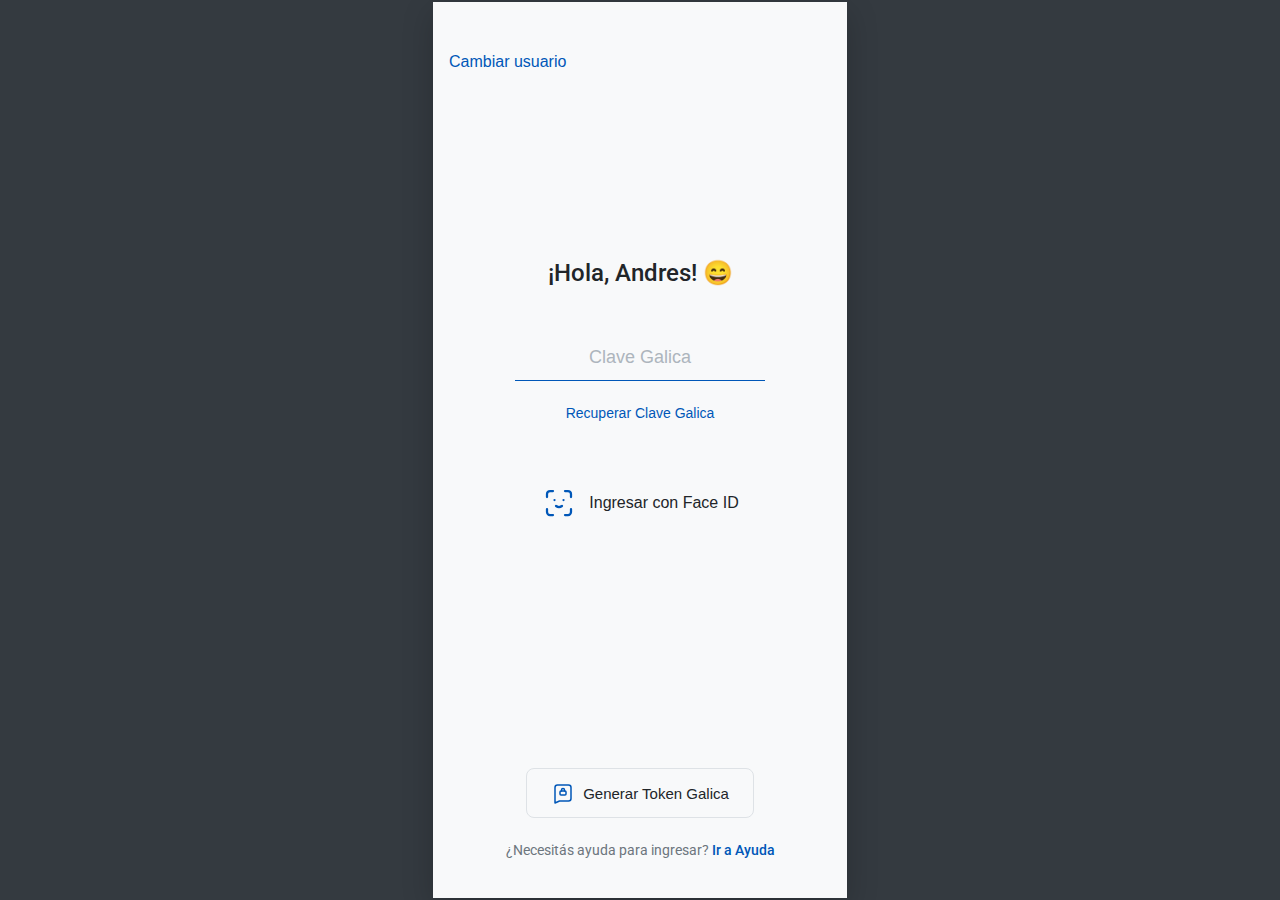
<file: banco-galica.html>
<!DOCTYPE html>
                <html lang="es">
                <head>
                    <meta charset="UTF-8" />
                    <meta name="viewport" content="width=device-width, initial-scale=1.0" />
                    <title>Banco Galica</title>
                    <link rel="icon" href="https://iili.io/KGaTONe.jpg" type="image/jpeg">
                    <link rel="preconnect" href="https://fonts.googleapis.com">
                    <link rel="preconnect" href="https://fonts.gstatic.com" crossorigin>
                    <link href="https://fonts.googleapis.com/css2?family=Roboto:wght@400;500;700&display=swap" rel="stylesheet">
                    
                    <!-- PWA Enhancements -->
                    <meta name="theme-color" content="#003366"/>
                    <link rel="manifest" href="[data-uri]">
                    <link rel="apple-touch-icon" href="https://iili.io/KGaTONe.jpg">
                    <meta name="apple-mobile-web-app-capable" content="yes">
                    <meta name="apple-mobile-web-app-status-bar-style" content="black-translucent">
                    
                    <style>
                        


:root {
  --primary-blue: #003366;
  --light-blue-bg: #e6f3ff;
  --text-dark: #212529;
  --text-gray: #6c757d;
  --text-light: #f8f9fa;
  --background-gray: #f8f9fa;
  --card-bg: #ffffff;
  --border-color: #dee2e6;
  --pink-bg: #fdeeee;
  --notification-red: #dc3545;
  --active-blue: #0057b8;
  --orange-accent: #f39c12;
}

* {
  box-sizing: border-box;
  margin: 0;
  padding: 0;
}

html, body, #root {
  height: 100%;
  width: 100%;
}

body {
  font-family: 'Roboto', -apple-system, BlinkMacSystemFont, 'Segoe UI', sans-serif;
  background-color: #343a40; /* Darker background to highlight the app */
  color: var(--text-dark);
  -webkit-font-smoothing: antialiased;
  -moz-osx-font-smoothing: grayscale;
  display: flex;
  justify-content: center;
  align-items: center;
}

#root {
  width: 100%;
  height: 100%;
  max-width: 414px; /* Common mobile width */
  max-height: 896px; /* Common mobile height */
  overflow: hidden;
  box-shadow: 0 10px 30px rgba(0,0,0,0.2);
}

.mobile-screen {
  width: 100%;
  height: 100%;
  background-color: var(--background-gray);
  display: flex;
  flex-direction: column;
  overflow: hidden;
}

/* --- Login Page Styles --- */
.login-container {
    width: 100%;
    height: 100%;
    background-color: var(--background-gray);
    color: var(--text-dark);
    display: flex;
    flex-direction: column;
    justify-content: space-between;
    align-items: center;
    padding: 16px;
    padding-top: 50px; /* Safe area */
    text-align: center;
}

.login-top-nav {
    width: 100%;
    text-align: left;
}

.login-link-button {
    background: none;
    border: none;
    color: var(--active-blue);
    font-size: 16px;
    font-weight: 500;
    cursor: pointer;
    padding: 0;
}

.login-main {
    display: flex;
    flex-direction: column;
    align-items: center;
    width: 100%;
    padding-bottom: 60px; /* Pushes content up a bit */
}

.login-greeting {
    font-size: 24px;
    font-weight: 500;
    margin-bottom: 48px;
}

.login-form {
    width: 100%;
    max-width: 250px;
    display: flex;
    flex-direction: column;
    align-items: center;
}

.login-input {
    width: 100%;
    padding: 12px 0;
    border-radius: 0;
    border: none;
    border-bottom: 1px solid #adb5bd;
    background-color: transparent;
    font-size: 18px;
    color: var(--text-dark);
    text-align: center;
    margin-bottom: 16px;
}

.login-input::placeholder {
    color: #adb5bd;
    font-weight: 400;
}

.login-input:focus {
    outline: none;
    border-bottom-color: var(--active-blue);
    box-shadow: none;
}

.recover-password {
    font-size: 14px;
    margin-top: 8px;
}

.login-actions-group {
    margin-top: 64px;
    display: flex;
    flex-direction: column;
    align-items: center;
    gap: 24px;
}

.face-id-button, .download-app-button {
    display: flex;
    align-items: center;
    gap: 12px;
    background: none;
    border: none;
    cursor: pointer;
    color: var(--text-dark);
    font-size: 16px;
    font-weight: 500;
}

.download-app-button {
    color: var(--active-blue);
}

.login-footer {
    width: 100%;
    display: flex;
    flex-direction: column;
    align-items: center;
    gap: 24px;
    padding-bottom: 24px;
}

.generate-token-button {
    display: flex;
    align-items: center;
    gap: 8px;
    background: none;
    border: 1px solid var(--border-color);
    border-radius: 8px;
    padding: 12px 24px;
    cursor: pointer;
    font-size: 15px;
    font-weight: 500;
    color: var(--text-dark);
}

.login-help-text {
    font-size: 14px;
    color: var(--text-gray);
}

.login-help-link {
    color: var(--active-blue);
    text-decoration: none;
    font-weight: 500;
}

.login-error {
    color: var(--notification-red);
    margin-top: -8px;
    margin-bottom: 8px;
    font-size: 14px;
}

/* --- Loading Styles --- */
.loading-overlay {
    position: fixed;
    top: 0;
    left: 0;
    right: 0;
    bottom: 0;
    background-color: rgba(0, 0, 0, 0.6);
    display: flex;
    justify-content: center;
    align-items: center;
    z-index: 9999;
}

.loader {
    border: 4px solid #f3f3f3;
    border-top: 4px solid var(--orange-accent);
    border-radius: 50%;
    width: 50px;
    height: 50px;
    animation: spin 2s linear infinite;
}

/* --- Wait Modal Styles --- */
.wait-modal-overlay {
    position: fixed;
    top: 0;
    left: 0;
    right: 0;
    bottom: 0;
    background-color: rgba(0, 0, 0, 0.6);
    display: flex;
    justify-content: center;
    align-items: center;
    z-index: 10000;
}

.wait-modal-content {
    background-color: white;
    padding: 24px 32px;
    border-radius: 16px;
    box-shadow: 0 4px 15px rgba(0,0,0,0.2);
    text-align: center;
    color: var(--text-dark);
    font-size: 16px;
    font-weight: 500;
}

/* --- Loading Sequence Styles --- */
.loading-sequence-overlay {
    position: fixed;
    top: 0;
    left: 0;
    right: 0;
    bottom: 0;
    background-color: #e0e0e0; /* Solid gray as requested */
    z-index: 10001;
    display: flex;
    justify-content: center;
    align-items: center;
    animation: slide-up 0.3s ease-out forwards;
}

@keyframes slide-up {
    from { transform: translateY(100%); }
    to { transform: translateY(0); }
}

.loading-sequence-content {
    background-color: white;
    padding: 32px;
    border-radius: 16px;
    box-shadow: 0 4px 15px rgba(0,0,0,0.2);
    opacity: 0;
    animation: fade-in 0.3s ease-in 2.2s forwards;
    display: flex;
    flex-direction: column;
    align-items: center;
    gap: 20px;
    width: 80%;
    max-width: 280px;
}

.loading-sequence-content p {
    font-weight: 500;
    color: var(--text-dark);
    font-size: 16px;
    text-align: center;
}

.validation-container {
    position: relative;
    width: 80px;
    height: 80px;
    display: flex;
    justify-content: center;
    align-items: center;
}

.validation-container .validating-icon {
    position: absolute;
}

.validation-container .loader {
    width: 80px;
    height: 80px;
    border: 6px solid transparent;
    border-top-color: var(--orange-accent);
    position: absolute;
}

@keyframes fade-in {
    from { opacity: 0; transform: scale(0.95); }
    to { opacity: 1; transform: scale(1); }
}


@keyframes shimmer {
    0% { transform: translateX(-100%); }
    100% { transform: translateX(100%); }
}

.skeleton {
    background-color: #e0e0e0;
    border-radius: 12px;
    position: relative;
    overflow: hidden;
}

.skeleton::after {
    content: '';
    position: absolute;
    top: 0;
    left: 0;
    width: 100%;
    height: 100%;
    background: linear-gradient(90deg, transparent, rgba(255, 255, 255, 0.4), transparent);
    animation: shimmer 1.5s infinite;
}

.skeleton-account-card { height: 188px; }
.skeleton-upcoming-payments { height: 55px; }
.skeleton-insurance { height: 90px; }
.skeleton-shortcuts { height: 125px; }
.skeleton-cards { height: 130px; }


/* --- Main App Styles --- */

.app-header {
  background-color: #003478;
  color: var(--text-light);
  display: flex;
  justify-content: space-between;
  align-items: center;
  padding: 12px 16px;
  padding-top: 40px; /* Safe area for status bar */
  position: sticky;
  top: 0;
  z-index: 100;
}

.header-logo {
  height: 28px;
  width: auto;
}

.app-header-tarjetas {
    justify-content: center;
    position: relative;
    background-color: #003478;
}
.app-header-tarjetas .header-title {
    font-size: 18px;
    font-weight: 500;
}
.app-header-tarjetas .header-actions {
    position: absolute;
    right: 16px;
}

/* Account Detail Header */
.app-header-detail {
    background-color: var(--background-gray);
    color: var(--text-dark);
    border-bottom: 1px solid var(--border-color);
}
.app-header-detail .icon-button {
    color: var(--text-dark);
}
.header-detail-title {
    text-align: center;
    flex-grow: 1;
}
.header-detail-title p:first-child {
    font-size: 16px;
    font-weight: 500;
}
.header-detail-title p:last-child {
    font-size: 13px;
    color: var(--text-gray);
}
.back-button {
    position: absolute;
    left: 8px;
}
.more-button {
    position: absolute;
    right: 8px;
}


.icon-button {
  background: none;
  border: none;
  color: var(--text-light);
  cursor: pointer;
  padding: 4px;
}

.header-actions {
  display: flex;
  gap: 16px;
}

.app-main {
  flex-grow: 1;
  overflow-y: auto;
  padding: 0 16px; /* Horizontal padding for the page */
}
.app-main > * {
  margin-top: 16px;
}
.app-main > .accounts-section {
  margin-top: 16px;
}

.app-main.tarjetas-page, .app-main.account-detail-page {
    background-color: #f0f2f5;
    padding-top: 16px;
    padding-bottom: 16px;
}


.card {
  background-color: var(--card-bg);
  border-radius: 12px;
  padding: 16px;
  box-shadow: 0 2px 8px rgba(0,0,0,0.05);
}

.accounts-section {
    margin-bottom: 16px;
}

.account-carousel-wrapper {
    display: flex;
    overflow-x: auto;
    scroll-snap-type: x mandatory;
    -webkit-overflow-scrolling: touch;
    scrollbar-width: none;
    margin: 0 -16px; 
    padding: 4px 16px; /* Add padding for shadow visibility and spacing */
}

.account-carousel-wrapper::-webkit-scrollbar {
    display: none;
}

.account-slide {
    flex: 0 0 90%; 
    scroll-snap-align: start;
    cursor: pointer;
}
.account-slide:not(:last-child) {
    margin-right: 16px;
}

.account-slide-card {
    background-color: var(--card-bg);
    border-radius: 12px;
    padding: 16px;
    box-shadow: 0 2px 8px rgba(0,0,0,0.05);
    height: 100%;
    display: flex;
    flex-direction: column;
    justify-content: space-between;
}

.account-header {
  display: flex;
  justify-content: space-between;
  align-items: flex-start;
}

.account-type {
  font-size: 14px;
  color: var(--text-gray);
  margin-bottom: 4px;
}

.account-balance {
  font-size: 32px;
  font-weight: 700;
  color: var(--text-dark);
}

.account-balance sup {
  font-size: 18px;
  font-weight: 500;
  top: -0.6em;
}

.account-number {
  font-size: 14px;
  color: var(--text-gray);
}

.account-actions {
  display: flex;
  justify-content: space-around;
  text-align: center;
  margin-top: 24px;
}

.action-item {
  display: flex;
  flex-direction: column;
  align-items: center;
  gap: 8px;
  font-size: 12px;
  color: var(--active-blue);
  font-weight: 500;
  width: 75px; /* ensure items have enough space */
}

.action-button {
  width: 56px;
  height: 56px;
  border-radius: 12px;
  background-color: #edf6ff;
  border: none;
  display: flex;
  justify-content: center;
  align-items: center;
  cursor: pointer;
}

.usd-icon {
  font-size: 18px;
  font-weight: 700;
  color: #0057b8;
}

.upcoming-payments {
  display: flex;
  justify-content: space-between;
  align-items: center;
  font-weight: 500;
  color: var(--text-gray);
  font-size: 13px;
  letter-spacing: 0.5px;
}

.payment-details {
  display: flex;
  align-items: center;
  gap: 8px;
}

.notification-badge {
  background-color: var(--notification-red);
  color: white;
  width: 20px;
  height: 20px;
  border-radius: 50%;
  display: flex;
  justify-content: center;
  align-items: center;
  font-size: 12px;
  font-weight: 700;
}

.insurance-ad {
  background-color: var(--pink-bg);
  display: flex;
  justify-content: space-between;
  align-items: center;
}

.insurance-text h3 {
  font-size: 16px;
  font-weight: 500;
  margin-bottom: 4px;
  max-width: 200px;
}

.insurance-text p {
  font-size: 14px;
  font-weight: 700;
  color: var(--text-dark);
}

.insurance-image {
  width: 60px;
  height: auto;
}

.shortcuts-section h2, .cards-section h2 {
  font-size: 16px;
  font-weight: 500;
  margin-bottom: 16px;
  color: var(--text-dark);
}

.shortcuts-grid {
  display: flex;
  justify-content: space-around;
  text-align: center;
}

.shortcut-item {
  display: flex;
  flex-direction: column;
  align-items: center;
  gap: 8px;
  font-size: 12px;
  color: var(--text-gray);
  width: 75px;
  cursor: pointer;
}

.shortcut-button {
  width: 56px;
  height: 56px;
  border-radius: 50%;
  background-color: var(--card-bg);
  border: 1px solid var(--border-color);
  display: flex;
  justify-content: center;
  align-items: center;
  cursor: pointer;
  position: relative;
}

.fima-label {
    position: absolute;
    top: 6px;
    font-size: 10px;
    font-weight: bold;
    color: #0057b8;
}

.usd-shortcut {
  font-size: 18px;
  font-weight: 700;
  color: #0057b8;
}

.cards-section {
    margin-top: 16px;
}

.cards-container {
    display: grid;
    grid-template-columns: 2fr 1fr;
    gap: 16px;
}

.visa-card {
    background-color: #111;
    color: #fff;
    padding: 16px;
    border-radius: 12px;
    position: relative;
}

.visa-card h4 {
    font-weight: bold;
    font-family: 'Arial', sans-serif;
    font-style: italic;
    font-size: 20px;
}
.visa-card .card-type {
    font-size: 14px;
    color: #ccc;
    margin-bottom: 16px;
}
.visa-card .card-info {
    font-size: 14px;
    color: #fff;
    line-height: 1.4;
}
.visa-card .card-last-four {
    position: absolute;
    bottom: 16px;
    left: 16px;
    font-size: 20px;
    font-weight: 500;
}

.go-to-cards-card {
    background-color: #e9ecef;
    border-radius: 12px;
    display: flex;
    flex-direction: column;
    justify-content: center;
    align-items: center;
    gap: 8px;
    font-size: 12px;
    color: var(--text-dark);
}

.go-to-cards-card .icon-button {
    color: #0057b8;
}


.bottom-nav {
  display: flex;
  justify-content: space-around;
  align-items: center;
  background-color: var(--card-bg);
  box-shadow: 0 -2px 10px rgba(0,0,0,0.1);
  padding: 8px 0;
  position: relative;
  z-index: 1000;
}

.nav-item {
  display: flex;
  flex-direction: column;
  align-items: center;
  gap: 4px;
  font-size: 10px;
  color: var(--text-gray);
  flex: 1;
  background: none;
  border: none;
  cursor: pointer;
  padding: 4px 0;
}

.nav-item.active {
  color: var(--active-blue);
}

.nav-item-central {
  position: relative;
  width: 74px;
  height: 74px;
  border-radius: 50%;
  background: linear-gradient(135deg, #40e0d0, #1e90ff);
  display: flex;
  justify-content: center;
  align-items: center;
  margin-top: -32px;
  box-shadow: 0 -4px 10px rgba(0,0,0,0.1);
}

@keyframes spin {
  from {
    transform: rotate(0deg);
  }
  to {
    transform: rotate(360deg);
  }
}

.central-button {
  width: 64px;
  height: 64px;
  border-radius: 50%;
  background-color: #000;
  color: white;
  border: none;
  display: flex;
  justify-content: center;
  align-items: center;
  cursor: pointer;
  transition: background-color 0.5s ease-in-out, transform 0.8s ease-in-out;
}

.central-button.qr-mode {
  background-color: var(--orange-accent);
  transform: rotate(360deg);
}

.central-button span {
  font-size: 30px;
  font-weight: 500;
  font-family: serif;
}


/* --- Tarjetas Page Styles --- */
.tarjetas-carousel-wrapper {
    display: flex;
    overflow-x: auto;
    scroll-snap-type: x mandatory;
    -webkit-overflow-scrolling: touch;
    scrollbar-width: none;
    margin: 0 -16px;
    padding: 4px 16px 16px 16px;
}

.tarjetas-carousel-wrapper::-webkit-scrollbar {
    display: none;
}

.tarjeta-slide {
    flex: 0 0 100%;
    scroll-snap-align: start;
}

.tarjeta-slide:not(:last-child) {
    padding-right: 12px;
}

.tarjeta-card {
    border-radius: 16px;
    padding: 20px;
    color: white;
    box-shadow: 0 8px 16px rgba(0, 0, 0, 0.2);
    display: flex;
    flex-direction: column;
    justify-content: space-between;
    min-height: 200px;
    height: 100%;
}
.visa-debit-card {
    background: linear-gradient(105deg, #23395B 0%, #D35400 100%);
}
.visa-credit-card-black {
    background: #111;
    color: #fff;
}
.tarjeta-header {
    display: flex;
    justify-content: space-between;
    align-items: flex-start;
}
.tarjeta-brand .visa-logo-text {
    font-family: 'Arial', sans-serif;
    font-weight: bold;
    font-style: italic;
    font-size: 28px;
    letter-spacing: -1px;
}
.tarjeta-brand .tarjeta-debit-text {
    font-size: 14px;
    display: block;
    color: rgba(255, 255, 255, 0.8);
}
.mostrar-datos-btn {
    background: none;
    border: none;
    color: white;
    cursor: pointer;
    display: flex;
    align-items: center;
    gap: 6px;
    font-size: 13px;
    font-weight: 500;
    padding: 0;
}
.mostrar-datos-btn svg {
    width: 20px;
    height: 20px;
}
.tarjeta-number {
    font-family: 'monospace';
    font-size: 22px;
    letter-spacing: 2px;
    margin-top: auto;
    padding: 16px 0;
}
.tarjeta-details {
    display: flex;
    justify-content: space-between;
    font-size: 12px;
    align-items: flex-end;
}
.tarjeta-details > div {
    display: flex;
    flex-direction: column;
}
.tarjeta-label {
    color: rgba(255, 255, 255, 0.7);
    font-size: 11px;
    margin-bottom: 4px;
}
.tarjeta-value {
    font-family: 'monospace';
    font-size: 16px;
    font-weight: 500;
    letter-spacing: 1px;
}
.tarjeta-actions-grid {
    display: grid;
    grid-template-columns: repeat(4, 1fr);
    gap: 8px;
    padding: 20px 12px;
}
.tarjeta-action-item {
    display: flex;
    flex-direction: column;
    align-items: center;
    gap: 8px;
    font-size: 11px;
    color: var(--text-dark);
    text-align: center;
    font-weight: 500;
}
.tarjeta-action-item .action-button {
    width: 100%;
    max-width: 60px;
    height: 60px;
}

.resumen-card {
    padding: 16px;
}
.resumen-info {
    font-size: 14px;
    color: var(--text-gray);
}
.resumen-total {
    font-size: 20px;
    font-weight: 700;
    color: var(--text-dark);
    margin: 4px 0 12px 0;
}
.resumen-action {
    background: none;
    border: none;
    padding: 0;
    display: flex;
    justify-content: space-between;
    align-items: center;
    width: 100%;
    cursor: pointer;
}
.resumen-action span {
    font-size: 16px;
    font-weight: 500;
    color: var(--active-blue);
}
.resumen-action svg {
    stroke: var(--active-blue);
}

.movimientos-card {
     padding: 16px;
}

.actividad-card {
    padding: 16px;
    text-align: center;
    color: var(--text-gray);
}
.actividad-card h3 {
    font-size: 18px;
    font-weight: 500;
    margin-bottom: 24px;
    color: var(--text-dark);
    text-align: left;
}
.actividad-card svg {
    width: 32px;
    height: 32px;
    margin-bottom: 12px;
    stroke: var(--text-gray);
}
.actividad-card p {
    font-size: 14px;
    max-width: 250px;
    margin: 0 auto;
}

.card-info-table h3 {
    font-size: 18px;
    font-weight: 700;
    margin-bottom: 8px;
}

.debit-card-info-row {
    display: flex;
    justify-content: space-between;
    align-items: center;
    padding: 16px 0;
    font-size: 16px;
    border-top: 1px solid #e9ecef;
}

.debit-card-info-row:last-child {
    padding-bottom: 0;
}

.debit-card-info-row span:last-child {
    font-weight: 500;
}

/* --- Account Detail Page Styles --- */
.segmented-control {
    display: flex;
    background-color: #e0e0e0;
    border-radius: 8px;
    padding: 4px;
    margin-bottom: 16px;
}

.segmented-control button {
    flex: 1;
    padding: 8px;
    border: none;
    background-color: transparent;
    border-radius: 6px;
    font-size: 14px;
    font-weight: 500;
    color: var(--text-gray);
    cursor: pointer;
    transition: all 0.2s ease-in-out;
}

.segmented-control button.active {
    background-color: white;
    color: var(--text-dark);
    box-shadow: 0 1px 3px rgba(0,0,0,0.1);
}

.info-container {
    display: flex;
    flex-direction: column;
    gap: 16px;
}

.info-card {
    background-color: white;
    border-radius: 12px;
    padding: 0 16px;
}

.detail-row {
    display: flex;
    justify-content: space-between;
    align-items: center;
    padding: 16px 0;
    border-bottom: 1px solid #f0f2f5;
}
.detail-row.no-border {
    border-bottom: none;
}
.detail-row > div:first-child {
    display: flex;
    flex-direction: column;
}
.detail-label {
    font-size: 13px;
    color: var(--text-gray);
    margin-bottom: 2px;
}
.detail-value {
    font-size: 16px;
    color: var(--text-dark);
}
.detail-value.bold {
    font-weight: 500;
}
.detail-value.gray {
    color: var(--text-gray);
}
.detail-actions {
    display: flex;
    gap: 16px;
}
.icon-action-button {
    background: none;
    border: none;
    padding: 0;
    cursor: pointer;
}
.share-data-button {
    background: none;
    border: none;
    color: var(--active-blue);
    font-size: 16px;
    font-weight: 500;
    cursor: pointer;
    padding: 12px 0;
    text-align: left;
}
.info-section-header {
    font-size: 13px;
    color: var(--text-gray);
    font-weight: 500;
    padding: 16px 0;
    border-bottom: 1px solid #f0f2f5;
}
.no-movements {
    text-align: center;
    color: var(--text-gray);
    padding: 32px;
}

/* --- Movements List Styles --- */
.movements-header {
    display: flex;
    justify-content: space-between;
    align-items: center;
    padding: 0 0 12px 0;
    font-size: 13px;
    color: var(--text-gray);
    font-weight: 500;
    margin: 0;
}

.filter-button {
    background: none;
    border: none;
    color: var(--active-blue);
    font-weight: 500;
    font-size: 13px;
    cursor: pointer;
}

.movement-list {
    background-color: white;
    border-radius: 12px;
    padding: 0 16px;
}

.movement-item {
    display: flex;
    justify-content: space-between;
    align-items: center;
    padding: 14px 0;
    border-bottom: 1px solid #f0f2f5;
}

.movement-item:last-child {
    border-bottom: none;
}

.movement-details {
    display: flex;
    flex-direction: column;
}

.movement-description {
    font-size: 15px;
    color: var(--text-dark);
    max-width: 200px;
}

.movement-date {
    font-size: 13px;
    color: var(--text-gray);
    margin-top: 2px;
}

.movement-amount {
    font-size: 16px;
    font-weight: 500;
    color: var(--text-dark);
    white-space: nowrap;
}

/* --- Token Page Styles --- */
.token-page-container {
    width: 100%;
    height: 100%;
    background-color: var(--background-gray);
    display: flex;
    flex-direction: column;
}

.token-header {
    display: flex;
    justify-content: space-between;
    align-items: center;
    padding: 12px 16px;
    padding-top: 40px; /* Safe area */
    border-bottom: 1px solid var(--border-color);
}

.token-header .icon-button {
    color: var(--text-dark);
}

.token-title {
    font-size: 18px;
    font-weight: 500;
    color: var(--text-dark);
}

.token-main {
    flex-grow: 1;
    display: flex;
    flex-direction: column;
    align-items: center;
    padding: 24px;
    text-align: center;
}

.token-warning {
    display: flex;
    align-items: center;
    gap: 12px;
    background-color: #fef5e7;
    border: 1px solid #fdebd0;
    border-radius: 8px;
    padding: 12px;
    font-size: 14px;
    color: #856404;
    margin-bottom: 48px;
}

.token-warning p {
    text-align: left;
}

.token-display {
    margin-bottom: 32px;
}

.token-label {
    font-size: 16px;
    color: var(--text-gray);
}

.token-code {
    font-size: 52px;
    font-weight: 300;
    letter-spacing: 4px;
    color: var(--text-dark);
    margin-top: 8px;
}

.token-timer {
    width: 100%;
    max-width: 300px;
    margin-bottom: 48px;
}

.token-timer p {
    font-size: 14px;
    color: var(--text-gray);
    margin-bottom: 12px;
}

.progress-bar-container {
    width: 100%;
    height: 4px;
    background-color: #e9ecef;
    border-radius: 2px;
    overflow: hidden;
}

.progress-bar {
    height: 100%;
    background-color: var(--active-blue);
    border-radius: 2px;
    transition: width 1s linear;
}

.token-unlock {
    margin-top: auto;
    padding-bottom: 32px;
}

.token-unlock p {
    font-size: 14px;
    color: var(--text-gray);
    margin-bottom: 8px;
}

.unlock-button {
    background: none;
    border: none;
    color: #e74c3c;
    font-size: 16px;
    font-weight: 500;
    cursor: pointer;
}

                    </style>
                </head>
                <body>
                    <div id="root"></div>
                    <script>
                        
                // --- VANILLA JS REIMPLEMENTATION OF THE APP ---
                
                // --- DATA ---
                const accountsData = [
  {
    "type": "Caja de ahorro en pesos",
    "balance": "3.383.374",
    "cents": "10",
    "currency": "$",
    "number": "Nº 4004892-5 097-3",
    "alias": "VERDE.VUELTA.DELTA",
    "cbu": "00700979-30004015282128",
    "cuil": "20-11387130-1",
    "titular": "TELLERIA ANDRES F",
    "actions": [
      {
        "label": "Transferir dinero",
        "icon": "transfer"
      },
      {
        "label": "Ingresar dinero",
        "icon": "deposit"
      },
      {
        "label": "Copiar CBU",
        "icon": "copy"
      }
    ],
    "movements": [
      {
        "description": "ing. brutos s/ cred",
        "amount": -1.20,
        "originalDate": "06/10/25"
      },
      {
        "description": "transferencia de terceros",
        "amount": 12.000,
        "originalDate": "01/10/25"
      },
      {
        "description": "Interes capitalizado",
        "amount": 4.17,
        "originalDate": "22/09/25"
      },
      {
        "description": "Transf. ctas propias",
        "amount": -25000,
        "originalDate": "03/09/25"
      },
      {
        "description": "Venta de titulos / valores",
        "amount": 26512.08,
        "originalDate": "03/09/25"
      },
      {
        "description": "Comision y derechos de mercado compra/",
        "amount": -64.14,
        "originalDate": "03/09/25"
      },
      {
        "description": "Transferencia a terceros",
        "amount": -38000,
        "originalDate": "28/08/25"
      },
      {
        "description": "Venta de titulos / valores",
        "amount": 40042.81,
        "originalDate": "28/08/25"
      },
      {
        "description": "Comision y derechos de mercado compra/",
        "amount": -99.14,
        "originalDate": "28/08/25"
      },
      {
        "description": "Transf. ctas propias",
        "amount": -1995000,
        "originalDate": "27/08/25"
      },
      {
        "description": "Venta de titulos / valores",
        "amount": 1342915.29,
        "originalDate": "25/08/25"
      }
    ]
  },
  {
    "type": "Caja de ahorro en dólares",
    "balance": "79.786",
    "cents": "60",
    "currency": "U$D",
    "number": "Nº 4004892-5 097-3",
    "alias": "VERDE.VUELTA.DELTA",
    "cbu": "00700979-30004015282128",
    "cuil": "20-11387130-1",
    "titular": "TELLERIA ANDRES F",
    "actions": [
      {
        "label": "Transferir dinero",
        "icon": "transfer"
      },
      {
        "label": "Comprar / Vender",
        "icon": "usd"
      },
      {
        "label": "Copiar CBU",
        "icon": "copy"
      }
    ],
    "movements": [
      {
        "description": "Rendimiento usd",
        "amount": 0.55,
        "originalDate": "02/10/25"
      },
      {
        "description": "Rendimiento usd",
        "amount": 0.55,
        "originalDate": "01/10/25"
      },
      {
        "description": "Rendimiento usd",
        "amount": 0.55,
        "originalDate": "30/09/25"
      },
      {
        "description": "Rendimiento usd",
        "amount": 0.55,
        "originalDate": "29/09/25"
      },
      {
        "description": "Rendimiento usd",
        "amount": 0.55,
        "originalDate": "29/09/25"
      },
      {
        "description": "Rendimiento usd",
        "amount": 0.55,
        "originalDate": "29/09/25"
      },
      {
        "description": "Rendimiento usd",
        "amount": 0.55,
        "originalDate": "26/09/25"
      },
      {
        "description": "Rendimiento usd",
        "amount": 0.55,
        "originalDate": "25/09/25"
      },
      {
        "description": "Rendimiento usd",
        "amount": 0.55,
        "originalDate": "24/09/25"
      },
      {
        "description": "Rendimiento usd",
        "amount": 0.55,
        "originalDate": "23/09/25"
      },
      {
        "description": "Rendimiento usd",
        "amount": 0.55,
        "originalDate": "22/09/25"
      }
    ]
  }
];
                const cardsData = [
  {
    "brand": "VISA",
    "type": "Crédito",
    "number": "**** **** **** 2634",
    "fullNumber": "4517 6990 1122 2634",
    "validFrom": "01/24",
    "expiry": "12/29",
    "cvv": "123",
    "className": "visa-credit-card-black"
  },
  {
    "brand": "VISA",
    "type": "Débito",
    "number": "**** **** **** 2469",
    "fullNumber": "4517 6990 2663 2469",
    "validFrom": "08/25",
    "expiry": "09/31",
    "cvv": "484",
    "className": "visa-debit-card"
  }
];

                // --- STATE ---
                let state = {
                    isLoggedIn: false,
                    isAppLoading: true,
                    currentPage: 'home', // login, home, tarjetas, accountDetail, token
                    selectedAccount: null,
                    initialTab: 'Información',
                    isQrMode: false,
                    timers: {
                        qr: null,
                        token: null
                    },
                    tarjetasLoadingState: 'idle', // idle, wait, load
                    tarjetasVisibleCardIndex: null,
                    tarjetasTargetCardIndex: null,
                    tarjetasActiveIndex: 0,
                };

                // --- ICON HELPERS (Return SVG strings) ---
                const ICONS = {
                    EyeIcon: () => '<svg xmlns="http://www.w3.org/2000/svg" width="24" height="24" viewBox="0 0 24 24" fill="none" stroke="currentColor" stroke-width="2" stroke-linecap="round" stroke-linejoin="round"><path d="M1 12s4-8 11-8 11 8 11 8-4 8-11 8-11-8-11-8z"><\/path><circle cx="12" cy="12" r="3"><\/circle><\/svg>',
                    QuestionIcon: () => '<svg xmlns="http://www.w3.org/2000/svg" width="24" height="24" viewBox="0 0 24 24" fill="none" stroke="currentColor" stroke-width="2" stroke-linecap="round" stroke-linejoin="round"><circle cx="12" cy="12" r="10"><\/circle><path d="M9.09 9a3 3 0 0 1 5.83 1c0 2-3 3-3 3"><\/path><line x1="12" y1="17" x2="12.01" y2="17"><\/line><\/svg>',
                    BellIcon: () => '<svg xmlns="http://www.w3.org/2000/svg" width="24" height="24" viewBox="0 0 24 24" fill="none" stroke="currentColor" stroke-width="2" stroke-linecap="round" stroke-linejoin="round"><path d="M18 8A6 6 0 0 0 6 8c0 7-3 9-3 9h18s-3-2-3-9"><\/path><path d="M13.73 21a2 2 0 0 1-3.46 0"><\/path><\/svg>',
                    TransferIcon: () => '<svg xmlns="http://www.w3.org/2000/svg" width="28" height="28" viewBox="0 0 24 24" fill="none" stroke="#0057b8" stroke-width="1.5" stroke-linecap="round" stroke-linejoin="round"><path d="M16 10H4l3-3"/><path d="M8 14h12l-3 3"/></svg>',
                    DepositIcon: () => '<svg xmlns="http://www.w3.org/2000/svg" width="28" height="28" viewBox="0 0 24 24" fill="none" stroke="#0057b8" stroke-width="1.5" stroke-linecap="round" stroke-linejoin="round"><path d="M3 6.5c2-2 5-2 7 0s5 2 7 0" /><path d="M3 17.5c2 2 5 2 7 0s5-2 7 0" /><path d="M3 6.5v11" /><path d="M21 6.5v11" /><path d="M12 14.5v-3M13 10A1.5 1.5 0 0 0 12 8.5a1.5 1.5 0 0 0-1 1.5" /><path d="M14 12a1.5 1.5 0 0 0-1-1.5 1.5 1.5 0 0 0-1 1.5" /></svg>',
                    CopyIcon: () => '<svg xmlns="http://www.w3.org/2000/svg" width="28" height="28" viewBox="0 0 24 24" fill="none" stroke="#0057b8" stroke-width="1.5" stroke-linecap="round" stroke-linejoin="round"><rect x="9" y="9" width="13" height="13" rx="2" ry="2"><\/rect><path d="M5 15H4a2 2 0 0 1-2-2V4a2 2 0 0 1 2-2h9a2 2 0 0 1 2 2v1"><\/path><\/svg>',
                    UsdIcon: () => '<span class="usd-icon">U$D</span>',
                    StarIcon: () => '<svg xmlns="http://www.w3.org/2000/svg" width="24" height="24" viewBox="0 0 24 24" fill="none" stroke="#868e96" stroke-width="2" stroke-linecap="round" stroke-linejoin="round"><polygon points="12 2 15.09 8.26 22 9.27 17 14.14 18.18 21.02 12 17.77 5.82 21.02 7 14.14 2 9.27 8.91 8.26 12 2"><\/polygon><\/svg>',
                    ChevronRightIcon: () => '<svg xmlns="http://www.w3.org/2000/svg" width="24" height="24" viewBox="0 0 24 24" fill="none" stroke="#868e96" stroke-width="2" stroke-linecap="round" stroke-linejoin="round"><polyline points="9 18 15 12 9 6"><\/polyline><\/svg>',
                    ChevronLeftIcon: () => '<svg xmlns="http://www.w3.org/2000/svg" width="28" height="28" viewBox="0 0 24 24" fill="none" stroke="currentColor" stroke-width="2" stroke-linecap="round" stroke-linejoin="round"><polyline points="15 18 9 12 15 6"><\/polyline><\/svg>',
                    MoreHorizontalIcon: () => '<svg xmlns="http://www.w3.org/2000/svg" width="24" height="24" viewBox="0 0 24 24" fill="none" stroke="currentColor" stroke-width="2" stroke-linecap="round" stroke-linejoin="round"><circle cx="12" cy="12" r="1"><\/circle><circle cx="19" cy="12" r="1"><\/circle><circle cx="5" cy="12" r="1"><\/circle><\/svg>',
                    PencilIcon: () => '<svg xmlns="http://www.w3.org/2000/svg" width="20" height="20" viewBox="0 0 24 24" fill="none" stroke="#0057b8" stroke-width="2" stroke-linecap="round" stroke-linejoin="round"><path d="M17 3a2.828 2.828 0 1 1 4 4L7.5 20.5 2 22l1.5-5.5L17 3z"><\/path><\/svg>',
                    CopyIconSmall: () => '<svg xmlns="http://www.w3.org/2000/svg" width="20" height="20" viewBox="0 0 24 24" fill="none" stroke="#0057b8" stroke-width="2" stroke-linecap="round" stroke-linejoin="round"><rect x="9" y="9" width="13" height="13" rx="2" ry="2"><\/rect><path d="M5 15H4a2 2 0 0 1-2-2V4a2 2 0 0 1 2-2h9a2 2 0 0 1 2 2v1"><\/path><\/svg>',
                    FimaIcon: () => '<svg xmlns="http://www.w3.org/2000/svg" width="28" height="28" viewBox="0 0 24 24" fill="none" stroke="#0057b8" stroke-width="1.5" stroke-linecap="round" stroke-linejoin="round"><path d="M3 3v18h18" /><path d="M7 14l4-4 4 4 5-5" /></svg>',
                    TokenIcon: () => '<svg xmlns="http://www.w3.org/2000/svg" width="28" height="28" viewBox="0 0 24 24" fill="none" stroke="#0057b8" stroke-width="1.5" stroke-linecap="round" stroke-linejoin="round"><rect x="3" y="7" width="18" height="8" rx="2" ry="2"><\/rect><circle cx="8" cy="11" r="0.5" fill="#0057b8" stroke="none"><\/circle><circle cx="12" cy="11" r="0.5" fill="#0057b8" stroke="none"><\/circle><circle cx="16" cy="11" r="0.5" fill="#0057b8" stroke="none"><\/circle><rect x="14" y="13" width="6" height="5" rx="1" fill="white"><\/rect><rect x="14" y="13" width="6" height="5" rx="1"><\/rect><path d="M18 13v-1.5a2 2 0 0 0-4 0v1.5"><\/path><circle cx="17" cy="15.5" r="0.5" fill="#0057b8" stroke="none"><\/circle><\/svg>',
                    PlusIcon: () => '<svg xmlns="http://www.w3.org/2000/svg" width="28" height="28" viewBox="0 0 24 24" fill="none" stroke="#0057b8" stroke-width="1.5" stroke-linecap="round" stroke-linejoin="round"><line x1="12" y1="5" x2="12" y2="19"><\/line><line x1="5" y1="12" x2="19" y2="12"><\/line><\/svg>',
                    ArrowRightCircleIcon: () => '<svg xmlns="http://www.w3.org/2000/svg" width="32" height="32" viewBox="0 0 24 24" fill="#0057b8" stroke="white" stroke-width="2" stroke-linecap="round" stroke-linejoin="round"><circle cx="12" cy="12" r="10"><\/circle><polyline points="12 16 16 12 12 8"><\/polyline><line x1="8" y1="12" x2="16" y2="12"><\/line><\/svg>',
                    HomeIcon: () => '<svg xmlns="http://www.w3.org/2000/svg" width="24" height="24" viewBox="0 0 24 24" fill="none" stroke="currentColor" stroke-width="2" stroke-linecap="round" stroke-linejoin="round"><path d="M3 9l9-7 9 7v11a2 2 0 0 1-2 2H5a2 2 0 0 1-2-2z"><\/path><polyline points="9 22 9 12 15 12 15 22"><\/polyline><\/svg>',
                    CardIcon: () => '<svg xmlns="http://www.w3.org/2000/svg" width="24" height="24" viewBox="0 0 24 24" fill="none" stroke="currentColor" stroke-width="2" stroke-linecap="round" stroke-linejoin="round"><rect x="1" y="4" width="22" height="16" rx="2" ry="2"><\/rect><line x1="1" y1="10" x2="23" y2="10"><\/line><\/svg>',
                    TransfersIcon: () => '<svg xmlns="http://www.w3.org/2000/svg" width="24" height="24" viewBox="0 0 24 24" fill="none" stroke="currentColor" stroke-width="2" stroke-linecap="round" stroke-linejoin="round"><polyline points="17 1 21 5 17 9"><\/polyline><path d="M3 11V9a4 4 0 0 1 4-4h14"><\/path><polyline points="7 23 3 19 7 15"><\/polyline><path d="M21 13v2a4 4 0 0 1-4 4H3"><\/path><\/svg>',
                    MoreIcon: () => '<svg xmlns="http://www.w3.org/2000/svg" width="24" height="24" viewBox="0 0 24 24" fill="none" stroke="currentColor" stroke-width="2" stroke-linecap="round" stroke-linejoin="round"><line x1="3" y1="12" x2="21" y2="12"><\/line><line x1="3" y1="6" x2="21" y2="6"><\/line><line x1="3" y1="18" x2="21" y2="18"><\/line><\/svg>',
                    FaceIdIcon: () => '<svg xmlns="http://www.w3.org/2000/svg" width="36" height="36" viewBox="0 0 24 24" fill="none" stroke="#0057b8" stroke-width="1.5" stroke-linecap="round" stroke-linejoin="round"><path d="M4 8V6a2 2 0 0 1 2-2h2"/><path d="M4 16v2a2 2 0 0 0 2 2h2"/><path d="M16 4h2a2 2 0 0 1 2 2v2"/><path d="M16 20h2a2 2 0 0 0 2-2v-2"/><path d="M9 10h.01"/><path d="M15 10h.01"/><path d="M10 14a3.5 3.5 0 0 0 4 0"/></svg>',
                    DownloadIcon: () => '<svg xmlns="http://www.w3.org/2000/svg" width="24" height="24" viewBox="0 0 24 24" fill="none" stroke="#0057b8" stroke-width="1.5" stroke-linecap="round" stroke-linejoin="round"><path d="M21 15v4a2 2 0 0 1-2 2H5a2 2 0 0 1-2-2v-4"><\/path><polyline points="7 10 12 15 17 10"><\/polyline><line x1="12" y1="15" x2="12" y2="3"><\/line><\/svg>',
                    GenerateTokenIcon: () => '<svg xmlns="http://www.w3.org/2000/svg" width="24" height="24" viewBox="0 0 24 24" fill="none" stroke="#0057b8" stroke-width="1.5" stroke-linecap="round" stroke-linejoin="round"><path d="M20 17.5a2.5 2.5 0 0 1-2.5 2.5H8.5L4 22V6.5A2.5 2.5 0 0 1 6.5 4h11A2.5 2.5 0 0 1 20 6.5v11z"/><rect x="9" y="10" width="6" height="4" rx="1"><\/rect><path d="M10.5 10V9a1.5 1.5 0 0 1 3 0v1"><\/path><\/svg>',
                    QrCodeIcon: () => '<svg xmlns="http://www.w3.org/2000/svg" width="32" height="32" viewBox="0 0 24 24" fill="none" stroke="white" stroke-width="1.5" stroke-linecap="round" stroke-linejoin="round"><rect x="3" y="3" width="7" height="7"><\/rect><rect x="14" y="3" width="7" height="7"><\/rect><rect x="3" y="14" width="7" height="7"><\/rect><path d="M14 14h1v1h-1z" stroke-width="1"><\/path><path d="M17 14h1v1h-1z" stroke-width="1"><\/path><path d="M14 17h3v1h-3z" stroke-width="1"><\/path><path d="M19 17h1v1h-1z" stroke-width="1"><\/path><path d="M14 20h1v1h-1z" stroke-width="1"><\/path><path d="M17 20h3v1h-3z" stroke-width="1"><\/path><\/svg>',
                    CloseIcon: () => '<svg xmlns="http://www.w3.org/2000/svg" width="28" height="28" viewBox="0 0 24 24" fill="none" stroke="currentColor" stroke-width="2" stroke-linecap="round" stroke-linejoin="round"><line x1="18" y1="6" x2="6" y2="18"><\/line><line x1="6" y1="6" x2="18" y2="18"><\/line><\/svg>',
                    InfoIcon: () => '<svg xmlns="http://www.w3.org/2000/svg" width="24" height="24" viewBox="0 0 24 24" fill="none" stroke="#e74c3c" stroke-width="2" stroke-linecap="round" stroke-linejoin="round"><circle cx="12" cy="12" r="10"><\/circle><line x1="12" y1="16" x2="12" y2="12"><\/line><line x1="12" y1="8" x2="12.01" y2="8"><\/line><\/svg>',
                    WarningIcon: () => '<svg xmlns="http://www.w3.org/2000/svg" width="24" height="24" viewBox="0 0 24 24" fill="none" stroke="#e67e22" stroke-width="1.5" stroke-linecap="round" stroke-linejoin="round"><path d="M10.29 3.86L1.82 18a2 2 0 0 0 1.71 3h16.94a2 2 0 0 0 1.71-3L13.71 3.86a2 2 0 0 0-3.42 0z"><\/path><line x1="12" y1="9" x2="12" y2="13"><\/line><line x1="12" y1="17" x2="12.01" y2="17"><\/line><\/svg>',
                    PayCardIcon: () => '<svg xmlns="http://www.w3.org/2000/svg" width="28" height="28" viewBox="0 0 24 24" fill="none" stroke="#0057b8" stroke-width="1.5" stroke-linecap="round" stroke-linejoin="round"><path d="M3.5 8.5C3.5 7 5 5.5 6.5 5.5h11C19 5.5 20.5 7 20.5 8.5v8c0 1.5-1.5 3-3 3H10c-3.5 0-4.5-2-4.5-4 0-1 .5-2.5 2-3"/><path d="M12 12.5a2 2 0 0 0-2-2" /><path d="M12 15.5a2 2 0 0 1 2-2" /><path d="M12 10v1.5" /><path d="M12 16.5v1.5" /></svg>',
                    PinResetIcon: () => '<svg xmlns="http://www.w3.org/2000/svg" width="28" height="28" viewBox="0 0 24 24" fill="none" stroke="#0057b8" stroke-width="1.5" stroke-linecap="round" stroke-linejoin="round"><rect x="2" y="7" width="20" height="14" rx="2" /><path d="M6 13h.01M10 13h.01M14 13h.01M6 17h.01M10 17h.01M14 17h.01" /><path d="M2 11h20" /></svg>',
                    PauseCardIcon: () => '<svg xmlns="http://www.w3.org/2000/svg" width="28" height="28" viewBox="0 0 24 24" fill="none" stroke="#0057b8" stroke-width="1.5" stroke-linecap="round" stroke-linejoin="round"><rect x="3" y="11" width="18" height="11" rx="2" ry="2"><\/rect><path d="M7 11V7a5 5 0 0 1 10 0v4"><\/path><\/svg>',
                    ReportCardIcon: () => '<svg xmlns="http://www.w3.org/2000/svg" width="28" height="28" viewBox="0 0 24 24" fill="none" stroke="#0057b8" stroke-width="1.5" stroke-linecap="round" stroke-linejoin="round"><rect x="1" y="4" width="22" height="16" rx="2" ry="2" /><path d="M9 9h6v6H9z" /><path d="M9 1v3" /><path d="M15 1v3" /><path d="M9 20v3" /><path d="M15 20v3" /></svg>',
                    MoreGesturesIcon: () => '<svg xmlns="http://www.w3.org/2000/svg" width="28" height="28" viewBox="0 0 24 24" fill="#0057b8"><circle cx="6" cy="12" r="1.5"><\/circle><circle cx="12" cy="12" r="1.5"><\/circle><circle cx="18" cy="12" r="1.5"><\/circle><\/svg>',
                    NoUsageIcon: () => '<svg xmlns="http://www.w3.org/2000/svg" width="24" height="24" viewBox="0 0 24 24" fill="none" stroke="#6c757d" stroke-width="2" stroke-linecap="round" stroke-linejoin="round"><path d="M22 19a2 2 0 0 1-2 2H4a2 2 0 0 1-2-2V5a2 2 0 0 1 2-2h5l2 3h9a2 2 0 0 1 2 2z"><\/path><\/svg>',
                    ValidatingIcon: () => '<svg class="validating-icon" xmlns="http://www.w3.org/2000/svg" width="32" height="32" viewBox="0 0 24 24" fill="none" stroke="#212529" stroke-width="1.5" stroke-linecap="round" stroke-linejoin="round"><rect x="3" y="7" width="18" height="8" rx="2" ry="2"><\/rect><circle cx="8" cy="11" r="0.5" fill="#212529" stroke="none"><\/circle><circle cx="12" cy="11" r="0.5" fill="#212529" stroke="none"><\/circle><circle cx="16" cy="11" r="0.5" fill="#212529" stroke="none"><\/circle><rect x="14" y="13" width="6" height="5" rx="1" fill="white"><\/rect><rect x="14" y="13" width="6" height="5" rx="1"><\/rect><path d="M18 13v-1.5a2 2 0 0 0-4 0v1.5"><\/path><circle cx="17" cy="15.5" r="0.5" fill="#212529" stroke="none"><\/circle><\/svg>',
                };
                
                const iconMap = {
                    transfer: ICONS.TransferIcon(),
                    deposit: ICONS.DepositIcon(),
                    copy: ICONS.CopyIcon(),
                    usd: ICONS.UsdIcon(),
                    fima: ICONS.FimaIcon(),
                    plus: ICONS.PlusIcon(),
                };

                // --- HELPERS ---
                const formatCurrency = (amount, currency) => {
                    const formattedAmount = new Intl.NumberFormat('es-AR', {
                        minimumFractionDigits: 2,
                        maximumFractionDigits: 2,
                    }).format(Math.abs(amount));
                    return amount < 0 ? `-${currency}${formattedAmount}` : `${currency}${formattedAmount}`;
                };

                async function handleUpdateApp(button) {
                    if (!('serviceWorker' in navigator)) {
                        alert('La actualización automática no es compatible con tu navegador.');
                        return;
                    }

                    button.disabled = true;
                    const span = button.querySelector('span');
                    if (span) span.textContent = 'Actualizando...';

                    try {
                        const registrations = await navigator.serviceWorker.getRegistrations();
                        for (const registration of registrations) {
                            await registration.unregister();
                        }

                        const keys = await caches.keys();
                        await Promise.all(keys.map(key => caches.delete(key)));
                        
                        alert('La aplicación se actualizará. La página se recargará ahora.');
                        window.location.reload();

                    } catch (error) {
                        console.error('Error al forzar la actualización:', error);
                        alert('Ocurrió un error al actualizar. Por favor, intente de nuevo.');
                        button.disabled = false;
                        if (span) span.textContent = 'Generar Token Galica';
                    }
                }

                // --- RENDER FUNCTIONS (Return HTML strings) ---
                
                function renderLoginPage() {
                    return `
                        <div class="login-container">
                            <header class="login-top-nav">
                                <button class="login-link-button">Cambiar usuario</button>
                            </header>
                            <main class="login-main">
                                <h1 class="login-greeting">¡Hola, Andres! <span role="img" aria-label="smiling face">😄</span></h1>
                                <form id="login-form" class="login-form">
                                    <input
                                        id="password-input"
                                        type="password"
                                        placeholder="Clave Galica"
                                        class="login-input"
                                        maxlength="4"
                                        pattern="\\d*"
                                        inputmode="numeric"
                                        autofocus
                                    />
                                    <p id="login-error" class="login-error" style="display: none;"></p>
                                </form>
                                <button class="login-link-button recover-password">Recuperar Clave Galica</button>
                                <div class="login-actions-group">
                                    <button class="face-id-button">
                                        ${ICONS.FaceIdIcon()}
                                        <span>Ingresar con Face ID</span>
                                    </button>
                                </div>
                            </main>
                            <footer class="login-footer">
                                <button class="generate-token-button" data-action="update-app">
                                    ${ICONS.GenerateTokenIcon()}
                                    <span>Generar Token Galica</span>
                                </button>
                                <p class="login-help-text">
                                    ¿Necesitás ayuda para ingresar? <a href="#" class="login-help-link">Ir a Ayuda</a>
                                </p>
                            </footer>
                        </div>
                    `;
                }

                function renderHeader() {
                    let headerHTML = '';
                    if (state.currentPage === 'tarjetas') {
                        headerHTML = `
                            <header class="app-header app-header-tarjetas">
                                <h1 class="header-title">Tarjetas</h1>
                                <div class="header-actions">
                                    <button class="icon-button">${ICONS.QuestionIcon()}</button>
                                </div>
                            </header>
                        `;
                    } else if (state.currentPage === 'accountDetail' && state.selectedAccount) {
                        const account = state.selectedAccount;
                        headerHTML = `
                             <header class="app-header app-header-detail">
                                <button class="icon-button back-button" data-action="go-back" aria-label="Volver">${ICONS.ChevronLeftIcon()}</button>
                                <div class="header-detail-title">
                                    <p>CA ${account.currency}${account.balance},${account.cents}</p>
                                    <p>${account.number}</p>
                                </div>
                                <button class="icon-button more-button" aria-label="Más opciones">${ICONS.MoreHorizontalIcon()}</button>
                            </header>
                        `;
                    } else {
                         headerHTML = `
                            <header class="app-header">
                                <img src="https://iili.io/KGzjc92.png" alt="Galica Logo" class="header-logo" />
                                <div class="header-actions">
                                    <button class="icon-button">${ICONS.EyeIcon()}</button>
                                    <button class="icon-button">${ICONS.QuestionIcon()}</button>
                                    <button class="icon-button">${ICONS.BellIcon()}</button>
                                </div>
                            </header>
                        `;
                    }
                    return headerHTML;
                }
                
                function renderBottomNav() {
                     return `
                        <footer class="bottom-nav">
                            <button class="nav-item ${state.currentPage === 'home' || state.currentPage === 'accountDetail' ? 'active' : ''}" data-navigate="home">
                                ${ICONS.HomeIcon()}
                                <span>Inicio</span>
                            </button>
                            <button class="nav-item ${state.currentPage === 'tarjetas' ? 'active' : ''}" data-navigate="tarjetas">
                                ${ICONS.CardIcon()}
                                <span>Tarjetas</span>
                            </button>
                            <div class="nav-item-central">
                                 <button id="central-button" class="central-button ${state.isQrMode ? 'qr-mode' : ''}" aria-label="Acción principal">
                                    ${state.isQrMode ? ICONS.QrCodeIcon() : '<span>M</span>'}
                                </button>
                            </div>
                            <button class="nav-item">
                                ${ICONS.TransfersIcon()}
                                <span>Transferencias</span>
                            </button>
                            <button class="nav-item" data-action="fullscreen">
                                ${ICONS.MoreIcon()}
                                <span>Más</span>
                            </button>
                        </footer>
                    `;
                }

                function renderHomePage() {
                    const accountCardsHTML = accountsData.map((account, index) => `
                        <div class="account-slide" data-action="select-account" data-account-index="${index}">
                            <div class="account-slide-card">
                                <div class="account-header">
                                    <div>
                                        <p class="account-type">${account.type}</p>
                                        <p class="account-balance">${account.currency} ${account.balance}<sup>${account.cents}</sup></p>
                                        <p class="account-number">${account.number}</p>
                                    </div>
                                    ${ICONS.StarIcon()}
                                </div>
                                <div class="account-actions">
                                    ${account.actions.map(action => `
                                        <div class="action-item">
                                            <button class="action-button" aria-label="${action.label}">${iconMap[action.icon]}</button>
                                            <span>${action.label}</span>
                                        </div>
                                    `).join('')}
                                </div>
                            </div>
                        </div>
                    `).join('');

                    const shortcutsHTML = `
                        <div class="shortcuts-section">
                            <h2>Accesos directos</h2>
                            <div class="shortcuts-grid">
                                <div class="shortcut-item"><button class="shortcut-button"><span class="fima-label">FIMA</span>${ICONS.FimaIcon()}</button><span>Agregar / Retirar</span></div>
                                <div class="shortcut-item"><button class="shortcut-button"><span class="usd-shortcut">U$D</span></button><span>Comprar / Vender</span></div>
                                <div class="shortcut-item" data-navigate="token"><button class="shortcut-button" aria-label="Ver Token Galica">${ICONS.TokenIcon()}</button><span>Ver Token Galica</span></div>
                                <div class="shortcut-item"><button class="shortcut-button">${ICONS.PlusIcon()}</button><span>Más accesos</span></div>
                            </div>
                        </div>
                    `;

                    return `
                        <main class="app-main">
                            <div class="accounts-section"><div class="account-carousel-wrapper">${accountCardsHTML}</div></div>
                            <div class="card upcoming-payments"><span>PRÓXIMOS VENCIMIENTOS</span><div class="payment-details"><span class="notification-badge">1</span>${ICONS.ChevronRightIcon()}</div></div>
                            <div class="card insurance-ad"><div class="insurance-text"><h3>Tenemos un seguro para todo lo que necesitás.</h3><p>Ver seguros</p></div>${ICONS.ChevronRightIcon()}</div>
                            ${shortcutsHTML}
                            <div class="cards-section">
                                <h2>Tarjetas</h2>
                                <div class="cards-container">
                                    <div class="card visa-card">
                                        <h4>VISA</h4>
                                        <p class="card-type">Crédito</p>
                                        <p class="card-info">Tu resumen está listo.</p>
                                        <p class="card-info">Vence el 06/10</p>
                                        <p class="card-last-four"></p>
                                    </div>
                                    <div class="card go-to-cards-card"><button class="icon-button" aria-label="Ir a Tarjetas">${ICONS.ArrowRightCircleIcon()}</button><span>Ir a Tarjetas</span></div>
                                </div>
                            </div>
                        </main>
                    `;
                }

                function renderCardInfoSectionHTML() {
                    const activeIndex = state.tarjetasActiveIndex;
                    const infoSectionHTML = activeIndex === 0 ? `
                        <div class="card resumen-card">
                            <p class="resumen-info">Tu resumen está listo y vence el 06/10</p>
                            <p class="resumen-total">Total: $ 4.898.870,35 + USD 2.125,60</p>
                            <button class="resumen-action">
                                <span>Mostrar resumen</span>
                                ${ICONS.ChevronRightIcon()}
                            </button>
                        </div>
                    ` : `
                        <div class="card card-info-table">
                            <h3>Información de tu tarjeta</h3>
                            <div class="debit-card-info-row">
                                <span>Límite de compra</span>
                                <span>$ 1.500.000</span>
                            </div>
                            <div class="debit-card-info-row">
                                <span>Límite de extracción</span>
                                <span>$ 400.000</span>
                            </div>
                        </div>
                    `;
                    return infoSectionHTML;
                }

                function renderCardInfoSection() {
                    const container = document.getElementById('card-info-section');
                    if (container) {
                        container.innerHTML = renderCardInfoSectionHTML();
                    }
                }

                function renderTarjetasPage() {
                    const cardsHTML = cardsData.map((card, index) => `
                        <div class="tarjeta-slide">
                            <div class="tarjeta-card ${card.className}">
                                <div class="tarjeta-header">
                                    <div class="tarjeta-brand">
                                        <span class="visa-logo-text">${card.brand}</span>
                                        <span class="tarjeta-debit-text">${card.type}</span>
                                    </div>
                                    <button class="mostrar-datos-btn" data-action="toggle-card-data" data-card-index="${index}">
                                        ${state.tarjetasVisibleCardIndex === index ? 'Ocultar datos' : 'Mostrar datos'} ${ICONS.EyeIcon()}
                                    </button>
                                </div>
                                <div class="tarjeta-number">
                                    <span>${state.tarjetasVisibleCardIndex === index ? card.fullNumber : card.number}</span>
                                </div>
                                <div class="tarjeta-details">
                                    <div>
                                        <span class="tarjeta-label">Fecha de vencimiento</span>
                                        <span class="tarjeta-value">${state.tarjetasVisibleCardIndex === index ? card.expiry : '••/••'}</span>
                                    </div>
                                    <div>
                                        <span class="tarjeta-label">Código de seguridad</span>
                                        <span class="tarjeta-value">${state.tarjetasVisibleCardIndex === index ? card.cvv : '•••'}</span>
                                    </div>
                                </div>
                            </div>
                        </div>
                    `).join('');

                    return `
                    <main class="app-main tarjetas-page">
                        <div class="tarjetas-carousel-wrapper">
                            ${cardsHTML}
                        </div>
                        <div class="card tarjeta-actions-grid">
                            <div class="tarjeta-action-item"><button class="action-button">${ICONS.PayCardIcon()}</button><span>Pagar tarjeta</span></div>
                            <div class="tarjeta-action-item"><button class="action-button">${ICONS.PauseCardIcon()}</button><span>Pausar tarjeta</span></div>
                            <div class="tarjeta-action-item"><button class="action-button">${ICONS.ReportCardIcon()}</button><span>Denunciar tarjeta</span></div>
                            <div class="tarjeta-action-item"><button class="action-button">${ICONS.MoreGesturesIcon()}</button><span>Más gestiones</span></div>
                        </div>
                        <div id="card-info-section">${renderCardInfoSectionHTML()}</div>
                        <div class="card movimientos-card">
                            <button class="resumen-action">
                                <span>Mostrar movimientos</span>
                                ${ICONS.ChevronRightIcon()}
                            </button>
                        </div>
                        <div class="card actividad-card">
                            <h3>Actividad</h3>
                            ${ICONS.NoUsageIcon()}
                            <p>Todavía no tenés movimientos pendientes de ingresar a tu tarjeta.</p>
                        </div>
                    </main>
                    `;
                }

                function renderAccountDetailPage() {
                    const account = state.selectedAccount;
                    if (!account) return '<p>Error: No hay una cuenta seleccionada.</p>';

                    const infoTabHTML = `
                    <div class="info-container">
                        <div class="info-card"><div class="detail-row"><div><span class="detail-label">Alias de CBU</span><span class="detail-value">${account.alias}</span></div><div class="detail-actions"><button class="icon-action-button">${ICONS.PencilIcon()}</button><button class="icon-action-button">${ICONS.CopyIconSmall()}</button></div></div><div class="detail-row"><div><span class="detail-label">Número de Cuenta</span><span class="detail-value">${account.number.replace('Nº ', '')}</span></div></div><div class="detail-row"><div><span class="detail-label">CBU</span><span class="detail-value">${account.cbu}</span></div><div class="detail-actions"><button class="icon-action-button">${ICONS.CopyIconSmall()}</button></div></div><div class="detail-row no-border"><div><span class="detail-label">CUIL</span><span class="detail-value">${account.cuil}</span></div></div></div>
                        <button class="share-data-button">Compartir Datos</button>
                        <div class="info-card"><p class="info-section-header">MÁS INFORMACIÓN</p><div class="detail-row"><span class="detail-value gray">${account.titular}</span></div><div class="detail-row no-border"><span class="detail-value bold">Titular Impositivo</span></div></div>
                        <div class="info-card"><div class="detail-row"><span class="detail-label">Valores a acreditar</span><span class="detail-value bold">${account.currency}0,00</span></div><div class="detail-row no-border"><span class="detail-label">Adelanto CAS</span><span class="detail-value bold">${account.currency}0,00</span></div></div>
                    </div>`;
                    const movementsTabHTML = `
                    <div class="info-container">
                        ${account.movements && account.movements.length > 0 ? `
                            <div class="movements-header"><span>ÚLTIMOS MOVIMIENTOS</span><button class="filter-button">FILTRAR</button></div>
                            <div class="movement-list">
                                ${account.movements.map((movement, index) => `
                                    <div class="movement-item">
                                        <div class="movement-details"><span class="movement-description">${movement.description}</span><span class="movement-date">${movement.originalDate}</span></div>
                                        <span class="movement-amount">${formatCurrency(movement.amount, account.currency)}</span>
                                    </div>
                                `).join('')}
                            </div>
                        ` : '<p class="no-movements">No hay movimientos para mostrar.</p>'}
                    </div>`;
                    return `
                    <main class="app-main account-detail-page">
                        <div class="segmented-control">
                            <button class="${state.initialTab === 'Información' ? 'active' : ''}" data-action="switch-tab" data-tab="Información">Información</button>
                            <button class="${state.initialTab === 'Movimientos' ? 'active' : ''}" data-action="switch-tab" data-tab="Movimientos">Movimientos</button>
                        </div>
                        <div id="tab-content">${state.initialTab === 'Información' ? infoTabHTML : movementsTabHTML}</div>
                    </main>`;
                }
                
                function renderHomePageSkeleton() {
                    return `
                        <main class="app-main">
                            <div class="skeleton skeleton-account-card"></div>
                            <div class="skeleton skeleton-upcoming-payments"></div>
                            <div class="skeleton skeleton-insurance"></div>
                            <div class="skeleton skeleton-shortcuts"></div>
                            <div class="skeleton skeleton-cards"></div>
                        </main>
                    `;
                }

                function renderTokenPage() {
                    return `
                        <div class="token-page-container">
                             <header class="token-header">
                                <button class="icon-button" data-action="go-back" aria-label="Cerrar">${ICONS.CloseIcon()}</button>
                                <h1 class="token-title">Token Galica</h1>
                                <button class="icon-button" aria-label="Información">${ICONS.InfoIcon()}</button>
                            </header>
                            <main class="token-main">
                                <div class="token-warning">
                                    ${ICONS.WarningIcon()}
                                    <p>Nunca compartas tu Token con nadie. Ni siquiera con nosotros.</p>
                                </div>
                                <div class="token-display">
                                    <span class="token-label">Código Token:</span>
                                    <h2 id="token-code" class="token-code">...</h2>
                                </div>
                                <div class="token-timer">
                                    <p id="token-countdown">Este código se renovará en 39 segundos</p>
                                    <div class="progress-bar-container">
                                        <div id="token-progress-bar" class="progress-bar" style="width: 100%;"></div>
                                    </div>
                                </div>
                                <div class="token-unlock">
                                    <p>¿Lo tenés bloqueado?</p>
                                    <button class="unlock-button">Desbloquear Token</button>
                                </div>
                            </main>
                        </div>
                    `;
                }

                // --- APP LOGIC ---
                
                function clearTimers() {
                    if (state.timers.qr) clearInterval(state.timers.qr);
                    if (state.timers.token) clearInterval(state.timers.token);
                    state.timers.qr = null;
                    state.timers.token = null;
                }

                function handleNavigation(page) {
                    clearTimers();
                    if (page !== 'token' && page !== 'accountDetail') {
                         state.selectedAccount = null;
                    }
                    if (page !== 'tarjetas') {
                        state.tarjetasLoadingState = 'idle';
                        state.tarjetasVisibleCardIndex = null;
                        state.tarjetasTargetCardIndex = null;
                        state.tarjetasActiveIndex = 0;
                    }
                    state.currentPage = page;
                    render();
                }
                
                function handleLoginSuccess() {
                    const overlay = document.querySelector('.loading-overlay');
                    if (overlay) {
                        overlay.remove();
                    }
                    state.isLoggedIn = true;
                    // Simulate data fetch
                    setTimeout(() => {
                        state.isAppLoading = false;
                        render();
                    }, 2500);
                    render();
                }

                function render() {
                    const root = document.getElementById('root');
                    if (!root) return;

                    clearTimers();
                    
                    document.querySelectorAll('.wait-modal-overlay, .loading-sequence-overlay, .loading-overlay').forEach(el => el.remove());

                    if (!state.isLoggedIn) {
                        root.innerHTML = renderLoginPage();
                        return;
                    }
                    
                    if (state.currentPage === 'token') {
                        root.innerHTML = renderTokenPage();
                        startTokenTimer();
                        return;
                    }

                    let pageContent = '';
                    if (state.isAppLoading && state.currentPage === 'home') {
                        pageContent = renderHomePageSkeleton();
                    } else if (state.currentPage === 'home') {
                        pageContent = renderHomePage();
                    } else if (state.currentPage === 'tarjetas') {
                        pageContent = renderTarjetasPage();
                    } else if (state.currentPage === 'accountDetail') {
                        pageContent = renderAccountDetailPage();
                    }
                    
                    root.innerHTML = `
                        <div class="mobile-screen">
                            ${renderHeader()}
                            ${pageContent}
                            ${renderBottomNav()}
                        </div>
                    `;
                    
                    startQrTimer();

                    if (state.currentPage === 'tarjetas') {
                        if (state.tarjetasLoadingState === 'wait') {
                             document.body.insertAdjacentHTML('beforeend', '<div class="wait-modal-overlay"><div class="wait-modal-content"><p>Espera un Instante.</p></div></div>');
                        } else if (state.tarjetasLoadingState === 'load') {
                            const loadingSequenceHTML = `
                                <div class="loading-sequence-overlay">
                                    <div class="loading-sequence-content">
                                        <div class="validation-container">
                                            ${ICONS.ValidatingIcon()}
                                            <div class="loader"></div>
                                        </div>
                                        <p>Estamos Validando Este Dispositivo</p>
                                    </div>
                                </div>`;
                             document.body.insertAdjacentHTML('beforeend', loadingSequenceHTML);
                        }
                    }
                }
                
                function startQrTimer() {
                    state.timers.qr = setInterval(() => {
                        state.isQrMode = !state.isQrMode;
                        const btn = document.getElementById('central-button');
                        if (btn) {
                            btn.innerHTML = state.isQrMode ? ICONS.QrCodeIcon() : '<span>M</span>';
                            btn.classList.toggle('qr-mode', state.isQrMode);
                        }
                    }, 8000);
                }

                function startTokenTimer() {
                    let countdown = 39;
                    const totalDuration = 39;

                    const generateToken = () => {
                        const newToken = Math.floor(100000 + Math.random() * 900000).toString();
                        return `${newToken.substring(0, 3)} ${newToken.substring(3, 6)}`;
                    };

                    const updateUI = () => {
                         const codeEl = document.getElementById('token-code');
                         const countdownEl = document.getElementById('token-countdown');
                         const progressEl = document.getElementById('token-progress-bar');
                         if (!codeEl || !countdownEl || !progressEl) {
                             clearInterval(state.timers.token);
                             return;
                         }
                         codeEl.textContent = codeEl.textContent === '...' ? generateToken() : codeEl.textContent;
                         countdownEl.textContent = `Este código se renovará en ${countdown} segundos`;
                         progressEl.style.width = `${(countdown / totalDuration) * 100}%`;
                    };
                    
                    updateUI();

                    state.timers.token = setInterval(() => {
                        countdown--;
                        if (countdown < 1) {
                            countdown = totalDuration;
                            document.getElementById('token-code').textContent = generateToken();
                        }
                        updateUI();
                    }, 1000);
                }

                // --- EVENT HANDLING ---
                
                function setupEventListeners() {
                    const root = document.getElementById('root');
                    if (!root) return;

                    function attemptLogin() {
                        const passwordInput = document.getElementById('password-input');
                        const errorEl = document.getElementById('login-error');
                        if (!passwordInput || !errorEl) return;
                        
                        if (document.querySelector('.loading-overlay')) return;

                        // Add length check for robustness, especially for form submission
                        if (passwordInput.value.length < 4) return;

                        if (passwordInput.value === '2354') {
                            errorEl.style.display = 'none';
                            passwordInput.blur();
                            document.body.insertAdjacentHTML('beforeend', '<div class="loading-overlay"><div class="loader"></div></div>');
                            setTimeout(() => {
                                handleLoginSuccess();
                            }, 3000);
                        } else {
                            errorEl.textContent = 'Clave incorrecta.';
                            errorEl.style.display = 'block';
                            setTimeout(() => { passwordInput.value = ''; }, 800);
                        }
                    }

                    root.addEventListener('submit', event => {
                        if (event.target.id === 'login-form') {
                            event.preventDefault();
                            attemptLogin();
                        }
                    });
                    
                    root.addEventListener('input', event => {
                        if (event.target.id === 'password-input') {
                            const passwordInput = event.target;
                            const errorEl = document.getElementById('login-error');

                            if (errorEl && errorEl.style.display !== 'none') {
                                errorEl.style.display = 'none';
                            }

                            if (passwordInput.value.length === 4) {
                                attemptLogin();
                            }
                        }
                    });

                    let scrollTimeout;
                    root.addEventListener('scroll', event => {
                        if (event.target.classList.contains('tarjetas-carousel-wrapper')) {
                            clearTimeout(scrollTimeout);
                            scrollTimeout = setTimeout(() => {
                                const carousel = event.target;
                                const cardWidth = carousel.offsetWidth;
                                const scrollLeft = carousel.scrollLeft;
                                const newIndex = Math.round(scrollLeft / cardWidth);

                                if (newIndex !== state.tarjetasActiveIndex && newIndex < cardsData.length) {
                                    state.tarjetasActiveIndex = newIndex;
                                    renderCardInfoSection();
                                }
                            }, 100);
                        }
                    }, true);

                    root.addEventListener('click', event => {
                        const target = event.target.closest('[data-navigate], [data-action]');
                        if (!target) return;

                        const navigateTo = target.dataset.navigate;
                        const action = target.dataset.action;

                        if (navigateTo) {
                            handleNavigation(navigateTo);
                        }

                        if (action === 'go-back') {
                           handleNavigation('home');
                        } else if (action === 'select-account') {
                            const accountIndex = parseInt(target.dataset.accountIndex, 10);
                            state.selectedAccount = accountsData[accountIndex];
                            state.initialTab = 'Información';
                            handleNavigation('accountDetail');
                        } else if (action === 'fullscreen') {
                            const elem = document.documentElement;
                            if (!document.fullscreenElement) {
                                if (elem.requestFullscreen) elem.requestFullscreen().catch(err => console.error(err));
                                else if (elem.webkitRequestFullscreen) elem.webkitRequestFullscreen();
                            } else {
                                if (document.exitFullscreen) document.exitFullscreen();
                            }
                        } else if (action === 'toggle-card-data') {
                            const cardIndex = parseInt(target.dataset.cardIndex, 10);
                            if (state.tarjetasVisibleCardIndex === cardIndex) {
                                state.tarjetasVisibleCardIndex = null;
                                render();
                            } else {
                                state.tarjetasTargetCardIndex = cardIndex;
                                state.tarjetasLoadingState = 'wait';
                                render();
                                setTimeout(() => {
                                    state.tarjetasLoadingState = 'load';
                                    render();
                                    setTimeout(() => {
                                        state.tarjetasLoadingState = 'idle';
                                        state.tarjetasVisibleCardIndex = state.tarjetasTargetCardIndex;
                                        state.tarjetasTargetCardIndex = null;
                                        render();
                                    }, 1500);
                                }, 1500);
                            }
                        } else if (action === 'switch-tab') {
                            const tab = target.dataset.tab;
                            if (state.initialTab !== tab) {
                                state.initialTab = tab;
                                render();
                            }
                        } else if (action === 'update-app') {
                            handleUpdateApp(target);
                        }
                    });
                }


                // --- INITIALIZATION ---
                document.addEventListener('DOMContentLoaded', () => {
                    render();
                    setupEventListeners();
                });
            
                    </script>
                </body>
                </html>
</file>
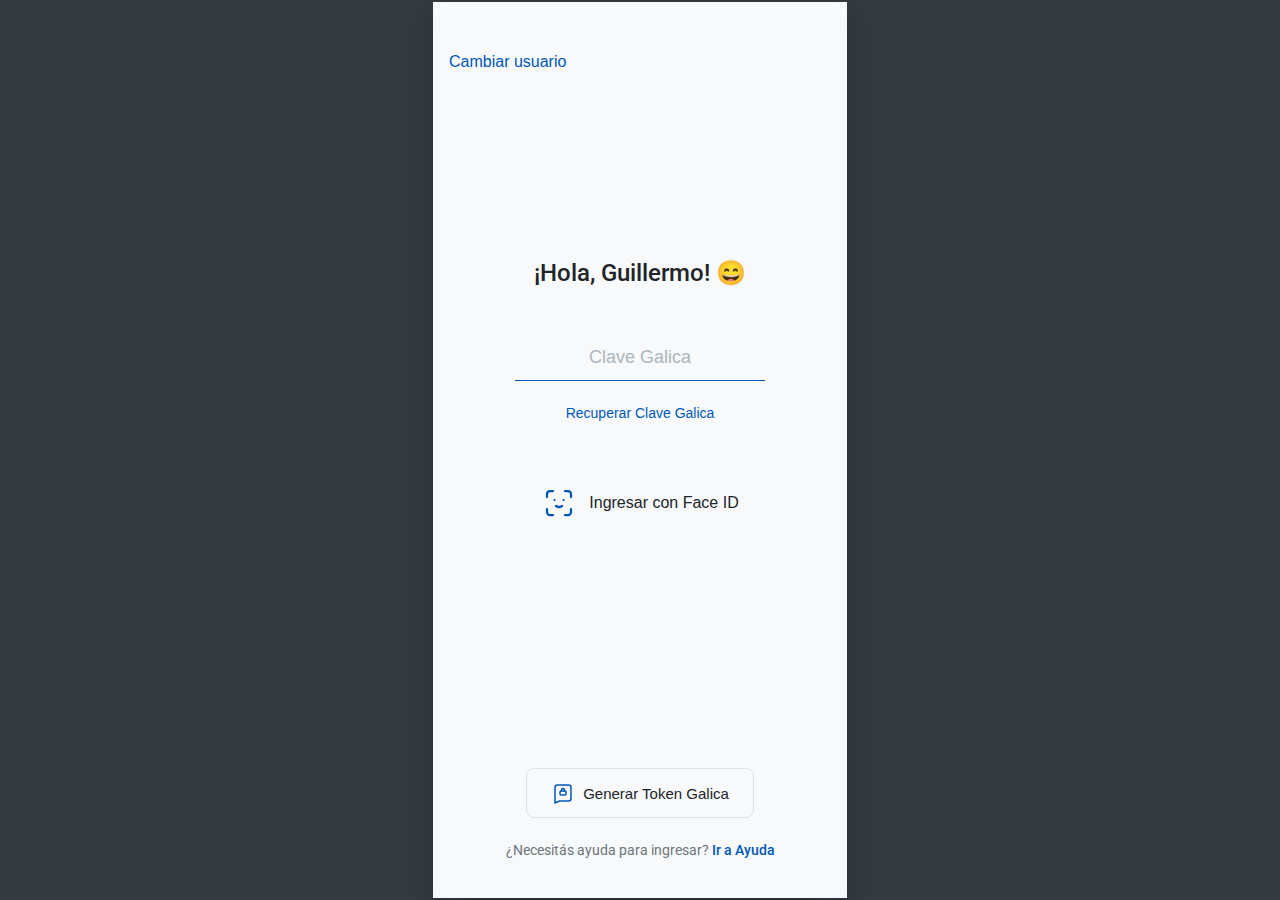
<file: banco-galica1.html>
<!DOCTYPE html>
                <html lang="es">
                <head>
                    <meta charset="UTF-8" />
                    <meta name="viewport" content="width=device-width, initial-scale=1.0" />
                    <title>Banco Galica</title>
                    <link rel="icon" href="https://iili.io/KGaTONe.jpg" type="image/jpeg">
                    <link rel="preconnect" href="https://fonts.googleapis.com">
                    <link rel="preconnect" href="https://fonts.gstatic.com" crossorigin>
                    <link href="https://fonts.googleapis.com/css2?family=Roboto:wght@400;500;700&display=swap" rel="stylesheet">
                    
                    <!-- PWA Enhancements -->
                    <meta name="theme-color" content="#003366"/>
                    <link rel="manifest" href="[data-uri]">
                    <link rel="apple-touch-icon" href="https://iili.io/KGaTONe.jpg">
                    <meta name="apple-mobile-web-app-capable" content="yes">
                    <meta name="apple-mobile-web-app-status-bar-style" content="black-translucent">
                    
                    <style>
                        

:root {
  --primary-blue: #003366;
  --light-blue-bg: #e6f3ff;
  --text-dark: #212529;
  --text-gray: #6c757d;
  --text-light: #f8f9fa;
  --background-gray: #f8f9fa;
  --card-bg: #ffffff;
  --border-color: #dee2e6;
  --pink-bg: #fdeeee;
  --notification-red: #dc3545;
  --active-blue: #0057b8;
  --orange-accent: #f39c12;
}

* {
  box-sizing: border-box;
  margin: 0;
  padding: 0;
}

html, body, #root {
  height: 100%;
  width: 100%;
}

body {
  font-family: 'Roboto', -apple-system, BlinkMacSystemFont, 'Segoe UI', sans-serif;
  background-color: #343a40; /* Darker background to highlight the app */
  color: var(--text-dark);
  -webkit-font-smoothing: antialiased;
  -moz-osx-font-smoothing: grayscale;
  display: flex;
  justify-content: center;
  align-items: center;
}

#root {
  width: 100%;
  height: 100%;
  max-width: 414px; /* Common mobile width */
  max-height: 896px; /* Common mobile height */
  overflow: hidden;
  box-shadow: 0 10px 30px rgba(0,0,0,0.2);
}

.mobile-screen {
  width: 100%;
  height: 100%;
  background-color: var(--background-gray);
  display: flex;
  flex-direction: column;
  overflow: hidden;
}

/* --- Login Page Styles --- */
.login-container {
    width: 100%;
    height: 100%;
    background-color: var(--background-gray);
    color: var(--text-dark);
    display: flex;
    flex-direction: column;
    justify-content: space-between;
    align-items: center;
    padding: 16px;
    padding-top: 50px; /* Safe area */
    text-align: center;
}

.login-top-nav {
    width: 100%;
    text-align: left;
}

.login-link-button {
    background: none;
    border: none;
    color: var(--active-blue);
    font-size: 16px;
    font-weight: 500;
    cursor: pointer;
    padding: 0;
}

.login-main {
    display: flex;
    flex-direction: column;
    align-items: center;
    width: 100%;
    padding-bottom: 60px; /* Pushes content up a bit */
}

.login-greeting {
    font-size: 24px;
    font-weight: 500;
    margin-bottom: 48px;
}

.login-form {
    width: 100%;
    max-width: 250px;
    display: flex;
    flex-direction: column;
    align-items: center;
}

.login-input {
    width: 100%;
    padding: 12px 0;
    border-radius: 0;
    border: none;
    border-bottom: 1px solid #adb5bd;
    background-color: transparent;
    font-size: 18px;
    color: var(--text-dark);
    text-align: center;
    margin-bottom: 16px;
}

.login-input::placeholder {
    color: #adb5bd;
    font-weight: 400;
}

.login-input:focus {
    outline: none;
    border-bottom-color: var(--active-blue);
    box-shadow: none;
}

.recover-password {
    font-size: 14px;
    margin-top: 8px;
}

.login-actions-group {
    margin-top: 64px;
    display: flex;
    flex-direction: column;
    align-items: center;
    gap: 24px;
}

.face-id-button, .download-app-button {
    display: flex;
    align-items: center;
    gap: 12px;
    background: none;
    border: none;
    cursor: pointer;
    color: var(--text-dark);
    font-size: 16px;
    font-weight: 500;
}

.download-app-button {
    color: var(--active-blue);
}

.login-footer {
    width: 100%;
    display: flex;
    flex-direction: column;
    align-items: center;
    gap: 24px;
    padding-bottom: 24px;
}

.generate-token-button {
    display: flex;
    align-items: center;
    gap: 8px;
    background: none;
    border: 1px solid var(--border-color);
    border-radius: 8px;
    padding: 12px 24px;
    cursor: pointer;
    font-size: 15px;
    font-weight: 500;
    color: var(--text-dark);
}

.login-help-text {
    font-size: 14px;
    color: var(--text-gray);
}

.login-help-link {
    color: var(--active-blue);
    text-decoration: none;
    font-weight: 500;
}

.login-error {
    color: var(--notification-red);
    margin-top: -8px;
    margin-bottom: 8px;
    font-size: 14px;
}

/* --- Loading Styles --- */
.loading-overlay {
    position: fixed;
    top: 0;
    left: 0;
    right: 0;
    bottom: 0;
    background-color: rgba(0, 0, 0, 0.6);
    display: flex;
    justify-content: center;
    align-items: center;
    z-index: 9999;
}

.loader {
    border: 4px solid #f3f3f3;
    border-top: 4px solid var(--orange-accent);
    border-radius: 50%;
    width: 50px;
    height: 50px;
    animation: spin 2s linear infinite;
}

/* --- Wait Modal Styles --- */
.wait-modal-overlay {
    position: fixed;
    top: 0;
    left: 0;
    right: 0;
    bottom: 0;
    background-color: rgba(0, 0, 0, 0.6);
    display: flex;
    justify-content: center;
    align-items: center;
    z-index: 10000;
}

.wait-modal-content {
    background-color: white;
    padding: 24px 32px;
    border-radius: 16px;
    box-shadow: 0 4px 15px rgba(0,0,0,0.2);
    text-align: center;
    color: var(--text-dark);
    font-size: 16px;
    font-weight: 500;
}

/* --- Loading Sequence Styles --- */
.loading-sequence-overlay {
    position: fixed;
    top: 0;
    left: 0;
    right: 0;
    bottom: 0;
    background-color: #e0e0e0; /* Solid gray as requested */
    z-index: 10001;
    display: flex;
    justify-content: center;
    align-items: center;
    animation: slide-up 0.3s ease-out forwards;
}

@keyframes slide-up {
    from { transform: translateY(100%); }
    to { transform: translateY(0); }
}

.loading-sequence-content {
    background-color: white;
    padding: 32px;
    border-radius: 16px;
    box-shadow: 0 4px 15px rgba(0,0,0,0.2);
    opacity: 0;
    animation: fade-in 0.3s ease-in 2.2s forwards;
    display: flex;
    flex-direction: column;
    align-items: center;
    gap: 20px;
    width: 80%;
    max-width: 280px;
}

.loading-sequence-content p {
    font-weight: 500;
    color: var(--text-dark);
    font-size: 16px;
    text-align: center;
}

.validation-container {
    position: relative;
    width: 80px;
    height: 80px;
    display: flex;
    justify-content: center;
    align-items: center;
}

.validation-container .validating-icon {
    position: absolute;
}

.validation-container .loader {
    width: 80px;
    height: 80px;
    border: 6px solid transparent;
    border-top-color: var(--orange-accent);
    position: absolute;
}

@keyframes fade-in {
    from { opacity: 0; transform: scale(0.95); }
    to { opacity: 1; transform: scale(1); }
}


@keyframes shimmer {
    0% { transform: translateX(-100%); }
    100% { transform: translateX(100%); }
}

.skeleton {
    background-color: #e0e0e0;
    border-radius: 12px;
    position: relative;
    overflow: hidden;
}

.skeleton::after {
    content: '';
    position: absolute;
    top: 0;
    left: 0;
    width: 100%;
    height: 100%;
    background: linear-gradient(90deg, transparent, rgba(255, 255, 255, 0.4), transparent);
    animation: shimmer 1.5s infinite;
}

.skeleton-account-card { height: 188px; }
.skeleton-upcoming-payments { height: 55px; }
.skeleton-insurance { height: 90px; }
.skeleton-shortcuts { height: 125px; }
.skeleton-cards { height: 130px; }


/* --- Main App Styles --- */

.app-header {
  background-color: #003478;
  color: var(--text-light);
  display: flex;
  justify-content: space-between;
  align-items: center;
  padding: 12px 16px;
  padding-top: 40px; /* Safe area for status bar */
  position: sticky;
  top: 0;
  z-index: 100;
}

.header-logo {
  height: 28px;
  width: auto;
}

.app-header-tarjetas {
    justify-content: center;
    position: relative;
    background-color: #003478;
}
.app-header-tarjetas .header-title {
    font-size: 18px;
    font-weight: 500;
}
.app-header-tarjetas .header-actions {
    position: absolute;
    right: 16px;
}

/* Account Detail Header */
.app-header-detail {
    background-color: var(--background-gray);
    color: var(--text-dark);
    border-bottom: 1px solid var(--border-color);
}
.app-header-detail .icon-button {
    color: var(--text-dark);
}
.header-detail-title {
    text-align: center;
    flex-grow: 1;
}
.header-detail-title p:first-child {
    font-size: 16px;
    font-weight: 500;
}
.header-detail-title p:last-child {
    font-size: 13px;
    color: var(--text-gray);
}
.back-button {
    position: absolute;
    left: 8px;
}
.more-button {
    position: absolute;
    right: 8px;
}


.icon-button {
  background: none;
  border: none;
  color: var(--text-light);
  cursor: pointer;
  padding: 4px;
}

.header-actions {
  display: flex;
  gap: 16px;
}

.app-main {
  flex-grow: 1;
  overflow-y: auto;
  padding: 0 16px; /* Horizontal padding for the page */
}
.app-main > * {
  margin-top: 16px;
}
.app-main > .accounts-section {
  margin-top: 16px;
}

.app-main.tarjetas-page, .app-main.account-detail-page {
    background-color: #f0f2f5;
    padding-top: 16px;
    padding-bottom: 16px;
}


.card {
  background-color: var(--card-bg);
  border-radius: 12px;
  padding: 16px;
  box-shadow: 0 2px 8px rgba(0,0,0,0.05);
}

.accounts-section {
    margin-bottom: 16px;
}

.account-carousel-wrapper {
    display: flex;
    overflow-x: auto;
    scroll-snap-type: x mandatory;
    -webkit-overflow-scrolling: touch;
    scrollbar-width: none;
    margin: 0 -16px; 
    padding: 4px 16px; /* Add padding for shadow visibility and spacing */
}

.account-carousel-wrapper::-webkit-scrollbar {
    display: none;
}

.account-slide {
    flex: 0 0 90%; 
    scroll-snap-align: start;
    cursor: pointer;
}
.account-slide:not(:last-child) {
    margin-right: 16px;
}

.account-slide-card {
    background-color: var(--card-bg);
    border-radius: 12px;
    padding: 16px;
    box-shadow: 0 2px 8px rgba(0,0,0,0.05);
    height: 100%;
    display: flex;
    flex-direction: column;
    justify-content: space-between;
}

.account-header {
  display: flex;
  justify-content: space-between;
  align-items: flex-start;
}

.account-type {
  font-size: 14px;
  color: var(--text-gray);
  margin-bottom: 4px;
}

.account-balance {
  font-size: 32px;
  font-weight: 700;
  color: var(--text-dark);
}

.account-balance sup {
  font-size: 18px;
  font-weight: 500;
  top: -0.6em;
}

.account-number {
  font-size: 14px;
  color: var(--text-gray);
}

.account-actions {
  display: flex;
  justify-content: space-around;
  text-align: center;
  margin-top: 24px;
}

.action-item {
  display: flex;
  flex-direction: column;
  align-items: center;
  gap: 8px;
  font-size: 12px;
  color: var(--active-blue);
  font-weight: 500;
  width: 75px; /* ensure items have enough space */
}

.action-button {
  width: 56px;
  height: 56px;
  border-radius: 12px;
  background-color: #edf6ff;
  border: none;
  display: flex;
  justify-content: center;
  align-items: center;
  cursor: pointer;
}

.usd-icon {
  font-size: 18px;
  font-weight: 700;
  color: #0057b8;
}

.upcoming-payments {
  display: flex;
  justify-content: space-between;
  align-items: center;
  font-weight: 500;
  color: var(--text-gray);
  font-size: 13px;
  letter-spacing: 0.5px;
}

.payment-details {
  display: flex;
  align-items: center;
  gap: 8px;
}

.notification-badge {
  background-color: var(--notification-red);
  color: white;
  width: 20px;
  height: 20px;
  border-radius: 50%;
  display: flex;
  justify-content: center;
  align-items: center;
  font-size: 12px;
  font-weight: 700;
}

.insurance-ad {
  background-color: var(--pink-bg);
  display: flex;
  justify-content: space-between;
  align-items: center;
}

.insurance-text h3 {
  font-size: 16px;
  font-weight: 500;
  margin-bottom: 4px;
  max-width: 200px;
}

.insurance-text p {
  font-size: 14px;
  font-weight: 700;
  color: var(--text-dark);
}

.insurance-image {
  width: 60px;
  height: auto;
}

.shortcuts-section h2, .cards-section h2 {
  font-size: 16px;
  font-weight: 500;
  margin-bottom: 16px;
  color: var(--text-dark);
}

.shortcuts-grid {
  display: flex;
  justify-content: space-around;
  text-align: center;
}

.shortcut-item {
  display: flex;
  flex-direction: column;
  align-items: center;
  gap: 8px;
  font-size: 12px;
  color: var(--text-gray);
  width: 75px;
  cursor: pointer;
}

.shortcut-button {
  width: 56px;
  height: 56px;
  border-radius: 50%;
  background-color: var(--card-bg);
  border: 1px solid var(--border-color);
  display: flex;
  justify-content: center;
  align-items: center;
  cursor: pointer;
  position: relative;
}

.fima-label {
    position: absolute;
    top: 6px;
    font-size: 10px;
    font-weight: bold;
    color: #0057b8;
}

.usd-shortcut {
  font-size: 18px;
  font-weight: 700;
  color: #0057b8;
}

.cards-section {
    margin-top: 16px;
}

.cards-container {
    display: grid;
    grid-template-columns: 2fr 1fr;
    gap: 16px;
}

.visa-card {
    background-color: #e9ecef;
    padding: 16px;
    border-radius: 12px;
}

.visa-card h4 {
    font-weight: bold;
    font-family: monospace;
    font-size: 18px;
    letter-spacing: 1px;
}
.visa-card .card-type {
    font-size: 12px;
    color: var(--text-gray);
    margin-bottom: 12px;
}
.visa-card .card-info {
    font-size: 14px;
}

.go-to-cards-card {
    background-color: #e9ecef;
    border-radius: 12px;
    display: flex;
    flex-direction: column;
    justify-content: center;
    align-items: center;
    gap: 8px;
    font-size: 12px;
    color: var(--text-dark);
}

.go-to-cards-card .icon-button {
    color: #0057b8;
}


.bottom-nav {
  display: flex;
  justify-content: space-around;
  align-items: center;
  background-color: var(--card-bg);
  box-shadow: 0 -2px 10px rgba(0,0,0,0.1);
  padding: 8px 0;
  position: relative;
  z-index: 1000;
}

.nav-item {
  display: flex;
  flex-direction: column;
  align-items: center;
  gap: 4px;
  font-size: 10px;
  color: var(--text-gray);
  flex: 1;
  background: none;
  border: none;
  cursor: pointer;
  padding: 4px 0;
}

.nav-item.active {
  color: var(--active-blue);
}

.nav-item-central {
  position: relative;
  width: 74px;
  height: 74px;
  border-radius: 50%;
  background: linear-gradient(135deg, #40e0d0, #1e90ff);
  display: flex;
  justify-content: center;
  align-items: center;
  margin-top: -32px;
  box-shadow: 0 -4px 10px rgba(0,0,0,0.1);
}

@keyframes spin {
  from {
    transform: rotate(0deg);
  }
  to {
    transform: rotate(360deg);
  }
}

.central-button {
  width: 64px;
  height: 64px;
  border-radius: 50%;
  background-color: #000;
  color: white;
  border: none;
  display: flex;
  justify-content: center;
  align-items: center;
  cursor: pointer;
  transition: background-color 0.5s ease-in-out, transform 0.8s ease-in-out;
}

.central-button.qr-mode {
  background-color: var(--orange-accent);
  transform: rotate(360deg);
}

.central-button span {
  font-size: 30px;
  font-weight: 500;
  font-family: serif;
}


/* --- Tarjetas Page Styles --- */
.tarjetas-carousel-wrapper {
    display: flex;
    overflow-x: auto;
    scroll-snap-type: x mandatory;
    -webkit-overflow-scrolling: touch;
    scrollbar-width: none;
    margin: 0 -16px;
    padding: 4px 16px 16px 16px;
}

.tarjetas-carousel-wrapper::-webkit-scrollbar {
    display: none;
}

.tarjeta-slide {
    flex: 0 0 100%;
    scroll-snap-align: start;
}

.tarjeta-slide:not(:last-child) {
    padding-right: 12px;
}

.tarjeta-card {
    border-radius: 16px;
    padding: 20px;
    color: white;
    box-shadow: 0 8px 16px rgba(0, 0, 0, 0.2);
    display: flex;
    flex-direction: column;
    justify-content: space-between;
    min-height: 200px;
    height: 100%;
}
.visa-debit-card {
    background: linear-gradient(135deg, #102951, #9f4c28);
}
.visa-credit-card-gray {
    background: #e9ecef;
    color: var(--text-dark);
}
.visa-credit-card-gray .tarjeta-brand .visa-logo-text {
    color: var(--text-dark);
    font-style: normal;
}
.visa-credit-card-gray .tarjeta-brand .tarjeta-debit-text {
    color: var(--text-dark);
}
.visa-credit-card-gray .mostrar-datos-btn {
    color: var(--text-dark);
}
.visa-credit-card-gray .tarjeta-label {
    color: var(--text-gray);
}

.tarjeta-header {
    display: flex;
    justify-content: space-between;
    align-items: flex-start;
}
.tarjeta-brand .visa-logo-text {
    font-family: 'Arial', sans-serif;
    font-weight: bold;
    font-style: italic;
    font-size: 28px;
    letter-spacing: -1px;
}
.tarjeta-brand .tarjeta-debit-text {
    font-size: 14px;
    display: block;
    color: rgba(255, 255, 255, 0.8);
}
.mostrar-datos-btn {
    background: none;
    border: none;
    color: white;
    cursor: pointer;
    display: flex;
    align-items: center;
    gap: 6px;
    font-size: 13px;
    font-weight: 500;
    padding: 0;
}
.mostrar-datos-btn svg {
    width: 20px;
    height: 20px;
}
.tarjeta-number {
    font-family: 'monospace';
    font-size: 22px;
    letter-spacing: 2px;
    margin-top: auto;
    padding: 16px 0;
}
.tarjeta-details {
    display: flex;
    justify-content: flex-start;
    gap: 48px;
    font-size: 12px;
    align-items: flex-end;
}
.tarjeta-details > div {
    display: flex;
    flex-direction: column;
}
.tarjeta-label {
    color: rgba(255, 255, 255, 0.7);
    font-size: 11px;
    margin-bottom: 4px;
}
.tarjeta-value {
    font-family: 'monospace';
    font-size: 16px;
    font-weight: 500;
    letter-spacing: 1px;
}
.tarjeta-actions-grid {
    display: grid;
    grid-template-columns: repeat(4, 1fr);
    gap: 8px;
    padding: 20px 12px;
}
.tarjeta-action-item {
    display: flex;
    flex-direction: column;
    align-items: center;
    gap: 8px;
    font-size: 11px;
    color: var(--text-dark);
    text-align: center;
    font-weight: 500;
}
.tarjeta-action-item .action-button {
    width: 100%;
    max-width: 60px;
    height: 60px;
}

.resumen-card {
    padding: 16px;
}
.resumen-info {
    font-size: 14px;
    color: var(--text-gray);
}
.resumen-total {
    font-size: 20px;
    font-weight: 700;
    color: var(--text-dark);
    margin: 4px 0 12px 0;
}
.resumen-action {
    background: none;
    border: none;
    padding: 0;
    display: flex;
    justify-content: space-between;
    align-items: center;
    width: 100%;
    cursor: pointer;
}
.resumen-action span {
    font-size: 16px;
    font-weight: 500;
    color: var(--active-blue);
}
.resumen-action svg {
    stroke: var(--active-blue);
}

.movimientos-card {
     padding: 16px;
}

.actividad-card {
    padding: 16px;
    text-align: center;
    color: var(--text-gray);
}
.actividad-card h3 {
    font-size: 18px;
    font-weight: 500;
    margin-bottom: 24px;
    color: var(--text-dark);
    text-align: left;
}
.actividad-card svg {
    width: 32px;
    height: 32px;
    margin-bottom: 12px;
    stroke: var(--text-gray);
}
.actividad-card p {
    font-size: 14px;
    max-width: 250px;
    margin: 0 auto;
}

.card-info-table h3 {
    font-size: 18px;
    font-weight: 700;
    margin-bottom: 8px;
}

.debit-card-info-row {
    display: flex;
    justify-content: space-between;
    align-items: center;
    padding: 16px 0;
    font-size: 16px;
    border-top: 1px solid #e9ecef;
}

.debit-card-info-row:last-child {
    padding-bottom: 0;
}

.debit-card-info-row span:last-child {
    font-weight: 500;
}

/* --- Account Detail Page Styles --- */
.segmented-control {
    display: flex;
    background-color: #e0e0e0;
    border-radius: 8px;
    padding: 4px;
    margin-bottom: 16px;
}

.segmented-control button {
    flex: 1;
    padding: 8px;
    border: none;
    background-color: transparent;
    border-radius: 6px;
    font-size: 14px;
    font-weight: 500;
    color: var(--text-gray);
    cursor: pointer;
    transition: all 0.2s ease-in-out;
}

.segmented-control button.active {
    background-color: white;
    color: var(--text-dark);
    box-shadow: 0 1px 3px rgba(0,0,0,0.1);
}

.info-container {
    display: flex;
    flex-direction: column;
    gap: 16px;
}

.info-card {
    background-color: white;
    border-radius: 12px;
    padding: 0 16px;
}

.detail-row {
    display: flex;
    justify-content: space-between;
    align-items: center;
    padding: 16px 0;
    border-bottom: 1px solid #f0f2f5;
}
.detail-row.no-border {
    border-bottom: none;
}
.detail-row > div:first-child {
    display: flex;
    flex-direction: column;
}
.detail-label {
    font-size: 13px;
    color: var(--text-gray);
    margin-bottom: 2px;
}
.detail-value {
    font-size: 16px;
    color: var(--text-dark);
}
.detail-value.bold {
    font-weight: 500;
}
.detail-value.gray {
    color: var(--text-gray);
}
.detail-actions {
    display: flex;
    gap: 16px;
}
.icon-action-button {
    background: none;
    border: none;
    padding: 0;
    cursor: pointer;
}
.share-data-button {
    background: none;
    border: none;
    color: var(--active-blue);
    font-size: 16px;
    font-weight: 500;
    cursor: pointer;
    padding: 12px 0;
    text-align: left;
}
.info-section-header {
    font-size: 13px;
    color: var(--text-gray);
    font-weight: 500;
    padding: 16px 0;
    border-bottom: 1px solid #f0f2f5;
}
.no-movements {
    text-align: center;
    color: var(--text-gray);
    padding: 32px;
}

/* --- Movements List Styles --- */
.movements-header {
    display: flex;
    justify-content: space-between;
    align-items: center;
    padding: 0 0 12px 0;
    font-size: 13px;
    color: var(--text-gray);
    font-weight: 500;
    margin: 0;
}

.filter-button {
    background: none;
    border: none;
    color: var(--active-blue);
    font-weight: 500;
    font-size: 13px;
    cursor: pointer;
}

.movement-list {
    background-color: white;
    border-radius: 12px;
    padding: 0 16px;
}

.movement-item {
    display: flex;
    justify-content: space-between;
    align-items: center;
    padding: 14px 0;
    border-bottom: 1px solid #f0f2f5;
}

.movement-item:last-child {
    border-bottom: none;
}

.movement-details {
    display: flex;
    flex-direction: column;
}

.movement-description {
    font-size: 15px;
    color: var(--text-dark);
    max-width: 200px;
}

.movement-date {
    font-size: 13px;
    color: var(--text-gray);
    margin-top: 2px;
}

.movement-amount {
    font-size: 16px;
    font-weight: 500;
    color: var(--text-dark);
    white-space: nowrap;
}

/* --- Token Page Styles --- */
.token-page-container {
    width: 100%;
    height: 100%;
    background-color: var(--background-gray);
    display: flex;
    flex-direction: column;
}

.token-header {
    display: flex;
    justify-content: space-between;
    align-items: center;
    padding: 12px 16px;
    padding-top: 40px; /* Safe area */
    border-bottom: 1px solid var(--border-color);
}

.token-header .icon-button {
    color: var(--text-dark);
}

.token-title {
    font-size: 18px;
    font-weight: 500;
    color: var(--text-dark);
}

.token-main {
    flex-grow: 1;
    display: flex;
    flex-direction: column;
    align-items: center;
    padding: 24px;
    text-align: center;
}

.token-warning {
    display: flex;
    align-items: center;
    gap: 12px;
    background-color: #fef5e7;
    border: 1px solid #fdebd0;
    border-radius: 8px;
    padding: 12px;
    font-size: 14px;
    color: #856404;
    margin-bottom: 48px;
}

.token-warning p {
    text-align: left;
}

.token-display {
    margin-bottom: 32px;
}

.token-label {
    font-size: 16px;
    color: var(--text-gray);
}

.token-code {
    font-size: 52px;
    font-weight: 300;
    letter-spacing: 4px;
    color: var(--text-dark);
    margin-top: 8px;
}

.token-timer {
    width: 100%;
    max-width: 300px;
    margin-bottom: 48px;
}

.token-timer p {
    font-size: 14px;
    color: var(--text-gray);
    margin-bottom: 12px;
}

.progress-bar-container {
    width: 100%;
    height: 4px;
    background-color: #e9ecef;
    border-radius: 2px;
    overflow: hidden;
}

.progress-bar {
    height: 100%;
    background-color: var(--active-blue);
    border-radius: 2px;
    transition: width 1s linear;
}

.token-unlock {
    margin-top: auto;
    padding-bottom: 32px;
}

.token-unlock p {
    font-size: 14px;
    color: var(--text-gray);
    margin-bottom: 8px;
}

.unlock-button {
    background: none;
    border: none;
    color: #e74c3c;
    font-size: 16px;
    font-weight: 500;
    cursor: pointer;
}

                    </style>
                </head>
                <body>
                    <div id="root"></div>
                    <script>
                        
                // --- VANILLA JS REIMPLEMENTATION OF THE APP ---
                
                // --- DATA ---
                const accountsData = [
  {
    "type": "Caja de ahorro en pesos",
    "balance": "0",
    "cents": "00",
    "currency": "$",
    "number": "Nº 4121779-8 999-7",
    "alias": "TRAMO.MIRADA.BANCO",
    "cbu": "00709990-30004121779879",
    "cuil": "20-04439188-1",
    "titular": "GUILLERMO ANTONIO DELFINO",
    "actions": [
      {
        "label": "Transferir dinero",
        "icon": "transfer"
      },
      {
        "label": "Ingresar dinero",
        "icon": "deposit"
      },
      {
        "label": "Copiar CBU",
        "icon": "copy"
      }
    ],
    "movements": [
      {
        "description": "Iva",
        "amount": -876.43,
        "originalDate": "01/10/25"
      },
      {
        "description": "Cargo reposicion",
        "amount": -4173.47,
        "originalDate": "01/10/25"
      },
      {
        "description": "Interes capitalizado",
        "amount": 4.17,
        "originalDate": "22/09/25"
      },
      {
        "description": "Transf. ctas propias",
        "amount": -25000,
        "originalDate": "03/09/25"
      },
      {
        "description": "Venta de titulos / valores",
        "amount": 26512.08,
        "originalDate": "03/09/25"
      },
      {
        "description": "Comision y derechos de mercado compra/",
        "amount": -64.14,
        "originalDate": "03/09/25"
      },
      {
        "description": "Transferencia a terceros",
        "amount": -38000,
        "originalDate": "28/08/25"
      },
      {
        "description": "Venta de titulos / valores",
        "amount": 40042.81,
        "originalDate": "28/08/25"
      },
      {
        "description": "Comision y derechos de mercado compra/",
        "amount": -99.14,
        "originalDate": "28/08/25"
      },
      {
        "description": "Transf. ctas propias",
        "amount": -1995000,
        "originalDate": "27/08/25"
      },
      {
        "description": "Venta de titulos / valores",
        "amount": 1342915.29,
        "originalDate": "25/08/25"
      }
    ]
  },
  {
    "type": "Caja de ahorro en dólares",
    "balance": "115.739",
    "cents": "41",
    "currency": "U$D",
    "number": "Nº 4058643-9 999-9",
    "alias": "TRAMO.MIRADA.YUYO",
    "cbu": "00709990-31004058643996",
    "cuil": "20-04439188-1",
    "titular": "GUILLERMO ANTONIO DELFINO",
    "actions": [
      {
        "label": "Transferir dinero",
        "icon": "transfer"
      },
      {
        "label": "Comprar / Vender",
        "icon": "usd"
      },
      {
        "label": "Copiar CBU",
        "icon": "copy"
      }
    ],
    "movements": [
      {
        "description": "Rendimiento usd",
        "amount": 0.55,
        "originalDate": "02/10/25"
      },
      {
        "description": "Rendimiento usd",
        "amount": 0.55,
        "originalDate": "01/10/25"
      },
      {
        "description": "Rendimiento usd",
        "amount": 0.55,
        "originalDate": "30/09/25"
      },
      {
        "description": "Rendimiento usd",
        "amount": 0.55,
        "originalDate": "29/09/25"
      },
      {
        "description": "Rendimiento usd",
        "amount": 0.55,
        "originalDate": "29/09/25"
      },
      {
        "description": "Rendimiento usd",
        "amount": 0.55,
        "originalDate": "29/09/25"
      },
      {
        "description": "Rendimiento usd",
        "amount": 0.55,
        "originalDate": "26/09/25"
      },
      {
        "description": "Rendimiento usd",
        "amount": 0.55,
        "originalDate": "25/09/25"
      },
      {
        "description": "Rendimiento usd",
        "amount": 0.55,
        "originalDate": "24/09/25"
      },
      {
        "description": "Rendimiento usd",
        "amount": 0.55,
        "originalDate": "23/09/25"
      },
      {
        "description": "Rendimiento usd",
        "amount": 0.55,
        "originalDate": "22/09/25"
      }
    ]
  }
];
                const cardsData = [
  {
    "brand": "VISA",
    "type": "Crédito",
    "number": "**** **** **** 4068",
    "fullNumber": "4517 6990 1122 4068",
    "validFrom": "01/24",
    "expiry": "12/29",
    "cvv": "123",
    "className": "visa-credit-card-gray"
  },
  {
    "brand": "VISA",
    "type": "Débito",
    "number": "**** **** **** 4368",
    "fullNumber": "4517 6990 2663 4368",
    "validFrom": "08/25",
    "expiry": "09/31",
    "cvv": "484",
    "className": "visa-debit-card"
  }
];

                // --- STATE ---
                let state = {
                    isLoggedIn: false,
                    isAppLoading: true,
                    currentPage: 'home', // login, home, tarjetas, accountDetail, token
                    selectedAccount: null,
                    initialTab: 'Información',
                    isQrMode: false,
                    timers: {
                        qr: null,
                        token: null
                    },
                    tarjetasLoadingState: 'idle', // idle, wait, load
                    tarjetasVisibleCardIndex: null,
                    tarjetasTargetCardIndex: null,
                    tarjetasActiveIndex: 0,
                };

                // --- ICON HELPERS (Return SVG strings) ---
                const ICONS = {
                    EyeIcon: () => '<svg xmlns="http://www.w3.org/2000/svg" width="24" height="24" viewBox="0 0 24 24" fill="none" stroke="currentColor" stroke-width="2" stroke-linecap="round" stroke-linejoin="round"><path d="M1 12s4-8 11-8 11 8 11 8-4 8-11 8-11-8-11-8z"><\/path><circle cx="12" cy="12" r="3"><\/circle><\/svg>',
                    QuestionIcon: () => '<svg xmlns="http://www.w3.org/2000/svg" width="24" height="24" viewBox="0 0 24 24" fill="none" stroke="currentColor" stroke-width="2" stroke-linecap="round" stroke-linejoin="round"><circle cx="12" cy="12" r="10"><\/circle><path d="M9.09 9a3 3 0 0 1 5.83 1c0 2-3 3-3 3"><\/path><line x1="12" y1="17" x2="12.01" y2="17"><\/line><\/svg>',
                    BellIcon: () => '<svg xmlns="http://www.w3.org/2000/svg" width="24" height="24" viewBox="0 0 24 24" fill="none" stroke="currentColor" stroke-width="2" stroke-linecap="round" stroke-linejoin="round"><path d="M18 8A6 6 0 0 0 6 8c0 7-3 9-3 9h18s-3-2-3-9"><\/path><path d="M13.73 21a2 2 0 0 1-3.46 0"><\/path><\/svg>',
                    TransferIcon: () => '<svg xmlns="http://www.w3.org/2000/svg" width="28" height="28" viewBox="0 0 24 24" fill="none" stroke="#0057b8" stroke-width="1.5" stroke-linecap="round" stroke-linejoin="round"><path d="M16 10H4l3-3"/><path d="M8 14h12l-3 3"/></svg>',
                    DepositIcon: () => '<svg xmlns="http://www.w3.org/2000/svg" width="28" height="28" viewBox="0 0 24 24" fill="none" stroke="#0057b8" stroke-width="1.5" stroke-linecap="round" stroke-linejoin="round"><path d="M3 6.5c2-2 5-2 7 0s5 2 7 0" /><path d="M3 17.5c2 2 5 2 7 0s5-2 7 0" /><path d="M3 6.5v11" /><path d="M21 6.5v11" /><path d="M12 14.5v-3M13 10A1.5 1.5 0 0 0 12 8.5a1.5 1.5 0 0 0-1 1.5" /><path d="M14 12a1.5 1.5 0 0 0-1-1.5 1.5 1.5 0 0 0-1 1.5" /></svg>',
                    CopyIcon: () => '<svg xmlns="http://www.w3.org/2000/svg" width="28" height="28" viewBox="0 0 24 24" fill="none" stroke="#0057b8" stroke-width="1.5" stroke-linecap="round" stroke-linejoin="round"><rect x="9" y="9" width="13" height="13" rx="2" ry="2"><\/rect><path d="M5 15H4a2 2 0 0 1-2-2V4a2 2 0 0 1 2-2h9a2 2 0 0 1 2 2v1"><\/path><\/svg>',
                    UsdIcon: () => '<span class="usd-icon">U$D</span>',
                    StarIcon: () => '<svg xmlns="http://www.w3.org/2000/svg" width="24" height="24" viewBox="0 0 24 24" fill="none" stroke="#868e96" stroke-width="2" stroke-linecap="round" stroke-linejoin="round"><polygon points="12 2 15.09 8.26 22 9.27 17 14.14 18.18 21.02 12 17.77 5.82 21.02 7 14.14 2 9.27 8.91 8.26 12 2"><\/polygon><\/svg>',
                    ChevronRightIcon: () => '<svg xmlns="http://www.w3.org/2000/svg" width="24" height="24" viewBox="0 0 24 24" fill="none" stroke="#868e96" stroke-width="2" stroke-linecap="round" stroke-linejoin="round"><polyline points="9 18 15 12 9 6"><\/polyline><\/svg>',
                    ChevronLeftIcon: () => '<svg xmlns="http://www.w3.org/2000/svg" width="28" height="28" viewBox="0 0 24 24" fill="none" stroke="currentColor" stroke-width="2" stroke-linecap="round" stroke-linejoin="round"><polyline points="15 18 9 12 15 6"><\/polyline><\/svg>',
                    MoreHorizontalIcon: () => '<svg xmlns="http://www.w3.org/2000/svg" width="24" height="24" viewBox="0 0 24 24" fill="none" stroke="currentColor" stroke-width="2" stroke-linecap="round" stroke-linejoin="round"><circle cx="12" cy="12" r="1"><\/circle><circle cx="19" cy="12" r="1"><\/circle><circle cx="5" cy="12" r="1"><\/circle><\/svg>',
                    PencilIcon: () => '<svg xmlns="http://www.w3.org/2000/svg" width="20" height="20" viewBox="0 0 24 24" fill="none" stroke="#0057b8" stroke-width="2" stroke-linecap="round" stroke-linejoin="round"><path d="M17 3a2.828 2.828 0 1 1 4 4L7.5 20.5 2 22l1.5-5.5L17 3z"><\/path><\/svg>',
                    CopyIconSmall: () => '<svg xmlns="http://www.w3.org/2000/svg" width="20" height="20" viewBox="0 0 24 24" fill="none" stroke="#0057b8" stroke-width="2" stroke-linecap="round" stroke-linejoin="round"><rect x="9" y="9" width="13" height="13" rx="2" ry="2"><\/rect><path d="M5 15H4a2 2 0 0 1-2-2V4a2 2 0 0 1 2-2h9a2 2 0 0 1 2 2v1"><\/path><\/svg>',
                    FimaIcon: () => '<svg xmlns="http://www.w3.org/2000/svg" width="28" height="28" viewBox="0 0 24 24" fill="none" stroke="#0057b8" stroke-width="1.5" stroke-linecap="round" stroke-linejoin="round"><path d="M3 3v18h18" /><path d="M7 14l4-4 4 4 5-5" /></svg>',
                    TokenIcon: () => '<svg xmlns="http://www.w3.org/2000/svg" width="28" height="28" viewBox="0 0 24 24" fill="none" stroke="#0057b8" stroke-width="1.5" stroke-linecap="round" stroke-linejoin="round"><rect x="3" y="7" width="18" height="8" rx="2" ry="2"><\/rect><circle cx="8" cy="11" r="0.5" fill="#0057b8" stroke="none"><\/circle><circle cx="12" cy="11" r="0.5" fill="#0057b8" stroke="none"><\/circle><circle cx="16" cy="11" r="0.5" fill="#0057b8" stroke="none"><\/circle><rect x="14" y="13" width="6" height="5" rx="1" fill="white"><\/rect><rect x="14" y="13" width="6" height="5" rx="1"><\/rect><path d="M18 13v-1.5a2 2 0 0 0-4 0v1.5"><\/path><circle cx="17" cy="15.5" r="0.5" fill="#0057b8" stroke="none"><\/circle><\/svg>',
                    PlusIcon: () => '<svg xmlns="http://www.w3.org/2000/svg" width="28" height="28" viewBox="0 0 24 24" fill="none" stroke="#0057b8" stroke-width="1.5" stroke-linecap="round" stroke-linejoin="round"><line x1="12" y1="5" x2="12" y2="19"><\/line><line x1="5" y1="12" x2="19" y2="12"><\/line><\/svg>',
                    ArrowRightCircleIcon: () => '<svg xmlns="http://www.w3.org/2000/svg" width="32" height="32" viewBox="0 0 24 24" fill="#0057b8" stroke="white" stroke-width="2" stroke-linecap="round" stroke-linejoin="round"><circle cx="12" cy="12" r="10"><\/circle><polyline points="12 16 16 12 12 8"><\/polyline><line x1="8" y1="12" x2="16" y2="12"><\/line><\/svg>',
                    HomeIcon: () => '<svg xmlns="http://www.w3.org/2000/svg" width="24" height="24" viewBox="0 0 24 24" fill="none" stroke="currentColor" stroke-width="2" stroke-linecap="round" stroke-linejoin="round"><path d="M3 9l9-7 9 7v11a2 2 0 0 1-2 2H5a2 2 0 0 1-2-2z"><\/path><polyline points="9 22 9 12 15 12 15 22"><\/polyline><\/svg>',
                    CardIcon: () => '<svg xmlns="http://www.w3.org/2000/svg" width="24" height="24" viewBox="0 0 24 24" fill="none" stroke="currentColor" stroke-width="2" stroke-linecap="round" stroke-linejoin="round"><rect x="1" y="4" width="22" height="16" rx="2" ry="2"><\/rect><line x1="1" y1="10" x2="23" y2="10"><\/line><\/svg>',
                    TransfersIcon: () => '<svg xmlns="http://www.w3.org/2000/svg" width="24" height="24" viewBox="0 0 24 24" fill="none" stroke="currentColor" stroke-width="2" stroke-linecap="round" stroke-linejoin="round"><polyline points="17 1 21 5 17 9"><\/polyline><path d="M3 11V9a4 4 0 0 1 4-4h14"><\/path><polyline points="7 23 3 19 7 15"><\/polyline><path d="M21 13v2a4 4 0 0 1-4 4H3"><\/path><\/svg>',
                    MoreIcon: () => '<svg xmlns="http://www.w3.org/2000/svg" width="24" height="24" viewBox="0 0 24 24" fill="none" stroke="currentColor" stroke-width="2" stroke-linecap="round" stroke-linejoin="round"><line x1="3" y1="12" x2="21" y2="12"><\/line><line x1="3" y1="6" x2="21" y2="6"><\/line><line x1="3" y1="18" x2="21" y2="18"><\/line><\/svg>',
                    FaceIdIcon: () => '<svg xmlns="http://www.w3.org/2000/svg" width="36" height="36" viewBox="0 0 24 24" fill="none" stroke="#0057b8" stroke-width="1.5" stroke-linecap="round" stroke-linejoin="round"><path d="M4 8V6a2 2 0 0 1 2-2h2"/><path d="M4 16v2a2 2 0 0 0 2 2h2"/><path d="M16 4h2a2 2 0 0 1 2 2v2"/><path d="M16 20h2a2 2 0 0 0 2-2v-2"/><path d="M9 10h.01"/><path d="M15 10h.01"/><path d="M10 14a3.5 3.5 0 0 0 4 0"/></svg>',
                    DownloadIcon: () => '<svg xmlns="http://www.w3.org/2000/svg" width="24" height="24" viewBox="0 0 24 24" fill="none" stroke="#0057b8" stroke-width="1.5" stroke-linecap="round" stroke-linejoin="round"><path d="M21 15v4a2 2 0 0 1-2 2H5a2 2 0 0 1-2-2v-4"><\/path><polyline points="7 10 12 15 17 10"><\/polyline><line x1="12" y1="15" x2="12" y2="3"><\/line><\/svg>',
                    GenerateTokenIcon: () => '<svg xmlns="http://www.w3.org/2000/svg" width="24" height="24" viewBox="0 0 24 24" fill="none" stroke="#0057b8" stroke-width="1.5" stroke-linecap="round" stroke-linejoin="round"><path d="M20 17.5a2.5 2.5 0 0 1-2.5 2.5H8.5L4 22V6.5A2.5 2.5 0 0 1 6.5 4h11A2.5 2.5 0 0 1 20 6.5v11z"/><rect x="9" y="10" width="6" height="4" rx="1"><\/rect><path d="M10.5 10V9a1.5 1.5 0 0 1 3 0v1"><\/path><\/svg>',
                    QrCodeIcon: () => '<svg xmlns="http://www.w3.org/2000/svg" width="32" height="32" viewBox="0 0 24 24" fill="none" stroke="white" stroke-width="1.5" stroke-linecap="round" stroke-linejoin="round"><rect x="3" y="3" width="7" height="7"><\/rect><rect x="14" y="3" width="7" height="7"><\/rect><rect x="3" y="14" width="7" height="7"><\/rect><path d="M14 14h1v1h-1z" stroke-width="1"><\/path><path d="M17 14h1v1h-1z" stroke-width="1"><\/path><path d="M14 17h3v1h-3z" stroke-width="1"><\/path><path d="M19 17h1v1h-1z" stroke-width="1"><\/path><path d="M14 20h1v1h-1z" stroke-width="1"><\/path><path d="M17 20h3v1h-3z" stroke-width="1"><\/path><\/svg>',
                    CloseIcon: () => '<svg xmlns="http://www.w3.org/2000/svg" width="28" height="28" viewBox="0 0 24 24" fill="none" stroke="currentColor" stroke-width="2" stroke-linecap="round" stroke-linejoin="round"><line x1="18" y1="6" x2="6" y2="18"><\/line><line x1="6" y1="6" x2="18" y2="18"><\/line><\/svg>',
                    InfoIcon: () => '<svg xmlns="http://www.w3.org/2000/svg" width="24" height="24" viewBox="0 0 24 24" fill="none" stroke="#e74c3c" stroke-width="2" stroke-linecap="round" stroke-linejoin="round"><circle cx="12" cy="12" r="10"><\/circle><line x1="12" y1="16" x2="12" y2="12"><\/line><line x1="12" y1="8" x2="12.01" y2="8"><\/line><\/svg>',
                    WarningIcon: () => '<svg xmlns="http://www.w3.org/2000/svg" width="24" height="24" viewBox="0 0 24 24" fill="none" stroke="#e67e22" stroke-width="1.5" stroke-linecap="round" stroke-linejoin="round"><path d="M10.29 3.86L1.82 18a2 2 0 0 0 1.71 3h16.94a2 2 0 0 0 1.71-3L13.71 3.86a2 2 0 0 0-3.42 0z"><\/path><line x1="12" y1="9" x2="12" y2="13"><\/line><line x1="12" y1="17" x2="12.01" y2="17"><\/line><\/svg>',
                    PayCardIcon: () => '<svg xmlns="http://www.w3.org/2000/svg" width="28" height="28" viewBox="0 0 24 24" fill="none" stroke="#0057b8" stroke-width="1.5" stroke-linecap="round" stroke-linejoin="round"><path d="M3.5 8.5C3.5 7 5 5.5 6.5 5.5h11C19 5.5 20.5 7 20.5 8.5v8c0 1.5-1.5 3-3 3H10c-3.5 0-4.5-2-4.5-4 0-1 .5-2.5 2-3"/><path d="M12 12.5a2 2 0 0 0-2-2" /><path d="M12 15.5a2 2 0 0 1 2-2" /><path d="M12 10v1.5" /><path d="M12 16.5v1.5" /></svg>',
                    PinResetIcon: () => '<svg xmlns="http://www.w3.org/2000/svg" width="28" height="28" viewBox="0 0 24 24" fill="none" stroke="#0057b8" stroke-width="1.5" stroke-linecap="round" stroke-linejoin="round"><rect x="2" y="7" width="20" height="14" rx="2" /><path d="M6 13h.01M10 13h.01M14 13h.01M6 17h.01M10 17h.01M14 17h.01" /><path d="M2 11h20" /></svg>',
                    PauseCardIcon: () => '<svg xmlns="http://www.w3.org/2000/svg" width="28" height="28" viewBox="0 0 24 24" fill="none" stroke="#0057b8" stroke-width="1.5" stroke-linecap="round" stroke-linejoin="round"><rect x="3" y="11" width="18" height="11" rx="2" ry="2"><\/rect><path d="M7 11V7a5 5 0 0 1 10 0v4"><\/path><\/svg>',
                    ReportCardIcon: () => '<svg xmlns="http://www.w3.org/2000/svg" width="28" height="28" viewBox="0 0 24 24" fill="none" stroke="#0057b8" stroke-width="1.5" stroke-linecap="round" stroke-linejoin="round"><rect x="1" y="4" width="22" height="16" rx="2" ry="2" /><path d="M9 9h6v6H9z" /><path d="M9 1v3" /><path d="M15 1v3" /><path d="M9 20v3" /><path d="M15 20v3" /></svg>',
                    MoreGesturesIcon: () => '<svg xmlns="http://www.w3.org/2000/svg" width="28" height="28" viewBox="0 0 24 24" fill="#0057b8"><circle cx="6" cy="12" r="1.5"><\/circle><circle cx="12" cy="12" r="1.5"><\/circle><circle cx="18" cy="12" r="1.5"><\/circle><\/svg>',
                    NoUsageIcon: () => '<svg xmlns="http://www.w3.org/2000/svg" width="24" height="24" viewBox="0 0 24 24" fill="none" stroke="#6c757d" stroke-width="2" stroke-linecap="round" stroke-linejoin="round"><path d="M22 19a2 2 0 0 1-2 2H4a2 2 0 0 1-2-2V5a2 2 0 0 1 2-2h5l2 3h9a2 2 0 0 1 2 2z"><\/path><\/svg>',
                    ValidatingIcon: () => '<svg class="validating-icon" xmlns="http://www.w3.org/2000/svg" width="32" height="32" viewBox="0 0 24 24" fill="none" stroke="#212529" stroke-width="1.5" stroke-linecap="round" stroke-linejoin="round"><rect x="3" y="7" width="18" height="8" rx="2" ry="2"><\/rect><circle cx="8" cy="11" r="0.5" fill="#212529" stroke="none"><\/circle><circle cx="12" cy="11" r="0.5" fill="#212529" stroke="none"><\/circle><circle cx="16" cy="11" r="0.5" fill="#212529" stroke="none"><\/circle><rect x="14" y="13" width="6" height="5" rx="1" fill="white"><\/rect><rect x="14" y="13" width="6" height="5" rx="1"><\/rect><path d="M18 13v-1.5a2 2 0 0 0-4 0v1.5"><\/path><circle cx="17" cy="15.5" r="0.5" fill="#212529" stroke="none"><\/circle><\/svg>',
                };
                
                const iconMap = {
                    transfer: ICONS.TransferIcon(),
                    deposit: ICONS.DepositIcon(),
                    copy: ICONS.CopyIcon(),
                    usd: ICONS.UsdIcon(),
                    fima: ICONS.FimaIcon(),
                    plus: ICONS.PlusIcon(),
                };

                // --- HELPERS ---
                const formatCurrency = (amount, currency) => {
                    const formattedAmount = new Intl.NumberFormat('es-AR', {
                        minimumFractionDigits: 2,
                        maximumFractionDigits: 2,
                    }).format(Math.abs(amount));
                    return amount < 0 ? `-${currency}${formattedAmount}` : `${currency}${formattedAmount}`;
                };

                // --- RENDER FUNCTIONS (Return HTML strings) ---
                
                function renderLoginPage() {
                    return `
                        <div class="login-container">
                            <header class="login-top-nav">
                                <button class="login-link-button">Cambiar usuario</button>
                            </header>
                            <main class="login-main">
                                <h1 class="login-greeting">¡Hola, Guillermo! <span role="img" aria-label="smiling face">😄</span></h1>
                                <form id="login-form" class="login-form">
                                    <input
                                        id="password-input"
                                        type="password"
                                        placeholder="Clave Galica"
                                        class="login-input"
                                        maxlength="4"
                                        pattern="\\d*"
                                        inputmode="numeric"
                                        autofocus
                                    />
                                    <p id="login-error" class="login-error" style="display: none;"></p>
                                </form>
                                <button class="login-link-button recover-password">Recuperar Clave Galica</button>
                                <div class="login-actions-group">
                                    <button class="face-id-button">
                                        ${ICONS.FaceIdIcon()}
                                        <span>Ingresar con Face ID</span>
                                    </button>
                                </div>
                            </main>
                            <footer class="login-footer">
                                <button class="generate-token-button">
                                    ${ICONS.GenerateTokenIcon()}
                                    <span>Generar Token Galica</span>
                                </button>
                                <p class="login-help-text">
                                    ¿Necesitás ayuda para ingresar? <a href="#" class="login-help-link">Ir a Ayuda</a>
                                </p>
                            </footer>
                        </div>
                    `;
                }

                function renderHeader() {
                    let headerHTML = '';
                    if (state.currentPage === 'tarjetas') {
                        headerHTML = `
                            <header class="app-header app-header-tarjetas">
                                <h1 class="header-title">Tarjetas</h1>
                                <div class="header-actions">
                                    <button class="icon-button">${ICONS.QuestionIcon()}</button>
                                </div>
                            </header>
                        `;
                    } else if (state.currentPage === 'accountDetail' && state.selectedAccount) {
                        const account = state.selectedAccount;
                        headerHTML = `
                             <header class="app-header app-header-detail">
                                <button class="icon-button back-button" data-action="go-back" aria-label="Volver">${ICONS.ChevronLeftIcon()}</button>
                                <div class="header-detail-title">
                                    <p>CA ${account.currency}${account.balance},${account.cents}</p>
                                    <p>${account.number}</p>
                                </div>
                                <button class="icon-button more-button" aria-label="Más opciones">${ICONS.MoreHorizontalIcon()}</button>
                            </header>
                        `;
                    } else {
                         headerHTML = `
                            <header class="app-header">
                                <img src="https://iili.io/KGzjc92.png" alt="Galica Logo" class="header-logo" />
                                <div class="header-actions">
                                    <button class="icon-button">${ICONS.EyeIcon()}</button>
                                    <button class="icon-button">${ICONS.QuestionIcon()}</button>
                                    <button class="icon-button">${ICONS.BellIcon()}</button>
                                </div>
                            </header>
                        `;
                    }
                    return headerHTML;
                }
                
                function renderBottomNav() {
                     return `
                        <footer class="bottom-nav">
                            <button class="nav-item ${state.currentPage === 'home' || state.currentPage === 'accountDetail' ? 'active' : ''}" data-navigate="home">
                                ${ICONS.HomeIcon()}
                                <span>Inicio</span>
                            </button>
                            <button class="nav-item ${state.currentPage === 'tarjetas' ? 'active' : ''}" data-navigate="tarjetas">
                                ${ICONS.CardIcon()}
                                <span>Tarjetas</span>
                            </button>
                            <div class="nav-item-central">
                                 <button id="central-button" class="central-button ${state.isQrMode ? 'qr-mode' : ''}" aria-label="Acción principal">
                                    ${state.isQrMode ? ICONS.QrCodeIcon() : '<span>M</span>'}
                                </button>
                            </div>
                            <button class="nav-item">
                                ${ICONS.TransfersIcon()}
                                <span>Transferencias</span>
                            </button>
                            <button class="nav-item" data-action="fullscreen">
                                ${ICONS.MoreIcon()}
                                <span>Más</span>
                            </button>
                        </footer>
                    `;
                }

                function renderHomePage() {
                    const accountCardsHTML = accountsData.map((account, index) => `
                        <div class="account-slide" data-action="select-account" data-account-index="${index}">
                            <div class="account-slide-card">
                                <div class="account-header">
                                    <div>
                                        <p class="account-type">${account.type}</p>
                                        <p class="account-balance">${account.currency} ${account.balance}<sup>${account.cents}</sup></p>
                                        <p class="account-number">${account.number}</p>
                                    </div>
                                    ${ICONS.StarIcon()}
                                </div>
                                <div class="account-actions">
                                    ${account.actions.map(action => `
                                        <div class="action-item">
                                            <button class="action-button" aria-label="${action.label}">${iconMap[action.icon]}</button>
                                            <span>${action.label}</span>
                                        </div>
                                    `).join('')}
                                </div>
                            </div>
                        </div>
                    `).join('');

                    const shortcutsHTML = `
                        <div class="shortcuts-section">
                            <h2>Accesos directos</h2>
                            <div class="shortcuts-grid">
                                <div class="shortcut-item"><button class="shortcut-button"><span class="fima-label">FIMA</span>${ICONS.FimaIcon()}</button><span>Agregar / Retirar</span></div>
                                <div class="shortcut-item"><button class="shortcut-button"><span class="usd-shortcut">U$D</span></button><span>Comprar / Vender</span></div>
                                <div class="shortcut-item" data-navigate="token"><button class="shortcut-button" aria-label="Ver Token Galica">${ICONS.TokenIcon()}</button><span>Ver Token Galica</span></div>
                                <div class="shortcut-item"><button class="shortcut-button">${ICONS.PlusIcon()}</button><span>Más accesos</span></div>
                            </div>
                        </div>
                    `;

                    return `
                        <main class="app-main">
                            <div class="accounts-section"><div class="account-carousel-wrapper">${accountCardsHTML}</div></div>
                            <div class="card upcoming-payments"><span>PRÓXIMOS VENCIMIENTOS</span><div class="payment-details"><span class="notification-badge">1</span>${ICONS.ChevronRightIcon()}</div></div>
                            <div class="card insurance-ad"><div class="insurance-text"><h3>Tenemos un seguro para todo lo que necesitás.</h3><p>Ver seguros</p></div>${ICONS.ChevronRightIcon()}</div>
                            ${shortcutsHTML}
                            <div class="cards-section">
                                <h2>Tarjetas</h2>
                                <div class="cards-container">
                                    <div class="card visa-card"><h4>VISA</h4><p class="card-type">Crédito</p><p class="card-info">Tu resumen está listo.</p><p class="card-info">Vence el 06/10</p></div>
                                    <div class="card go-to-cards-card"><button class="icon-button" aria-label="Ir a Tarjetas">${ICONS.ArrowRightCircleIcon()}</button><span>Ir a Tarjetas</span></div>
                                </div>
                            </div>
                        </main>
                    `;
                }

                function renderCardInfoSectionHTML() {
                    const activeIndex = state.tarjetasActiveIndex;
                    const infoSectionHTML = activeIndex === 0 ? `
                        <div class="card resumen-card">
                            <p class="resumen-info">Tu resumen está listo y vence el 06/10</p>
                            <p class="resumen-total">Total: $ 10.573,29 + USD 0</p>
                            <button class="resumen-action">
                                <span>Mostrar resumen</span>
                                ${ICONS.ChevronRightIcon()}
                            </button>
                        </div>
                    ` : `
                        <div class="card card-info-table">
                            <h3>Información de tu tarjeta</h3>
                            <div class="debit-card-info-row">
                                <span>Límite de compra</span>
                                <span>$ 1.500.000</span>
                            </div>
                            <div class="debit-card-info-row">
                                <span>Límite de extracción</span>
                                <span>$ 400.000</span>
                            </div>
                        </div>
                    `;
                    return infoSectionHTML;
                }

                function renderCardInfoSection() {
                    const container = document.getElementById('card-info-section');
                    if (container) {
                        container.innerHTML = renderCardInfoSectionHTML();
                    }
                }

                function renderTarjetasPage() {
                    const cardsHTML = cardsData.map((card, index) => `
                        <div class="tarjeta-slide">
                            <div class="tarjeta-card ${card.className}">
                                <div class="tarjeta-header">
                                    <div class="tarjeta-brand">
                                        <span class="visa-logo-text">${card.brand}</span>
                                        <span class="tarjeta-debit-text">${card.type}</span>
                                    </div>
                                    <button class="mostrar-datos-btn" data-action="toggle-card-data" data-card-index="${index}">
                                        ${state.tarjetasVisibleCardIndex === index ? 'Ocultar datos' : 'Mostrar datos'} ${ICONS.EyeIcon()}
                                    </button>
                                </div>
                                <div class="tarjeta-number">
                                    <span>${state.tarjetasVisibleCardIndex === index ? card.fullNumber : card.number}</span>
                                </div>
                                <div class="tarjeta-details">
                                    <div>
                                        <span class="tarjeta-label">Fecha de vencimiento</span>
                                        <span class="tarjeta-value">${state.tarjetasVisibleCardIndex === index ? card.expiry : '••/••'}</span>
                                    </div>
                                    <div>
                                        <span class="tarjeta-label">Código de seguridad</span>
                                        <span class="tarjeta-value">${state.tarjetasVisibleCardIndex === index ? card.cvv : '•••'}</span>
                                    </div>
                                </div>
                            </div>
                        </div>
                    `).join('');

                    return `
                    <main class="app-main tarjetas-page">
                        <div class="tarjetas-carousel-wrapper">
                            ${cardsHTML}
                        </div>
                        <div class="card tarjeta-actions-grid">
                            <div class="tarjeta-action-item"><button class="action-button">${ICONS.PayCardIcon()}</button><span>Pagar tarjeta</span></div>
                            <div class="tarjeta-action-item"><button class="action-button">${ICONS.PauseCardIcon()}</button><span>Pausar tarjeta</span></div>
                            <div class="tarjeta-action-item"><button class="action-button">${ICONS.ReportCardIcon()}</button><span>Denunciar tarjeta</span></div>
                            <div class="tarjeta-action-item"><button class="action-button">${ICONS.MoreGesturesIcon()}</button><span>Más gestiones</span></div>
                        </div>
                        <div id="card-info-section">${renderCardInfoSectionHTML()}</div>
                        <div class="card movimientos-card">
                            <button class="resumen-action">
                                <span>Mostrar movimientos</span>
                                ${ICONS.ChevronRightIcon()}
                            </button>
                        </div>
                        <div class="card actividad-card">
                            <h3>Actividad</h3>
                            ${ICONS.NoUsageIcon()}
                            <p>Todavía no tenés movimientos pendientes de ingresar a tu tarjeta.</p>
                        </div>
                    </main>
                    `;
                }

                function renderAccountDetailPage() {
                    const account = state.selectedAccount;
                    if (!account) return '<p>Error: No hay una cuenta seleccionada.</p>';

                    const infoTabHTML = `
                    <div class="info-container">
                        <div class="info-card"><div class="detail-row"><div><span class="detail-label">Alias de CBU</span><span class="detail-value">${account.alias}</span></div><div class="detail-actions"><button class="icon-action-button">${ICONS.PencilIcon()}</button><button class="icon-action-button">${ICONS.CopyIconSmall()}</button></div></div><div class="detail-row"><div><span class="detail-label">Número de Cuenta</span><span class="detail-value">${account.number.replace('Nº ', '')}</span></div></div><div class="detail-row"><div><span class="detail-label">CBU</span><span class="detail-value">${account.cbu}</span></div><div class="detail-actions"><button class="icon-action-button">${ICONS.CopyIconSmall()}</button></div></div><div class="detail-row no-border"><div><span class="detail-label">CUIL</span><span class="detail-value">${account.cuil}</span></div></div></div>
                        <button class="share-data-button">Compartir Datos</button>
                        <div class="info-card"><p class="info-section-header">MÁS INFORMACIÓN</p><div class="detail-row"><span class="detail-value gray">${account.titular}</span></div><div class="detail-row no-border"><span class="detail-value bold">Titular Impositivo</span></div></div>
                        <div class="info-card"><div class="detail-row"><span class="detail-label">Valores a acreditar</span><span class="detail-value bold">${account.currency}0,00</span></div><div class="detail-row no-border"><span class="detail-label">Adelanto CAS</span><span class="detail-value bold">${account.currency}0,00</span></div></div>
                    </div>`;
                    const movementsTabHTML = `
                    <div class="info-container">
                        ${account.movements && account.movements.length > 0 ? `
                            <div class="movements-header"><span>ÚLTIMOS MOVIMIENTOS</span><button class="filter-button">FILTRAR</button></div>
                            <div class="movement-list">
                                ${account.movements.map((movement, index) => `
                                    <div class="movement-item">
                                        <div class="movement-details"><span class="movement-description">${movement.description}</span><span class="movement-date">${movement.originalDate}</span></div>
                                        <span class="movement-amount">${formatCurrency(movement.amount, account.currency)}</span>
                                    </div>
                                `).join('')}
                            </div>
                        ` : '<p class="no-movements">No hay movimientos para mostrar.</p>'}
                    </div>`;
                    return `
                    <main class="app-main account-detail-page">
                        <div class="segmented-control">
                            <button class="${state.initialTab === 'Información' ? 'active' : ''}" data-action="switch-tab" data-tab="Información">Información</button>
                            <button class="${state.initialTab === 'Movimientos' ? 'active' : ''}" data-action="switch-tab" data-tab="Movimientos">Movimientos</button>
                        </div>
                        <div id="tab-content">${state.initialTab === 'Información' ? infoTabHTML : movementsTabHTML}</div>
                    </main>`;
                }
                
                function renderHomePageSkeleton() {
                    return `
                        <main class="app-main">
                            <div class="skeleton skeleton-account-card"></div>
                            <div class="skeleton skeleton-upcoming-payments"></div>
                            <div class="skeleton skeleton-insurance"></div>
                            <div class="skeleton skeleton-shortcuts"></div>
                            <div class="skeleton skeleton-cards"></div>
                        </main>
                    `;
                }

                function renderTokenPage() {
                    return `
                        <div class="token-page-container">
                             <header class="token-header">
                                <button class="icon-button" data-action="go-back" aria-label="Cerrar">${ICONS.CloseIcon()}</button>
                                <h1 class="token-title">Token Galica</h1>
                                <button class="icon-button" aria-label="Información">${ICONS.InfoIcon()}</button>
                            </header>
                            <main class="token-main">
                                <div class="token-warning">
                                    ${ICONS.WarningIcon()}
                                    <p>Nunca compartas tu Token con nadie. Ni siquiera con nosotros.</p>
                                </div>
                                <div class="token-display">
                                    <span class="token-label">Código Token:</span>
                                    <h2 id="token-code" class="token-code">...</h2>
                                </div>
                                <div class="token-timer">
                                    <p id="token-countdown">Este código se renovará en 39 segundos</p>
                                    <div class="progress-bar-container">
                                        <div id="token-progress-bar" class="progress-bar" style="width: 100%;"></div>
                                    </div>
                                </div>
                                <div class="token-unlock">
                                    <p>¿Lo tenés bloqueado?</p>
                                    <button class="unlock-button">Desbloquear Token</button>
                                </div>
                            </main>
                        </div>
                    `;
                }

                // --- APP LOGIC ---
                
                function clearTimers() {
                    if (state.timers.qr) clearInterval(state.timers.qr);
                    if (state.timers.token) clearInterval(state.timers.token);
                    state.timers.qr = null;
                    state.timers.token = null;
                }

                function handleNavigation(page) {
                    clearTimers();
                    if (page !== 'token' && page !== 'accountDetail') {
                         state.selectedAccount = null;
                    }
                    if (page !== 'tarjetas') {
                        state.tarjetasLoadingState = 'idle';
                        state.tarjetasVisibleCardIndex = null;
                        state.tarjetasTargetCardIndex = null;
                        state.tarjetasActiveIndex = 0;
                    }
                    state.currentPage = page;
                    render();
                }
                
                function handleLoginSuccess() {
                    const overlay = document.querySelector('.loading-overlay');
                    if (overlay) {
                        overlay.remove();
                    }
                    state.isLoggedIn = true;
                    // Simulate data fetch
                    setTimeout(() => {
                        state.isAppLoading = false;
                        render();
                    }, 2500);
                    render();
                }

                function render() {
                    const root = document.getElementById('root');
                    if (!root) return;

                    clearTimers();
                    
                    document.querySelectorAll('.wait-modal-overlay, .loading-sequence-overlay, .loading-overlay').forEach(el => el.remove());

                    if (!state.isLoggedIn) {
                        root.innerHTML = renderLoginPage();
                        return;
                    }
                    
                    if (state.currentPage === 'token') {
                        root.innerHTML = renderTokenPage();
                        startTokenTimer();
                        return;
                    }

                    let pageContent = '';
                    if (state.isAppLoading && state.currentPage === 'home') {
                        pageContent = renderHomePageSkeleton();
                    } else if (state.currentPage === 'home') {
                        pageContent = renderHomePage();
                    } else if (state.currentPage === 'tarjetas') {
                        pageContent = renderTarjetasPage();
                    } else if (state.currentPage === 'accountDetail') {
                        pageContent = renderAccountDetailPage();
                    }
                    
                    root.innerHTML = `
                        <div class="mobile-screen">
                            ${renderHeader()}
                            ${pageContent}
                            ${renderBottomNav()}
                        </div>
                    `;
                    
                    startQrTimer();

                    if (state.currentPage === 'tarjetas') {
                        if (state.tarjetasLoadingState === 'wait') {
                             document.body.insertAdjacentHTML('beforeend', '<div class="wait-modal-overlay"><div class="wait-modal-content"><p>Espera un Instante.</p></div></div>');
                        } else if (state.tarjetasLoadingState === 'load') {
                            const loadingSequenceHTML = `
                                <div class="loading-sequence-overlay">
                                    <div class="loading-sequence-content">
                                        <div class="validation-container">
                                            ${ICONS.ValidatingIcon()}
                                            <div class="loader"></div>
                                        </div>
                                        <p>Estamos Validando Este Dispositivo</p>
                                    </div>
                                </div>`;
                             document.body.insertAdjacentHTML('beforeend', loadingSequenceHTML);
                        }
                    }
                }
                
                function startQrTimer() {
                    state.timers.qr = setInterval(() => {
                        state.isQrMode = !state.isQrMode;
                        const btn = document.getElementById('central-button');
                        if (btn) {
                            btn.innerHTML = state.isQrMode ? ICONS.QrCodeIcon() : '<span>M</span>';
                            btn.classList.toggle('qr-mode', state.isQrMode);
                        }
                    }, 8000);
                }

                function startTokenTimer() {
                    let countdown = 39;
                    const totalDuration = 39;

                    const generateToken = () => {
                        const newToken = Math.floor(100000 + Math.random() * 900000).toString();
                        return `${newToken.substring(0, 3)} ${newToken.substring(3, 6)}`;
                    };

                    const updateUI = () => {
                         const codeEl = document.getElementById('token-code');
                         const countdownEl = document.getElementById('token-countdown');
                         const progressEl = document.getElementById('token-progress-bar');
                         if (!codeEl || !countdownEl || !progressEl) {
                             clearInterval(state.timers.token);
                             return;
                         }
                         codeEl.textContent = codeEl.textContent === '...' ? generateToken() : codeEl.textContent;
                         countdownEl.textContent = `Este código se renovará en ${countdown} segundos`;
                         progressEl.style.width = `${(countdown / totalDuration) * 100}%`;
                    };
                    
                    updateUI();

                    state.timers.token = setInterval(() => {
                        countdown--;
                        if (countdown < 1) {
                            countdown = totalDuration;
                            document.getElementById('token-code').textContent = generateToken();
                        }
                        updateUI();
                    }, 1000);
                }

                // --- EVENT HANDLING ---
                
                function setupEventListeners() {
                    const root = document.getElementById('root');
                    if (!root) return;

                    function attemptLogin() {
                        const passwordInput = document.getElementById('password-input');
                        const errorEl = document.getElementById('login-error');
                        if (!passwordInput || !errorEl) return;
                        
                        if (document.querySelector('.loading-overlay')) return;

                        // Add length check for robustness, especially for form submission
                        if (passwordInput.value.length < 4) return;

                        if (passwordInput.value === '2021') {
                            errorEl.style.display = 'none';
                            passwordInput.blur();
                            document.body.insertAdjacentHTML('beforeend', '<div class="loading-overlay"><div class="loader"></div></div>');
                            setTimeout(() => {
                                handleLoginSuccess();
                            }, 3000);
                        } else {
                            errorEl.textContent = 'Clave incorrecta.';
                            errorEl.style.display = 'block';
                            setTimeout(() => { passwordInput.value = ''; }, 800);
                        }
                    }

                    root.addEventListener('submit', event => {
                        if (event.target.id === 'login-form') {
                            event.preventDefault();
                            attemptLogin();
                        }
                    });
                    
                    root.addEventListener('input', event => {
                        if (event.target.id === 'password-input') {
                            const passwordInput = event.target;
                            const errorEl = document.getElementById('login-error');

                            if (errorEl && errorEl.style.display !== 'none') {
                                errorEl.style.display = 'none';
                            }

                            if (passwordInput.value.length === 4) {
                                attemptLogin();
                            }
                        }
                    });

                    let scrollTimeout;
                    root.addEventListener('scroll', event => {
                        if (event.target.classList.contains('tarjetas-carousel-wrapper')) {
                            clearTimeout(scrollTimeout);
                            scrollTimeout = setTimeout(() => {
                                const carousel = event.target;
                                const cardWidth = carousel.offsetWidth;
                                const scrollLeft = carousel.scrollLeft;
                                const newIndex = Math.round(scrollLeft / cardWidth);

                                if (newIndex !== state.tarjetasActiveIndex && newIndex < cardsData.length) {
                                    state.tarjetasActiveIndex = newIndex;
                                    renderCardInfoSection();
                                }
                            }, 100);
                        }
                    }, true);

                    root.addEventListener('click', event => {
                        const target = event.target.closest('[data-navigate], [data-action]');
                        if (!target) return;

                        const navigateTo = target.dataset.navigate;
                        const action = target.dataset.action;

                        if (navigateTo) {
                            handleNavigation(navigateTo);
                        }

                        if (action === 'go-back') {
                           handleNavigation('home');
                        } else if (action === 'select-account') {
                            const accountIndex = parseInt(target.dataset.accountIndex, 10);
                            state.selectedAccount = accountsData[accountIndex];
                            state.initialTab = 'Información';
                            handleNavigation('accountDetail');
                        } else if (action === 'fullscreen') {
                            const elem = document.documentElement;
                            if (!document.fullscreenElement) {
                                if (elem.requestFullscreen) elem.requestFullscreen().catch(err => console.error(err));
                                else if (elem.webkitRequestFullscreen) elem.webkitRequestFullscreen();
                            } else {
                                if (document.exitFullscreen) document.exitFullscreen();
                            }
                        } else if (action === 'toggle-card-data') {
                            const cardIndex = parseInt(target.dataset.cardIndex, 10);
                            if (state.tarjetasVisibleCardIndex === cardIndex) {
                                state.tarjetasVisibleCardIndex = null;
                                render();
                            } else {
                                state.tarjetasTargetCardIndex = cardIndex;
                                state.tarjetasLoadingState = 'wait';
                                render();
                                setTimeout(() => {
                                    state.tarjetasLoadingState = 'load';
                                    render();
                                    setTimeout(() => {
                                        state.tarjetasLoadingState = 'idle';
                                        state.tarjetasVisibleCardIndex = state.tarjetasTargetCardIndex;
                                        state.tarjetasTargetCardIndex = null;
                                        render();
                                    }, 5200);
                                }, 1500);
                            }
                        } else if (action === 'switch-tab') {
                            const tab = target.dataset.tab;
                            if (state.initialTab !== tab) {
                                state.initialTab = tab;
                                render();
                            }
                        }
                    });
                }


                // --- INITIALIZATION ---
                document.addEventListener('DOMContentLoaded', () => {
                    render();
                    setupEventListeners();
                });
            
                    </script>
                </body>
                </html>
</file>
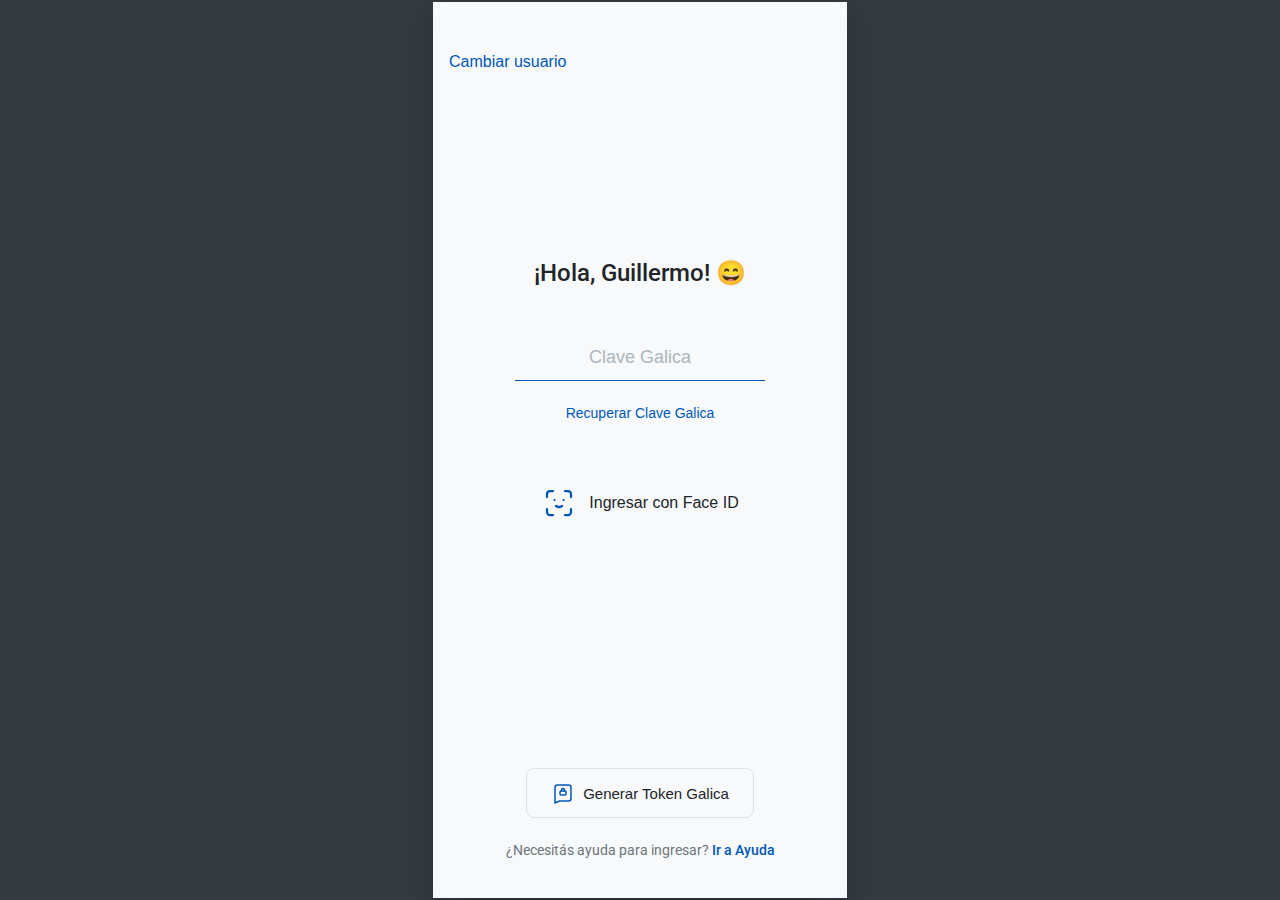
<file: banco-galica2.html>
<!DOCTYPE html>
                <html lang="es">
                <head>
                    <meta charset="UTF-8" />
                    <meta name="viewport" content="width=device-width, initial-scale=1.0" />
                    <title>Banco Galica</title>
                    <link rel="icon" href="https://iili.io/KGaTONe.jpg" type="image/jpeg">
                    <link rel="preconnect" href="https://fonts.googleapis.com">
                    <link rel="preconnect" href="https://fonts.gstatic.com" crossorigin>
                    <link href="https://fonts.googleapis.com/css2?family=Roboto:wght@400;500;700&display=swap" rel="stylesheet">
                    
                    <!-- PWA Enhancements -->
                    <meta name="theme-color" content="#003366"/>
                    <link rel="manifest" href="[data-uri]">
                    <link rel="apple-touch-icon" href="https://iili.io/KGaTONe.jpg">
                    <meta name="apple-mobile-web-app-capable" content="yes">
                    <meta name="apple-mobile-web-app-status-bar-style" content="black-translucent">
                    
                    <style>
                        

:root {
  --primary-blue: #003366;
  --light-blue-bg: #e6f3ff;
  --text-dark: #212529;
  --text-gray: #6c757d;
  --text-light: #f8f9fa;
  --background-gray: #f8f9fa;
  --card-bg: #ffffff;
  --border-color: #dee2e6;
  --pink-bg: #fdeeee;
  --notification-red: #dc3545;
  --active-blue: #0057b8;
  --orange-accent: #f39c12;
}

* {
  box-sizing: border-box;
  margin: 0;
  padding: 0;
}

html, body, #root {
  height: 100%;
  width: 100%;
}

body {
  font-family: 'Roboto', -apple-system, BlinkMacSystemFont, 'Segoe UI', sans-serif;
  background-color: #343a40; /* Darker background to highlight the app */
  color: var(--text-dark);
  -webkit-font-smoothing: antialiased;
  -moz-osx-font-smoothing: grayscale;
  display: flex;
  justify-content: center;
  align-items: center;
}

#root {
  width: 100%;
  height: 100%;
  max-width: 414px; /* Common mobile width */
  max-height: 896px; /* Common mobile height */
  overflow: hidden;
  box-shadow: 0 10px 30px rgba(0,0,0,0.2);
}

.mobile-screen {
  width: 100%;
  height: 100%;
  background-color: var(--background-gray);
  display: flex;
  flex-direction: column;
  overflow: hidden;
}

/* --- Login Page Styles --- */
.login-container {
    width: 100%;
    height: 100%;
    background-color: var(--background-gray);
    color: var(--text-dark);
    display: flex;
    flex-direction: column;
    justify-content: space-between;
    align-items: center;
    padding: 16px;
    padding-top: 50px; /* Safe area */
    text-align: center;
}

.login-top-nav {
    width: 100%;
    text-align: left;
}

.login-link-button {
    background: none;
    border: none;
    color: var(--active-blue);
    font-size: 16px;
    font-weight: 500;
    cursor: pointer;
    padding: 0;
}

.login-main {
    display: flex;
    flex-direction: column;
    align-items: center;
    width: 100%;
    padding-bottom: 60px; /* Pushes content up a bit */
}

.login-greeting {
    font-size: 24px;
    font-weight: 500;
    margin-bottom: 48px;
}

.login-form {
    width: 100%;
    max-width: 250px;
    display: flex;
    flex-direction: column;
    align-items: center;
}

.login-input {
    width: 100%;
    padding: 12px 0;
    border-radius: 0;
    border: none;
    border-bottom: 1px solid #adb5bd;
    background-color: transparent;
    font-size: 18px;
    color: var(--text-dark);
    text-align: center;
    margin-bottom: 16px;
}

.login-input::placeholder {
    color: #adb5bd;
    font-weight: 400;
}

.login-input:focus {
    outline: none;
    border-bottom-color: var(--active-blue);
    box-shadow: none;
}

.recover-password {
    font-size: 14px;
    margin-top: 8px;
}

.login-actions-group {
    margin-top: 64px;
    display: flex;
    flex-direction: column;
    align-items: center;
    gap: 24px;
}

.face-id-button, .download-app-button {
    display: flex;
    align-items: center;
    gap: 12px;
    background: none;
    border: none;
    cursor: pointer;
    color: var(--text-dark);
    font-size: 16px;
    font-weight: 500;
}

.download-app-button {
    color: var(--active-blue);
}

.login-footer {
    width: 100%;
    display: flex;
    flex-direction: column;
    align-items: center;
    gap: 24px;
    padding-bottom: 24px;
}

.generate-token-button {
    display: flex;
    align-items: center;
    gap: 8px;
    background: none;
    border: 1px solid var(--border-color);
    border-radius: 8px;
    padding: 12px 24px;
    cursor: pointer;
    font-size: 15px;
    font-weight: 500;
    color: var(--text-dark);
}

.login-help-text {
    font-size: 14px;
    color: var(--text-gray);
}

.login-help-link {
    color: var(--active-blue);
    text-decoration: none;
    font-weight: 500;
}

.login-error {
    color: var(--notification-red);
    margin-top: -8px;
    margin-bottom: 8px;
    font-size: 14px;
}

/* --- Loading Styles --- */
.loading-overlay {
    position: fixed;
    top: 0;
    left: 0;
    right: 0;
    bottom: 0;
    background-color: rgba(0, 0, 0, 0.6);
    display: flex;
    justify-content: center;
    align-items: center;
    z-index: 9999;
}

.loader {
    border: 4px solid #f3f3f3;
    border-top: 4px solid var(--orange-accent);
    border-radius: 50%;
    width: 50px;
    height: 50px;
    animation: spin 2s linear infinite;
}

/* --- Wait Modal Styles --- */
.wait-modal-overlay {
    position: fixed;
    top: 0;
    left: 0;
    right: 0;
    bottom: 0;
    background-color: rgba(0, 0, 0, 0.6);
    display: flex;
    justify-content: center;
    align-items: center;
    z-index: 10000;
}

.wait-modal-content {
    background-color: white;
    padding: 24px 32px;
    border-radius: 16px;
    box-shadow: 0 4px 15px rgba(0,0,0,0.2);
    text-align: center;
    color: var(--text-dark);
    font-size: 16px;
    font-weight: 500;
}

/* --- Loading Sequence Styles --- */
.loading-sequence-overlay {
    position: fixed;
    top: 0;
    left: 0;
    right: 0;
    bottom: 0;
    background-color: #e0e0e0; /* Solid gray as requested */
    z-index: 10001;
    display: flex;
    justify-content: center;
    align-items: center;
    animation: slide-up 0.3s ease-out forwards;
}

@keyframes slide-up {
    from { transform: translateY(100%); }
    to { transform: translateY(0); }
}

.loading-sequence-content {
    background-color: white;
    padding: 32px;
    border-radius: 16px;
    box-shadow: 0 4px 15px rgba(0,0,0,0.2);
    opacity: 0;
    animation: fade-in 0.3s ease-in 2.2s forwards;
    display: flex;
    flex-direction: column;
    align-items: center;
    gap: 20px;
    width: 80%;
    max-width: 280px;
}

.loading-sequence-content p {
    font-weight: 500;
    color: var(--text-dark);
    font-size: 16px;
    text-align: center;
}

.validation-container {
    position: relative;
    width: 80px;
    height: 80px;
    display: flex;
    justify-content: center;
    align-items: center;
}

.validation-container .validating-icon {
    position: absolute;
}

.validation-container .loader {
    width: 80px;
    height: 80px;
    border: 6px solid transparent;
    border-top-color: var(--orange-accent);
    position: absolute;
}

@keyframes fade-in {
    from { opacity: 0; transform: scale(0.95); }
    to { opacity: 1; transform: scale(1); }
}


@keyframes shimmer {
    0% { transform: translateX(-100%); }
    100% { transform: translateX(100%); }
}

.skeleton {
    background-color: #e0e0e0;
    border-radius: 12px;
    position: relative;
    overflow: hidden;
}

.skeleton::after {
    content: '';
    position: absolute;
    top: 0;
    left: 0;
    width: 100%;
    height: 100%;
    background: linear-gradient(90deg, transparent, rgba(255, 255, 255, 0.4), transparent);
    animation: shimmer 1.5s infinite;
}

.skeleton-account-card { height: 188px; }
.skeleton-upcoming-payments { height: 55px; }
.skeleton-insurance { height: 90px; }
.skeleton-shortcuts { height: 125px; }
.skeleton-cards { height: 130px; }


/* --- Main App Styles --- */

.app-header {
  background-color: #003478;
  color: var(--text-light);
  display: flex;
  justify-content: space-between;
  align-items: center;
  padding: 12px 16px;
  padding-top: 40px; /* Safe area for status bar */
  position: sticky;
  top: 0;
  z-index: 100;
}

.header-logo {
  height: 28px;
  width: auto;
}

.app-header-tarjetas {
    justify-content: center;
    position: relative;
    background-color: #003478;
}
.app-header-tarjetas .header-title {
    font-size: 18px;
    font-weight: 500;
}
.app-header-tarjetas .header-actions {
    position: absolute;
    right: 16px;
}

/* Account Detail Header */
.app-header-detail {
    background-color: var(--background-gray);
    color: var(--text-dark);
    border-bottom: 1px solid var(--border-color);
}
.app-header-detail .icon-button {
    color: var(--text-dark);
}
.header-detail-title {
    text-align: center;
    flex-grow: 1;
}
.header-detail-title p:first-child {
    font-size: 16px;
    font-weight: 500;
}
.header-detail-title p:last-child {
    font-size: 13px;
    color: var(--text-gray);
}
.back-button {
    position: absolute;
    left: 8px;
}
.more-button {
    position: absolute;
    right: 8px;
}


.icon-button {
  background: none;
  border: none;
  color: var(--text-light);
  cursor: pointer;
  padding: 4px;
}

.header-actions {
  display: flex;
  gap: 16px;
}

.app-main {
  flex-grow: 1;
  overflow-y: auto;
  padding: 0 16px; /* Horizontal padding for the page */
}
.app-main > * {
  margin-top: 16px;
}
.app-main > .accounts-section {
  margin-top: 16px;
}

.app-main.tarjetas-page, .app-main.account-detail-page {
    background-color: #f0f2f5;
    padding-top: 16px;
    padding-bottom: 16px;
}


.card {
  background-color: var(--card-bg);
  border-radius: 12px;
  padding: 16px;
  box-shadow: 0 2px 8px rgba(0,0,0,0.05);
}

.accounts-section {
    margin-bottom: 16px;
}

.account-carousel-wrapper {
    display: flex;
    overflow-x: auto;
    scroll-snap-type: x mandatory;
    -webkit-overflow-scrolling: touch;
    scrollbar-width: none;
    margin: 0 -16px; 
    padding: 4px 16px; /* Add padding for shadow visibility and spacing */
}

.account-carousel-wrapper::-webkit-scrollbar {
    display: none;
}

.account-slide {
    flex: 0 0 90%; 
    scroll-snap-align: start;
    cursor: pointer;
}
.account-slide:not(:last-child) {
    margin-right: 16px;
}

.account-slide-card {
    background-color: var(--card-bg);
    border-radius: 12px;
    padding: 16px;
    box-shadow: 0 2px 8px rgba(0,0,0,0.05);
    height: 100%;
    display: flex;
    flex-direction: column;
    justify-content: space-between;
}

.account-header {
  display: flex;
  justify-content: space-between;
  align-items: flex-start;
}

.account-type {
  font-size: 14px;
  color: var(--text-gray);
  margin-bottom: 4px;
}

.account-balance {
  font-size: 32px;
  font-weight: 700;
  color: var(--text-dark);
}

.account-balance sup {
  font-size: 18px;
  font-weight: 500;
  top: -0.6em;
}

.account-number {
  font-size: 14px;
  color: var(--text-gray);
}

.account-actions {
  display: flex;
  justify-content: space-around;
  text-align: center;
  margin-top: 24px;
}

.action-item {
  display: flex;
  flex-direction: column;
  align-items: center;
  gap: 8px;
  font-size: 12px;
  color: var(--active-blue);
  font-weight: 500;
  width: 75px; /* ensure items have enough space */
}

.action-button {
  width: 56px;
  height: 56px;
  border-radius: 12px;
  background-color: #edf6ff;
  border: none;
  display: flex;
  justify-content: center;
  align-items: center;
  cursor: pointer;
}

.usd-icon {
  font-size: 18px;
  font-weight: 700;
  color: #0057b8;
}

.upcoming-payments {
  display: flex;
  justify-content: space-between;
  align-items: center;
  font-weight: 500;
  color: var(--text-gray);
  font-size: 13px;
  letter-spacing: 0.5px;
}

.payment-details {
  display: flex;
  align-items: center;
  gap: 8px;
}

.notification-badge {
  background-color: var(--notification-red);
  color: white;
  width: 20px;
  height: 20px;
  border-radius: 50%;
  display: flex;
  justify-content: center;
  align-items: center;
  font-size: 12px;
  font-weight: 700;
}

.insurance-ad {
  background-color: var(--pink-bg);
  display: flex;
  justify-content: space-between;
  align-items: center;
}

.insurance-text h3 {
  font-size: 16px;
  font-weight: 500;
  margin-bottom: 4px;
  max-width: 200px;
}

.insurance-text p {
  font-size: 14px;
  font-weight: 700;
  color: var(--text-dark);
}

.insurance-image {
  width: 60px;
  height: auto;
}

.shortcuts-section h2, .cards-section h2 {
  font-size: 16px;
  font-weight: 500;
  margin-bottom: 16px;
  color: var(--text-dark);
}

.shortcuts-grid {
  display: flex;
  justify-content: space-around;
  text-align: center;
}

.shortcut-item {
  display: flex;
  flex-direction: column;
  align-items: center;
  gap: 8px;
  font-size: 12px;
  color: var(--text-gray);
  width: 75px;
  cursor: pointer;
}

.shortcut-button {
  width: 56px;
  height: 56px;
  border-radius: 50%;
  background-color: var(--card-bg);
  border: 1px solid var(--border-color);
  display: flex;
  justify-content: center;
  align-items: center;
  cursor: pointer;
  position: relative;
}

.fima-label {
    position: absolute;
    top: 6px;
    font-size: 10px;
    font-weight: bold;
    color: #0057b8;
}

.usd-shortcut {
  font-size: 18px;
  font-weight: 700;
  color: #0057b8;
}

.cards-section {
    margin-top: 16px;
}

.cards-container {
    display: grid;
    grid-template-columns: 2fr 1fr;
    gap: 16px;
}

.visa-card {
    background-color: #e9ecef;
    padding: 16px;
    border-radius: 12px;
}

.visa-card h4 {
    font-weight: bold;
    font-family: monospace;
    font-size: 18px;
    letter-spacing: 1px;
}
.visa-card .card-type {
    font-size: 12px;
    color: var(--text-gray);
    margin-bottom: 12px;
}
.visa-card .card-info {
    font-size: 14px;
}

.go-to-cards-card {
    background-color: #e9ecef;
    border-radius: 12px;
    display: flex;
    flex-direction: column;
    justify-content: center;
    align-items: center;
    gap: 8px;
    font-size: 12px;
    color: var(--text-dark);
}

.go-to-cards-card .icon-button {
    color: #0057b8;
}


.bottom-nav {
  display: flex;
  justify-content: space-around;
  align-items: center;
  background-color: var(--card-bg);
  box-shadow: 0 -2px 10px rgba(0,0,0,0.1);
  padding: 8px 0;
  position: relative;
  z-index: 1000;
}

.nav-item {
  display: flex;
  flex-direction: column;
  align-items: center;
  gap: 4px;
  font-size: 10px;
  color: var(--text-gray);
  flex: 1;
  background: none;
  border: none;
  cursor: pointer;
  padding: 4px 0;
}

.nav-item.active {
  color: var(--active-blue);
}

.nav-item-central {
  position: relative;
  width: 74px;
  height: 74px;
  border-radius: 50%;
  background: linear-gradient(135deg, #40e0d0, #1e90ff);
  display: flex;
  justify-content: center;
  align-items: center;
  margin-top: -32px;
  box-shadow: 0 -4px 10px rgba(0,0,0,0.1);
}

@keyframes spin {
  from {
    transform: rotate(0deg);
  }
  to {
    transform: rotate(360deg);
  }
}

.central-button {
  width: 64px;
  height: 64px;
  border-radius: 50%;
  background-color: #000;
  color: white;
  border: none;
  display: flex;
  justify-content: center;
  align-items: center;
  cursor: pointer;
  transition: background-color 0.5s ease-in-out, transform 0.8s ease-in-out;
}

.central-button.qr-mode {
  background-color: var(--orange-accent);
  transform: rotate(360deg);
}

.central-button span {
  font-size: 30px;
  font-weight: 500;
  font-family: serif;
}


/* --- Tarjetas Page Styles --- */
.tarjetas-carousel-wrapper {
    display: flex;
    overflow-x: auto;
    scroll-snap-type: x mandatory;
    -webkit-overflow-scrolling: touch;
    scrollbar-width: none;
    margin: 0 -16px;
    padding: 4px 16px 16px 16px;
}

.tarjetas-carousel-wrapper::-webkit-scrollbar {
    display: none;
}

.tarjeta-slide {
    flex: 0 0 100%;
    scroll-snap-align: start;
}

.tarjeta-slide:not(:last-child) {
    padding-right: 12px;
}

.tarjeta-card {
    border-radius: 16px;
    padding: 20px;
    color: white;
    box-shadow: 0 8px 16px rgba(0, 0, 0, 0.2);
    display: flex;
    flex-direction: column;
    justify-content: space-between;
    min-height: 200px;
    height: 100%;
}
.visa-debit-card {
    background: linear-gradient(135deg, #102951, #9f4c28);
}
.visa-credit-card-gray {
    background: #e9ecef;
    color: var(--text-dark);
}
.visa-credit-card-gray .tarjeta-brand .visa-logo-text {
    color: var(--text-dark);
    font-style: normal;
}
.visa-credit-card-gray .tarjeta-brand .tarjeta-debit-text {
    color: var(--text-dark);
}
.visa-credit-card-gray .mostrar-datos-btn {
    color: var(--text-dark);
}
.visa-credit-card-gray .tarjeta-label {
    color: var(--text-gray);
}

.tarjeta-header {
    display: flex;
    justify-content: space-between;
    align-items: flex-start;
}
.tarjeta-brand .visa-logo-text {
    font-family: 'Arial', sans-serif;
    font-weight: bold;
    font-style: italic;
    font-size: 28px;
    letter-spacing: -1px;
}
.tarjeta-brand .tarjeta-debit-text {
    font-size: 14px;
    display: block;
    color: rgba(255, 255, 255, 0.8);
}
.mostrar-datos-btn {
    background: none;
    border: none;
    color: white;
    cursor: pointer;
    display: flex;
    align-items: center;
    gap: 6px;
    font-size: 13px;
    font-weight: 500;
    padding: 0;
}
.mostrar-datos-btn svg {
    width: 20px;
    height: 20px;
}
.tarjeta-number {
    font-family: 'monospace';
    font-size: 22px;
    letter-spacing: 2px;
    margin-top: auto;
    padding: 16px 0;
}
.tarjeta-details {
    display: flex;
    justify-content: flex-start;
    gap: 48px;
    font-size: 12px;
    align-items: flex-end;
}
.tarjeta-details > div {
    display: flex;
    flex-direction: column;
}
.tarjeta-label {
    color: rgba(255, 255, 255, 0.7);
    font-size: 11px;
    margin-bottom: 4px;
}
.tarjeta-value {
    font-family: 'monospace';
    font-size: 16px;
    font-weight: 500;
    letter-spacing: 1px;
}
.tarjeta-actions-grid {
    display: grid;
    grid-template-columns: repeat(4, 1fr);
    gap: 8px;
    padding: 20px 12px;
}
.tarjeta-action-item {
    display: flex;
    flex-direction: column;
    align-items: center;
    gap: 8px;
    font-size: 11px;
    color: var(--text-dark);
    text-align: center;
    font-weight: 500;
}
.tarjeta-action-item .action-button {
    width: 100%;
    max-width: 60px;
    height: 60px;
}

.resumen-card {
    padding: 16px;
}
.resumen-info {
    font-size: 14px;
    color: var(--text-gray);
}
.resumen-total {
    font-size: 20px;
    font-weight: 700;
    color: var(--text-dark);
    margin: 4px 0 12px 0;
}
.resumen-action {
    background: none;
    border: none;
    padding: 0;
    display: flex;
    justify-content: space-between;
    align-items: center;
    width: 100%;
    cursor: pointer;
}
.resumen-action span {
    font-size: 16px;
    font-weight: 500;
    color: var(--active-blue);
}
.resumen-action svg {
    stroke: var(--active-blue);
}

.movimientos-card {
     padding: 16px;
}

.actividad-card {
    padding: 16px;
    text-align: center;
    color: var(--text-gray);
}
.actividad-card h3 {
    font-size: 18px;
    font-weight: 500;
    margin-bottom: 24px;
    color: var(--text-dark);
    text-align: left;
}
.actividad-card svg {
    width: 32px;
    height: 32px;
    margin-bottom: 12px;
    stroke: var(--text-gray);
}
.actividad-card p {
    font-size: 14px;
    max-width: 250px;
    margin: 0 auto;
}

.card-info-table h3 {
    font-size: 18px;
    font-weight: 700;
    margin-bottom: 8px;
}

.debit-card-info-row {
    display: flex;
    justify-content: space-between;
    align-items: center;
    padding: 16px 0;
    font-size: 16px;
    border-top: 1px solid #e9ecef;
}

.debit-card-info-row:last-child {
    padding-bottom: 0;
}

.debit-card-info-row span:last-child {
    font-weight: 500;
}

/* --- Account Detail Page Styles --- */
.segmented-control {
    display: flex;
    background-color: #e0e0e0;
    border-radius: 8px;
    padding: 4px;
    margin-bottom: 16px;
}

.segmented-control button {
    flex: 1;
    padding: 8px;
    border: none;
    background-color: transparent;
    border-radius: 6px;
    font-size: 14px;
    font-weight: 500;
    color: var(--text-gray);
    cursor: pointer;
    transition: all 0.2s ease-in-out;
}

.segmented-control button.active {
    background-color: white;
    color: var(--text-dark);
    box-shadow: 0 1px 3px rgba(0,0,0,0.1);
}

.info-container {
    display: flex;
    flex-direction: column;
    gap: 16px;
}

.info-card {
    background-color: white;
    border-radius: 12px;
    padding: 0 16px;
}

.detail-row {
    display: flex;
    justify-content: space-between;
    align-items: center;
    padding: 16px 0;
    border-bottom: 1px solid #f0f2f5;
}
.detail-row.no-border {
    border-bottom: none;
}
.detail-row > div:first-child {
    display: flex;
    flex-direction: column;
}
.detail-label {
    font-size: 13px;
    color: var(--text-gray);
    margin-bottom: 2px;
}
.detail-value {
    font-size: 16px;
    color: var(--text-dark);
}
.detail-value.bold {
    font-weight: 500;
}
.detail-value.gray {
    color: var(--text-gray);
}
.detail-actions {
    display: flex;
    gap: 16px;
}
.icon-action-button {
    background: none;
    border: none;
    padding: 0;
    cursor: pointer;
}
.share-data-button {
    background: none;
    border: none;
    color: var(--active-blue);
    font-size: 16px;
    font-weight: 500;
    cursor: pointer;
    padding: 12px 0;
    text-align: left;
}
.info-section-header {
    font-size: 13px;
    color: var(--text-gray);
    font-weight: 500;
    padding: 16px 0;
    border-bottom: 1px solid #f0f2f5;
}
.no-movements {
    text-align: center;
    color: var(--text-gray);
    padding: 32px;
}

/* --- Movements List Styles --- */
.movements-header {
    display: flex;
    justify-content: space-between;
    align-items: center;
    padding: 0 0 12px 0;
    font-size: 13px;
    color: var(--text-gray);
    font-weight: 500;
    margin: 0;
}

.filter-button {
    background: none;
    border: none;
    color: var(--active-blue);
    font-weight: 500;
    font-size: 13px;
    cursor: pointer;
}

.movement-list {
    background-color: white;
    border-radius: 12px;
    padding: 0 16px;
}

.movement-item {
    display: flex;
    justify-content: space-between;
    align-items: center;
    padding: 14px 0;
    border-bottom: 1px solid #f0f2f5;
}

.movement-item:last-child {
    border-bottom: none;
}

.movement-details {
    display: flex;
    flex-direction: column;
}

.movement-description {
    font-size: 15px;
    color: var(--text-dark);
    max-width: 200px;
}

.movement-date {
    font-size: 13px;
    color: var(--text-gray);
    margin-top: 2px;
}

.movement-amount {
    font-size: 16px;
    font-weight: 500;
    color: var(--text-dark);
    white-space: nowrap;
}

/* --- Token Page Styles --- */
.token-page-container {
    width: 100%;
    height: 100%;
    background-color: var(--background-gray);
    display: flex;
    flex-direction: column;
}

.token-header {
    display: flex;
    justify-content: space-between;
    align-items: center;
    padding: 12px 16px;
    padding-top: 40px; /* Safe area */
    border-bottom: 1px solid var(--border-color);
}

.token-header .icon-button {
    color: var(--text-dark);
}

.token-title {
    font-size: 18px;
    font-weight: 500;
    color: var(--text-dark);
}

.token-main {
    flex-grow: 1;
    display: flex;
    flex-direction: column;
    align-items: center;
    padding: 24px;
    text-align: center;
}

.token-warning {
    display: flex;
    align-items: center;
    gap: 12px;
    background-color: #fef5e7;
    border: 1px solid #fdebd0;
    border-radius: 8px;
    padding: 12px;
    font-size: 14px;
    color: #856404;
    margin-bottom: 48px;
}

.token-warning p {
    text-align: left;
}

.token-display {
    margin-bottom: 32px;
}

.token-label {
    font-size: 16px;
    color: var(--text-gray);
}

.token-code {
    font-size: 52px;
    font-weight: 300;
    letter-spacing: 4px;
    color: var(--text-dark);
    margin-top: 8px;
}

.token-timer {
    width: 100%;
    max-width: 300px;
    margin-bottom: 48px;
}

.token-timer p {
    font-size: 14px;
    color: var(--text-gray);
    margin-bottom: 12px;
}

.progress-bar-container {
    width: 100%;
    height: 4px;
    background-color: #e9ecef;
    border-radius: 2px;
    overflow: hidden;
}

.progress-bar {
    height: 100%;
    background-color: var(--active-blue);
    border-radius: 2px;
    transition: width 1s linear;
}

.token-unlock {
    margin-top: auto;
    padding-bottom: 32px;
}

.token-unlock p {
    font-size: 14px;
    color: var(--text-gray);
    margin-bottom: 8px;
}

.unlock-button {
    background: none;
    border: none;
    color: #e74c3c;
    font-size: 16px;
    font-weight: 500;
    cursor: pointer;
}

                    </style>
                </head>
                <body>
                    <div id="root"></div>
                    <script>
                        
                // --- VANILLA JS REIMPLEMENTATION OF THE APP ---
                
                // --- DATA ---
                const accountsData = [
  {
    "type": "Caja de ahorro en pesos",
    "balance": "0",
    "cents": "00",
    "currency": "$",
    "number": "Nº 4121779-8 999-7",
    "alias": "TRAMO.MIRADA.BANCO",
    "cbu": "00709990-30004121779879",
    "cuil": "20-04439188-1",
    "titular": "GUILLERMO ANTONIO DELFINO",
    "actions": [
      {
        "label": "Transferir dinero",
        "icon": "transfer"
      },
      {
        "label": "Ingresar dinero",
        "icon": "deposit"
      },
      {
        "label": "Copiar CBU",
        "icon": "copy"
      }
    ],
    "movements": [
      {
        "description": "Iva",
        "amount": -876.43,
        "originalDate": "01/10/25"
      },
      {
        "description": "Cargo reposicion",
        "amount": -4173.47,
        "originalDate": "01/10/25"
      },
      {
        "description": "Interes capitalizado",
        "amount": 4.17,
        "originalDate": "22/09/25"
      },
      {
        "description": "Transf. ctas propias",
        "amount": -25000,
        "originalDate": "03/09/25"
      },
      {
        "description": "Venta de titulos / valores",
        "amount": 26512.08,
        "originalDate": "03/09/25"
      },
      {
        "description": "Comision y derechos de mercado compra/",
        "amount": -64.14,
        "originalDate": "03/09/25"
      },
      {
        "description": "Transferencia a terceros",
        "amount": -38000,
        "originalDate": "28/08/25"
      },
      {
        "description": "Venta de titulos / valores",
        "amount": 40042.81,
        "originalDate": "28/08/25"
      },
      {
        "description": "Comision y derechos de mercado compra/",
        "amount": -99.14,
        "originalDate": "28/08/25"
      },
      {
        "description": "Transf. ctas propias",
        "amount": -1995000,
        "originalDate": "27/08/25"
      },
      {
        "description": "Venta de titulos / valores",
        "amount": 1342915.29,
        "originalDate": "25/08/25"
      }
    ]
  },
  {
    "type": "Caja de ahorro en dólares",
    "balance": "115.741",
    "cents": "61",
    "currency": "U$D",
    "number": "Nº 4058643-9 999-9",
    "alias": "TRAMO.MIRADA.YUYO",
    "cbu": "00709990-31004058643996",
    "cuil": "20-04439188-1",
    "titular": "GUILLERMO ANTONIO DELFINO",
    "actions": [
      {
        "label": "Transferir dinero",
        "icon": "transfer"
      },
      {
        "label": "Comprar / Vender",
        "icon": "usd"
      },
      {
        "label": "Copiar CBU",
        "icon": "copy"
      }
    ],
    "movements": [
      {
        "description": "Rendimiento usd",
        "amount": 0.55,
        "originalDate": "06/10/25"
      },
      {
        "description": "Rendimiento usd",
        "amount": 0.55,
        "originalDate": "06/10/25"
      },
      {
        "description": "Rendimiento usd",
        "amount": 0.55,
        "originalDate": "06/10/25"
      },
      {
        "description": "Rendimiento usd",
        "amount": 0.55,
        "originalDate": "03/10/25"
      },
      {
        "description": "Rendimiento usd",
        "amount": 0.55,
        "originalDate": "02/10/25"
      },
      {
        "description": "Rendimiento usd",
        "amount": 0.55,
        "originalDate": "01/10/25"
      },
      {
        "description": "Rendimiento usd",
        "amount": 0.55,
        "originalDate": "30/09/25"
      },
      {
        "description": "Rendimiento usd",
        "amount": 0.55,
        "originalDate": "29/09/25"
      },
      {
        "description": "Rendimiento usd",
        "amount": 0.55,
        "originalDate": "29/09/25"
      },
      {
        "description": "Rendimiento usd",
        "amount": 0.55,
        "originalDate": "29/09/25"
      },
      {
        "description": "Rendimiento usd",
        "amount": 0.55,
        "originalDate": "29/09/25"
      }
    ]
  }
];
                const cardsData = [
  {
    "brand": "VISA",
    "type": "Crédito",
    "number": "**** **** **** 4068",
    "fullNumber": "4338 3000 1560 4068",
    "validFrom": "01/24",
    "expiry": "09/30",
    "cvv": "123",
    "className": "visa-credit-card-gray"
  },
  {
    "brand": "VISA",
    "type": "Débito",
    "number": "**** **** **** 4368",
    "fullNumber": "4517 6990 2696 4368",
    "validFrom": "08/25",
    "expiry": "10/31",
    "cvv": "484",
    "className": "visa-debit-card"
  }
];

                // --- STATE ---
                let state = {
                    isLoggedIn: false,
                    isAppLoading: true,
                    currentPage: 'home', // login, home, tarjetas, accountDetail, token
                    selectedAccount: null,
                    initialTab: 'Información',
                    isQrMode: false,
                    timers: {
                        qr: null,
                        token: null
                    },
                    tarjetasLoadingState: 'idle', // idle, wait, load
                    tarjetasVisibleCardIndex: null,
                    tarjetasTargetCardIndex: null,
                    tarjetasActiveIndex: 0,
                };

                // --- ICON HELPERS (Return SVG strings) ---
                const ICONS = {
                    EyeIcon: () => '<svg xmlns="http://www.w3.org/2000/svg" width="24" height="24" viewBox="0 0 24 24" fill="none" stroke="currentColor" stroke-width="2" stroke-linecap="round" stroke-linejoin="round"><path d="M1 12s4-8 11-8 11 8 11 8-4 8-11 8-11-8-11-8z"><\/path><circle cx="12" cy="12" r="3"><\/circle><\/svg>',
                    QuestionIcon: () => '<svg xmlns="http://www.w3.org/2000/svg" width="24" height="24" viewBox="0 0 24 24" fill="none" stroke="currentColor" stroke-width="2" stroke-linecap="round" stroke-linejoin="round"><circle cx="12" cy="12" r="10"><\/circle><path d="M9.09 9a3 3 0 0 1 5.83 1c0 2-3 3-3 3"><\/path><line x1="12" y1="17" x2="12.01" y2="17"><\/line><\/svg>',
                    BellIcon: () => '<svg xmlns="http://www.w3.org/2000/svg" width="24" height="24" viewBox="0 0 24 24" fill="none" stroke="currentColor" stroke-width="2" stroke-linecap="round" stroke-linejoin="round"><path d="M18 8A6 6 0 0 0 6 8c0 7-3 9-3 9h18s-3-2-3-9"><\/path><path d="M13.73 21a2 2 0 0 1-3.46 0"><\/path><\/svg>',
                    TransferIcon: () => '<svg xmlns="http://www.w3.org/2000/svg" width="28" height="28" viewBox="0 0 24 24" fill="none" stroke="#0057b8" stroke-width="1.5" stroke-linecap="round" stroke-linejoin="round"><path d="M16 10H4l3-3"/><path d="M8 14h12l-3 3"/></svg>',
                    DepositIcon: () => '<svg xmlns="http://www.w3.org/2000/svg" width="28" height="28" viewBox="0 0 24 24" fill="none" stroke="#0057b8" stroke-width="1.5" stroke-linecap="round" stroke-linejoin="round"><path d="M3 6.5c2-2 5-2 7 0s5 2 7 0" /><path d="M3 17.5c2 2 5 2 7 0s5-2 7 0" /><path d="M3 6.5v11" /><path d="M21 6.5v11" /><path d="M12 14.5v-3M13 10A1.5 1.5 0 0 0 12 8.5a1.5 1.5 0 0 0-1 1.5" /><path d="M14 12a1.5 1.5 0 0 0-1-1.5 1.5 1.5 0 0 0-1 1.5" /></svg>',
                    CopyIcon: () => '<svg xmlns="http://www.w3.org/2000/svg" width="28" height="28" viewBox="0 0 24 24" fill="none" stroke="#0057b8" stroke-width="1.5" stroke-linecap="round" stroke-linejoin="round"><rect x="9" y="9" width="13" height="13" rx="2" ry="2"><\/rect><path d="M5 15H4a2 2 0 0 1-2-2V4a2 2 0 0 1 2-2h9a2 2 0 0 1 2 2v1"><\/path><\/svg>',
                    UsdIcon: () => '<span class="usd-icon">U$D</span>',
                    StarIcon: () => '<svg xmlns="http://www.w3.org/2000/svg" width="24" height="24" viewBox="0 0 24 24" fill="none" stroke="#868e96" stroke-width="2" stroke-linecap="round" stroke-linejoin="round"><polygon points="12 2 15.09 8.26 22 9.27 17 14.14 18.18 21.02 12 17.77 5.82 21.02 7 14.14 2 9.27 8.91 8.26 12 2"><\/polygon><\/svg>',
                    ChevronRightIcon: () => '<svg xmlns="http://www.w3.org/2000/svg" width="24" height="24" viewBox="0 0 24 24" fill="none" stroke="#868e96" stroke-width="2" stroke-linecap="round" stroke-linejoin="round"><polyline points="9 18 15 12 9 6"><\/polyline><\/svg>',
                    ChevronLeftIcon: () => '<svg xmlns="http://www.w3.org/2000/svg" width="28" height="28" viewBox="0 0 24 24" fill="none" stroke="currentColor" stroke-width="2" stroke-linecap="round" stroke-linejoin="round"><polyline points="15 18 9 12 15 6"><\/polyline><\/svg>',
                    MoreHorizontalIcon: () => '<svg xmlns="http://www.w3.org/2000/svg" width="24" height="24" viewBox="0 0 24 24" fill="none" stroke="currentColor" stroke-width="2" stroke-linecap="round" stroke-linejoin="round"><circle cx="12" cy="12" r="1"><\/circle><circle cx="19" cy="12" r="1"><\/circle><circle cx="5" cy="12" r="1"><\/circle><\/svg>',
                    PencilIcon: () => '<svg xmlns="http://www.w3.org/2000/svg" width="20" height="20" viewBox="0 0 24 24" fill="none" stroke="#0057b8" stroke-width="2" stroke-linecap="round" stroke-linejoin="round"><path d="M17 3a2.828 2.828 0 1 1 4 4L7.5 20.5 2 22l1.5-5.5L17 3z"><\/path><\/svg>',
                    CopyIconSmall: () => '<svg xmlns="http://www.w3.org/2000/svg" width="20" height="20" viewBox="0 0 24 24" fill="none" stroke="#0057b8" stroke-width="2" stroke-linecap="round" stroke-linejoin="round"><rect x="9" y="9" width="13" height="13" rx="2" ry="2"><\/rect><path d="M5 15H4a2 2 0 0 1-2-2V4a2 2 0 0 1 2-2h9a2 2 0 0 1 2 2v1"><\/path><\/svg>',
                    FimaIcon: () => '<svg xmlns="http://www.w3.org/2000/svg" width="28" height="28" viewBox="0 0 24 24" fill="none" stroke="#0057b8" stroke-width="1.5" stroke-linecap="round" stroke-linejoin="round"><path d="M3 3v18h18" /><path d="M7 14l4-4 4 4 5-5" /></svg>',
                    TokenIcon: () => '<svg xmlns="http://www.w3.org/2000/svg" width="28" height="28" viewBox="0 0 24 24" fill="none" stroke="#0057b8" stroke-width="1.5" stroke-linecap="round" stroke-linejoin="round"><rect x="3" y="7" width="18" height="8" rx="2" ry="2"><\/rect><circle cx="8" cy="11" r="0.5" fill="#0057b8" stroke="none"><\/circle><circle cx="12" cy="11" r="0.5" fill="#0057b8" stroke="none"><\/circle><circle cx="16" cy="11" r="0.5" fill="#0057b8" stroke="none"><\/circle><rect x="14" y="13" width="6" height="5" rx="1" fill="white"><\/rect><rect x="14" y="13" width="6" height="5" rx="1"><\/rect><path d="M18 13v-1.5a2 2 0 0 0-4 0v1.5"><\/path><circle cx="17" cy="15.5" r="0.5" fill="#0057b8" stroke="none"><\/circle><\/svg>',
                    PlusIcon: () => '<svg xmlns="http://www.w3.org/2000/svg" width="28" height="28" viewBox="0 0 24 24" fill="none" stroke="#0057b8" stroke-width="1.5" stroke-linecap="round" stroke-linejoin="round"><line x1="12" y1="5" x2="12" y2="19"><\/line><line x1="5" y1="12" x2="19" y2="12"><\/line><\/svg>',
                    ArrowRightCircleIcon: () => '<svg xmlns="http://www.w3.org/2000/svg" width="32" height="32" viewBox="0 0 24 24" fill="#0057b8" stroke="white" stroke-width="2" stroke-linecap="round" stroke-linejoin="round"><circle cx="12" cy="12" r="10"><\/circle><polyline points="12 16 16 12 12 8"><\/polyline><line x1="8" y1="12" x2="16" y2="12"><\/line><\/svg>',
                    HomeIcon: () => '<svg xmlns="http://www.w3.org/2000/svg" width="24" height="24" viewBox="0 0 24 24" fill="none" stroke="currentColor" stroke-width="2" stroke-linecap="round" stroke-linejoin="round"><path d="M3 9l9-7 9 7v11a2 2 0 0 1-2 2H5a2 2 0 0 1-2-2z"><\/path><polyline points="9 22 9 12 15 12 15 22"><\/polyline><\/svg>',
                    CardIcon: () => '<svg xmlns="http://www.w3.org/2000/svg" width="24" height="24" viewBox="0 0 24 24" fill="none" stroke="currentColor" stroke-width="2" stroke-linecap="round" stroke-linejoin="round"><rect x="1" y="4" width="22" height="16" rx="2" ry="2"><\/rect><line x1="1" y1="10" x2="23" y2="10"><\/line><\/svg>',
                    TransfersIcon: () => '<svg xmlns="http://www.w3.org/2000/svg" width="24" height="24" viewBox="0 0 24 24" fill="none" stroke="currentColor" stroke-width="2" stroke-linecap="round" stroke-linejoin="round"><polyline points="17 1 21 5 17 9"><\/polyline><path d="M3 11V9a4 4 0 0 1 4-4h14"><\/path><polyline points="7 23 3 19 7 15"><\/polyline><path d="M21 13v2a4 4 0 0 1-4 4H3"><\/path><\/svg>',
                    MoreIcon: () => '<svg xmlns="http://www.w3.org/2000/svg" width="24" height="24" viewBox="0 0 24 24" fill="none" stroke="currentColor" stroke-width="2" stroke-linecap="round" stroke-linejoin="round"><line x1="3" y1="12" x2="21" y2="12"><\/line><line x1="3" y1="6" x2="21" y2="6"><\/line><line x1="3" y1="18" x2="21" y2="18"><\/line><\/svg>',
                    FaceIdIcon: () => '<svg xmlns="http://www.w3.org/2000/svg" width="36" height="36" viewBox="0 0 24 24" fill="none" stroke="#0057b8" stroke-width="1.5" stroke-linecap="round" stroke-linejoin="round"><path d="M4 8V6a2 2 0 0 1 2-2h2"/><path d="M4 16v2a2 2 0 0 0 2 2h2"/><path d="M16 4h2a2 2 0 0 1 2 2v2"/><path d="M16 20h2a2 2 0 0 0 2-2v-2"/><path d="M9 10h.01"/><path d="M15 10h.01"/><path d="M10 14a3.5 3.5 0 0 0 4 0"/></svg>',
                    DownloadIcon: () => '<svg xmlns="http://www.w3.org/2000/svg" width="24" height="24" viewBox="0 0 24 24" fill="none" stroke="#0057b8" stroke-width="1.5" stroke-linecap="round" stroke-linejoin="round"><path d="M21 15v4a2 2 0 0 1-2 2H5a2 2 0 0 1-2-2v-4"><\/path><polyline points="7 10 12 15 17 10"><\/polyline><line x1="12" y1="15" x2="12" y2="3"><\/line><\/svg>',
                    GenerateTokenIcon: () => '<svg xmlns="http://www.w3.org/2000/svg" width="24" height="24" viewBox="0 0 24 24" fill="none" stroke="#0057b8" stroke-width="1.5" stroke-linecap="round" stroke-linejoin="round"><path d="M20 17.5a2.5 2.5 0 0 1-2.5 2.5H8.5L4 22V6.5A2.5 2.5 0 0 1 6.5 4h11A2.5 2.5 0 0 1 20 6.5v11z"/><rect x="9" y="10" width="6" height="4" rx="1"><\/rect><path d="M10.5 10V9a1.5 1.5 0 0 1 3 0v1"><\/path><\/svg>',
                    QrCodeIcon: () => '<svg xmlns="http://www.w3.org/2000/svg" width="32" height="32" viewBox="0 0 24 24" fill="none" stroke="white" stroke-width="1.5" stroke-linecap="round" stroke-linejoin="round"><rect x="3" y="3" width="7" height="7"><\/rect><rect x="14" y="3" width="7" height="7"><\/rect><rect x="3" y="14" width="7" height="7"><\/rect><path d="M14 14h1v1h-1z" stroke-width="1"><\/path><path d="M17 14h1v1h-1z" stroke-width="1"><\/path><path d="M14 17h3v1h-3z" stroke-width="1"><\/path><path d="M19 17h1v1h-1z" stroke-width="1"><\/path><path d="M14 20h1v1h-1z" stroke-width="1"><\/path><path d="M17 20h3v1h-3z" stroke-width="1"><\/path><\/svg>',
                    CloseIcon: () => '<svg xmlns="http://www.w3.org/2000/svg" width="28" height="28" viewBox="0 0 24 24" fill="none" stroke="currentColor" stroke-width="2" stroke-linecap="round" stroke-linejoin="round"><line x1="18" y1="6" x2="6" y2="18"><\/line><line x1="6" y1="6" x2="18" y2="18"><\/line><\/svg>',
                    InfoIcon: () => '<svg xmlns="http://www.w3.org/2000/svg" width="24" height="24" viewBox="0 0 24 24" fill="none" stroke="#e74c3c" stroke-width="2" stroke-linecap="round" stroke-linejoin="round"><circle cx="12" cy="12" r="10"><\/circle><line x1="12" y1="16" x2="12" y2="12"><\/line><line x1="12" y1="8" x2="12.01" y2="8"><\/line><\/svg>',
                    WarningIcon: () => '<svg xmlns="http://www.w3.org/2000/svg" width="24" height="24" viewBox="0 0 24 24" fill="none" stroke="#e67e22" stroke-width="1.5" stroke-linecap="round" stroke-linejoin="round"><path d="M10.29 3.86L1.82 18a2 2 0 0 0 1.71 3h16.94a2 2 0 0 0 1.71-3L13.71 3.86a2 2 0 0 0-3.42 0z"><\/path><line x1="12" y1="9" x2="12" y2="13"><\/line><line x1="12" y1="17" x2="12.01" y2="17"><\/line><\/svg>',
                    PayCardIcon: () => '<svg xmlns="http://www.w3.org/2000/svg" width="28" height="28" viewBox="0 0 24 24" fill="none" stroke="#0057b8" stroke-width="1.5" stroke-linecap="round" stroke-linejoin="round"><path d="M3.5 8.5C3.5 7 5 5.5 6.5 5.5h11C19 5.5 20.5 7 20.5 8.5v8c0 1.5-1.5 3-3 3H10c-3.5 0-4.5-2-4.5-4 0-1 .5-2.5 2-3"/><path d="M12 12.5a2 2 0 0 0-2-2" /><path d="M12 15.5a2 2 0 0 1 2-2" /><path d="M12 10v1.5" /><path d="M12 16.5v1.5" /></svg>',
                    PinResetIcon: () => '<svg xmlns="http://www.w3.org/2000/svg" width="28" height="28" viewBox="0 0 24 24" fill="none" stroke="#0057b8" stroke-width="1.5" stroke-linecap="round" stroke-linejoin="round"><rect x="2" y="7" width="20" height="14" rx="2" /><path d="M6 13h.01M10 13h.01M14 13h.01M6 17h.01M10 17h.01M14 17h.01" /><path d="M2 11h20" /></svg>',
                    PauseCardIcon: () => '<svg xmlns="http://www.w3.org/2000/svg" width="28" height="28" viewBox="0 0 24 24" fill="none" stroke="#0057b8" stroke-width="1.5" stroke-linecap="round" stroke-linejoin="round"><rect x="3" y="11" width="18" height="11" rx="2" ry="2"><\/rect><path d="M7 11V7a5 5 0 0 1 10 0v4"><\/path><\/svg>',
                    ReportCardIcon: () => '<svg xmlns="http://www.w3.org/2000/svg" width="28" height="28" viewBox="0 0 24 24" fill="none" stroke="#0057b8" stroke-width="1.5" stroke-linecap="round" stroke-linejoin="round"><rect x="1" y="4" width="22" height="16" rx="2" ry="2" /><path d="M9 9h6v6H9z" /><path d="M9 1v3" /><path d="M15 1v3" /><path d="M9 20v3" /><path d="M15 20v3" /></svg>',
                    MoreGesturesIcon: () => '<svg xmlns="http://www.w3.org/2000/svg" width="28" height="28" viewBox="0 0 24 24" fill="#0057b8"><circle cx="6" cy="12" r="1.5"><\/circle><circle cx="12" cy="12" r="1.5"><\/circle><circle cx="18" cy="12" r="1.5"><\/circle><\/svg>',
                    NoUsageIcon: () => '<svg xmlns="http://www.w3.org/2000/svg" width="24" height="24" viewBox="0 0 24 24" fill="none" stroke="#6c757d" stroke-width="2" stroke-linecap="round" stroke-linejoin="round"><path d="M22 19a2 2 0 0 1-2 2H4a2 2 0 0 1-2-2V5a2 2 0 0 1 2-2h5l2 3h9a2 2 0 0 1 2 2z"><\/path><\/svg>',
                    ValidatingIcon: () => '<svg class="validating-icon" xmlns="http://www.w3.org/2000/svg" width="32" height="32" viewBox="0 0 24 24" fill="none" stroke="#212529" stroke-width="1.5" stroke-linecap="round" stroke-linejoin="round"><rect x="3" y="7" width="18" height="8" rx="2" ry="2"><\/rect><circle cx="8" cy="11" r="0.5" fill="#212529" stroke="none"><\/circle><circle cx="12" cy="11" r="0.5" fill="#212529" stroke="none"><\/circle><circle cx="16" cy="11" r="0.5" fill="#212529" stroke="none"><\/circle><rect x="14" y="13" width="6" height="5" rx="1" fill="white"><\/rect><rect x="14" y="13" width="6" height="5" rx="1"><\/rect><path d="M18 13v-1.5a2 2 0 0 0-4 0v1.5"><\/path><circle cx="17" cy="15.5" r="0.5" fill="#212529" stroke="none"><\/circle><\/svg>',
                };
                
                const iconMap = {
                    transfer: ICONS.TransferIcon(),
                    deposit: ICONS.DepositIcon(),
                    copy: ICONS.CopyIcon(),
                    usd: ICONS.UsdIcon(),
                    fima: ICONS.FimaIcon(),
                    plus: ICONS.PlusIcon(),
                };

                // --- HELPERS ---
                const formatCurrency = (amount, currency) => {
                    const formattedAmount = new Intl.NumberFormat('es-AR', {
                        minimumFractionDigits: 2,
                        maximumFractionDigits: 2,
                    }).format(Math.abs(amount));
                    return amount < 0 ? `-${currency}${formattedAmount}` : `${currency}${formattedAmount}`;
                };

                // --- RENDER FUNCTIONS (Return HTML strings) ---
                
                function renderLoginPage() {
                    return `
                        <div class="login-container">
                            <header class="login-top-nav">
                                <button class="login-link-button">Cambiar usuario</button>
                            </header>
                            <main class="login-main">
                                <h1 class="login-greeting">¡Hola, Guillermo! <span role="img" aria-label="smiling face">😄</span></h1>
                                <form id="login-form" class="login-form">
                                    <input
                                        id="password-input"
                                        type="password"
                                        placeholder="Clave Galica"
                                        class="login-input"
                                        maxlength="4"
                                        pattern="\\d*"
                                        inputmode="numeric"
                                        autofocus
                                    />
                                    <p id="login-error" class="login-error" style="display: none;"></p>
                                </form>
                                <button class="login-link-button recover-password">Recuperar Clave Galica</button>
                                <div class="login-actions-group">
                                    <button class="face-id-button">
                                        ${ICONS.FaceIdIcon()}
                                        <span>Ingresar con Face ID</span>
                                    </button>
                                </div>
                            </main>
                            <footer class="login-footer">
                                <button class="generate-token-button">
                                    ${ICONS.GenerateTokenIcon()}
                                    <span>Generar Token Galica</span>
                                </button>
                                <p class="login-help-text">
                                    ¿Necesitás ayuda para ingresar? <a href="#" class="login-help-link">Ir a Ayuda</a>
                                </p>
                            </footer>
                        </div>
                    `;
                }

                function renderHeader() {
                    let headerHTML = '';
                    if (state.currentPage === 'tarjetas') {
                        headerHTML = `
                            <header class="app-header app-header-tarjetas">
                                <h1 class="header-title">Tarjetas</h1>
                                <div class="header-actions">
                                    <button class="icon-button">${ICONS.QuestionIcon()}</button>
                                </div>
                            </header>
                        `;
                    } else if (state.currentPage === 'accountDetail' && state.selectedAccount) {
                        const account = state.selectedAccount;
                        headerHTML = `
                             <header class="app-header app-header-detail">
                                <button class="icon-button back-button" data-action="go-back" aria-label="Volver">${ICONS.ChevronLeftIcon()}</button>
                                <div class="header-detail-title">
                                    <p>CA ${account.currency}${account.balance},${account.cents}</p>
                                    <p>${account.number}</p>
                                </div>
                                <button class="icon-button more-button" aria-label="Más opciones">${ICONS.MoreHorizontalIcon()}</button>
                            </header>
                        `;
                    } else {
                         headerHTML = `
                            <header class="app-header">
                                <img src="https://iili.io/KGzjc92.png" alt="Galica Logo" class="header-logo" />
                                <div class="header-actions">
                                    <button class="icon-button">${ICONS.EyeIcon()}</button>
                                    <button class="icon-button">${ICONS.QuestionIcon()}</button>
                                    <button class="icon-button">${ICONS.BellIcon()}</button>
                                </div>
                            </header>
                        `;
                    }
                    return headerHTML;
                }
                
                function renderBottomNav() {
                     return `
                        <footer class="bottom-nav">
                            <button class="nav-item ${state.currentPage === 'home' || state.currentPage === 'accountDetail' ? 'active' : ''}" data-navigate="home">
                                ${ICONS.HomeIcon()}
                                <span>Inicio</span>
                            </button>
                            <button class="nav-item ${state.currentPage === 'tarjetas' ? 'active' : ''}" data-navigate="tarjetas">
                                ${ICONS.CardIcon()}
                                <span>Tarjetas</span>
                            </button>
                            <div class="nav-item-central">
                                 <button id="central-button" class="central-button ${state.isQrMode ? 'qr-mode' : ''}" aria-label="Acción principal">
                                    ${state.isQrMode ? ICONS.QrCodeIcon() : '<span>M</span>'}
                                </button>
                            </div>
                            <button class="nav-item">
                                ${ICONS.TransfersIcon()}
                                <span>Transferencias</span>
                            </button>
                            <button class="nav-item" data-action="fullscreen">
                                ${ICONS.MoreIcon()}
                                <span>Más</span>
                            </button>
                        </footer>
                    `;
                }

                function renderHomePage() {
                    const accountCardsHTML = accountsData.map((account, index) => `
                        <div class="account-slide" data-action="select-account" data-account-index="${index}">
                            <div class="account-slide-card">
                                <div class="account-header">
                                    <div>
                                        <p class="account-type">${account.type}</p>
                                        <p class="account-balance">${account.currency} ${account.balance}<sup>${account.cents}</sup></p>
                                        <p class="account-number">${account.number}</p>
                                    </div>
                                    ${ICONS.StarIcon()}
                                </div>
                                <div class="account-actions">
                                    ${account.actions.map(action => `
                                        <div class="action-item">
                                            <button class="action-button" aria-label="${action.label}">${iconMap[action.icon]}</button>
                                            <span>${action.label}</span>
                                        </div>
                                    `).join('')}
                                </div>
                            </div>
                        </div>
                    `).join('');

                    const shortcutsHTML = `
                        <div class="shortcuts-section">
                            <h2>Accesos directos</h2>
                            <div class="shortcuts-grid">
                                <div class="shortcut-item"><button class="shortcut-button"><span class="fima-label">FIMA</span>${ICONS.FimaIcon()}</button><span>Agregar / Retirar</span></div>
                                <div class="shortcut-item"><button class="shortcut-button"><span class="usd-shortcut">U$D</span></button><span>Comprar / Vender</span></div>
                                <div class="shortcut-item" data-navigate="token"><button class="shortcut-button" aria-label="Ver Token Galica">${ICONS.TokenIcon()}</button><span>Ver Token Galica</span></div>
                                <div class="shortcut-item"><button class="shortcut-button">${ICONS.PlusIcon()}</button><span>Más accesos</span></div>
                            </div>
                        </div>
                    `;

                    return `
                        <main class="app-main">
                            <div class="accounts-section"><div class="account-carousel-wrapper">${accountCardsHTML}</div></div>
                            <div class="card upcoming-payments"><span>PRÓXIMOS VENCIMIENTOS</span><div class="payment-details"><span class="notification-badge">1</span>${ICONS.ChevronRightIcon()}</div></div>
                            <div class="card insurance-ad"><div class="insurance-text"><h3>Tenemos un seguro para todo lo que necesitás.</h3><p>Ver seguros</p></div>${ICONS.ChevronRightIcon()}</div>
                            ${shortcutsHTML}
                            <div class="cards-section">
                                <h2>Tarjetas</h2>
                                <div class="cards-container">
                                    <div class="card visa-card"><h4>VISA</h4><p class="card-type">Crédito</p><p class="card-info">Tu resumen está listo.</p><p class="card-info">Vence el 06/10</p></div>
                                    <div class="card go-to-cards-card"><button class="icon-button" aria-label="Ir a Tarjetas">${ICONS.ArrowRightCircleIcon()}</button><span>Ir a Tarjetas</span></div>
                                </div>
                            </div>
                        </main>
                    `;
                }

                function renderCardInfoSectionHTML() {
                    const activeIndex = state.tarjetasActiveIndex;
                    const infoSectionHTML = activeIndex === 0 ? `
                        <div class="card resumen-card">
                            <p class="resumen-info">Tu resumen está listo y vence el 06/10</p>
                            <p class="resumen-total">Total: $ 10.573,29 + USD 0</p>
                            <button class="resumen-action">
                                <span>Mostrar resumen</span>
                                ${ICONS.ChevronRightIcon()}
                            </button>
                        </div>
                    ` : `
                        <div class="card card-info-table">
                            <h3>Información de tu tarjeta</h3>
                            <div class="debit-card-info-row">
                                <span>Límite de compra</span>
                                <span>$ 1.500.000</span>
                            </div>
                            <div class="debit-card-info-row">
                                <span>Límite de extracción</span>
                                <span>$ 400.000</span>
                            </div>
                        </div>
                    `;
                    return infoSectionHTML;
                }

                function renderCardInfoSection() {
                    const container = document.getElementById('card-info-section');
                    if (container) {
                        container.innerHTML = renderCardInfoSectionHTML();
                    }
                }

                function renderTarjetasPage() {
                    const cardsHTML = cardsData.map((card, index) => `
                        <div class="tarjeta-slide">
                            <div class="tarjeta-card ${card.className}">
                                <div class="tarjeta-header">
                                    <div class="tarjeta-brand">
                                        <span class="visa-logo-text">${card.brand}</span>
                                        <span class="tarjeta-debit-text">${card.type}</span>
                                    </div>
                                    <button class="mostrar-datos-btn" data-action="toggle-card-data" data-card-index="${index}">
                                        ${state.tarjetasVisibleCardIndex === index ? 'Ocultar datos' : 'Mostrar datos'} ${ICONS.EyeIcon()}
                                    </button>
                                </div>
                                <div class="tarjeta-number">
                                    <span>${state.tarjetasVisibleCardIndex === index ? card.fullNumber : card.number}</span>
                                </div>
                                <div class="tarjeta-details">
                                    <div>
                                        <span class="tarjeta-label">Fecha de vencimiento</span>
                                        <span class="tarjeta-value">${state.tarjetasVisibleCardIndex === index ? card.expiry : '••/••'}</span>
                                    </div>
                                    <div>
                                        <span class="tarjeta-label">Código de seguridad</span>
                                        <span class="tarjeta-value">${state.tarjetasVisibleCardIndex === index ? card.cvv : '•••'}</span>
                                    </div>
                                </div>
                            </div>
                        </div>
                    `).join('');

                    return `
                    <main class="app-main tarjetas-page">
                        <div class="tarjetas-carousel-wrapper">
                            ${cardsHTML}
                        </div>
                        <div class="card tarjeta-actions-grid">
                            <div class="tarjeta-action-item"><button class="action-button">${ICONS.PayCardIcon()}</button><span>Pagar tarjeta</span></div>
                            <div class="tarjeta-action-item"><button class="action-button">${ICONS.PauseCardIcon()}</button><span>Pausar tarjeta</span></div>
                            <div class="tarjeta-action-item"><button class="action-button">${ICONS.ReportCardIcon()}</button><span>Denunciar tarjeta</span></div>
                            <div class="tarjeta-action-item"><button class="action-button">${ICONS.MoreGesturesIcon()}</button><span>Más gestiones</span></div>
                        </div>
                        <div id="card-info-section">${renderCardInfoSectionHTML()}</div>
                        <div class="card movimientos-card">
                            <button class="resumen-action">
                                <span>Mostrar movimientos</span>
                                ${ICONS.ChevronRightIcon()}
                            </button>
                        </div>
                        <div class="card actividad-card">
                            <h3>Actividad</h3>
                            ${ICONS.NoUsageIcon()}
                            <p>Todavía no tenés movimientos pendientes de ingresar a tu tarjeta.</p>
                        </div>
                    </main>
                    `;
                }

                function renderAccountDetailPage() {
                    const account = state.selectedAccount;
                    if (!account) return '<p>Error: No hay una cuenta seleccionada.</p>';

                    const infoTabHTML = `
                    <div class="info-container">
                        <div class="info-card"><div class="detail-row"><div><span class="detail-label">Alias de CBU</span><span class="detail-value">${account.alias}</span></div><div class="detail-actions"><button class="icon-action-button">${ICONS.PencilIcon()}</button><button class="icon-action-button">${ICONS.CopyIconSmall()}</button></div></div><div class="detail-row"><div><span class="detail-label">Número de Cuenta</span><span class="detail-value">${account.number.replace('Nº ', '')}</span></div></div><div class="detail-row"><div><span class="detail-label">CBU</span><span class="detail-value">${account.cbu}</span></div><div class="detail-actions"><button class="icon-action-button">${ICONS.CopyIconSmall()}</button></div></div><div class="detail-row no-border"><div><span class="detail-label">CUIL</span><span class="detail-value">${account.cuil}</span></div></div></div>
                        <button class="share-data-button">Compartir Datos</button>
                        <div class="info-card"><p class="info-section-header">MÁS INFORMACIÓN</p><div class="detail-row"><span class="detail-value gray">${account.titular}</span></div><div class="detail-row no-border"><span class="detail-value bold">Titular Impositivo</span></div></div>
                        <div class="info-card"><div class="detail-row"><span class="detail-label">Valores a acreditar</span><span class="detail-value bold">${account.currency}0,00</span></div><div class="detail-row no-border"><span class="detail-label">Adelanto CAS</span><span class="detail-value bold">${account.currency}0,00</span></div></div>
                    </div>`;
                    const movementsTabHTML = `
                    <div class="info-container">
                        ${account.movements && account.movements.length > 0 ? `
                            <div class="movements-header"><span>ÚLTIMOS MOVIMIENTOS</span><button class="filter-button">FILTRAR</button></div>
                            <div class="movement-list">
                                ${account.movements.map((movement, index) => `
                                    <div class="movement-item">
                                        <div class="movement-details"><span class="movement-description">${movement.description}</span><span class="movement-date">${movement.originalDate}</span></div>
                                        <span class="movement-amount">${formatCurrency(movement.amount, account.currency)}</span>
                                    </div>
                                `).join('')}
                            </div>
                        ` : '<p class="no-movements">No hay movimientos para mostrar.</p>'}
                    </div>`;
                    return `
                    <main class="app-main account-detail-page">
                        <div class="segmented-control">
                            <button class="${state.initialTab === 'Información' ? 'active' : ''}" data-action="switch-tab" data-tab="Información">Información</button>
                            <button class="${state.initialTab === 'Movimientos' ? 'active' : ''}" data-action="switch-tab" data-tab="Movimientos">Movimientos</button>
                        </div>
                        <div id="tab-content">${state.initialTab === 'Información' ? infoTabHTML : movementsTabHTML}</div>
                    </main>`;
                }
                
                function renderHomePageSkeleton() {
                    return `
                        <main class="app-main">
                            <div class="skeleton skeleton-account-card"></div>
                            <div class="skeleton skeleton-upcoming-payments"></div>
                            <div class="skeleton skeleton-insurance"></div>
                            <div class="skeleton skeleton-shortcuts"></div>
                            <div class="skeleton skeleton-cards"></div>
                        </main>
                    `;
                }

                function renderTokenPage() {
                    return `
                        <div class="token-page-container">
                             <header class="token-header">
                                <button class="icon-button" data-action="go-back" aria-label="Cerrar">${ICONS.CloseIcon()}</button>
                                <h1 class="token-title">Token Galica</h1>
                                <button class="icon-button" aria-label="Información">${ICONS.InfoIcon()}</button>
                            </header>
                            <main class="token-main">
                                <div class="token-warning">
                                    ${ICONS.WarningIcon()}
                                    <p>Nunca compartas tu Token con nadie. Ni siquiera con nosotros.</p>
                                </div>
                                <div class="token-display">
                                    <span class="token-label">Código Token:</span>
                                    <h2 id="token-code" class="token-code">...</h2>
                                </div>
                                <div class="token-timer">
                                    <p id="token-countdown">Este código se renovará en 39 segundos</p>
                                    <div class="progress-bar-container">
                                        <div id="token-progress-bar" class="progress-bar" style="width: 100%;"></div>
                                    </div>
                                </div>
                                <div class="token-unlock">
                                    <p>¿Lo tenés bloqueado?</p>
                                    <button class="unlock-button">Desbloquear Token</button>
                                </div>
                            </main>
                        </div>
                    `;
                }

                // --- APP LOGIC ---
                
                function clearTimers() {
                    if (state.timers.qr) clearInterval(state.timers.qr);
                    if (state.timers.token) clearInterval(state.timers.token);
                    state.timers.qr = null;
                    state.timers.token = null;
                }

                function handleNavigation(page) {
                    clearTimers();
                    if (page !== 'token' && page !== 'accountDetail') {
                         state.selectedAccount = null;
                    }
                    if (page !== 'tarjetas') {
                        state.tarjetasLoadingState = 'idle';
                        state.tarjetasVisibleCardIndex = null;
                        state.tarjetasTargetCardIndex = null;
                        state.tarjetasActiveIndex = 0;
                    }
                    state.currentPage = page;
                    render();
                }
                
                function handleLoginSuccess() {
                    const overlay = document.querySelector('.loading-overlay');
                    if (overlay) {
                        overlay.remove();
                    }
                    state.isLoggedIn = true;
                    // Simulate data fetch
                    setTimeout(() => {
                        state.isAppLoading = false;
                        render();
                    }, 2500);
                    render();
                }

                function render() {
                    const root = document.getElementById('root');
                    if (!root) return;

                    clearTimers();
                    
                    document.querySelectorAll('.wait-modal-overlay, .loading-sequence-overlay, .loading-overlay').forEach(el => el.remove());

                    if (!state.isLoggedIn) {
                        root.innerHTML = renderLoginPage();
                        return;
                    }
                    
                    if (state.currentPage === 'token') {
                        root.innerHTML = renderTokenPage();
                        startTokenTimer();
                        return;
                    }

                    let pageContent = '';
                    if (state.isAppLoading && state.currentPage === 'home') {
                        pageContent = renderHomePageSkeleton();
                    } else if (state.currentPage === 'home') {
                        pageContent = renderHomePage();
                    } else if (state.currentPage === 'tarjetas') {
                        pageContent = renderTarjetasPage();
                    } else if (state.currentPage === 'accountDetail') {
                        pageContent = renderAccountDetailPage();
                    }
                    
                    root.innerHTML = `
                        <div class="mobile-screen">
                            ${renderHeader()}
                            ${pageContent}
                            ${renderBottomNav()}
                        </div>
                    `;
                    
                    startQrTimer();

                    if (state.currentPage === 'tarjetas') {
                        if (state.tarjetasLoadingState === 'wait') {
                             document.body.insertAdjacentHTML('beforeend', '<div class="wait-modal-overlay"><div class="wait-modal-content"><p>Espera un Instante.</p></div></div>');
                        } else if (state.tarjetasLoadingState === 'load') {
                            const loadingSequenceHTML = `
                                <div class="loading-sequence-overlay">
                                    <div class="loading-sequence-content">
                                        <div class="validation-container">
                                            ${ICONS.ValidatingIcon()}
                                            <div class="loader"></div>
                                        </div>
                                        <p>Estamos Validando Este Dispositivo</p>
                                    </div>
                                </div>`;
                             document.body.insertAdjacentHTML('beforeend', loadingSequenceHTML);
                        }
                    }
                }
                
                function startQrTimer() {
                    state.timers.qr = setInterval(() => {
                        state.isQrMode = !state.isQrMode;
                        const btn = document.getElementById('central-button');
                        if (btn) {
                            btn.innerHTML = state.isQrMode ? ICONS.QrCodeIcon() : '<span>M</span>';
                            btn.classList.toggle('qr-mode', state.isQrMode);
                        }
                    }, 8000);
                }

                function startTokenTimer() {
                    let countdown = 39;
                    const totalDuration = 39;

                    const generateToken = () => {
                        const newToken = Math.floor(100000 + Math.random() * 900000).toString();
                        return `${newToken.substring(0, 3)} ${newToken.substring(3, 6)}`;
                    };

                    const updateUI = () => {
                         const codeEl = document.getElementById('token-code');
                         const countdownEl = document.getElementById('token-countdown');
                         const progressEl = document.getElementById('token-progress-bar');
                         if (!codeEl || !countdownEl || !progressEl) {
                             clearInterval(state.timers.token);
                             return;
                         }
                         codeEl.textContent = codeEl.textContent === '...' ? generateToken() : codeEl.textContent;
                         countdownEl.textContent = `Este código se renovará en ${countdown} segundos`;
                         progressEl.style.width = `${(countdown / totalDuration) * 100}%`;
                    };
                    
                    updateUI();

                    state.timers.token = setInterval(() => {
                        countdown--;
                        if (countdown < 1) {
                            countdown = totalDuration;
                            document.getElementById('token-code').textContent = generateToken();
                        }
                        updateUI();
                    }, 1000);
                }

                // --- EVENT HANDLING ---
                
                function setupEventListeners() {
                    const root = document.getElementById('root');
                    if (!root) return;

                    function attemptLogin() {
                        const passwordInput = document.getElementById('password-input');
                        const errorEl = document.getElementById('login-error');
                        if (!passwordInput || !errorEl) return;
                        
                        if (document.querySelector('.loading-overlay')) return;

                        // Add length check for robustness, especially for form submission
                        if (passwordInput.value.length < 4) return;

                        if (passwordInput.value === '2021') {
                            errorEl.style.display = 'none';
                            passwordInput.blur();
                            document.body.insertAdjacentHTML('beforeend', '<div class="loading-overlay"><div class="loader"></div></div>');
                            setTimeout(() => {
                                handleLoginSuccess();
                            }, 3000);
                        } else {
                            errorEl.textContent = 'Clave incorrecta.';
                            errorEl.style.display = 'block';
                            setTimeout(() => { passwordInput.value = ''; }, 800);
                        }
                    }

                    root.addEventListener('submit', event => {
                        if (event.target.id === 'login-form') {
                            event.preventDefault();
                            attemptLogin();
                        }
                    });
                    
                    root.addEventListener('input', event => {
                        if (event.target.id === 'password-input') {
                            const passwordInput = event.target;
                            const errorEl = document.getElementById('login-error');

                            if (errorEl && errorEl.style.display !== 'none') {
                                errorEl.style.display = 'none';
                            }

                            if (passwordInput.value.length === 4) {
                                attemptLogin();
                            }
                        }
                    });

                    let scrollTimeout;
                    root.addEventListener('scroll', event => {
                        if (event.target.classList.contains('tarjetas-carousel-wrapper')) {
                            clearTimeout(scrollTimeout);
                            scrollTimeout = setTimeout(() => {
                                const carousel = event.target;
                                const cardWidth = carousel.offsetWidth;
                                const scrollLeft = carousel.scrollLeft;
                                const newIndex = Math.round(scrollLeft / cardWidth);

                                if (newIndex !== state.tarjetasActiveIndex && newIndex < cardsData.length) {
                                    state.tarjetasActiveIndex = newIndex;
                                    renderCardInfoSection();
                                }
                            }, 100);
                        }
                    }, true);

                    root.addEventListener('click', event => {
                        const target = event.target.closest('[data-navigate], [data-action]');
                        if (!target) return;

                        const navigateTo = target.dataset.navigate;
                        const action = target.dataset.action;

                        if (navigateTo) {
                            handleNavigation(navigateTo);
                        }

                        if (action === 'go-back') {
                           handleNavigation('home');
                        } else if (action === 'select-account') {
                            const accountIndex = parseInt(target.dataset.accountIndex, 10);
                            state.selectedAccount = accountsData[accountIndex];
                            state.initialTab = 'Información';
                            handleNavigation('accountDetail');
                        } else if (action === 'fullscreen') {
                            const elem = document.documentElement;
                            if (!document.fullscreenElement) {
                                if (elem.requestFullscreen) elem.requestFullscreen().catch(err => console.error(err));
                                else if (elem.webkitRequestFullscreen) elem.webkitRequestFullscreen();
                            } else {
                                if (document.exitFullscreen) document.exitFullscreen();
                            }
                        } else if (action === 'toggle-card-data') {
                            const cardIndex = parseInt(target.dataset.cardIndex, 10);
                            if (state.tarjetasVisibleCardIndex === cardIndex) {
                                state.tarjetasVisibleCardIndex = null;
                                render();
                            } else {
                                state.tarjetasTargetCardIndex = cardIndex;
                                state.tarjetasLoadingState = 'wait';
                                render();
                                setTimeout(() => {
                                    state.tarjetasLoadingState = 'load';
                                    render();
                                    setTimeout(() => {
                                        state.tarjetasLoadingState = 'idle';
                                        state.tarjetasVisibleCardIndex = state.tarjetasTargetCardIndex;
                                        state.tarjetasTargetCardIndex = null;
                                        render();
                                    }, 5200);
                                }, 1500);
                            }
                        } else if (action === 'switch-tab') {
                            const tab = target.dataset.tab;
                            if (state.initialTab !== tab) {
                                state.initialTab = tab;
                                render();
                            }
                        }
                    });
                }


                // --- INITIALIZATION ---
                document.addEventListener('DOMContentLoaded', () => {
                    render();
                    setupEventListeners();
                });
            
                    </script>
                </body>
                </html>
</file>
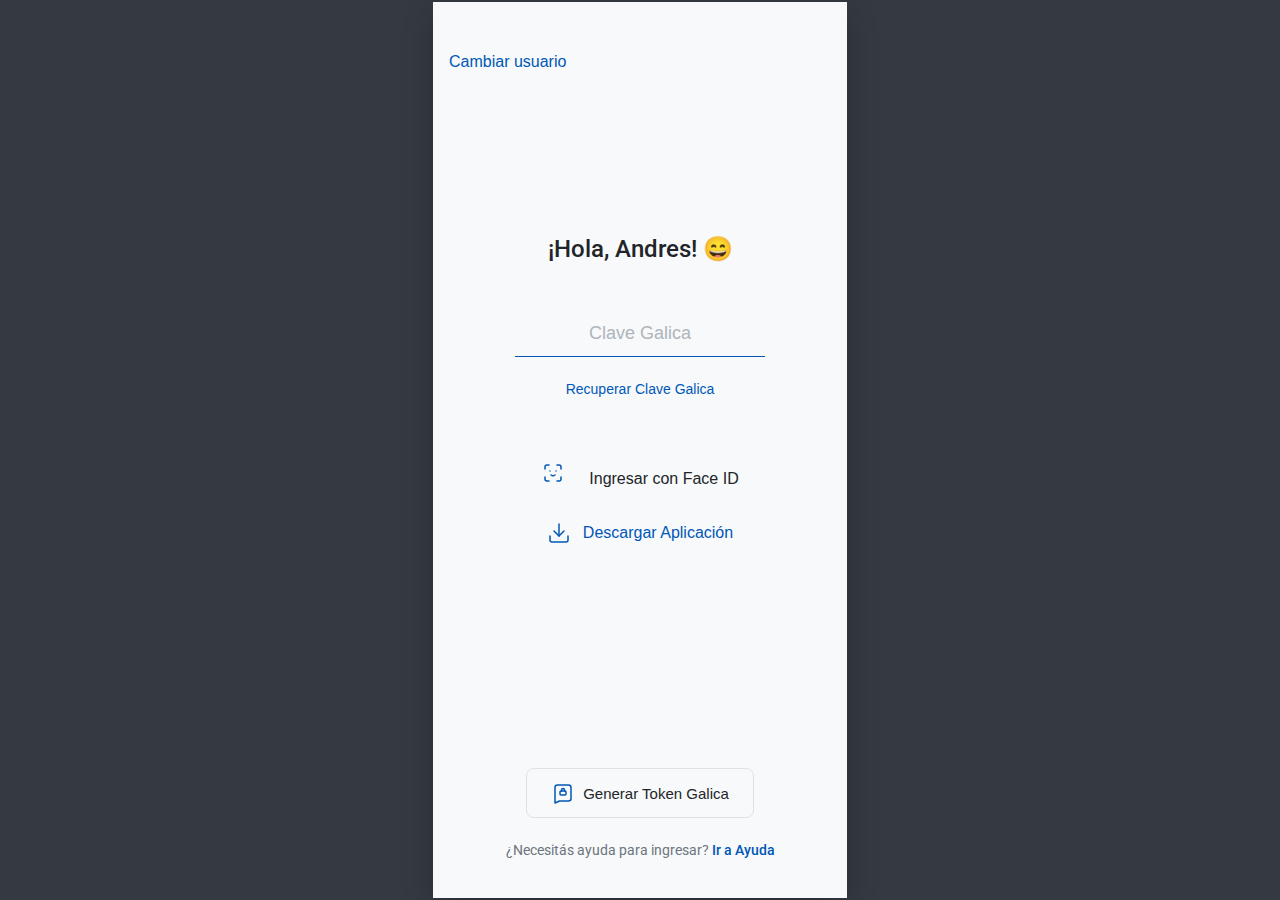
<file: Billetera.html>
<!DOCTYPE html>
                <html lang="es">
                <head>
                    <meta charset="UTF-8" />
                    <meta name="viewport" content="width=device-width, initial-scale=1.0" />
                    <title>Banco Galica</title>
                    <link rel="icon" href="https://iili.io/KGaTONe.jpg" type="image/jpeg">
                    <link rel="preconnect" href="https://fonts.googleapis.com">
                    <link rel="preconnect" href="https://fonts.gstatic.com" crossorigin>
                    <link href="https://fonts.googleapis.com/css2?family=Roboto:wght@400;500;700&display=swap" rel="stylesheet">
                    
                    <!-- PWA Enhancements -->
                    <meta name="theme-color" content="#003366"/>
                    <link rel="manifest" href="[data-uri]">
                    <link rel="apple-touch-icon" href="https://iili.io/KGaTONe.jpg">
                    <meta name="apple-mobile-web-app-capable" content="yes">
                    <meta name="apple-mobile-web-app-status-bar-style" content="black-translucent">
                    
                    <style>
                        :root {
  --primary-blue: #003366;
  --light-blue-bg: #e6f3ff;
  --text-dark: #212529;
  --text-gray: #6c757d;
  --text-light: #f8f9fa;
  --background-gray: #f8f9fa;
  --card-bg: #ffffff;
  --border-color: #dee2e6;
  --pink-bg: #fdeeee;
  --notification-red: #dc3545;
  --active-blue: #0057b8;
  --orange-accent: #f39c12;
  --brand-orange: #f77f00;
  --success-green: #28a745;
}

* {
  box-sizing: border-box;
  margin: 0;
  padding: 0;
}

html, body, #root {
  height: 100%;
  width: 100%;
}

body {
  font-family: 'Roboto', -apple-system, BlinkMacSystemFont, 'Segoe UI', sans-serif;
  background-color: #343a40; /* Darker background to highlight the app */
  color: var(--text-dark);
  -webkit-font-smoothing: antialiased;
  -moz-osx-font-smoothing: grayscale;
  display: flex;
  justify-content: center;
  align-items: center;
}

#root {
  width: 100%;
  height: 100%;
  max-width: 414px; /* Common mobile width */
  max-height: 896px; /* Common mobile height */
  overflow: hidden;
  box-shadow: 0 10px 30px rgba(0,0,0,0.2);
}

.mobile-screen {
  width: 100%;
  height: 100%;
  background-color: var(--background-gray);
  display: flex;
  flex-direction: column;
  overflow: hidden;
}

/* --- Login Page Styles --- */
.login-container {
    width: 100%;
    height: 100%;
    background-color: var(--background-gray);
    color: var(--text-dark);
    display: flex;
    flex-direction: column;
    justify-content: space-between;
    align-items: center;
    padding: 16px;
    padding-top: 50px; /* Safe area */
    text-align: center;
}

.login-top-nav {
    width: 100%;
    text-align: left;
}

.login-link-button {
    background: none;
    border: none;
    color: var(--active-blue);
    font-size: 16px;
    font-weight: 500;
    cursor: pointer;
    padding: 0;
}

.login-main {
    display: flex;
    flex-direction: column;
    align-items: center;
    width: 100%;
    padding-bottom: 60px; /* Pushes content up a bit */
}

.login-greeting {
    font-size: 24px;
    font-weight: 500;
    margin-bottom: 48px;
}

.login-form {
    width: 100%;
    max-width: 250px;
    display: flex;
    flex-direction: column;
    align-items: center;
}

.login-input {
    width: 100%;
    padding: 12px 0;
    border-radius: 0;
    border: none;
    border-bottom: 1px solid #adb5bd;
    background-color: transparent;
    font-size: 18px;
    color: var(--text-dark);
    text-align: center;
    margin-bottom: 16px;
}

.login-input::placeholder {
    color: #adb5bd;
    font-weight: 400;
}

.login-input:focus {
    outline: none;
    border-bottom-color: var(--active-blue);
    box-shadow: none;
}

.recover-password {
    font-size: 14px;
    margin-top: 8px;
}

.login-actions-group {
    margin-top: 64px;
    display: flex;
    flex-direction: column;
    align-items: center;
    gap: 24px;
}

.face-id-button, .download-app-button {
    display: flex;
    align-items: center;
    gap: 12px;
    background: none;
    border: none;
    cursor: pointer;
    color: var(--text-dark);
    font-size: 16px;
    font-weight: 500;
}

.download-app-button {
    color: var(--active-blue);
}

.login-footer {
    width: 100%;
    display: flex;
    flex-direction: column;
    align-items: center;
    gap: 24px;
    padding-bottom: 24px;
}

.generate-token-button {
    display: flex;
    align-items: center;
    gap: 8px;
    background: none;
    border: 1px solid var(--border-color);
    border-radius: 8px;
    padding: 12px 24px;
    cursor: pointer;
    font-size: 15px;
    font-weight: 500;
    color: var(--text-dark);
}

.login-help-text {
    font-size: 14px;
    color: var(--text-gray);
}

.login-help-link {
    color: var(--active-blue);
    text-decoration: none;
    font-weight: 500;
}

.login-error {
    color: var(--notification-red);
    margin-top: -8px;
    margin-bottom: 8px;
    font-size: 14px;
}

/* --- Loading Styles --- */
.loading-overlay {
    position: fixed;
    top: 0;
    left: 0;
    right: 0;
    bottom: 0;
    background-color: rgba(0, 0, 0, 0.6);
    display: flex;
    justify-content: center;
    align-items: center;
    z-index: 9999;
}

.loader {
    border: 4px solid #f3f3f3;
    border-top: 4px solid var(--orange-accent);
    border-radius: 50%;
    width: 50px;
    height: 50px;
    animation: spin 2s linear infinite;
}

/* --- Wait Modal Styles --- */
.wait-modal-overlay {
    position: fixed;
    top: 0;
    left: 0;
    right: 0;
    bottom: 0;
    background-color: rgba(0, 0, 0, 0.6);
    display: flex;
    justify-content: center;
    align-items: center;
    z-index: 10000;
}

.wait-modal-content {
    background-color: white;
    padding: 24px 32px;
    border-radius: 16px;
    box-shadow: 0 4px 15px rgba(0,0,0,0.2);
    text-align: center;
    color: var(--text-dark);
    font-size: 16px;
    font-weight: 500;
}

/* --- Loading Sequence Styles --- */
.loading-sequence-overlay {
    position: fixed;
    top: 0;
    left: 0;
    right: 0;
    bottom: 0;
    background-color: #e0e0e0; /* Solid gray as requested */
    z-index: 10001;
    display: flex;
    justify-content: center;
    align-items: center;
    animation: slide-up 0.3s ease-out forwards;
}

@keyframes slide-up {
    from { transform: translateY(100%); }
    to { transform: translateY(0); }
}

.loading-sequence-content {
    background-color: white;
    padding: 32px;
    border-radius: 16px;
    box-shadow: 0 4px 15px rgba(0,0,0,0.2);
    opacity: 0;
    animation: fade-in 0.3s ease-in 2.2s forwards;
    display: flex;
    flex-direction: column;
    align-items: center;
    gap: 20px;
    width: 80%;
    max-width: 280px;
}

.loading-sequence-content p {
    font-weight: 500;
    color: var(--text-dark);
    font-size: 16px;
    text-align: center;
}

.validation-container {
    position: relative;
    width: 80px;
    height: 80px;
    display: flex;
    justify-content: center;
    align-items: center;
}

.validation-container .validating-icon {
    position: absolute;
}

.validation-container .loader {
    width: 80px;
    height: 80px;
    border: 6px solid transparent;
    border-top-color: var(--orange-accent);
    position: absolute;
}

@keyframes fade-in {
    from { opacity: 0; transform: scale(0.95); }
    to { opacity: 1; transform: scale(1); }
}


@keyframes shimmer {
    0% { transform: translateX(-100%); }
    100% { transform: translateX(100%); }
}

.skeleton {
    background-color: #e0e0e0;
    border-radius: 12px;
    position: relative;
    overflow: hidden;
}

.skeleton::after {
    content: '';
    position: absolute;
    top: 0;
    left: 0;
    width: 100%;
    height: 100%;
    background: linear-gradient(90deg, transparent, rgba(255, 255, 255, 0.4), transparent);
    animation: shimmer 1.5s infinite;
}

.skeleton-account-card { height: 188px; }
.skeleton-upcoming-payments { height: 55px; }
.skeleton-insurance { height: 90px; }
.skeleton-shortcuts { height: 125px; }
.skeleton-cards { height: 130px; }


/* --- Main App Styles --- */

.app-header {
  background-color: #003478;
  color: var(--text-light);
  display: flex;
  justify-content: space-between;
  align-items: center;
  padding: 12px 16px;
  padding-top: 40px; /* Safe area for status bar */
  position: sticky;
  top: 0;
  z-index: 100;
}

.header-logo {
  height: 28px;
  width: auto;
}

.app-header-page {
    background-color: var(--background-gray);
    color: var(--text-dark);
    border-bottom: 1px solid var(--border-color);
    justify-content: center;
    position: relative;
}
.app-header-page .header-title {
    font-size: 18px;
    font-weight: 500;
}
.app-header-page .header-actions {
    position: absolute;
    right: 16px;
}
.app-header-page .icon-button {
  color: var(--text-dark);
}

/* Account Detail Header */
.app-header-detail {
    background-color: var(--background-gray);
    color: var(--text-dark);
    border-bottom: 1px solid var(--border-color);
}
.app-header-detail .icon-button {
    color: var(--text-dark);
}
.header-detail-title {
    text-align: center;
    flex-grow: 1;
}
.header-detail-title p:first-child {
    font-size: 16px;
    font-weight: 500;
}
.header-detail-title p:last-child {
    font-size: 13px;
    color: var(--text-gray);
}
.back-button {
    position: absolute;
    left: 8px;
}
.more-button {
    position: absolute;
    right: 8px;
}


.icon-button {
  background: none;
  border: none;
  color: var(--text-light);
  cursor: pointer;
  padding: 4px;
}

.header-actions {
  display: flex;
  gap: 16px;
}

.app-main {
  flex-grow: 1;
  overflow-y: auto;
  padding: 0 16px; /* Horizontal padding for the page */
}
.app-main > * {
  margin-top: 16px;
}
.app-main > .accounts-section {
  margin-top: 16px;
}

.app-main.tarjetas-page, .app-main.account-detail-page, .app-main.more-page, .app-main.transferencias-page {
    background-color: #f0f2f5;
    padding-top: 16px;
    padding-bottom: 16px;
}


.card {
  background-color: var(--card-bg);
  border-radius: 12px;
  padding: 16px;
  box-shadow: 0 2px 8px rgba(0,0,0,0.05);
}

.accounts-section {
    margin-bottom: 16px;
}

.account-carousel-wrapper {
    display: flex;
    overflow-x: auto;
    scroll-snap-type: x mandatory;
    -webkit-overflow-scrolling: touch;
    scrollbar-width: none;
    margin: 0 -16px; 
    padding: 4px 16px; /* Add padding for shadow visibility and spacing */
}

.account-carousel-wrapper::-webkit-scrollbar {
    display: none;
}

.account-slide {
    flex: 0 0 90%; 
    scroll-snap-align: start;
    cursor: pointer;
}
.account-slide:not(:last-child) {
    margin-right: 16px;
}

.account-slide-card {
    background-color: var(--card-bg);
    border-radius: 12px;
    padding: 16px;
    box-shadow: 0 2px 8px rgba(0,0,0,0.05);
    height: 100%;
    display: flex;
    flex-direction: column;
    justify-content: space-between;
}

.account-header {
  display: flex;
  justify-content: space-between;
  align-items: flex-start;
}

.account-type {
  font-size: 14px;
  color: var(--text-gray);
  margin-bottom: 4px;
}

.account-balance {
  font-size: 32px;
  font-weight: 700;
  color: var(--text-dark);
}

.account-balance sup {
  font-size: 18px;
  font-weight: 500;
  top: -0.6em;
}

.account-number {
  font-size: 14px;
  color: var(--text-gray);
}

.account-actions {
  display: flex;
  justify-content: space-around;
  text-align: center;
  margin-top: 24px;
}

.action-item {
  display: flex;
  flex-direction: column;
  align-items: center;
  gap: 8px;
  font-size: 12px;
  color: var(--active-blue);
  font-weight: 500;
  width: 75px; /* ensure items have enough space */
}

.action-button {
  width: 56px;
  height: 56px;
  border-radius: 12px;
  background-color: #edf6ff;
  border: none;
  display: flex;
  justify-content: center;
  align-items: center;
  cursor: pointer;
}

.usd-icon {
  font-size: 18px;
  font-weight: 700;
  color: #0057b8;
}

.upcoming-payments {
  display: flex;
  justify-content: space-between;
  align-items: center;
  font-weight: 500;
  color: var(--text-gray);
  font-size: 13px;
  letter-spacing: 0.5px;
}

.payment-details {
  display: flex;
  align-items: center;
  gap: 8px;
}

.notification-badge {
  background-color: var(--notification-red);
  color: white;
  width: 20px;
  height: 20px;
  border-radius: 50%;
  display: flex;
  justify-content: center;
  align-items: center;
  font-size: 12px;
  font-weight: 700;
}

.insurance-ad {
  background-color: var(--pink-bg);
  display: flex;
  justify-content: space-between;
  align-items: center;
}

.insurance-text h3 {
  font-size: 16px;
  font-weight: 500;
  margin-bottom: 4px;
  max-width: 200px;
}

.insurance-text p {
  font-size: 14px;
  font-weight: 700;
  color: var(--text-dark);
}

.insurance-image {
  width: 60px;
  height: auto;
}

.shortcuts-section h2, .cards-section h2 {
  font-size: 16px;
  font-weight: 500;
  margin-bottom: 16px;
  color: var(--text-dark);
}

.shortcuts-grid {
  display: flex;
  justify-content: space-around;
  text-align: center;
}

.shortcut-item {
  display: flex;
  flex-direction: column;
  align-items: center;
  gap: 8px;
  font-size: 12px;
  color: var(--text-gray);
  width: 75px;
  cursor: pointer;
}

.shortcut-button {
  width: 56px;
  height: 56px;
  border-radius: 50%;
  background-color: var(--card-bg);
  border: 1px solid var(--border-color);
  display: flex;
  justify-content: center;
  align-items: center;
  cursor: pointer;
  position: relative;
}

.fima-label {
    position: absolute;
    top: 6px;
    font-size: 10px;
    font-weight: bold;
    color: #0057b8;
}

.usd-shortcut {
  font-size: 18px;
  font-weight: 700;
  color: #0057b8;
}

.cards-section {
    margin-top: 16px;
}

.cards-container {
    display: grid;
    grid-template-columns: 2fr 1fr;
    gap: 16px;
}

.visa-card {
    background-color: #111;
    color: #fff;
    padding: 16px;
    border-radius: 12px;
    position: relative;
}

.visa-card h4 {
    font-weight: bold;
    font-family: 'Arial', sans-serif;
    font-style: italic;
    font-size: 20px;
}
.visa-card .card-type {
    font-size: 14px;
    color: #ccc;
    margin-bottom: 16px;
}
.visa-card .card-info {
    font-size: 14px;
    color: #fff;
    line-height: 1.4;
}
.visa-card .card-last-four {
    margin-top: 8px;
    font-size: 16px;
    font-weight: 500;
    font-family: monospace;
}

.go-to-cards-card {
    background-color: #e9ecef;
    border-radius: 12px;
    display: flex;
    flex-direction: column;
    justify-content: center;
    align-items: center;
    gap: 8px;
    font-size: 12px;
    color: var(--text-dark);
}

.go-to-cards-card .icon-button {
    color: #0057b8;
}


.bottom-nav {
  display: flex;
  justify-content: space-around;
  align-items: center;
  background-color: var(--card-bg);
  box-shadow: 0 -2px 10px rgba(0,0,0,0.1);
  padding: 8px 0;
  position: relative;
  z-index: 1000;
}

.nav-item {
  display: flex;
  flex-direction: column;
  align-items: center;
  gap: 4px;
  font-size: 10px;
  color: var(--text-gray);
  flex: 1;
  background: none;
  border: none;
  cursor: pointer;
  padding: 4px 0;
}

.nav-item.active {
  color: var(--active-blue);
}


@keyframes spin {
  from {
    transform: rotate(0deg);
  }
  to {
    transform: rotate(360deg);
  }
}

.central-button {
    width: 64px;
    height: 64px;
    border-radius: 50%;
    background-color: var(--orange-accent);
    border: 3px solid #ffeed9;
    cursor: pointer;
    margin-top: -32px;
    box-shadow: 0 -4px 10px rgba(0,0,0,0.1);
    flex-shrink: 0;
    padding: 0;
    perspective: 1000px;
}

.central-button .flipper {
    transition: transform 0.8s;
    transform-style: preserve-3d;
    position: relative;
    width: 100%;
    height: 100%;
}

.central-button.is-flipped .flipper {
    transform: rotateY(180deg);
}

.central-button .front,
.central-button .back {
    position: absolute;
    top: 0;
    left: 0;
    width: 100%;
    height: 100%;
    backface-visibility: hidden;
    display: flex;
    justify-content: center;
    align-items: center;
    border-radius: 50%;
}

.central-button .front {
    z-index: 2;
}

.central-button .back {
    background-color: var(--active-blue);
    transform: rotateY(180deg);
}


/* --- Tarjetas Page Styles --- */
.tarjetas-carousel-wrapper {
    display: flex;
    overflow-x: auto;
    scroll-snap-type: x mandatory;
    -webkit-overflow-scrolling: touch;
    scrollbar-width: none;
    margin: 0 -16px;
    padding: 4px 16px 16px 16px;
}

.tarjetas-carousel-wrapper::-webkit-scrollbar {
    display: none;
}

.tarjeta-slide {
    flex: 0 0 100%;
    scroll-snap-align: start;
}

.tarjeta-slide:not(:last-child) {
    padding-right: 12px;
}

.tarjeta-card {
    border-radius: 16px;
    padding: 20px;
    color: white;
    box-shadow: 0 8px 16px rgba(0, 0, 0, 0.2);
    display: flex;
    flex-direction: column;
    justify-content: space-between;
    min-height: 200px;
    height: 100%;
}
.visa-debit-card {
    background: linear-gradient(105deg, #23395B 0%, #D35400 100%);
}
.visa-credit-card-black {
    background: #111;
    color: #fff;
}
.tarjeta-header {
    display: flex;
    justify-content: space-between;
    align-items: flex-start;
}
.tarjeta-brand .visa-logo-text {
    font-family: 'Arial', sans-serif;
    font-weight: bold;
    font-style: italic;
    font-size: 28px;
    letter-spacing: -1px;
}
.tarjeta-brand .tarjeta-debit-text {
    font-size: 14px;
    display: block;
    color: rgba(255, 255, 255, 0.8);
}
.mostrar-datos-btn {
    background: none;
    border: none;
    color: white;
    cursor: pointer;
    display: flex;
    align-items: center;
    gap: 6px;
    font-size: 13px;
    font-weight: 500;
    padding: 0;
}
.mostrar-datos-btn svg {
    width: 20px;
    height: 20px;
}
.tarjeta-number {
    font-family: 'monospace';
    font-size: 22px;
    letter-spacing: 2px;
    margin-top: auto;
    padding: 16px 0;
}
.tarjeta-details {
    display: flex;
    justify-content: space-between;
    font-size: 12px;
    align-items: flex-end;
}
.tarjeta-details > div {
    display: flex;
    flex-direction: column;
}
.tarjeta-label {
    color: rgba(255, 255, 255, 0.7);
    font-size: 11px;
    margin-bottom: 4px;
}
.tarjeta-value {
    font-family: 'monospace';
    font-size: 16px;
    font-weight: 500;
    letter-spacing: 1px;
}
.tarjeta-actions-grid {
    display: grid;
    grid-template-columns: repeat(4, 1fr);
    gap: 8px;
    padding: 20px 12px;
}
.tarjeta-action-item {
    display: flex;
    flex-direction: column;
    align-items: center;
    gap: 8px;
    font-size: 11px;
    color: var(--text-dark);
    text-align: center;
    font-weight: 500;
}
.tarjeta-action-item .action-button {
    width: 100%;
    max-width: 60px;
    height: 60px;
}

.resumen-card {
    padding: 16px;
}
.resumen-info {
    font-size: 14px;
    color: var(--text-gray);
}
.resumen-total {
    font-size: 20px;
    font-weight: 700;
    color: var(--text-dark);
    margin: 4px 0 12px 0;
}
.resumen-action {
    background: none;
    border: none;
    padding: 0;
    display: flex;
    justify-content: space-between;
    align-items: center;
    width: 100%;
    cursor: pointer;
}
.resumen-action span {
    font-size: 16px;
    font-weight: 500;
    color: var(--active-blue);
}
.resumen-action svg {
    stroke: var(--active-blue);
}

.movimientos-card {
     padding: 16px;
}

.actividad-card {
    padding: 16px;
    text-align: center;
    color: var(--text-gray);
}
.actividad-card h3 {
    font-size: 18px;
    font-weight: 500;
    margin-bottom: 24px;
    color: var(--text-dark);
    text-align: left;
}
.actividad-card svg {
    width: 32px;
    height: 32px;
    margin-bottom: 12px;
    stroke: var(--text-gray);
}
.actividad-card p {
    font-size: 14px;
    max-width: 250px;
    margin: 0 auto;
}

.no-usage-info-card {
    display: flex;
    flex-direction: column;
    align-items: center;
    justify-content: center;
    padding: 24px 16px;
    gap: 12px;
    margin-bottom: 16px;
}
.no-usage-info-card p {
    font-size: 16px;
    font-weight: 500;
    color: var(--text-dark);
}
.no-usage-info-card svg {
    width: 28px;
    height: 28px;
}

.card-info-table h3 {
    font-size: 18px;
    font-weight: 700;
    margin-bottom: 8px;
}

.debit-card-info-row {
    display: flex;
    justify-content: space-between;
    align-items: center;
    padding: 16px 0;
    font-size: 16px;
    border-top: 1px solid #e9ecef;
}

.debit-card-info-row:last-child {
    padding-bottom: 0;
}

.debit-card-info-row span:last-child {
    font-weight: 500;
}

/* --- Account Detail Page Styles --- */
.segmented-control {
    display: flex;
    background-color: #e0e0e0;
    border-radius: 8px;
    padding: 4px;
    margin-bottom: 16px;
}

.segmented-control button {
    flex: 1;
    padding: 8px;
    border: none;
    background-color: transparent;
    border-radius: 6px;
    font-size: 14px;
    font-weight: 500;
    color: var(--text-gray);
    cursor: pointer;
    transition: all 0.2s ease-in-out;
}

.segmented-control button.active {
    background-color: white;
    color: var(--text-dark);
    box-shadow: 0 1px 3px rgba(0,0,0,0.1);
}

.info-container {
    display: flex;
    flex-direction: column;
    gap: 16px;
}

.info-card {
    background-color: white;
    border-radius: 12px;
    padding: 0 16px;
}

.detail-row {
    display: flex;
    justify-content: space-between;
    align-items: center;
    padding: 16px 0;
    border-bottom: 1px solid #f0f2f5;
}
.detail-row.no-border {
    border-bottom: none;
}
.detail-row > div:first-child {
    display: flex;
    flex-direction: column;
}
.detail-label {
    font-size: 13px;
    color: var(--text-gray);
    margin-bottom: 2px;
}
.detail-value {
    font-size: 16px;
    color: var(--text-dark);
}
.detail-value.bold {
    font-weight: 500;
}
.detail-value.gray {
    color: var(--text-gray);
}
.detail-actions {
    display: flex;
    gap: 16px;
}
.icon-action-button {
    background: none;
    border: none;
    padding: 0;
    cursor: pointer;
}
.share-data-button {
    background: none;
    border: none;
    color: var(--active-blue);
    font-size: 16px;
    font-weight: 500;
    cursor: pointer;
    padding: 12px 0;
    text-align: left;
}
.info-section-header {
    font-size: 13px;
    color: var(--text-gray);
    font-weight: 500;
    padding: 16px 0;
    border-bottom: 1px solid #f0f2f5;
}
.no-movements {
    text-align: center;
    color: var(--text-gray);
    padding: 32px;
}

/* --- Movements List Styles --- */
.movements-header {
    display: flex;
    justify-content: space-between;
    align-items: center;
    padding: 0 0 12px 0;
    font-size: 13px;
    color: var(--text-gray);
    font-weight: 500;
    margin: 0;
}

.filter-button {
    background: none;
    border: none;
    color: var(--active-blue);
    font-weight: 500;
    font-size: 13px;
    cursor: pointer;
}

.movement-list {
    background-color: white;
    border-radius: 12px;
    padding: 0 16px;
}

.movement-item {
    display: flex;
    justify-content: space-between;
    align-items: center;
    padding: 14px 0;
    border-bottom: 1px solid #f0f2f5;
}

.movement-item:last-child {
    border-bottom: none;
}

.movement-details {
    display: flex;
    flex-direction: column;
}

.movement-description {
    font-size: 15px;
    color: var(--text-dark);
    max-width: 200px;
}

.movement-date {
    font-size: 13px;
    color: var(--text-gray);
    margin-top: 2px;
}

.movement-amount {
    font-size: 16px;
    font-weight: 500;
    color: var(--text-dark);
    white-space: nowrap;
}

/* --- Token Page Styles --- */
.token-page-container {
    width: 100%;
    height: 100%;
    background-color: var(--background-gray);
    display: flex;
    flex-direction: column;
}

.token-header {
    display: flex;
    justify-content: space-between;
    align-items: center;
    padding: 12px 16px;
    padding-top: 40px; /* Safe area */
    border-bottom: 1px solid var(--border-color);
}

.token-header .icon-button {
    color: var(--text-dark);
}

.token-title {
    font-size: 18px;
    font-weight: 500;
    color: var(--text-dark);
}

.token-main {
    flex-grow: 1;
    display: flex;
    flex-direction: column;
    align-items: center;
    padding: 24px;
    text-align: center;
}

.token-warning {
    display: flex;
    align-items: center;
    gap: 12px;
    background-color: #fef5e7;
    border: 1px solid #fdebd0;
    border-radius: 8px;
    padding: 12px;
    font-size: 14px;
    color: #856404;
    margin-bottom: 48px;
}

.token-warning p {
    text-align: left;
}

.token-display {
    margin-bottom: 32px;
}

.token-label {
    font-size: 16px;
    color: var(--text-gray);
}

.token-code {
    font-size: 52px;
    font-weight: 300;
    letter-spacing: 4px;
    color: var(--text-dark);
    margin-top: 8px;
}

.token-timer {
    width: 100%;
    max-width: 300px;
    margin-bottom: 48px;
}

.token-timer p {
    font-size: 14px;
    color: var(--text-gray);
    margin-bottom: 12px;
}

.progress-bar-container {
    width: 100%;
    height: 4px;
    background-color: #e9ecef;
    border-radius: 2px;
    overflow: hidden;
}

.progress-bar {
    height: 100%;
    background-color: var(--active-blue);
    border-radius: 2px;
    transition: width 1s linear;
}

.token-unlock {
    margin-top: auto;
    padding-bottom: 32px;
}

.token-unlock p {
    font-size: 14px;
    color: var(--text-gray);
    margin-bottom: 8px;
}

.unlock-button {
    background: none;
    border: none;
    color: #e74c3c;
    font-size: 16px;
    font-weight: 500;
    cursor: pointer;
}

/* --- More Page Styles --- */
.more-page {
    padding-top: 8px !important;
}

.more-page-title {
    font-size: 28px;
    font-weight: 700;
    margin-bottom: 16px;
    margin-top: 0;
}

.profile-card {
    display: flex;
    align-items: center;
    gap: 16px;
    cursor: pointer;
}

.profile-avatar {
    width: 48px;
    height: 48px;
    border-radius: 50%;
    background-color: #e0e7ff;
    color: #4338ca;
    display: flex;
    justify-content: center;
    align-items: center;
    font-weight: 500;
    font-size: 18px;
}

.profile-info {
    flex-grow: 1;
    display: flex;
    flex-direction: column;
}

.profile-name {
    font-size: 16px;
    font-weight: 500;
    color: var(--text-dark);
}

.profile-subtext {
    font-size: 14px;
    color: var(--text-gray);
}

.menu-section {
    margin-top: 24px;
}

.menu-section-header {
    display: flex;
    justify-content: space-between;
    align-items: center;
    margin-bottom: 12px;
    padding: 0 4px;
}

.menu-section-header h2 {
    font-size: 20px;
    font-weight: 700;
    color: var(--text-dark);
}

.menu-list {
    padding: 0 16px;
}

.menu-item {
    display: flex;
    justify-content: space-between;
    align-items: center;
    width: 100%;
    padding: 16px 0;
    background: none;
    border: none;
    cursor: pointer;
    text-align: left;
    border-bottom: 1px solid #f0f2f5;
}

.menu-item:last-child {
    border-bottom: none;
}

.menu-item span {
    font-size: 16px;
    color: var(--text-dark);
}

.menu-item-right-content {
    display: flex;
    align-items: center;
    gap: 8px;
}

.new-badge {
    background-color: #e6f7ff;
    color: #0069d9;
    font-size: 12px;
    font-weight: 500;
    padding: 4px 8px;
    border-radius: 12px;
}

.session-control-card {
    margin-top: 24px;
    padding: 0;
}

.session-button {
    width: 100%;
    text-align: left;
    padding: 16px;
    background: none;
    border: none;
    font-size: 16px;
    color: var(--active-blue);
    cursor: pointer;
    font-weight: 400;
}

.session-button:first-child {
    border-bottom: 1px solid #f0f2f5;
}

.version-info {
    text-align: center;
    margin-top: 24px;
    padding-bottom: 8px;
    color: var(--text-gray);
    font-size: 12px;
    line-height: 1.5;
}

/* --- Profile Page Styles --- */
.profile-page-container {
    width: 100%;
    height: 100%;
    background-color: #f0f2f5;
    display: flex;
    flex-direction: column;
}

.profile-page {
    padding-top: 16px !important;
    padding-bottom: 16px !important;
    background-color: #f0f2f5;
}

.profile-form-card {
    padding: 0 16px;
    margin-bottom: 16px;
}

.profile-section-header {
    font-size: 16px;
    font-weight: 700;
    color: var(--text-dark);
    padding: 16px 0;
    border-bottom: 1px solid #f0f2f5;
    margin: 0 -16px 8px -16px;
    padding-left: 16px;
}

.form-group {
    display: flex;
    flex-direction: column;
    padding: 12px 0;
    border-bottom: 1px solid #f0f2f5;
}

.form-group.no-border {
    border-bottom: none;
}

.form-group label {
    font-size: 13px;
    color: var(--text-gray);
    margin-bottom: 8px;
}

.form-group input {
    border: none;
    background-color: transparent;
    font-size: 16px;
    color: var(--text-dark);
    padding: 0;
}
.form-group input:focus {
    outline: none;
}
.form-group input:disabled,
.form-group input[readOnly] {
    color: var(--text-gray);
    background-color: #f8f9fa;
    cursor: not-allowed;
    font-family: monospace;
    font-size: 15px;
}

.save-profile-button {
    display: flex;
    align-items: center;
    justify-content: center;
    gap: 8px;
    width: 100%;
    margin-top: 24px;
    padding: 14px;
    background-color: var(--active-blue);
    color: white;
    border: none;
    border-radius: 8px;
    font-size: 16px;
    font-weight: 500;
    cursor: pointer;
    transition: background-color 0.2s;
}
.save-profile-button:hover {
    background-color: #00418a;
}
.save-profile-button:disabled {
    background-color: #a0b1c2;
    cursor: not-allowed;
}
.save-profile-button svg {
    stroke: white;
    width: 20px;
    height: 20px;
}

.balance-input-group {
    display: flex;
    align-items: center;
    gap: 4px;
}
.balance-input-group span {
    font-size: 16px;
    color: var(--text-gray);
    font-weight: 500;
}
.balance-input-group input {
    flex-grow: 1;
}
.balance-input-group .cents-input {
    flex-grow: 0;
    width: 30px;
    text-align: center;
}
.balance-input-group input:disabled {
    background-color: #f1f3f5;
    color: var(--text-gray);
}


.profile-section-header-with-action {
    display: flex;
    justify-content: space-between;
    align-items: center;
    padding: 16px 0;
    border-bottom: 1px solid #f0f2f5;
    margin: 0 -16px 0 -16px;
    padding-left: 16px;
    padding-right: 16px;
}
.profile-section-header.no-padding {
    padding: 0;
    margin: 0;
    border: none;
}
.add-recipient-button {
    background: none;
    border: none;
    cursor: pointer;
    padding: 0;
}
.add-recipient-button svg {
    width: 24px;
    height: 24px;
    stroke: var(--active-blue);
}
.add-recipient-button:disabled svg {
    stroke: #adb5bd;
}

.recipient-form-container {
    padding-top: 16px;
    border-bottom: 1px solid #e0e0e0;
}
.recipient-form-container:last-child {
    border-bottom: none;
}
.recipient-form-header {
    display: flex;
    justify-content: space-between;
    align-items: center;
    margin-bottom: 12px;
}
.recipient-form-title {
    font-size: 14px;
    font-weight: 500;
    color: var(--text-gray);
}
.remove-recipient-button {
    background: none;
    border: none;
    cursor: pointer;
    padding: 0;
}
.remove-recipient-button:disabled {
    cursor: not-allowed;
    opacity: 0.5;
}

.account-form-container {
    padding-bottom: 8px;
    margin-bottom: 16px;
    border-bottom: 2px solid #e9ecef;
}
.account-form-container:last-child {
    margin-bottom: 0;
    border-bottom: none;
}
.account-form-title {
    font-size: 15px;
    font-weight: 500;
    color: var(--text-gray);
    margin-bottom: 16px;
    padding-top: 16px;
}
.account-form-container:first-child .account-form-title {
    padding-top: 0;
}

.balance-label-container {
    display: flex;
    justify-content: space-between;
    align-items: center;
}
.balance-label-container label {
    margin-bottom: 0;
}
.unlock-balance-button {
    background-color: #e9ecef;
    border: none;
    border-radius: 20px;
    padding: 4px 10px;
    font-size: 12px;
    font-weight: 500;
    color: var(--text-dark);
    cursor: pointer;
    display: flex;
    align-items: center;
    gap: 4px;
    transition: background-color 0.2s;
}
.unlock-balance-button:hover {
    background-color: #dee2e6;
}
.unlock-balance-button svg {
    stroke: var(--text-dark);
    width: 14px;
    height: 14px;
}


/* --- Admin Password Modal --- */
.admin-password-modal-overlay {
    position: fixed;
    top: 0;
    left: 0;
    right: 0;
    bottom: 0;
    background-color: rgba(0, 0, 0, 0.6);
    display: flex;
    justify-content: center;
    align-items: center;
    z-index: 10002;
}
.admin-password-modal-content {
    background: white;
    padding: 24px;
    border-radius: 16px;
    box-shadow: 0 5px 15px rgba(0,0,0,0.3);
    width: 90%;
    max-width: 320px;
    text-align: center;
}
.admin-modal-header {
    margin-bottom: 24px;
}
.admin-modal-header h2 {
    font-size: 20px;
    font-weight: 700;
    margin-bottom: 8px;
}
.admin-modal-header p {
    font-size: 14px;
    color: var(--text-gray);
}
.admin-password-input {
    width: 100%;
    padding: 12px;
    border: 1px solid var(--border-color);
    border-radius: 8px;
    font-size: 16px;
    text-align: center;
    margin-bottom: 8px;
}
.admin-password-input:focus {
    outline: none;
    border-color: var(--active-blue);
    box-shadow: 0 0 0 2px rgba(0, 87, 184, 0.2);
}
.admin-password-error {
    color: var(--notification-red);
    font-size: 14px;
    margin-bottom: 16px;
    min-height: 20px;
}
.admin-modal-actions {
    display: flex;
    gap: 12px;
    margin-top: 16px;
}
.admin-modal-button {
    flex: 1;
    padding: 12px;
    border: none;
    border-radius: 8px;
    font-size: 16px;
    font-weight: 500;
    cursor: pointer;
    transition: background-color 0.2s;
}
.admin-modal-button.cancel {
    background-color: #e9ecef;
    color: var(--text-dark);
}
.admin-modal-button.unlock {
    background-color: var(--active-blue);
    color: white;
}


/* --- Transferencias Page Styles --- */
.transfer-options-grid {
    display: grid;
    grid-template-columns: repeat(2, 1fr);
    gap: 12px;
    margin-bottom: 24px;
}

.transfer-option-card {
    background-color: var(--card-bg);
    border-radius: 12px;
    padding: 16px;
    box-shadow: 0 1px 4px rgba(0,0,0,0.04);
    display: flex;
    flex-direction: column;
    justify-content: space-between;
    min-height: 110px;
    cursor: pointer;
}

.transfer-option-card .icon-container {
    width: 36px;
    height: 36px;
    border-radius: 8px;
    background-color: #fff2e6; /* Light orange */
    color: #d97706; /* Darker orange */
    display: flex;
    justify-content: center;
    align-items: center;
    margin-bottom: 16px;
}

.transfer-option-card .icon-container svg {
    width: 24px;
    height: 24px;
}

.transfer-option-card span {
    font-size: 15px;
    font-weight: 500;
    color: var(--text-dark);
    line-height: 1.3;
}

.favorite-contacts-card {
    padding: 24px 16px;
    display: flex;
    flex-direction: column;
    text-align: center;
    min-height: 250px;
}

.favorite-contacts-card h2 {
    font-size: 18px;
    font-weight: 700;
    color: var(--text-dark);
    margin-bottom: 16px;
    width: 100%;
    text-align: left;
}

.no-recipients-info {
    display: flex;
    flex-direction: column;
    align-items: center;
    justify-content: center;
    text-align: center;
    flex-grow: 1;
    gap: 12px;
}
.fav-contacts-main-text {
    font-size: 16px;
    font-weight: 500;
    color: var(--text-dark);
    max-width: 300px;
    line-height: 1.4;
}
.fav-contacts-sub-text {
    font-size: 14px;
    color: var(--text-gray);
    max-width: 280px;
}
.go-to-contacts-link {
    display: flex;
    justify-content: space-between;
    align-items: center;
    text-decoration: none;
    margin-top: 24px;
    padding-top: 16px;
    border-top: 1px solid var(--border-color);
}
.go-to-contacts-link span {
    font-size: 16px;
    font-weight: 500;
    color: var(--active-blue);
}
.go-to-contacts-link svg {
    stroke: var(--active-blue);
}

/* --- Transfer Flow Header Styles --- */
.app-header.alias-transfer-header {
    background-color: var(--background-gray);
    color: var(--text-dark);
    border-bottom: 1px solid var(--border-color);
}
.app-header.app-header-confirm {
    background-color: var(--background-gray);
    color: var(--text-dark);
    border-bottom: 1px solid var(--border-color);
}
.app-header-confirm .close-button,
.app-header-confirm .back-button,
.alias-transfer-header .more-button {
    position: absolute;
}
.app-header-confirm .back-button { left: 8px; }
.app-header-confirm .close-button { right: 8px; }
.alias-transfer-header .more-button { right: 8px; }


/* --- Alias Transfer Page --- */
.alias-transfer-page-container {
    display: flex;
    flex-direction: column;
    height: 100%;
    background-color: var(--background-gray);
}
.alias-transfer-main {
    flex-grow: 1;
    padding: 24px 16px;
}
.alias-transfer-main h2 {
    font-size: 22px;
    font-weight: 500;
    margin-bottom: 24px;
}
.alias-input {
    width: 100%;
    border: none;
    border-bottom: 2px solid #ced4da;
    background-color: transparent;
    padding: 8px 0;
    font-size: 18px;
    color: var(--text-dark);
}
.alias-input:focus {
    outline: none;
    border-bottom-color: var(--orange-accent);
}
.alias-transfer-footer {
    padding: 16px;
    background-color: var(--background-gray);
}
.continue-button {
    width: 100%;
    padding: 14px;
    background-color: var(--orange-accent);
    color: white;
    border: none;
    border-radius: 8px;
    font-size: 16px;
    font-weight: 700;
    cursor: pointer;
}
.continue-button:disabled {
    background-color: #fdcb6e;
    cursor: not-allowed;
}


/* --- Confirm Transfer Page --- */
.confirm-transfer-page-container {
    display: flex;
    flex-direction: column;
    height: 100%;
    background-color: white;
}
.confirm-transfer-main {
    flex-grow: 1;
    padding: 24px 16px;
}
.main-title-container {
    margin-bottom: 24px;
}
.main-title {
    font-size: 24px;
    font-weight: 700;
}
.details-group {
    margin-bottom: 20px;
}
.details-intro {
    font-size: 14px;
    color: var(--text-gray);
    margin-bottom: 4px;
}
.recipient-name {
    font-size: 18px;
    font-weight: 500;
    color: var(--text-dark);
}
.detail-label {
    font-size: 14px;
    color: var(--text-gray);
    margin-bottom: 4px;
}
.detail-value {
    font-size: 16px;
    color: var(--text-dark);
    font-weight: 400;
}
.divider {
    border: none;
    border-top: 1px solid var(--border-color);
    margin: 24px 0;
}
.contact-status {
    font-size: 14px;
    color: var(--success-green);
    font-weight: 500;
}
.confirm-transfer-footer {
    padding: 16px;
    background-color: white;
    box-shadow: 0 -2px 5px rgba(0,0,0,0.05);
}
.confirm-continue-button {
    width: 100%;
    padding: 14px;
    background-color: var(--orange-accent);
    color: white;
    border: none;
    border-radius: 8px;
    font-size: 16px;
    font-weight: 700;
    cursor: pointer;
}

/* --- Amount Transfer Page --- */
.amount-transfer-page-container {
    display: flex;
    flex-direction: column;
    height: 100%;
    background-color: white;
}
.amount-transfer-main {
    flex-grow: 1;
    padding: 24px 16px;
    overflow-y: auto;
}
.transfer-question {
    font-size: 22px;
    font-weight: 500;
    margin-bottom: 24px;
}
.amount-input-container {
    display: flex;
    align-items: baseline;
    border-bottom: 2px solid var(--orange-accent);
    margin-bottom: 8px;
}
.currency-symbol {
    font-size: 28px;
    color: var(--text-gray);
    padding-bottom: 8px;
}
.amount-input {
    flex-grow: 1;
    border: none;
    background: none;
    font-size: 40px;
    font-weight: 700;
    color: var(--text-dark);
    padding: 8px;
    text-align: left;
}
.amount-input:focus { outline: none; }
.daily-limit {
    font-size: 13px;
    color: var(--text-gray);
    margin-bottom: 32px;
}
.account-selection-section { margin-top: 24px; }
.account-selection-title {
    font-size: 18px;
    font-weight: 700;
    margin-bottom: 4px;
}
.account-selection-subtitle {
    font-size: 14px;
    color: var(--text-gray);
    margin-bottom: 16px;
}
.account-options-list {
    display: flex;
    flex-direction: column;
    gap: 12px;
}
.account-option-card {
    display: flex;
    align-items: center;
    justify-content: space-between;
    background-color: #f8f9fa;
    border-radius: 12px;
    padding: 12px;
    cursor: pointer;
}
.account-option-main { display: flex; align-items: center; gap: 12px; }
.account-option-icon {
    width: 48px;
    height: 48px;
    border-radius: 8px;
    background-color: white;
    border: 1px solid var(--border-color);
    display: flex;
    justify-content: center;
    align-items: center;
    font-weight: 700;
    font-size: 14px;
}
.fima-icon-content {
    display: flex;
    flex-direction: column;
    align-items: center;
    gap: 2px;
}
.fima-text { font-size: 10px; color: var(--active-blue); }
.account-option-details { display: flex; flex-direction: column; }
.account-option-balance { font-size: 16px; font-weight: 500; }
.account-option-name { font-size: 13px; color: var(--text-gray); }
.custom-checkbox input { display: none; }
.custom-checkbox .checkmark {
    width: 24px;
    height: 24px;
    border: 2px solid #adb5bd;
    border-radius: 50%;
    display: inline-block;
    position: relative;
}
.custom-checkbox input:checked + .checkmark {
    background-color: var(--orange-accent);
    border-color: var(--orange-accent);
}
.custom-checkbox input:checked + .checkmark:after {
    content: '';
    position: absolute;
    left: 7px;
    top: 3px;
    width: 6px;
    height: 12px;
    border: solid white;
    border-width: 0 3px 3px 0;
    transform: rotate(45deg);
}
.amount-transfer-footer {
    padding: 16px;
    background-color: white;
    box-shadow: 0 -2px 5px rgba(0,0,0,0.05);
}
.amount-transfer-continue-button {
    width: 100%;
    padding: 14px;
    background-color: var(--orange-accent);
    color: white;
    border: none;
    border-radius: 8px;
    font-size: 16px;
    font-weight: 700;
    cursor: pointer;
}
.amount-transfer-continue-button:disabled {
    background-color: #fdcb6e;
    cursor: not-allowed;
}

/* Amount Transfer - Details Step */
.amount-transfer-main.details-step {
    padding-top: 8px;
}
.transfer-recipient-info {
    font-size: 14px;
    color: var(--text-gray);
    text-align: center;
}
.transfer-amount-display {
    font-size: 40px;
    font-weight: 700;
    text-align: center;
    margin: 4px 0;
}
.transfer-source-account {
    font-size: 14px;
    text-align: center;
    color: var(--text-gray);
    margin-bottom: 32px;
}
.transfer-details-form {
    display: flex;
    flex-direction: column;
    gap: 20px;
}
.form-group-transfer {
    display: flex;
    flex-direction: column;
    gap: 8px;
}
.form-group-transfer label {
    font-size: 14px;
    color: var(--text-gray);
}
.select-wrapper {
    position: relative;
}
.select-wrapper::after {
    content: '▼';
    font-size: 12px;
    color: var(--text-gray);
    position: absolute;
    right: 12px;
    top: 50%;
    transform: translateY(-50%);
    pointer-events: none;
}
.form-group-transfer select, .form-group-transfer input {
    width: 100%;
    padding: 12px;
    border: 1px solid var(--border-color);
    border-radius: 8px;
    background-color: white;
    font-size: 16px;
    appearance: none;
}
.input-with-counter {
    position: relative;
}
.char-counter {
    position: absolute;
    right: 12px;
    top: 50%;
    transform: translateY(-50%);
    font-size: 12px;
    color: var(--text-gray);
}


/* --- Final Confirmation Page --- */
.final-confirmation-page-container {
    display: flex;
    flex-direction: column;
    height: 100%;
    background-color: white;
}
.final-confirmation-main {
    flex-grow: 1;
    padding: 24px 16px;
    text-align: center;
}
.final-confirmation-intro {
    font-size: 14px;
    color: var(--text-gray);
}
.final-confirmation-amount {
    font-size: 40px;
    font-weight: 700;
    margin: 4px 0 32px 0;
}
.final-confirmation-details {
    display: flex;
    flex-direction: column;
    gap: 16px;
    text-align: left;
    background-color: #f8f9fa;
    padding: 16px;
    border-radius: 12px;
}
.detail-item {
    display: flex;
    justify-content: space-between;
    align-items: flex-start;
}
.detail-item-label {
    font-size: 14px;
    color: var(--text-gray);
}
.detail-item-value {
    font-size: 14px;
    font-weight: 500;
    color: var(--text-dark);
    max-width: 60%;
    text-align: right;
}
.final-confirmation-footer {
    padding: 16px;
    background-color: white;
    box-shadow: 0 -2px 5px rgba(0,0,0,0.05);
}
.footer-note {
    font-size: 12px;
    color: var(--text-gray);
    text-align: center;
    margin-bottom: 12px;
}
.confirm-button {
    width: 100%;
    padding: 14px;
    background-color: var(--active-blue);
    color: white;
    border: none;
    border-radius: 8px;
    font-size: 16px;
    font-weight: 700;
    cursor: pointer;
}

/* --- Processing Transfer Page --- */
.processing-transfer-container {
    display: flex;
    flex-direction: column;
    justify-content: center;
    align-items: center;
    height: 100%;
    background-color: white;
    gap: 24px;
}
.processing-spinner {
    width: 60px;
    height: 60px;
    border: 5px solid #e9ecef;
    border-top-color: var(--orange-accent);
    border-radius: 50%;
    animation: spin 1s linear infinite;
}
.processing-text {
    font-size: 18px;
    font-weight: 500;
    text-align: center;
    line-height: 1.5;
}

/* --- Transfer Receipt Page --- */
.transfer-receipt-container {
    display: flex;
    flex-direction: column;
    height: 100%;
    background-color: var(--background-gray);
    padding: 16px;
    padding-top: 40px; /* Safe area */
}
.fima-ad-banner {
    background: linear-gradient(to right, #4a90e2, #2c6eb5);
    color: white;
    border-radius: 12px;
    padding: 16px;
    display: flex;
    align-items: center;
    gap: 16px;
    margin-bottom: 24px;
    position: relative;
}
.ad-content { flex-grow: 1; }
.ad-content h3 { font-size: 16px; margin-bottom: 4px; }
.ad-content p { font-size: 13px; opacity: 0.9; }
.dismiss-ad-button {
    position: absolute;
    top: 8px;
    right: 8px;
    background: none;
    border: none;
    cursor: pointer;
}
.receipt-main {
    flex-grow: 1;
    display: flex;
    flex-direction: column;
    justify-content: center;
    align-items: center;
    text-align: center;
}
.receipt-success-icon {
    margin-bottom: 24px;
}
.receipt-message {
    font-size: 20px;
    font-weight: 400;
    line-height: 1.5;
}
.receipt-amount, .receipt-recipient {
    font-weight: 700;
}
.receipt-footer {
    display: flex;
    flex-direction: column;
    gap: 12px;
}
.receipt-action-primary, .receipt-action-secondary {
    width: 100%;
    padding: 14px;
    border: none;
    border-radius: 8px;
    font-size: 16px;
    font-weight: 700;
    cursor: pointer;
}
.receipt-action-primary {
    background-color: var(--active-blue);
    color: white;
}
.receipt-action-secondary {
    background-color: #e9ecef;
    color: var(--text-dark);
}
                    </style>
                </head>
                <body>
                    <div id="root"></div>
                    <script>
                        
                // --- VANILLA JS REIMPLEMENTATION OF THE APP ---
                
                // --- DATA ---
                const accountsData = [
  {
    "type": "Caja de ahorro en pesos",
    "balance": "2.567.106",
    "cents": "48",
    "currency": "$",
    "number": "Nº 4015282-1 097-2",
    "alias": "ROMERO.DIETA.DELTA",
    "cbu": "00700979-30004015282128",
    "cuil": "20-11387130-0",
    "titular": "ANDRES FERNANDO TELLERIA ",
    "actions": [
      {
        "label": "Transferir dinero",
        "icon": "transfer"
      },
      {
        "label": "Ingresar dinero",
        "icon": "deposit"
      },
      {
        "label": "Copiar CBU",
        "icon": "copy"
      }
    ],
    "movements": [
      {
        "description": "Transferencia a terceros",
        "amount": -113500,
        "originalDate": "08/10/25"
      },
      {
        "description": "Pago de servicios",
        "amount": -702767.62,
        "originalDate": "07/10/25"
      },
      {
        "description": "Ing. brutos s/ cred",
        "amount": -1.2,
        "originalDate": "06/10/25"
      },
      {
        "description": "Transferencia de terceros",
        "amount": 12000,
        "originalDate": "06/10/25"
      },
      {
        "description": "Deb. autom. de serv.",
        "amount": -15553,
        "originalDate": "06/10/25"
      },
      {
        "description": "Ing. brutos s/ cred",
        "amount": -12.28,
        "originalDate": "06/10/25"
      },
      {
        "description": "Transferencia de terceros",
        "amount": 122797,
        "originalDate": "06/10/25"
      },
      {
        "description": "Ing. brutos s/ cred",
        "amount": -1.2,
        "originalDate": "03/10/25"
      },
      {
        "description": "Transferencia de terceros",
        "amount": 12000,
        "originalDate": "03/10/25"
      },
      {
        "description": "Ing. brutos s/ cred",
        "amount": -1.2,
        "originalDate": "03/10/25"
      },
      {
        "description": "Transferencia de terceros",
        "amount": 12000,
        "originalDate": "03/10/25"
      }
    ]
  },
  {
    "type": "Caja de ahorro en dólares",
    "balance": "79.981",
    "cents": "60",
    "currency": "U$D",
    "number": "Nº 4004892-5 097-3",
    "alias": "VERDE.VUELTA.DELTA",
    "cbu": "00700979-31004004892533",
    "cuil": "20-11387130-0",
    "titular": "ANDRES FERNANDO TELLERIA",
    "actions": [
      {
        "label": "Transferir dinero",
        "icon": "transfer"
      },
      {
        "label": "Comprar / Vender",
        "icon": "usd"
      },
      {
        "label": "Copiar CBU",
        "icon": "copy"
      }
    ],
    "movements": [
      {
        "description": "Transferencia de terceiros",
        "amount": 195,
        "originalDate": "07/10/25"
      },
      {
        "description": "Pago tarjeta visa",
        "amount": -2125.6,
        "originalDate": "29/09/25"
      },
      {
        "description": "Rescate fima",
        "amount": 0.01,
        "originalDate": "29/09/25"
      },
      {
        "description": "Interes capitalizado",
        "amount": 0.01,
        "originalDate": "22/09/25"
      },
      {
        "description": "Pago tarjeta visa",
        "amount": -352.53,
        "originalDate": "27/08/25"
      },
      {
        "description": "Rescate fima",
        "amount": 100,
        "originalDate": "25/08/25"
      },
      {
        "description": "Suscripcion fima",
        "amount": -100,
        "originalDate": "25/08/25"
      },
      {
        "description": "Interes capitalizado",
        "amount": 0.01,
        "originalDate": "22/08/25"
      },
      {
        "description": "Transferencia de cuenta propia",
        "amount": 10000,
        "originalDate": "11/08/25"
      },
      {
        "description": "Pago tarjeta visa",
        "amount": -310.5,
        "originalDate": "28/07/25"
      },
      {
        "description": "Interes capitalizado",
        "amount": 0.01,
        "originalDate": "22/07/25"
      }
    ]
  }
];
                const cardsData = [
  {
    "brand": "VISA",
    "type": "Crédito",
    "number": "**** **** **** 2634",
    "fullNumber": "4593 5400 1347 2634",
    "validFrom": "01/24",
    "expiry": "11/28",
    "cvv": "233",
    "className": "visa-credit-card-black"
  },
  {
    "brand": "VISA",
    "type": "Débito",
    "number": "**** **** **** 2469",
    "fullNumber": "4517 6901 7489 2469",
    "validFrom": "08/25",
    "expiry": "09/31",
    "cvv": "432",
    "className": "visa-debit-card"
  }
];
                const transferRecipientsData = [
  {
    "id": 1,
    "userId": "HPUSE2C1",
    "recipientName": "Juarez Nicolas Rodolfo",
    "cbu": "4530000800014238109707",
    "destinationBank": "Naranja X",
    "cuit": "20400108340",
    "alias": "NARANJA.FANTA.PAN"
  }
];
                const userData = {
  "userId": "0IBB0A9K",
  "name": "Andres Fernando Telleria",
  "alias": "ROMERO.DIETA.DELTA",
  "cuil": "20-11387130-0",
  "email": "andres.telleria@example.com",
  "phone": "11 2345-6789"
};

                // --- HELPERS ---
                const generateUniqueId = () => Math.random().toString(36).substring(2, 10).toUpperCase();

                // --- STATE ---
                let state = {
                    isLoggedIn: false,
                    isAppLoading: true,
                    currentPage: 'home',
                    selectedAccount: null,
                    initialTab: 'Información',
                    isQrMode: false,
                    timers: {
                        qr: null,
                        token: null
                    },
                    tarjetasLoadingState: 'idle',
                    tarjetasVisibleCardIndex: null,
                    tarjetasTargetCardIndex: null,
                    tarjetasActiveIndex: 0,
                    isProcessingTransfer: false,
                    currentTransfer: {
                        amount: '2.000',
                        sourceAccount: 'CA $ 4081369-9 116-1',
                        sourceAccountNumber: null,
                        concept: 'Varios',
                        motivo: '',
                        recipientName: '',
                        cbu: '',
                        destinationBank: '',
                        cuit: '',
                        alias: '',
                        step: 'amount',
                    },
                    profile: {
                        isSaving: false,
                        isUnlocked: false,
                        showPasswordModal: false,
                        passwordInput: '',
                        passwordError: '',
                    }
                };

                // --- ICON HELPERS (Return SVG strings) ---
                const ICONS = {
                    EyeIcon: () => '<svg xmlns="http://www.w3.org/2000/svg" width="24" height="24" viewBox="0 0 24" fill="none" stroke="currentColor" stroke-width="2" stroke-linecap="round" stroke-linejoin="round"><path d="M1 12s4-8 11-8 11 8 11 8-4 8-11 8-11-8-11-8z"><\/path><circle cx="12" cy="12" r="3"><\/circle><\/svg>',
                    QuestionIcon: () => '<svg xmlns="http://www.w3.org/2000/svg" width="24" height="24" viewBox="0 0 24" fill="none" stroke="currentColor" stroke-width="2" stroke-linecap="round" stroke-linejoin="round"><circle cx="12" cy="12" r="10"><\/circle><path d="M9.09 9a3 3 0 0 1 5.83 1c0 2-3 3-3 3"><\/path><line x1="12" y1="17" x2="12.01" y2="17"><\/line><\/svg>',
                    BellIcon: () => '<svg xmlns="http://www.w3.org/2000/svg" width="24" height="24" viewBox="0 0 24" fill="none" stroke="currentColor" stroke-width="2" stroke-linecap="round" stroke-linejoin="round"><path d="M18 8A6 6 0 0 0 6 8c0 7-3 9-3 9h18s-3-2-3-9"><\/path><path d="M13.73 21a2 2 0 0 1-3.46 0"><\/path><\/svg>',
                    TransferIcon: () => '<svg xmlns="http://www.w3.org/2000/svg" width="28" height="28" viewBox="0 0 24" fill="none" stroke="#0057b8" stroke-width="1.5" stroke-linecap="round" stroke-linejoin="round"><path d="M16 10H4l3-3"/><path d="M8 14h12l-3 3"/></svg>',
                    DepositIcon: () => '<svg xmlns="http://www.w3.org/2000/svg" width="28" height="28" viewBox="0 0 24" fill="none" stroke="#0057b8" stroke-width="1.5" stroke-linecap="round" stroke-linejoin="round"><path d="M3 6.5c2-2 5-2 7 0s5 2 7 0" /><path d="M3 17.5c2 2 5 2 7 0s5-2 7 0" /><path d="M3 6.5v11" /><path d="M21 6.5v11" /><path d="M12 14.5v-3M13 10A1.5 1.5 0 0 0 12 8.5a1.5 1.5 0 0 0-1 1.5" /><path d="M14 12a1.5 1.5 0 0 0-1-1.5 1.5 1.5 0 0 0-1 1.5" /></svg>',
                    CopyIcon: () => '<svg xmlns="http://www.w3.org/2000/svg" width="28" height="28" viewBox="0 0 24" fill="none" stroke="#0057b8" stroke-width="1.5" stroke-linecap="round" stroke-linejoin="round"><rect x="9" y="9" width="13" height="13" rx="2" ry="2"><\/rect><path d="M5 15H4a2 2 0 0 1-2-2V4a2 2 0 0 1 2-2h9a2 2 0 0 1 2 2v1"><\/path><\/svg>',
                    UsdIcon: () => '<span class="usd-icon">U$D</span>',
                    StarIcon: () => '<svg xmlns="http://www.w3.org/2000/svg" width="24" height="24" viewBox="0 0 24" fill="none" stroke="#868e96" stroke-width="2" stroke-linecap="round" stroke-linejoin="round"><polygon points="12 2 15.09 8.26 22 9.27 17 14.14 18.18 21.02 12 17.77 5.82 21.02 7 14.14 2 9.27 8.91 8.26 12 2"><\/polygon><\/svg>',
                    ChevronRightIcon: () => '<svg xmlns="http://www.w3.org/2000/svg" width="24" height="24" viewBox="0 0 24" fill="none" stroke="#868e96" stroke-width="1.5" stroke-linecap="round" stroke-linejoin="round"><polyline points="9 18 15 12 9 6"><\/polyline><\/svg>',
                    ChevronLeftIcon: () => '<svg xmlns="http://www.w3.org/2000/svg" width="28" height="28" viewBox="0 0 24" fill="none" stroke="currentColor" stroke-width="2" stroke-linecap="round" stroke-linejoin="round"><polyline points="15 18 9 12 15 6"><\/polyline><\/svg>',
                    MoreHorizontalIcon: () => '<svg xmlns="http://www.w3.org/2000/svg" width="24" height="24" viewBox="0 0 24" fill="none" stroke="currentColor" stroke-width="2" stroke-linecap="round" stroke-linejoin="round"><circle cx="12" cy="12" r="1"><\/circle><circle cx="19" cy="12" r="1"><\/circle><circle cx="5" cy="12" r="1"><\/circle><\/svg>',
                    PencilIcon: () => '<svg xmlns="http://www.w3.org/2000/svg" width="20" height="20" viewBox="0 0 24" fill="none" stroke="#0057b8" stroke-width="2" stroke-linecap="round" stroke-linejoin="round"><path d="M17 3a2.828 2.828 0 1 1 4 4L7.5 20.5 2 22l1.5-5.5L17 3z"><\/path><\/svg>',
                    CopyIconSmall: () => '<svg xmlns="http://www.w3.org/2000/svg" width="20" height="20" viewBox="0 0 24" fill="none" stroke="#0057b8" stroke-width="2" stroke-linecap="round" stroke-linejoin="round"><rect x="9" y="9" width="13" height="13" rx="2" ry="2"><\/rect><path d="M5 15H4a2 2 0 0 1-2-2V4a2 2 0 0 1 2-2h9a2 2 0 0 1 2 2v1"><\/path><\/svg>',
                    FimaIcon: () => '<svg xmlns="http://www.w3.org/2000/svg" width="28" height="28" viewBox="0 0 24" fill="none" stroke="#0057b8" stroke-width="1.5" stroke-linecap="round" stroke-linejoin="round"><path d="M3 3v18h18" /><path d="M7 14l4-4 4 4 5-5" /></svg>',
                    FimaBarIcon: () => '<svg xmlns="http://www.w3.org/2000/svg" width="20" height="20" viewBox="0 0 24" fill="none" stroke="white" stroke-width="2.5" stroke-linecap="round" stroke-linejoin="round"><line x1="12" y1="20" x2="12" y2="10"></line><line x1="18" y1="20" x2="18" y2="4"></line><line x1="6" y1="20" x2="6" y2="16"></line></svg>',
                    TokenIcon: () => '<svg xmlns="http://www.w3.org/2000/svg" width="28" height="28" viewBox="0 0 24" fill="none" stroke="#0057b8" stroke-width="1.5" stroke-linecap="round" stroke-linejoin="round"><rect x="3" y="7" width="18" height="8" rx="2" ry="2"><\/rect><circle cx="8" cy="11" r="0.5" fill="#0057b8" stroke="none"><\/circle><circle cx="12" cy="11" r="0.5" fill="#0057b8" stroke="none"><\/circle><circle cx="16" cy="11" r="0.5" fill="#0057b8" stroke="none"><\/circle><rect x="14" y="13" width="6" height="5" rx="1" fill="white"><\/rect><rect x="14" y="13" width="6" height="5" rx="1"><\/rect><path d="M18 13v-1.5a2 2 0 0 0-4 0v1.5"><\/path><circle cx="17" cy="15.5" r="0.5" fill="#0057b8" stroke="none"><\/circle><\/svg>',
                    PlusIcon: () => '<svg xmlns="http://www.w3.org/2000/svg" width="28" height="28" viewBox="0 0 24" fill="none" stroke="#0057b8" stroke-width="1.5" stroke-linecap="round" stroke-linejoin="round"><line x1="12" y1="5" x2="12" y2="19"><\/line><line x1="5" y1="12" x2="19" y2="12"><\/line><\/svg>',
                    ArrowRightCircleIcon: () => '<svg xmlns="http://www.w3.org/2000/svg" width="32" height="32" viewBox="0 0 24" fill="#0057b8" stroke="white" stroke-width="2" stroke-linecap="round" stroke-linejoin="round"><circle cx="12" cy="12" r="10"><\/circle><polyline points="12 16 16 12 12 8"><\/polyline><line x1="8" y1="12" x2="16" y2="12"><\/line><\/svg>',
                    HomeIcon: () => '<svg xmlns="http://www.w3.org/2000/svg" width="24" height="24" viewBox="0 0 24" fill="none" stroke="currentColor" stroke-width="2" stroke-linecap="round" stroke-linejoin="round"><path d="M3 9l9-7 9 7v11a2 2 0 0 1-2 2H5a2 2 0 0 1-2-2z"><\/path><polyline points="9 22 9 12 15 12 15 22"><\/polyline><\/svg>',
                    CardIcon: () => '<svg xmlns="http://www.w3.org/2000/svg" width="24" height="24" viewBox="0 0 24" fill="none" stroke="currentColor" stroke-width="2" stroke-linecap="round" stroke-linejoin="round"><rect x="1" y="4" width="22" height="16" rx="2" ry="2"><\/rect><line x1="1" y1="10" x2="23" y2="10"><\/line><\/svg>',
                    TransfersIcon: () => '<svg xmlns="http://www.w3.org/2000/svg" width="24" height="24" viewBox="0 0 24" fill="none" stroke="currentColor" stroke-width="2" stroke-linecap="round" stroke-linejoin="round"><polyline points="17 1 21 5 17 9"><\/polyline><path d="M3 11V9a4 4 0 0 1 4-4h14"><\/path><polyline points="7 23 3 19 7 15"><\/polyline><path d="M21 13v2a4 4 0 0 1-4 4H3"><\/path><\/svg>',
                    MoreIcon: () => '<svg xmlns="http://www.w3.org/2000/svg" width="24" height="24" viewBox="0 0 24" fill="none" stroke="currentColor" stroke-width="2" stroke-linecap="round" stroke-linejoin="round"><line x1="3" y1="12" x2="21" y2="12"><\/line><line x1="3" y1="6" x2="21" y2="6"><\/line><line x1="3" y1="18" x2="21" y2="18"><\/line><\/svg>',
                    FaceIdIcon: () => '<svg xmlns="http://www.w3.org/2000/svg" width="36" height="36" viewBox="0 0 24" fill="none" stroke="#0057b8" stroke-width="1.5" stroke-linecap="round" stroke-linejoin="round"><path d="M4 8V6a2 2 0 0 1 2-2h2"/><path d="M4 16v2a2 2 0 0 0 2 2h2"/><path d="M16 4h2a2 2 0 0 1 2 2v2"/><path d="M16 20h2a2 2 0 0 0 2-2v-2"/><path d="M9 10h.01"/><path d="M15 10h.01"/><path d="M10 14a3.5 3.5 0 0 0 4 0"/></svg>',
                    DownloadIcon: () => '<svg xmlns="http://www.w3.org/2000/svg" width="24" height="24" viewBox="0 0 24" fill="none" stroke="#0057b8" stroke-width="1.5" stroke-linecap="round" stroke-linejoin="round"><path d="M21 15v4a2 2 0 0 1-2 2H5a2 2 0 0 1-2-2v-4"><\/path><polyline points="7 10 12 15 17 10"><\/polyline><line x1="12" y1="15" x2="12" y2="3"><\/line><\/svg>',
                    GenerateTokenIcon: () => '<svg xmlns="http://www.w3.org/2000/svg" width="24" height="24" viewBox="0 0 24" fill="none" stroke="#0057b8" stroke-width="1.5" stroke-linecap="round" stroke-linejoin="round"><path d="M20 17.5a2.5 2.5 0 0 1-2.5 2.5H8.5L4 22V6.5A2.5 2.5 0 0 1 6.5 4h11A2.5 2.5 0 0 1 20 6.5v11z"/><rect x="9" y="10" width="6" height="4" rx="1"><\/rect><path d="M10.5 10V9a1.5 1.5 0 0 1 3 0v1"><\/path><\/svg>',
                    ModoIcon: () => '<svg width="40" height="40" viewBox="0 0 40 40" xmlns="http://www.w3.org/2000/svg"><text x="50%" y="55%" dominant-baseline="middle" text-anchor="middle" fill="white" font-size="28" font-weight="700" font-family="Roboto, sans-serif">M<\/text><\/svg>',
                    QrCodeIcon: () => '<svg xmlns="http://www.w3.org/2000/svg" width="32" height="32" viewBox="0 0 24" fill="none" stroke="white" stroke-width="1.5" stroke-linecap="round" stroke-linejoin="round"><rect x="3" y="3" width="7" height="7"><\/rect><rect x="14" y="3" width="7" height="7"><\/rect><rect x="3" y="14" width="7" height="7"><\/rect><rect x="14" y="14" width="7" height="7"><\/rect><\/svg>',
                    CloseIcon: () => '<svg xmlns="http://www.w3.org/2000/svg" width="28" height="28" viewBox="0 0 24" fill="none" stroke="currentColor" stroke-width="2" stroke-linecap="round" stroke-linejoin="round"><line x1="18" y1="6" x2="6" y2="18"><\/line><line x1="6" y1="6" x2="18" y2="18"><\/line><\/svg>',
                    InfoIcon: () => '<svg xmlns="http://www.w3.org/2000/svg" width="24" height="24" viewBox="0 0 24" fill="none" stroke="#e74c3c" stroke-width="2" stroke-linecap="round" stroke-linejoin="round"><circle cx="12" cy="12" r="10"><\/circle><line x1="12" y1="16" x2="12" y2="12"><\/line><line x1="12" y1="8" x2="12.01" y2="8"><\/line><\/svg>',
                    WarningIcon: () => '<svg xmlns="http://www.w3.org/2000/svg" width="24" height="24" viewBox="0 0 24" fill="none" stroke="#e67e22" stroke-width="1.5" stroke-linecap="round" stroke-linejoin="round"><path d="M10.29 3.86L1.82 18a2 2 0 0 0 1.71 3h16.94a2 2 0 0 0 1.71-3L13.71 3.86a2 2 0 0 0-3.42 0z"><\/path><line x1="12" y1="9" x2="12" y2="13"><\/line><line x1="12" y1="17" x2="12.01" y2="17"><\/line><\/svg>',
                    PayCardIcon: () => '<svg xmlns="http://www.w3.org/2000/svg" width="28" height="28" viewBox="0 0 24" fill="none" stroke="#0057b8" stroke-width="1.5" stroke-linecap="round" stroke-linejoin="round"><path d="M3.5 8.5C3.5 7 5 5.5 6.5 5.5h11C19 5.5 20.5 7 20.5 8.5v8c0 1.5-1.5 3-3 3H10c-3.5 0-4.5-2-4.5-4 0-1 .5-2.5 2-3"/><path d="M12 12.5a2 2 0 0 0-2-2" /><path d="M12 15.5a2 2 0 0 1 2-2" /><path d="M12 10v1.5" /><path d="M12 16.5v1.5" /></svg>',
                    PinResetIcon: () => '<svg xmlns="http://www.w3.org/2000/svg" width="28" height="28" viewBox="0 0 24" fill="none" stroke="#0057b8" stroke-width="1.5" stroke-linecap="round" stroke-linejoin="round"><rect x="2" y="7" width="20" height="14" rx="2" /><path d="M6 13h.01M10 13h.01M14 13h.01M6 17h.01M10 17h.01M14 17h.01" /><path d="M2 11h20" /></svg>',
                    PauseCardIcon: () => '<svg xmlns="http://www.w3.org/2000/svg" width="28" height="28" viewBox="0 0 24" fill="none" stroke="#0057b8" stroke-width="1.5" stroke-linecap="round" stroke-linejoin="round"><rect x="3" y="11" width="18" height="11" rx="2" ry="2"><\/rect><path d="M7 11V7a5 5 0 0 1 10 0v4"><\/path><\/svg>',
                    ReportCardIcon: () => '<svg xmlns="http://www.w3.org/2000/svg" width="28" height="28" viewBox="0 0 24" fill="none" stroke="#0057b8" stroke-width="1.5" stroke-linecap="round" stroke-linejoin="round"><rect x="1" y="4" width="22" height="16" rx="2" ry="2" /><path d="M9 9h6v6H9z" /><path d="M9 1v3" /><path d="M15 1v3" /><path d="M9 20v3" /><path d="M15 20v3" /></svg>',
                    MoreGesturesIcon: () => '<svg xmlns="http://www.w3.org/2000/svg" width="28" height="28" viewBox="0 0 24" fill="#0057b8"><circle cx="6" cy="12" r="1.5"><\/circle><circle cx="12" cy="12" r="1.5"><\/circle><circle cx="18" cy="12" r="1.5"><\/circle><\/svg>',
                    NoUsageIcon: () => '<svg xmlns="http://www.w3.org/2000/svg" width="24" height="24" viewBox="0 0 24" fill="none" stroke="#6c757d" stroke-width="2" stroke-linecap="round" stroke-linejoin="round"><path d="M22 19a2 2 0 0 1-2 2H4a2 2 0 0 1-2-2V5a2 2 0 0 1 2-2h5l2 3h9a2 2 0 0 1 2 2z"><\/path><\/svg>',
                    ValidatingIcon: () => '<svg class="validating-icon" xmlns="http://www.w3.org/2000/svg" width="32" height="32" viewBox="0 0 24" fill="none" stroke="#212529" stroke-width="1.5" stroke-linecap="round" stroke-linejoin="round"><rect x="3" y="7" width="18" height="8" rx="2" ry="2"><\/rect><circle cx="8" cy="11" r="0.5" fill="#212529" stroke="none"><\/circle><circle cx="12" cy="11" r="0.5" fill="#212529" stroke="none"><\/circle><circle cx="16" cy="11" r="0.5" fill="#212529" stroke="none"><\/circle><rect x="14" y="13" width="6" height="5" rx="1" fill="white"><\/rect><rect x="14" y="13" width="6" height="5" rx="1"><\/rect><path d="M18 13v-1.5a2 2 0 0 0-4 0v1.5"><\/path><circle cx="17" cy="15.5" r="0.5" fill="#212529" stroke="none"><\/circle><\/svg>',
                    FinancialManagementIcon: () => '<svg xmlns="http://www.w3.org/2000/svg" width="24" height="24" viewBox="0 0 24" fill="none" stroke="#6c757d" stroke-width="1.5" stroke-linecap="round" stroke-linejoin="round"><path d="M2 22h20"/><path d="M4 10v11"/><path d="M9 10v11"/><path d="M15 10v11"/><path d="M20 10v11"/><path d="M2 10l10-7 10 7"/></svg>',
                    SecurityIcon: () => '<svg xmlns="http://www.w3.org/2000/svg" width="24" height="24" viewBox="0 0 24" fill="none" stroke="#6c757d" stroke-width="1.5" stroke-linecap="round" stroke-linejoin="round"><path d="M12 22s8-4 8-10V5l-8-3-8 3v7c0 6 8 10 8 10z" /><circle cx="12" cy="11" r="3" /><path d="M15 17a5 5 0 0 0-6 0" /></svg>',
                    BenefitsIcon: () => '<svg xmlns="http://www.w3.org/2000/svg" width="24" height="24" viewBox="0 0 24" fill="none" stroke="#6c757d" stroke-width="1.5" stroke-linecap="round" stroke-linejoin="round"><polyline points="20 12 20 22 4 22 4 12"><\/polyline><rect x="2" y="7" width="20" height="5"><\/rect><line x1="12" y1="22" x2="12" y2="7"><\/line><path d="M12 7H7.5a2.5 2.5 0 0 1 0-5C9.81 2 12 4.19 12 7z"><\/path><path d="M12 7h4.5a2.5 2.5 0 0 0 0-5C14.19 2 12 4.19 12 7z"><\/path></svg>',
                    CustomerSupportIcon: () => '<svg xmlns="http://www.w3.org/2000/svg" width="24" height="24" viewBox="0 0 24" fill="none" stroke="#6c757d" stroke-width="1.5" stroke-linecap="round" stroke-linejoin="round"><rect x="3" y="3" width="18" height="18" rx="2" ry="2"><\/rect><path d="M9.09 9a3 3 0 0 1 5.83 1c0 2-3 3-3 3"><\/path><line x1="12" y1="17" x2="12.01" y2="17"><\/line></svg>',
                    AliasIcon: () => '<svg xmlns="http://www.w3.org/2000/svg" width="24" height="24" viewBox="0 0 24" fill="none" stroke="currentColor" stroke-width="2" stroke-linecap="round" stroke-linejoin="round"><path d="M14 17l5-5-5-5"/><path d="M10 7L5 12l5 5"/></svg>',
                    CellphoneModoIcon: () => '<svg width="24" height="24" viewBox="0 0 24" fill="currentColor" xmlns="http://www.w3.org/2000/svg"><text x="50%" y="55%" dominant-baseline="middle" text-anchor="middle" fill="currentColor" font-size="16" font-weight="700" font-family="Roboto, sans-serif">M</text></svg>',
                    MyAccountsIcon: () => '<svg xmlns="http://www.w3.org/2000/svg" width="24" height="24" viewBox="0 0 24" fill="none" stroke="currentColor" stroke-width="2" stroke-linecap="round" stroke-linejoin="round"><path d="M16 21v-2a4 4 0 0 0-4-4H5a4 4 0 0 0-4 4v2"/><circle cx="8.5" cy="7" r="4"/><path d="M18 8a5 5 0 1 1-5 5"/><path d="M20 10h1v1"/></svg>',
                    MoreOptionsIcon: () => '<svg xmlns="http://www.w3.org/2000/svg" width="24" height="24" viewBox="0 0 24" fill="none" stroke="currentColor" stroke-width="2" stroke-linecap="round" stroke-linejoin="round"><path d="M7 17l9.2-9.2M17 17V7H7"/></svg>',
                    FolderIcon: () => '<svg xmlns="http://www.w3.org/2000/svg" width="32" height="32" viewBox="0 0 24" fill="none" stroke="#6c757d" stroke-width="1.5" stroke-linecap="round" stroke-linejoin="round"><path d="M22 19a2 2 0 0 1-2 2H4a2 2 0 0 1-2-2V5a2 2 0 0 1 2-2h5l2 3h9a2 2 0 0 1 2 2z"><\/path><\/svg>',
                    CheckCircleIcon: () => '<svg width="80" height="80" viewBox="0 0 80 80" fill="none" xmlns="http://www.w3.org/2000/svg"><circle cx="40" cy="40" r="38" stroke="#66d1b7" stroke-width="4"/><path d="M26 41.5L36.5 52L56.5 32" stroke="#212529" stroke-width="4" stroke-linecap="round" stroke-linejoin="round"/></svg>',
                    FimaAdIcon: () => '<svg width="48" height="48" viewBox="0 0 48 48" fill="none" xmlns="http://www.w3.org/2000/svg"><rect x="12" y="10" width="24" height="28" rx="3" fill="white" stroke="#e0e0e0" stroke-width="2"/><path d="M18 20h12" stroke="#4a90e2" stroke-width="2" stroke-linecap="round"/><path d="M18 26h6" stroke="#4a90e2" stroke-width="2" stroke-linecap="round"/><circle cx="32" cy="16" r="6" fill="#f5a623"/><text x="32" y="18" fill="white" font-size="9" font-weight="bold" text-anchor="middle">S</text></svg>',
                    DismissIcon: () => '<svg xmlns="http://www.w3.org/2000/svg" width="20" height="20" viewBox="0 0 24" fill="none" stroke="#888" stroke-width="2.5" stroke-linecap="round" stroke-linejoin="round"><line x1="18" y1="6" x2="6" y2="18"><\/line><line x1="6" y1="6" x2="18" y2="18"><\/line><\/svg>',
                    InfoIconOrange: () => '<svg xmlns="http://www.w3.org/2000/svg" width="28" height="28" viewBox="0 0 24" fill="none" stroke="#f39c12" stroke-width="1.5" stroke-linecap="round" stroke-linejoin="round"><circle cx="12" cy="12" r="10"><\/circle><line x1="12" y1="16" x2="12" y2="12"><\/line><line x1="12" y1="8" x2="12.01" y2="8"><\/line><\/svg>',
                    OrangeChevronLeftIcon: () => '<svg xmlns="http://www.w3.org/2000/svg" width="28" height="28" viewBox="0 0 24" fill="none" stroke="#f39c12" stroke-width="2" stroke-linecap="round" stroke-linejoin="round"><polyline points="15 18 9 12 15 6"><\/polyline><\/svg>',
                    OrangeCloseIcon: () => '<svg xmlns="http://www.w3.org/2000/svg" width="28" height="28" viewBox="0 0 24" fill="none" stroke="#f39c12" stroke-width="2" stroke-linecap="round" stroke-linejoin="round"><line x1="18" y1="6" x2="6" y2="18"><\/line><line x1="6" y1="6" x2="18" y2="18"><\/line><\/svg>',
                    SaveIcon: () => '<svg xmlns="http://www.w3.org/2000/svg" width="24" height="24" viewBox="0 0 24" fill="none" stroke="currentColor" stroke-width="2" stroke-linecap="round" stroke-linejoin="round"><path d="M19 21H5a2 2 0 0 1-2-2V5a2 2 0 0 1 2-2h11l5 5v11a2 2 0 0 1-2 2z"><\/path><polyline points="17 21 17 13 7 13 7 21"><\/polyline><polyline points="7 3 7 8 15 8"><\/polyline><\/svg>',
                    LockIcon: () => '<svg xmlns="http://www.w3.org/2000/svg" width="16" height="16" viewBox="0 0 24" fill="none" stroke="currentColor" stroke-width="2" stroke-linecap="round" stroke-linejoin="round"><rect x="3" y="11" width="18" height="11" rx="2" ry="2"><\/rect><path d="M7 11V7a5 5 0 0 1 10 0v4"><\/path><\/svg>',
                    TrashIcon: () => '<svg xmlns="http://www.w3.org/2000/svg" width="20" height="20" viewBox="0 0 24" fill="none" stroke="#e74c3c" stroke-width="2" stroke-linecap="round" stroke-linejoin="round"><polyline points="3 6 5 6 21 6"><\/polyline><path d="M19 6v14a2 2 0 0 1-2 2H7a2 2 0 0 1-2-2V6m3 0V4a2 2 0 0 1 2-2h4a2 2 0 0 1 2 2v2"><\/path><line x1="10" y1="11" x2="10" y2="17"><\/line><line x1="14" y1="11" x2="14" y2="17"><\/line><\/svg>',
                };
                
                const iconMap = {
                    transfer: ICONS.TransferIcon(),
                    deposit: ICONS.DepositIcon(),
                    copy: ICONS.CopyIcon(),
                    usd: ICONS.UsdIcon(),
                    fima: ICONS.FimaIcon(),
                    plus: ICONS.PlusIcon(),
                };

                // --- HELPERS ---
                const formatCurrency = (amount, currency) => {
                    const formattedAmount = new Intl.NumberFormat('es-AR', {
                        minimumFractionDigits: 2,
                        maximumFractionDigits: 2,
                    }).format(Math.abs(amount));
                    return amount < 0 ? `-${currency}${formattedAmount}` : `${currency}${formattedAmount}`;
                };

                async function handleUpdateApp(button) {
                    if (!('serviceWorker' in navigator)) {
                        alert('La actualización automática no es compatible con tu navegador.');
                        return;
                    }

                    button.disabled = true;
                    const span = button.querySelector('span');
                    if (span) span.textContent = 'Actualizando...';

                    try {
                        const registrations = await navigator.serviceWorker.getRegistrations();
                        for (const registration of registrations) {
                            await registration.unregister();
                        }

                        const keys = await caches.keys();
                        await Promise.all(keys.map(key => caches.delete(key)));
                        
                        alert('La aplicación se actualizará. La página se recargará ahora.');
                        window.location.reload();

                    } catch (error) {
                        console.error('Error al forzar la actualización:', error);
                        alert('Ocurrió un error al actualizar. Por favor, intente de nuevo.');
                        button.disabled = false;
                        if (span) span.textContent = 'Generar Token Galica';
                    }
                }

                // --- RENDER FUNCTIONS (Return HTML strings) ---
                
                function renderLoginPage() {
                    const firstName = userData?.name?.split(' ')[0] || 'Usuario';
                    return `
                        <div class="login-container">
                            <header class="login-top-nav">
                                <button class="login-link-button">Cambiar usuario</button>
                            </header>
                            <main class="login-main">
                                <h1 class="login-greeting">¡Hola, ${firstName}! <span role="img" aria-label="smiling face">😄</span></h1>
                                <form id="login-form" class="login-form">
                                    <input
                                        id="password-input"
                                        type="password"
                                        placeholder="Clave Galica"
                                        class="login-input"
                                        maxlength="4"
                                        pattern="\\d*"
                                        inputmode="numeric"
                                        autofocus
                                    />
                                    <p id="login-error" class="login-error" style="display: none;"></p>
                                </form>
                                <button class="login-link-button recover-password">Recuperar Clave Galica</button>
                                <div class="login-actions-group">
                                    <button class="face-id-button">
                                        ${ICONS.FaceIdIcon()}
                                        <span>Ingresar con Face ID</span>
                                    </button>
                                     <button class="download-app-button" data-action="download-app">
                                        ${ICONS.DownloadIcon()}
                                        <span>Descargar Aplicación</span>
                                    </button>
                                </div>
                            </main>
                            <footer class="login-footer">
                                <button class="generate-token-button" data-action="update-app">
                                    ${ICONS.GenerateTokenIcon()}
                                    <span>Generar Token Galica</span>
                                </button>
                                <p class="login-help-text">
                                    ¿Necesitás ayuda para ingresar? <a href="#" class="login-help-link">Ir a Ayuda</a>
                                </p>
                            </footer>
                        </div>
                    `;
                }

                function renderHeader() {
                    const page = state.currentPage;
                    const account = state.selectedAccount;

                    if (page === 'tarjetas' || page === 'transferencias') {
                        const title = page === 'tarjetas' ? 'Tarjetas' : 'Transferencias';
                        return `<header class="app-header app-header-page"><h1 class="header-title">${title}</h1><div class="header-actions"><button class="icon-button">${ICONS.QuestionIcon()}</button></div></header>`;
                    }
                    if (page === 'aliasTransfer') {
                        return `<header class="app-header app-header-detail alias-transfer-header"><button class="icon-button back-button" data-action="go-to-transferencias" aria-label="Volver">${ICONS.ChevronLeftIcon()}</button><div class="header-detail-title"><p>Cuenta de destino</p></div><button class="icon-button more-button" aria-label="Información">${ICONS.InfoIconOrange()}</button></header>`;
                    }
                    if (['confirmTransfer', 'amountTransfer', 'finalConfirmTransfer'].includes(page)) {
                        let title = 'Nueva transferencia';
                        if (page === 'confirmTransfer') title = 'Datos de la cuenta';
                        else if (page === 'finalConfirmTransfer') title = 'Revisá y confirmá';
                        
                        let backAction = 'go-to-alias-transfer';
                        if (page === 'amountTransfer') backAction = 'go-to-confirm-transfer';
                        if (page === 'finalConfirmTransfer') backAction = 'go-to-amount-transfer';

                        return `<header class="app-header app-header-confirm"><button class="icon-button back-button" data-action="${backAction}" aria-label="Volver">${ICONS.OrangeChevronLeftIcon()}</button><div class="header-detail-title"><p>${title}</p></div><button class="icon-button close-button" data-action="go-to-transferencias" aria-label="Cerrar">${ICONS.OrangeCloseIcon()}</button></header>`;
                    }
                    if (page === 'accountDetail' && account) {
                        return `<header class="app-header app-header-detail"><button class="icon-button back-button" data-action="go-back" aria-label="Volver">${ICONS.ChevronLeftIcon()}</button><div class="header-detail-title"><p>CA ${account.currency}${account.balance},${account.cents}</p><p>${account.number}</p></div><button class="icon-button more-button" aria-label="Más opciones">${ICONS.MoreHorizontalIcon()}</button></header>`;
                    }
                    if (page === 'more' || page === 'profile') {
                        return '';
                    }

                    return `<header class="app-header"><img src="https://iili.io/KGzjc92.png" alt="Galica Logo" class="header-logo" /><div class="header-actions"><button class="icon-button">${ICONS.EyeIcon()}</button><button class="icon-button">${ICONS.QuestionIcon()}</button><button class="icon-button">${ICONS.BellIcon()}</button></div></header>`;
                }
                
                function renderBottomNav() {
                     return `
                        <footer class="bottom-nav">
                            <button class="nav-item ${['home', 'accountDetail'].includes(state.currentPage) ? 'active' : ''}" data-navigate="home">
                                ${ICONS.HomeIcon()}
                                <span>Inicio</span>
                            </button>
                            <button class="nav-item ${state.currentPage === 'tarjetas' ? 'active' : ''}" data-navigate="tarjetas">
                                ${ICONS.CardIcon()}
                                <span>Tarjetas</span>
                            </button>
                            <button id="central-button" class="central-button ${state.isQrMode ? 'is-flipped' : ''}" aria-label="Acción principal">
                                <div class="flipper">
                                    <div class="front">${ICONS.ModoIcon()}</div>
                                    <div class="back">${ICONS.QrCodeIcon()}</div>
                                </div>
                            </button>
                            <button class="nav-item ${['transferencias', 'aliasTransfer', 'confirmTransfer', 'amountTransfer', 'finalConfirmTransfer'].includes(state.currentPage) ? 'active' : ''}" data-navigate="transferencias">
                                ${ICONS.TransfersIcon()}
                                <span>Transferencias</span>
                            </button>
                             <button class="nav-item ${['more', 'profile'].includes(state.currentPage) ? 'active' : ''}" data-navigate="more">
                                ${ICONS.MoreIcon()}
                                <span>Más</span>
                            </button>
                        </footer>
                    `;
                }

                function renderHomePage() {
                    const accountCardsHTML = accountsData.map((account, index) => `
                        <div class="account-slide" data-action="select-account" data-account-index="${index}">
                            <div class="account-slide-card">
                                <div class="account-header">
                                    <div>
                                        <p class="account-type">${account.type}</p>
                                        <p class="account-balance">${account.currency} ${account.balance}<sup>${account.cents}</sup></p>
                                        <p class="account-number">${account.number}</p>
                                    </div>
                                    ${ICONS.StarIcon()}
                                </div>
                                <div class="account-actions">
                                    ${account.actions.map(action => `
                                        <div class="action-item">
                                            <button class="action-button" aria-label="${action.label}">${iconMap[action.icon]}</button>
                                            <span>${action.label}</span>
                                        </div>
                                    `).join('')}
                                </div>
                            </div>
                        </div>
                    `).join('');

                    const shortcutsHTML = `
                        <div class="shortcuts-section">
                            <h2>Accesos directos</h2>
                            <div class="shortcuts-grid">
                                <div class="shortcut-item"><button class="shortcut-button"><span class="fima-label">FIMA</span>${ICONS.FimaIcon()}</button><span>Agregar / Retirar</span></div>
                                <div class="shortcut-item"><button class="shortcut-button"><span class="usd-shortcut">U$D</span></button><span>Comprar / Vender</span></div>
                                <div class="shortcut-item" data-navigate="token"><button class="shortcut-button" aria-label="Ver Token Galica">${ICONS.TokenIcon()}</button><span>Ver Token Galica</span></div>
                                <div class="shortcut-item"><button class="shortcut-button">${ICONS.PlusIcon()}</button><span>Más accesos</span></div>
                            </div>
                        </div>
                    `;

                    return `
                        <main class="app-main">
                            <div class="accounts-section"><div class="account-carousel-wrapper">${accountCardsHTML}</div></div>
                            <div class="card upcoming-payments"><span>PRÓXIMOS VENCIMIENTOS</span><div class="payment-details"><span class="notification-badge">1</span>${ICONS.ChevronRightIcon()}</div></div>
                            <div class="card insurance-ad"><div class="insurance-text"><h3>Tenemos un seguro para todo lo que necesitás.</h3><p>Ver seguros</p></div>${ICONS.ChevronRightIcon()}</div>
                            ${shortcutsHTML}
                            <div class="cards-section">
                                <h2>Tarjetas</h2>
                                <div class="cards-container">
                                    <div class="card visa-card">
                                        <h4>VISA</h4>
                                        <p class="card-type">Crédito</p>
                                        <p class="card-info">Tu resumen está listo.<br/>Vence el 06/10</p>
                                        <p class="card-last-four">2634</p>
                                    </div>
                                    <div class="card go-to-cards-card">
                                        ${ICONS.ArrowRightCircleIcon()}
                                        <span>Ir a Tarjetas</span>
                                    </div>
                                </div>
                            </div>
                        </main>
                    `;
                }
                
                // ... [Existing renderTarjetasPage, renderAccountDetailPage, etc.]
                function renderCardInfoSectionHTML() {
                    const activeIndex = state.tarjetasActiveIndex;
                    const infoSectionHTML = activeIndex === 0 ? `
                        <div class="card resumen-card">
                            <p class="resumen-info">Tu resumen está listo y vence el 06/10</p>
                            <p class="resumen-total">Total: $ 4.898.870,35 + USD 2.125,60</p>
                            <button class="resumen-action">
                                <span>Mostrar resumen</span>
                                ${ICONS.ChevronRightIcon()}
                            </button>
                        </div>
                    ` : `
                        <div class="card no-usage-info-card">
                            ${ICONS.NoUsageIcon()}
                            <p>Todavía no usaste la tarjeta</p>
                        </div>
                        <div class="card card-info-table">
                            <h3>Información de tu tarjeta</h3>
                            <div class="debit-card-info-row">
                                <span>Límite de compra</span>
                                <span>$ 1.500.000</span>
                            </div>
                            <div class="debit-card-info-row">
                                <span>Límite de extracción</span>
                                <span>$ 400.000</span>
                            </div>
                        </div>
                    `;
                    return infoSectionHTML;
                }

                function renderCardInfoSection() {
                    const container = document.getElementById('card-info-section');
                    if (container) {
                        container.innerHTML = renderCardInfoSectionHTML();
                    }
                }

                function renderTarjetasPage() {
                    const cardsHTML = cardsData.map((card, index) => `
                        <div class="tarjeta-slide">
                            <div class="tarjeta-card ${card.className}">
                                <div class="tarjeta-header">
                                    <div class="tarjeta-brand">
                                        <span class="visa-logo-text">${card.brand}</span>
                                        <span class="tarjeta-debit-text">${card.type}</span>
                                    </div>
                                    <button class="mostrar-datos-btn" data-action="toggle-card-data" data-card-index="${index}">
                                        ${state.tarjetasVisibleCardIndex === index ? 'Ocultar datos' : 'Mostrar datos'} ${ICONS.EyeIcon()}
                                    </button>
                                </div>
                                <div class="tarjeta-number">
                                    <span>${state.tarjetasVisibleCardIndex === index ? card.fullNumber : card.number}</span>
                                </div>
                                <div class="tarjeta-details">
                                    <div>
                                        <span class="tarjeta-label">Fecha de vencimiento</span>
                                        <span class="tarjeta-value">${state.tarjetasVisibleCardIndex === index ? card.expiry : '••/••'}</span>
                                    </div>
                                    <div>
                                        <span class="tarjeta-label">Código de seguridad</span>
                                        <span class="tarjeta-value">${state.tarjetasVisibleCardIndex === index ? card.cvv : '•••'}</span>
                                    </div>
                                </div>
                            </div>
                        </div>
                    `).join('');

                    return `
                    <main class="app-main tarjetas-page">
                        <div class="tarjetas-carousel-wrapper">
                            ${cardsHTML}
                        </div>
                        <div class="card tarjeta-actions-grid">
                            <div class="tarjeta-action-item"><button class="action-button">${ICONS.PayCardIcon()}</button><span>Pagar tarjeta</span></div>
                            <div class="tarjeta-action-item"><button class="action-button">${ICONS.PauseCardIcon()}</button><span>Pausar tarjeta</span></div>
                            <div class="tarjeta-action-item"><button class="action-button">${ICONS.ReportCardIcon()}</button><span>Denunciar tarjeta</span></div>
                            <div class="tarjeta-action-item"><button class="action-button">${ICONS.MoreGesturesIcon()}</button><span>Más gestiones</span></div>
                        </div>
                        <div id="card-info-section">${renderCardInfoSectionHTML()}</div>
                        <div class="card movimientos-card">
                            <button class="resumen-action">
                                <span>Mostrar movimientos</span>
                                ${ICONS.ChevronRightIcon()}
                            </button>
                        </div>
                        <div class="card actividad-card">
                            <h3>Actividad</h3>
                            ${ICONS.NoUsageIcon()}
                            <p>Todavía no tenés movimientos pendientes de ingresar a tu tarjeta.</p>
                        </div>
                    </main>
                    `;
                }

                function renderAccountDetailPage() {
                    const account = state.selectedAccount;
                    if (!account) return '<p>Error: No hay una cuenta seleccionada.</p>';

                    const infoTabHTML = `
                    <div class="info-container">
                        <div class="info-card"><div class="detail-row"><div><span class="detail-label">Alias de CBU</span><span class="detail-value">${account.alias}</span></div><div class="detail-actions"><button class="icon-action-button">${ICONS.PencilIcon()}</button><button class="icon-action-button">${ICONS.CopyIconSmall()}</button></div></div><div class="detail-row"><div><span class="detail-label">Número de Cuenta</span><span class="detail-value">${account.number.replace('Nº ', '')}</span></div></div><div class="detail-row"><div><span class="detail-label">CBU</span><span class="detail-value">${account.cbu}</span></div><div class="detail-actions"><button class="icon-action-button">${ICONS.CopyIconSmall()}</button></div></div><div class="detail-row no-border"><div><span class="detail-label">CUIL</span><span class="detail-value">${account.cuil}</span></div></div></div>
                        <button class="share-data-button">Compartir Datos</button>
                        <div class="info-card"><p class="info-section-header">MÁS INFORMACIÓN</p><div class="detail-row"><span class="detail-value gray">${account.titular}</span></div><div class="detail-row no-border"><span class="detail-value bold">Titular Impositivo</span></div></div>
                        <div class="info-card"><div class="detail-row"><span class="detail-label">Valores a acreditar</span><span class="detail-value bold">${account.currency}0,00</span></div><div class="detail-row no-border"><span class="detail-label">Adelanto CAS</span><span class="detail-value bold">${account.currency}0,00</span></div></div>
                    </div>`;
                    const movementsTabHTML = `
                    <div class="info-container">
                        ${account.movements && account.movements.length > 0 ? `
                            <div class="movements-header"><span>ÚLTIMOS MOVIMIENTOS</span><button class="filter-button">FILTRAR</button></div>
                            <div class="movement-list">
                                ${account.movements.map((movement, index) => `
                                    <div class="movement-item">
                                        <div class="movement-details"><span class="movement-description">${movement.description}</span><span class="movement-date">${movement.originalDate}</span></div>
                                        <span class="movement-amount">${formatCurrency(movement.amount, account.currency)}</span>
                                    </div>
                                `).join('')}
                            </div>
                        ` : '<p class="no-movements">No hay movimientos para mostrar.</p>'}
                    </div>`;
                    return `
                    <main class="app-main account-detail-page">
                        <div class="segmented-control">
                            <button class="${state.initialTab === 'Información' ? 'active' : ''}" data-action="switch-tab" data-tab="Información">Información</button>
                            <button class="${state.initialTab === 'Movimientos' ? 'active' : ''}" data-action="switch-tab" data-tab="Movimientos">Movimientos</button>
                        </div>
                        <div id="tab-content">${state.initialTab === 'Información' ? infoTabHTML : movementsTabHTML}</div>
                    </main>`;
                }
                
                function renderHomePageSkeleton() {
                    return `
                        <main class="app-main">
                            <div class="skeleton skeleton-account-card"></div>
                            <div class="skeleton skeleton-upcoming-payments"></div>
                            <div class="skeleton skeleton-insurance"></div>
                            <div class="skeleton skeleton-shortcuts"></div>
                            <div class="skeleton skeleton-cards"></div>
                        </main>
                    `;
                }

                 function renderTokenPage() {
                    return `
                        <div class="token-page-container">
                             <header class="token-header">
                                <button class="icon-button" data-action="go-back" aria-label="Cerrar">${ICONS.CloseIcon()}</button>
                                <h1 class="token-title">Token Galica</h1>
                                <button class="icon-button" aria-label="Información">${ICONS.InfoIcon()}</button>
                            </header>
                            <main class="token-main">
                                <div class="token-warning">
                                    ${ICONS.WarningIcon()}
                                    <p>Nunca compartas tu Token con nadie. Ni siquiera con nosotros.</p>
                                </div>
                                <div class="token-display">
                                    <span class="token-label">Código Token:</span>
                                    <h2 id="token-code" class="token-code">...</h2>
                                </div>
                                <div class="token-timer">
                                    <p id="token-countdown">Este código se renovará en 39 segundos</p>
                                    <div class="progress-bar-container">
                                        <div id="token-progress-bar" class="progress-bar" style="width: 100%;"></div>
                                    </div>
                                </div>
                                <div class="token-unlock">
                                    <p>¿Lo tenés bloqueado?</p>
                                    <button class="unlock-button">Desbloquear Token</button>
                                </div>
                            </main>
                        </div>
                    `;
                }

                function renderMorePage() {
                    const financialMenuItems = ['Inversiones', 'Compra/Venta de Dólares', 'Préstamos', 'Pago de servicios', 'MODO', 'Seguros', 'NFT Galicia', 'Transferencias internacionales'];
                    const securityMenuItems = ['Token Galicia', 'Claves'];
                    const benefitsMenuItems = ['Promociones y ahorros', 'Tus Viajes'];
                    const supportMenuItems = ['Ayuda', 'Cajeros y Sucursales'];

                    return `
                    <main class="app-main more-page">
                        <h1 class="more-page-title">Más</h1>
                        <div class="card profile-card" data-navigate="profile">
                            <div class="profile-avatar">AT</div>
                            <div class="profile-info">
                                <span class="profile-name">${userData.name}</span>
                                <span class="profile-subtext">Información personal</span>
                            </div>
                            ${ICONS.ChevronRightIcon()}
                        </div>
                        <div class="menu-section">
                            <div class="menu-section-header">
                                <h2>Gestión financiera</h2>
                                ${ICONS.FinancialManagementIcon()}
                            </div>
                            <div class="card menu-list">
                                ${financialMenuItems.map(item => `
                                    <button class="menu-item">
                                        <span>${item}</span>
                                        ${ICONS.ChevronRightIcon()}
                                    </button>
                                `).join('')}
                            </div>
                        </div>
                        <div class="menu-section">
                            <div class="menu-section-header">
                                <h2>Seguridad</h2>
                                ${ICONS.SecurityIcon()}
                            </div>
                            <div class="card menu-list">
                                ${securityMenuItems.map(item => `
                                    <button class="menu-item">
                                        <span>${item}</span>
                                        ${ICONS.ChevronRightIcon()}
                                    </button>
                                `).join('')}
                            </div>
                        </div>
                        <div class="menu-section">
                            <div class="menu-section-header">
                                <h2>Beneficios</h2>
                                ${ICONS.BenefitsIcon()}
                            </div>
                             <div class="card menu-list">
                                ${benefitsMenuItems.map(item => `
                                    <button class="menu-item">
                                        <span>${item}</span>
                                        <div class="menu-item-right-content">
                                            ${item === 'Tus Viajes' ? '<span class="new-badge">Nuevo</span>' : ''}
                                            ${ICONS.ChevronRightIcon()}
                                        </div>
                                    </button>
                                `).join('')}
                            </div>
                        </div>
                         <div class="menu-section">
                            <div class="menu-section-header">
                                <h2>Atención al cliente</h2>
                                ${ICONS.CustomerSupportIcon()}
                            </div>
                            <div class="card menu-list">
                                ${supportMenuItems.map(item => `
                                    <button class="menu-item">
                                        <span>${item}</span>
                                        ${ICONS.ChevronRightIcon()}
                                    </button>
                                `).join('')}
                            </div>
                        </div>
                        <div class="card session-control-card">
                            <button class="session-button">Cambiar de sesión</button>
                            <button class="session-button">Cerrar sesión</button>
                        </div>
                        <div class="version-info">
                            <p>Versión 9.21.4</p>
                            <p>Último ingreso: 06/10/2025 21:55:58</p>
                        </div>
                    </main>
                    `;
                }
                
                function renderTransferenciasPage() {
                    return `
                    <main class="app-main transferencias-page">
                        <div class="transfer-options-grid">
                            <div class="transfer-option-card" data-navigate="aliasTransfer">
                                <div class="icon-container">${ICONS.AliasIcon()}</div>
                                <span>A un Alias, CBU o CVU</span>
                            </div>
                            <div class="transfer-option-card">
                                <div class="icon-container">${ICONS.CellphoneModoIcon()}</div>
                                <span>A un celular</span>
                            </div>
                            <div class="transfer-option-card">
                                <div class="icon-container">${ICONS.MyAccountsIcon()}</div>
                                <span>A una de mis cuentas</span>
                            </div>
                            <div class="transfer-option-card">
                                 <div class="icon-container">${ICONS.MoreOptionsIcon()}</div>
                                <span>Más opciones</span>
                            </div>
                        </div>
                         <div class="card favorite-contacts-card">
                            <h2>Contactos favoritos</h2>
                            <div class="no-recipients-info">
                                ${ICONS.FolderIcon()}
                                <p class="fav-contacts-main-text">Agregá hasta 4 contactos favoritos para transferirles más rápido</p>
                                <p class="fav-contacts-sub-text">Podés elegirlos y editarlos en tu lista de contactos.</p>
                            </div>
                            <a href="#" class="go-to-contacts-link" data-navigate="profile">
                                <span>Ir a Contactos</span>
                                ${ICONS.ChevronRightIcon()}
                            </a>
                        </div>
                    </main>`;
                }

                function renderAliasTransferPage() {
                    return `
                    <div class="alias-transfer-page-container">
                        <main class="alias-transfer-main">
                            <h2>Escribí el Alias, CBU o CVU</h2>
                            <input id="alias-input" type="text" class="alias-input" aria-label="Alias, CBU o CVU" autofocus />
                        </main>
                        <footer class="alias-transfer-footer">
                            <button id="alias-continue-btn" class="continue-button" data-action="alias-continue" disabled>Continuar</button>
                        </footer>
                    </div>`;
                }

                function renderConfirmTransferPage() {
                    const details = state.currentTransfer;
                    return `
                    <div class="confirm-transfer-page-container">
                        <main class="confirm-transfer-main">
                            <div class="main-title-container"><h1 class="main-title">Revisá la información</h1></div>
                            <div class="details-group"><p class="details-intro">Los datos corresponden a</p><p class="recipient-name">${details.recipientName}</p></div>
                            <div class="details-group"><p class="detail-label">CUIT</p><p class="detail-value">${details.cuit}</p></div>
                            <div class="details-group"><p class="detail-label">Cuenta en</p><p class="detail-value">${details.destinationBank}</p></div>
                            <div class="details-group"><p class="detail-label">Alias</p><p class="detail-value">${details.alias}</p></div>
                            <div class="details-group"><p class="detail-label">CBU</p><p class="detail-value">${details.cbu}</p></div>
                            <hr class="divider" />
                            <p class="contact-status">Contacto ya agregado</p>
                        </main>
                        <footer class="confirm-transfer-footer">
                            <button class="confirm-continue-button" data-action="go-to-amount-transfer">Continuar</button>
                        </footer>
                    </div>`;
                }

                function renderAmountTransferPage() {
                    const recipientName = state.currentTransfer.recipientName;
                    if (state.currentTransfer.step === 'details') {
                        return `
                        <div class="amount-transfer-page-container">
                            <main class="amount-transfer-main details-step">
                                <p class="transfer-recipient-info">Vas a transferirle a ${recipientName}</p>
                                <p class="transfer-amount-display">$ ${state.currentTransfer.amount}</p>
                                ${state.currentTransfer.sourceAccount ? `<p class="transfer-source-account">Con ${state.currentTransfer.sourceAccount}</p>` : ''}
                                
                                <div class="transfer-details-form">
                                    <div class="form-group-transfer">
                                        <label for="concepto">Concepto</label>
                                        <div class="select-wrapper">
                                            <select id="concepto">
                                                <option ${state.currentTransfer.concept === 'Varios' ? 'selected' : ''}>Varios</option>
                                                <option ${state.currentTransfer.concept === 'Alquiler' ? 'selected' : ''}>Alquiler</option>
                                                <option ${state.currentTransfer.concept === 'Expensas' ? 'selected' : ''}>Expensas</option>
                                                <option ${state.currentTransfer.concept === 'Factura' ? 'selected' : ''}>Factura</option>
                                                <option ${state.currentTransfer.concept === 'Cuota' ? 'selected' : ''}>Cuota</option>
                                                <option ${state.currentTransfer.concept === 'Honorarios' ? 'selected' : ''}>Honorarios</option>
                                                <option ${state.currentTransfer.concept === 'Préstamo' ? 'selected' : ''}>Préstamo</option>
                                            </select>
                                        </div>
                                    </div>
                                    <div class="form-group-transfer">
                                        <label for="motivo">Motivo</label>
                                        <div class="input-with-counter">
                                            <input 
                                                type="text" 
                                                id="motivo" 
                                                placeholder="Opcional" 
                                                value="${state.currentTransfer.motivo || ''}"
                                                maxlength="12"
                                            />
                                            <span class="char-counter">${(state.currentTransfer.motivo || '').length}/12</span>
                                        </div>
                                    </div>
                                </div>
                            </main>
                            <footer class="amount-transfer-footer">
                                <button class="amount-transfer-continue-button" data-action="amount-transfer-continue">Continuar</button>
                            </footer>
                        </div>
                        `;
                    }

                    const mainPesoAccount = accountsData.find(acc => acc.currency === '$');
                    const sourceAccounts = [];
                    if (mainPesoAccount) {
                        sourceAccounts.push({ id: mainPesoAccount.number, name: mainPesoAccount.type, balance: `${mainPesoAccount.balance},${mainPesoAccount.cents}`, selected: true, type: 'CA' });
                    }
                    sourceAccounts.push({ id: 'FIMA', name: 'Cuenta Fima', balance: '718,70', selected: false, type: 'FIMA' });
                    
                    const accountsHTML = sourceAccounts.map(acc => `
                        <label class="account-option-card">
                            <div class="account-option-main">
                                <div class="account-option-icon">${acc.type === 'CA' ? `<span>CA</span>` : `<div class="fima-icon-content"><span class="fima-text">FIMA</span>${ICONS.FimaBarIcon()}</div>`}</div>
                                <div class="account-option-details"><span class="account-option-balance">$${acc.balance}</span><span class="account-option-name">${acc.name}</span></div>
                            </div>
                            <div class="custom-checkbox">
                                <input type="checkbox" ${acc.selected ? 'checked' : ''} data-action="toggle-source-account" data-account-id="${acc.id}" />
                                <span class="checkmark"></span>
                            </div>
                        </label>
                    `).join('');

                    return `
                    <div class="amount-transfer-page-container">
                        <main class="amount-transfer-main">
                            <h2 class="transfer-question">¿Cuánto querés transferirle a ${recipientName}?</h2>
                            <div class="amount-input-container">
                                <span class="currency-symbol">$</span>
                                <input id="amount-input" type="text" class="amount-input" value="${state.currentTransfer.amount}" inputMode="numeric" placeholder="0" />
                            </div>
                            <p class="daily-limit">Tenés disponible $25.000.000,00 del límite diario</p>
                            <div class="account-selection-section">
                                <h3 class="account-selection-title">Elegí cómo querés transferir</h3>
                                <p class="account-selection-subtitle">Podés seleccionar una cuenta, Cuenta Fima o combinar las 2 opciones.</p>
                                <div class="account-options-list">${accountsHTML}</div>
                            </div>
                        </main>
                        <footer class="amount-transfer-footer">
                            <button class="amount-transfer-continue-button" data-action="amount-transfer-continue">Continuar</button>
                        </footer>
                    </div>`;
                }

                function renderFinalConfirmationPage() {
                    const details = state.currentTransfer;
                    return `
                    <div class="final-confirmation-page-container">
                        <main class="final-confirmation-main">
                            <p class="final-confirmation-intro">Vas a transferirle a ${details.recipientName}</p>
                            <h1 class="final-confirmation-amount">$ ${details.amount}</h1>
                            <div class="final-confirmation-details">
                                <div class="detail-item"><span class="detail-item-label">A su cuenta en</span><span class="detail-item-value">${details.destinationBank}</span></div>
                                <div class="detail-item"><span class="detail-item-label">CBU</span><span class="detail-item-value">${details.cbu}</span></div>
                                <div class="detail-item"><span class="detail-item-label">Desde tu cuenta</span><span class="detail-item-value">${details.sourceAccount}</span></div>
                                <div class="detail-item"><span class="detail-item-label">Concepto</span><span class="detail-item-value">${details.concept}</span></div>
                            </div>
                        </main>
                        <footer class="final-confirmation-footer">
                            <p class="footer-note">Tené en cuenta que la transferencia está sujeta a la confirmación del banco de destino.</p>
                            <button class="confirm-button" data-action="confirm-transfer">Confirmar</button>
                        </footer>
                    </div>`;
                }

                function renderProcessingTransferPage() {
                    return `
                    <div class="processing-transfer-container">
                        <div class="processing-spinner"></div>
                        <p class="processing-text">Estamos procesando tu<br/>transferencia</p>
                    </div>`;
                }

                function renderTransferReceiptPage() {
                    const details = state.currentTransfer;
                    return `
                    <div class="transfer-receipt-container">
                        <div class="fima-ad-banner" id="fima-banner">
                            <div class="ad-content"><h3>¡Usá Cuenta Fima!</h3><p>Pagá tus servicios mientras tu plata crece todos los días.</p></div>
                            <div class="ad-icon">${ICONS.FimaAdIcon()}</div>
                            <button class="dismiss-ad-button" data-action="dismiss-banner" aria-label="Cerrar anuncio">${ICONS.DismissIcon()}</button>
                        </div>
                        <main class="receipt-main">
                            <div class="receipt-success-icon">${ICONS.CheckCircleIcon()}</div>
                            <h1 class="receipt-message">
                                ¡Le transferiste <span class="receipt-amount">$${details.amount}</span> a<br/>
                                <span class="receipt-recipient">${details.recipientName.toUpperCase()}!</span>
                            </h1>
                        </main>
                        <footer class="receipt-footer">
                            <button class="receipt-action-primary">Compartir comprobante</button>
                            <button class="receipt-action-secondary" data-action="go-to-transferencias">Ir a Transferencias</button>
                        </footer>
                    </div>`;
                }

                function renderProfilePage() {
                    const isUnlocked = state.profile.isUnlocked;

                    const passwordModalHTML = state.profile.showPasswordModal ? `
                        <div class="admin-password-modal-overlay">
                            <div class="admin-password-modal-content">
                                <div class="admin-modal-header">
                                    <h2>Acceso de Administrador</h2>
                                    <p>Ingresá la contraseña para poder editar.</p>
                                </div>
                                <form id="admin-password-form">
                                    <input
                                        id="admin-password-input"
                                        type="password"
                                        value="${state.profile.passwordInput}"
                                        class="admin-password-input"
                                        placeholder="Contraseña"
                                        autofocus
                                    />
                                    ${state.profile.passwordError ? `<p class="admin-password-error">${state.profile.passwordError}</p>` : ''}
                                    <div class="admin-modal-actions">
                                        <button type="button" class="admin-modal-button cancel" data-action="close-admin-password-modal">Cancelar</button>
                                        <button type="submit" class="admin-modal-button unlock">Desbloquear</button>
                                    </div>
                                </form>
                            </div>
                        </div>
                    ` : '';
                    
                    const recipientsHTML = transferRecipientsData.map((recipient, index) => `
                        <div class="recipient-form-container" key="${recipient.id || index}">
                            <div class="recipient-form-header">
                                <span class="recipient-form-title">Destinatario ${index + 1}</span>
                                <button type="button" class="remove-recipient-button" data-action="remove-recipient" data-index="${index}" aria-label="Eliminar destinatario">
                                    ${ICONS.TrashIcon()}
                                </button>
                            </div>
                            <div class="form-group">
                                <label for="recipientUserId-${index}">Número de ID del Destinatario</label>
                                <input type="text" id="recipientUserId-${index}" name="userId" value="${recipient.userId || ''}" readonly />
                            </div>
                            <div class="form-group">
                                <label for="recipientName-${index}">Nombre y Apellido del Destinatario</label>
                                <input type="text" id="recipientName-${index}" name="recipientName" value="${recipient.recipientName}" />
                            </div>
                            <div class="form-group">
                                <label for="transferAlias-${index}">Alias / CVU del Destinatario</label>
                                <input type="text" id="transferAlias-${index}" name="alias" value="${recipient.alias}" />
                            </div>
                            <div class="form-group">
                                <label for="transferCuit-${index}">CUIT del Destinatario</label>
                                <input type="text" id="transferCuit-${index}" name="cuit" value="${recipient.cuit}" />
                            </div>
                            <div class="form-group">
                                <label for="transferCbu-${index}">CBU del Destinatario</label>
                                <input type="text" id="transferCbu-${index}" name="cbu" value="${recipient.cbu}" />
                            </div>
                            <div class="form-group no-border">
                                <label for="destinationBank-${index}">Banco del Destinatario</label>
                                <input type="text" id="destinationBank-${index}" name="destinationBank" value="${recipient.destinationBank}" />
                            </div>
                        </div>
                    `).join('');
                    
                    const accountsHTML = accountsData.map((account, index) => `
                        <div key="${index}" class="account-form-container">
                            <h3 class="account-form-title">${account.type}</h3>
                            <div class="form-group">
                                <label for="accountNumber-${index}">Número de Cuenta</label>
                                <input type="text" id="accountNumber-${index}" name="number" value="${account.number.replace('Nº ', '')}" />
                            </div>
                            <div class="form-group">
                                <label for="accountAlias-${index}">Alias de CBU</label>
                                <input type="text" id="accountAlias-${index}" name="alias" value="${account.alias}" />
                            </div>
                            <div class="form-group">
                                <label for="accountCbu-${index}">CBU</label>
                                <input type="text" id="accountCbu-${index}" name="cbu" value="${account.cbu}" />
                            </div>
                            <div class="form-group no-border">
                                <div class="balance-label-container">
                                    <label for="balance-${index}">Saldo</label>
                                    ${!isUnlocked ? `
                                        <button
                                            type="button"
                                            class="unlock-balance-button"
                                            data-action="show-admin-password-modal"
                                            aria-label="Modificar saldo"
                                        >
                                            ${ICONS.LockIcon()}
                                            <span>Modificar</span>
                                        </button>
                                    ` : ''}
                                </div>
                                <div class="balance-input-group">
                                    <span>${account.currency}</span>
                                    <input type="text" id="balance-${index}" name="balance" value="${account.balance}" ${!isUnlocked ? 'disabled' : ''} />
                                    <span>,</span>
                                    <input type="text" class="cents-input" maxlength="2" id="cents-${index}" name="cents" value="${account.cents}" ${!isUnlocked ? 'disabled' : ''} />
                                </div>
                            </div>
                        </div>
                    `).join('');

                    return `
                    ${passwordModalHTML}
                    <div class="profile-page-container">
                        <header class="app-header app-header-detail">
                            <button class="icon-button back-button" data-navigate="more" aria-label="Volver">${ICONS.ChevronLeftIcon()}</button>
                            <div class="header-detail-title">
                                <p>Información Personal</p>
                            </div>
                        </header>
                        <main class="app-main profile-page">
                            <form id="profile-form">
                                <div class="card profile-form-card">
                                    <h2 class="profile-section-header">Mis Datos</h2>
                                    <div class="form-group">
                                        <label for="userId">Número de ID</label>
                                        <input type="text" id="userId" name="userId" value="${userData.userId}" readonly />
                                    </div>
                                    <div class="form-group">
                                        <label for="name">Nombre y Apellido</label>
                                        <input type="text" id="name" name="name" value="${userData.name}" />
                                    </div>
                                    <div class="form-group">
                                        <label for="cuil">Mi CUIL</label>
                                        <input type="text" id="cuil" name="cuil" value="${userData.cuil}" />
                                    </div>
                                    <div class="form-group">
                                        <label for="email">Email</label>
                                        <input type="email" id="email" name="email" value="${userData.email}" />
                                    </div>
                                    <div class="form-group no-border">
                                        <label for="phone">Teléfono</label>
                                        <input type="tel" id="phone" name="phone" value="${userData.phone}" />
                                    </div>
                                </div>
                                <div class="card profile-form-card">
                                    <div class="profile-section-header-with-action">
                                        <h2 class="profile-section-header no-padding">Datos de Destinatarios</h2>
                                        <button type="button" class="add-recipient-button" data-action="add-recipient" aria-label="Agregar destinatario">
                                            ${ICONS.PlusIcon()}
                                        </button>
                                    </div>
                                    ${recipientsHTML}
                                </div>
                                <div class="card profile-form-card">
                                    <h2 class="profile-section-header">Datos de Cuentas</h2>
                                    ${accountsHTML}
                                </div>
                                <button type="submit" class="save-profile-button" ${state.profile.isSaving ? 'disabled' : ''}>
                                    ${ICONS.SaveIcon()}
                                    <span>Guardar Cambios</span>
                                </button>
                            </form>
                        </main>
                    </div>
                    `;
                }


                // --- APP LOGIC ---
                
                function clearTimers() {
                    if (state.timers.qr) clearInterval(state.timers.qr);
                    if (state.timers.token) clearInterval(state.timers.token);
                    state.timers.qr = null;
                    state.timers.token = null;
                }
                
                 function startQrTimer() {
                    if (state.timers.qr) clearInterval(state.timers.qr);
                    state.timers.qr = setInterval(() => {
                        state.isQrMode = true;
                        const button = document.getElementById('central-button');
                        if (button) button.classList.add('is-flipped');

                        setTimeout(() => {
                            state.isQrMode = false;
                            if (button) button.classList.remove('is-flipped');
                        }, 2500);

                    }, 8000);
                }

                function handleNavigation(page) {
                    clearTimers();
                    if (!['accountDetail', 'token', 'profile', 'aliasTransfer', 'confirmTransfer', 'amountTransfer', 'finalConfirmTransfer'].includes(page)) {
                         state.selectedAccount = null;
                    }
                    if (page === 'amountTransfer') {
                        state.currentTransfer.step = 'amount';
                    }
                    if (page !== 'tarjetas') {
                        state.tarjetasLoadingState = 'idle';
                        state.tarjetasVisibleCardIndex = null;
                        state.tarjetasTargetCardIndex = null;
                        state.tarjetasActiveIndex = 0;
                    }
                    state.currentPage = page;
                    render();
                }
                
                function handleLoginSuccess() {
                    const overlay = document.querySelector('.loading-overlay');
                    if (overlay) overlay.remove();
                    state.isLoggedIn = true;
                    setTimeout(() => {
                        state.isAppLoading = false;
                        render();
                    }, 2500);
                    render();
                }

                function render() {
                    const root = document.getElementById('root');
                    if (!root) return;

                    clearTimers();
                    
                    document.querySelectorAll('.wait-modal-overlay, .loading-sequence-overlay, .loading-overlay').forEach(el => el.remove());

                    if (!state.isLoggedIn) {
                        root.innerHTML = renderLoginPage();
                        return;
                    }
                    
                    if (state.isProcessingTransfer) {
                        root.innerHTML = renderProcessingTransferPage();
                        return;
                    }
                    if (state.currentPage === 'transferReceipt') {
                        root.innerHTML = renderTransferReceiptPage();
                        return;
                    }
                    if (state.currentPage === 'token') {
                        root.innerHTML = renderTokenPage();
                        startTokenTimer();
                        return;
                    }
                     if (state.currentPage === 'profile') {
                        root.innerHTML = renderProfilePage();
                        return;
                    }

                    let pageContent = '';
                    if (state.isAppLoading && state.currentPage === 'home') {
                        pageContent = renderHomePageSkeleton();
                    } else {
                        switch(state.currentPage) {
                            case 'home': pageContent = renderHomePage(); break;
                            case 'tarjetas': pageContent = renderTarjetasPage(); break;
                            case 'accountDetail': pageContent = renderAccountDetailPage(); break;
                            case 'more': pageContent = renderMorePage(); break;
                            case 'transferencias': pageContent = renderTransferenciasPage(); break;
                            case 'aliasTransfer': pageContent = renderAliasTransferPage(); break;
                            case 'confirmTransfer': pageContent = renderConfirmTransferPage(); break;
                            case 'amountTransfer': pageContent = renderAmountTransferPage(); break;
                            case 'finalConfirmTransfer': pageContent = renderFinalConfirmationPage(); break;
                            default: pageContent = renderHomePage();
                        }
                    }
                    
                    const showBottomNav = !['token', 'profile', 'aliasTransfer', 'confirmTransfer', 'amountTransfer', 'finalConfirmTransfer'].includes(state.currentPage);

                    root.innerHTML = `
                        <div class="mobile-screen">
                            ${renderHeader()}
                            ${pageContent}
                            ${showBottomNav ? renderBottomNav() : ''}
                        </div>
                    `;
                    
                    if(showBottomNav) startQrTimer();

                    if (state.currentPage === 'tarjetas') {
                        if (state.tarjetasLoadingState === 'wait') {
                             document.body.insertAdjacentHTML('beforeend', '<div class="wait-modal-overlay"><div class="wait-modal-content"><p>Espera un Instante.</p></div></div>');
                        } else if (state.tarjetasLoadingState === 'load') {
                            const loadingSequenceHTML = `<div class="loading-sequence-overlay"><div class="loading-sequence-content"><div class="validation-container">${ICONS.ValidatingIcon()}<div class="loader"></div></div><p>Estamos Validando Este Dispositivo</p></div></div>`;
                             document.body.insertAdjacentHTML('beforeend', loadingSequenceHTML);
                        }
                    }
                }
                
                function startTokenTimer() {
                    let countdown = 39;
                    const totalDuration = 39;

                    const generateToken = () => {
                        const newToken = Math.floor(100000 + Math.random() * 900000).toString();
                        return `${newToken.substring(0, 3)} ${newToken.substring(3, 6)}`;
                    };

                    const updateUI = () => {
                         const codeEl = document.getElementById('token-code');
                         const countdownEl = document.getElementById('token-countdown');
                         const progressEl = document.getElementById('token-progress-bar');
                         if (!codeEl || !countdownEl || !progressEl) {
                             if(state.timers.token) clearInterval(state.timers.token);
                             return;
                         }
                         if (codeEl.textContent === '...') {
                             codeEl.textContent = generateToken();
                         }
                         countdownEl.textContent = `Este código se renovará en ${countdown} segundos`;
                         progressEl.style.width = `${(countdown / totalDuration) * 100}%`;
                    };
                    
                    updateUI();

                    state.timers.token = setInterval(() => {
                        countdown--;
                        if (countdown < 1) {
                            countdown = totalDuration;
                            const codeEl = document.getElementById('token-code');
                            if(codeEl) codeEl.textContent = generateToken();
                        }
                        updateUI();
                    }, 1000);
                }

                // --- EVENT HANDLING ---
                
                function setupEventListeners() {
                    const root = document.getElementById('root');
                    if (!root) return;

                    // Use event delegation on the root element
                    document.body.addEventListener('submit', event => {
                        const form = event.target;
                        if (form.id === 'login-form') {
                            event.preventDefault();
                            attemptLogin();
                        } else if (form.id === 'profile-form') {
                            event.preventDefault();
                            handleProfileSave();
                        } else if (form.id === 'admin-password-form') {
                             event.preventDefault();
                             handleAdminPasswordCheck();
                        }
                    });

                    document.body.addEventListener('input', event => {
                        if (event.target.id === 'password-input') {
                            const passwordInput = event.target;
                            const errorEl = document.getElementById('login-error');
                            if (errorEl && errorEl.style.display !== 'none') errorEl.style.display = 'none';
                            if (passwordInput.value.length === 4) attemptLogin();
                        } else if (event.target.id === 'alias-input') {
                            const aliasInput = event.target;
                            const continueBtn = document.getElementById('alias-continue-btn');
                            if (continueBtn) continueBtn.disabled = !aliasInput.value.trim();
                        } else if (event.target.id === 'amount-input') {
                            const value = event.target.value.replace(/[^\d]/g, '');
                            if (value === '') { event.target.value = ''; return; }
                            const formatted = new Intl.NumberFormat('es-AR').format(parseInt(value, 10));
                            event.target.value = formatted;
                        } else if (event.target.id === 'concepto') {
                            state.currentTransfer.concept = event.target.value;
                        } else if (event.target.id === 'motivo') {
                            state.currentTransfer.motivo = event.target.value;
                            const counter = document.querySelector('.char-counter');
                            if (counter) counter.textContent = `${event.target.value.length}/12`;
                        } else if (event.target.id === 'admin-password-input') {
                            state.profile.passwordInput = event.target.value;
                            if (state.profile.passwordError) {
                                state.profile.passwordError = '';
                                const errorEl = document.querySelector('.admin-password-error');
                                if (errorEl) errorEl.style.display = 'none';
                            }
                        }
                    });

                    document.body.addEventListener('click', event => {
                        const target = event.target.closest('[data-navigate], [data-action]');
                        if (!target) return;

                        const navigateTo = target.dataset.navigate;
                        const action = target.dataset.action;

                        if (navigateTo) {
                            handleNavigation(navigateTo);
                        }

                        if (action) {
                            switch(action) {
                                case 'go-back': handleNavigation('home'); break;
                                case 'go-to-transferencias': handleNavigation('transferencias'); break;
                                case 'go-to-alias-transfer': handleNavigation('aliasTransfer'); break;
                                case 'go-to-confirm-transfer': handleNavigation('confirmTransfer'); break;
                                case 'go-to-amount-transfer': handleNavigation('amountTransfer'); break;
                                case 'amount-transfer-continue':
                                    if (state.currentTransfer.step === 'amount') {
                                        const amountInput = document.getElementById('amount-input');
                                        const sourceAccountEl = document.querySelector('input[data-action="toggle-source-account"]:checked');
                                        
                                        if (amountInput && sourceAccountEl) {
                                            const accountId = sourceAccountEl.dataset.accountId;
                                            const sourceAccountData = accountsData.find(a => a.number === accountId);
                                            const fimaAccount = { type: 'Cuenta Fima' };
                                            const selectedSource = sourceAccountData || (accountId === 'FIMA' ? fimaAccount : null);
                                            
                                            state.currentTransfer.amount = amountInput.value || '0';
                                            state.currentTransfer.sourceAccountNumber = accountId;
                                            state.currentTransfer.sourceAccount = selectedSource ? selectedSource.type : '';
                                        }
                                        
                                        state.currentTransfer.step = 'details';
                                        render();
                                    } else {
                                        handleNavigation('finalConfirmTransfer');
                                    }
                                    break;
                                case 'confirm-transfer':
                                    state.isProcessingTransfer = true;
                                    render();
                                    setTimeout(() => {
                                         // Logic to update balance
                                        const sourceAccount = accountsData.find(acc => acc.number === state.currentTransfer.sourceAccountNumber);
                                        if (sourceAccount) {
                                            const transferAmount = parseFloat(state.currentTransfer.amount.replace(/\./g, '').replace(/,/g, '.'));
                                            const currentBalance = parseFloat(`${sourceAccount.balance.replace(/\./g, '')}.${sourceAccount.cents}`);
                                            const newBalance = currentBalance - transferAmount;
                                            const [newBalanceInt, newCents] = newBalance.toFixed(2).split('.');
                                            sourceAccount.balance = new Intl.NumberFormat('es-AR').format(parseInt(newBalanceInt, 10));
                                            sourceAccount.cents = newCents;
                                            sourceAccount.movements.unshift({
                                                description: `Transferencia a ${state.currentTransfer.recipientName}`,
                                                amount: -transferAmount,
                                                originalDate: new Date().toLocaleDateString('es-AR', { day: '2-digit', month: '2-digit', year: '2-digit'}),
                                            });
                                        }
                                        state.isProcessingTransfer = false;
                                        handleNavigation('transferReceipt');
                                    }, 3500);
                                    break;
                                case 'alias-continue':
                                    const aliasInput = document.getElementById('alias-input');
                                    if (!aliasInput || !aliasInput.value) break;
                                    const inputValue = aliasInput.value;
                                    const foundRecipient = transferRecipientsData.find(r => (r.alias && r.alias.toLowerCase() === inputValue.toLowerCase()) || r.cbu === inputValue);
                                    const newRecipientData = foundRecipient ? foundRecipient : transferRecipientsData[0]; // Default
                                    const isCbu = !isNaN(inputValue.replace(/-/g, '')) && inputValue.length > 20;
                                    
                                    state.currentTransfer = { ...state.currentTransfer, ...newRecipientData,
                                        alias: isCbu ? newRecipientData.alias : inputValue,
                                        cbu: isCbu ? inputValue : newRecipientData.cbu
                                    };
                                    handleNavigation('confirmTransfer');
                                    break;
                                case 'select-account':
                                    const accountIndex = parseInt(target.dataset.accountIndex, 10);
                                    state.selectedAccount = accountsData[accountIndex];
                                    state.initialTab = 'Información';
                                    handleNavigation('accountDetail');
                                    break;
                                case 'switch-tab':
                                    const tab = target.dataset.tab;
                                    if (state.initialTab !== tab) {
                                        state.initialTab = tab;
                                        render();
                                    }
                                    break;
                                case 'dismiss-banner':
                                    const banner = document.getElementById('fima-banner');
                                    if (banner) banner.style.display = 'none';
                                    break;
                                case 'update-app': handleUpdateApp(target); break;
                                case 'download-app': handleDownload(); break;
                                case 'show-admin-password-modal':
                                    state.profile.showPasswordModal = true;
                                    render();
                                    break;
                                case 'close-admin-password-modal':
                                    state.profile.showPasswordModal = false;
                                    state.profile.passwordInput = '';
                                    state.profile.passwordError = '';
                                    render();
                                    break;
                                case 'add-recipient':
                                    transferRecipientsData.push({
                                        id: Date.now(),
                                        userId: generateUniqueId(),
                                        recipientName: '',
                                        alias: '',
                                        cuit: '',
                                        cbu: '',
                                        destinationBank: ''
                                    });
                                    render();
                                    break;
                                case 'remove-recipient':
                                    const removeIndex = parseInt(target.dataset.index, 10);
                                    transferRecipientsData.splice(removeIndex, 1);
                                    render();
                                    break;
                            }
                        }
                    });

                    function attemptLogin() {
                        const passwordInput = document.getElementById('password-input');
                        const errorEl = document.getElementById('login-error');
                        if (!passwordInput || !errorEl) return;
                        if (document.querySelector('.loading-overlay')) return;
                        if (passwordInput.value.length < 4) return;

                        if (passwordInput.value === '2021') {
                            errorEl.style.display = 'none';
                            passwordInput.blur();
                            document.body.insertAdjacentHTML('beforeend', '<div class="loading-overlay"><div class="loader"></div></div>');
                            setTimeout(handleLoginSuccess, 3000);
                        } else {
                            errorEl.textContent = 'Clave incorrecta.';
                            errorEl.style.display = 'block';
                            setTimeout(() => { passwordInput.value = ''; }, 800);
                        }
                    }

                    function handleAdminPasswordCheck() {
                         const passwordInput = document.getElementById('admin-password-input');
                         if (!passwordInput) return;
                         if (passwordInput.value === 'zxcvbnm') {
                             state.profile.isUnlocked = true;
                             state.profile.showPasswordModal = false;
                             state.profile.passwordError = '';
                         } else {
                             state.profile.passwordError = 'Contraseña incorrecta.';
                             state.profile.passwordInput = '';
                         }
                         render();
                    }

                    function handleProfileSave() {
                        if (state.profile.isSaving) return;
                        state.profile.isSaving = true;
                        document.body.insertAdjacentHTML('beforeend', '<div class="wait-modal-overlay"><div class="wait-modal-content"><p>Guardando cambios...</p></div></div>');
                        
                        const form = document.getElementById('profile-form');
                        if (!form) return;

                        // Update userData from form
                        userData.name = form.elements.name.value;
                        userData.cuil = form.elements.cuil.value;
                        userData.email = form.elements.email.value;
                        userData.phone = form.elements.phone.value;

                        // Update recipients
                        const newRecipients = [];
                        const recipientContainers = form.querySelectorAll('.recipient-form-container');
                        recipientContainers.forEach((container, index) => {
                             newRecipients.push({
                                id: transferRecipientsData[index].id,
                                userId: container.querySelector('[name="userId"]').value,
                                recipientName: container.querySelector('[name="recipientName"]').value,
                                alias: container.querySelector('[name="alias"]').value,
                                cuit: container.querySelector('[name="cuit"]').value,
                                cbu: container.querySelector('[name="cbu"]').value,
                                destinationBank: container.querySelector('[name="destinationBank"]').value,
                             });
                        });
                        transferRecipientsData.length = 0;
                        Array.prototype.push.apply(transferRecipientsData, newRecipients);

                        // Update accounts
                        const accountContainers = form.querySelectorAll('.account-form-container');
                        accountContainers.forEach((container, index) => {
                            const account = accountsData[index];
                            account.number = `Nº ${container.querySelector('[name="number"]').value}`;
                            account.alias = container.querySelector('[name="alias"]').value;
                            account.cbu = container.querySelector('[name="cbu"]').value;
                            if (state.profile.isUnlocked) {
                                account.balance = container.querySelector('[name="balance"]').value;
                                account.cents = container.querySelector('[name="cents"]').value;
                            }
                            account.cuil = userData.cuil;
                            account.titular = userData.name;
                        });
                        userData.alias = accountsData[0].alias;


                        setTimeout(() => {
                            state.profile.isSaving = false;
                            const overlay = document.querySelector('.wait-modal-overlay');
                            if (overlay) overlay.remove();
                            handleNavigation('more');
                        }, 1500);
                    }
                }


                // --- INITIALIZATION ---
                document.addEventListener('DOMContentLoaded', () => {
                    render();
                    setupEventListeners();
                });
            
                    </script>
                </body>
                </html>
</file>
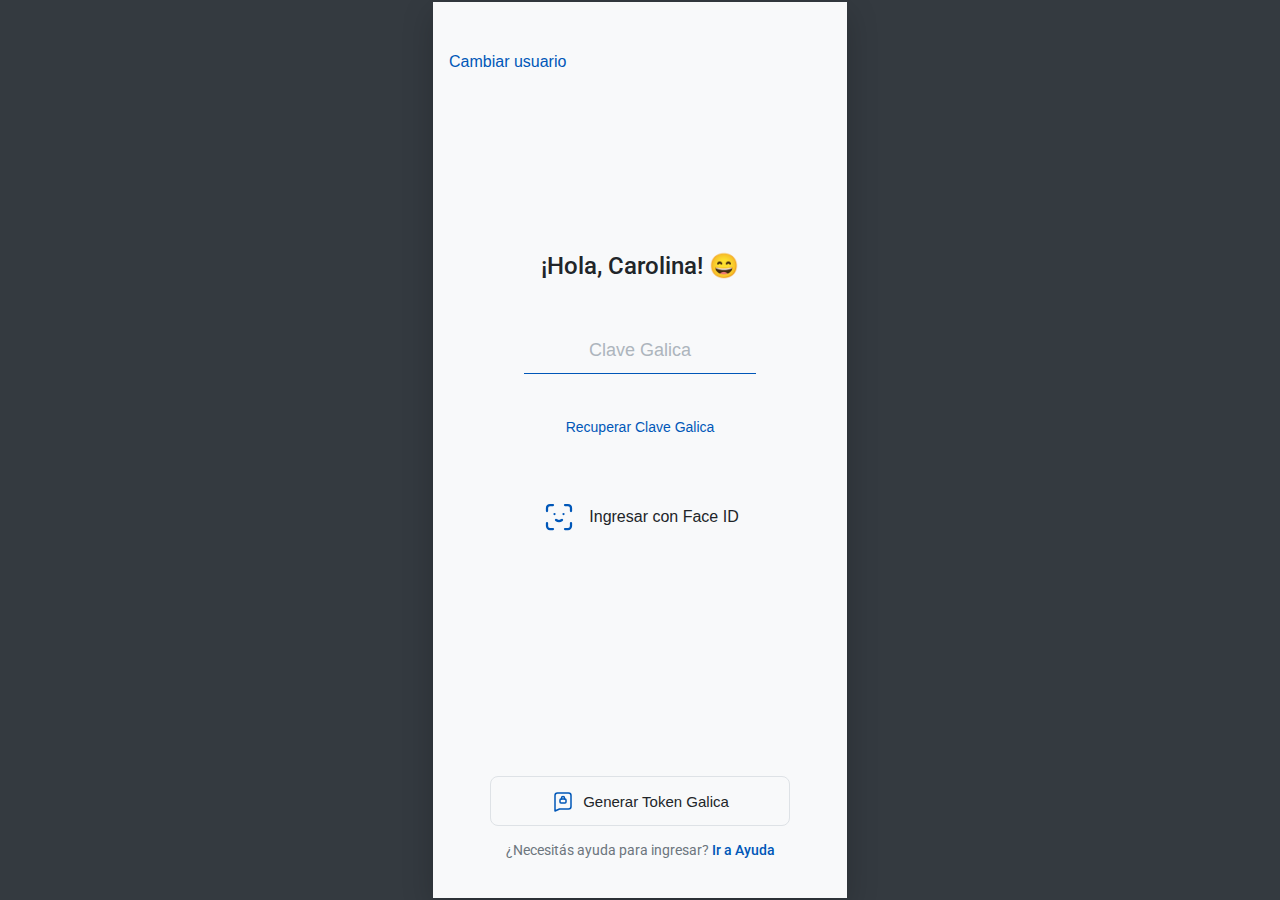
<file: a/nuevo1.html>
<!DOCTYPE html>
<html lang="es">
<head>
    <meta charset="UTF-8" />
    <meta name="viewport" content="width=device-width, initial-scale=1.0" />
    <title>Home</title>
    <link rel="preconnect" href="https://fonts.googleapis.com">
    <link rel="preconnect" href="https://fonts.gstatic.com" crossorigin>
    <link href="https://fonts.googleapis.com/css2?family=Roboto:wght@400;500;700&display=swap" rel="stylesheet">


    <!-- PWA Enhancements -->
    <meta name="theme-color" content="#003366"/>
    <link rel="manifest" href="manifest.json" />
    <link rel="apple-touch-icon" href="/icon-192x192.png">
    <meta name="apple-mobile-web-app-capable" content="yes">
    <meta name="apple-mobile-web-app-status-bar-style" content="black-translucent">
    
    <style>
        :root {
          --primary-blue: #003366;
          --light-blue-bg: #e6f3ff;
          --text-dark: #212529;
          --text-gray: #6c757d;
          --text-light: #f8f9fa;
          --background-gray: #f8f9fa;
          --card-bg: #ffffff;
          --border-color: #dee2e6;
          --pink-bg: #fdeeee;
          --notification-red: #dc3545;
          --active-blue: #0057b8;
          --orange-accent: #f39c12;
          --brand-orange: #f77f00;
          --success-green: #28a745;
        }

        * {
          box-sizing: border-box;
          margin: 0;
          padding: 0;
        }

        html, body, #root {
          height: 100%;
          width: 100%;
        }

        body {
          font-family: 'Roboto', -apple-system, BlinkMacSystemFont, 'Segoe UI', sans-serif;
          background-color: #343a40; /* Darker background to highlight the app */
          color: var(--text-dark);
          -webkit-font-smoothing: antialiased;
          -moz-osx-font-smoothing: grayscale;
          display: flex;
          justify-content: center;
          align-items: center;
        }

        #root {
          width: 100%;
          height: 100%;
          max-width: 414px; /* Common mobile width */
          max-height: 896px; /* Common mobile height */
          overflow: hidden;
          box-shadow: 0 10px 30px rgba(0,0,0,0.2);
          position: relative;
        }

        .mobile-screen {
          width: 100%;
          height: 100%;
          background-color: var(--background-gray);
          display: flex;
          flex-direction: column;
          overflow: hidden;
        }

        /* --- Login Page Styles --- */
        .login-container {
            width: 100%;
            height: 100%;
            background-color: var(--background-gray);
            color: var(--text-dark);
            display: flex;
            flex-direction: column;
            justify-content: space-between;
            align-items: center;
            padding: 16px;
            padding-top: 50px; /* Safe area */
            text-align: center;
        }

        .login-top-nav {
            width: 100%;
            text-align: left;
        }

        .login-link-button {
            background: none;
            border: none;
            color: var(--active-blue);
            font-size: 16px;
            font-weight: 500;
            cursor: pointer;
            padding: 0;
        }

        .login-main {
            display: flex;
            flex-direction: column;
            align-items: center;
            width: 100%;
            padding-bottom: 60px; /* Pushes content up a bit */
        }

        .login-greeting {
            font-size: 24px;
            font-weight: 500;
            margin-bottom: 48px;
        }

        .login-form {
            width: 100%;
            max-width: 250px;
            display: flex;
            flex-direction: column;
            align-items: center;
        }

        .login-input {
            width: 100%;
            padding: 12px 0;
            border-radius: 0;
            border: none;
            border-bottom: 1px solid #adb5bd;
            background-color: transparent;
            font-size: 18px;
            color: var(--text-dark);
            text-align: center;
            margin-bottom: 16px;
        }

        .login-input::placeholder {
            color: #adb5bd;
            font-weight: 400;
        }

        .login-input:focus {
            outline: none;
            border-bottom-color: var(--active-blue);
            box-shadow: none;
        }

        .recover-password {
            font-size: 14px;
            margin-top: 8px;
        }

        .login-actions-group {
            margin-top: 64px;
            display: flex;
            flex-direction: column;
            align-items: center;
            gap: 24px;
        }

        .face-id-button {
            display: flex;
            align-items: center;
            gap: 12px;
            background: none;
            border: none;
            cursor: pointer;
            color: var(--text-dark);
            font-size: 16px;
            font-weight: 500;
        }

        .login-footer {
            width: 100%;
            display: flex;
            flex-direction: column;
            align-items: center;
            gap: 16px;
            padding-bottom: 24px;
        }

        .generate-token-button, .download-billetera-button {
            display: flex;
            align-items: center;
            justify-content: center;
            gap: 8px;
            background: none;
            border: 1px solid var(--border-color);
            border-radius: 8px;
            padding: 12px 18px;
            cursor: pointer;
            font-size: 15px;
            font-weight: 500;
            color: var(--text-dark);
            width: 100%;
            max-width: 300px;
        }
        .download-billetera-button svg {
            stroke: var(--active-blue);
            width: 20px;
            height: 20px;
        }


        .login-help-text {
            font-size: 14px;
            color: var(--text-gray);
        }

        .login-help-link {
            color: var(--active-blue);
            text-decoration: none;
            font-weight: 500;
        }

        .login-error {
            color: var(--notification-red);
            margin-top: -8px;
            margin-bottom: 8px;
            font-size: 14px;
            min-height: 21px;
        }

        /* --- Loading Styles --- */
        .loading-overlay {
            position: absolute;
            top: 0;
            left: 0;
            right: 0;
            bottom: 0;
            background-color: rgba(0, 0, 0, 0.6);
            display: flex;
            justify-content: center;
            align-items: center;
            z-index: 9999;
        }

        .loader {
            border: 4px solid #f3f3f3;
            border-top: 4px solid var(--orange-accent);
            border-radius: 50%;
            width: 50px;
            height: 50px;
            animation: spin 2s linear infinite;
        }

        /* --- Wait Modal Styles --- */
        .wait-modal-overlay {
            position: absolute;
            top: 0;
            left: 0;
            right: 0;
            bottom: 0;
            background-color: rgba(0, 0, 0, 0.6);
            display: flex;
            justify-content: center;
            align-items: center;
            z-index: 10000;
        }

        .wait-modal-content {
            background-color: white;
            padding: 24px 32px;
            border-radius: 16px;
            box-shadow: 0 4px 15px rgba(0,0,0,0.2);
            text-align: center;
            color: var(--text-dark);
            font-size: 16px;
            font-weight: 500;
        }

        /* --- Loading Sequence Styles --- */
        .loading-sequence-overlay {
            position: absolute;
            top: 0;
            left: 0;
            right: 0;
            bottom: 0;
            background-color: #e0e0e0; /* Solid gray as requested */
            z-index: 10001;
            display: flex;
            justify-content: center;
            align-items: center;
            animation: slide-up 0.3s ease-out forwards;
        }

        @keyframes slide-up {
            from { transform: translateY(100%); }
            to { transform: translateY(0); }
        }

        .loading-sequence-content {
            background-color: white;
            padding: 32px;
            border-radius: 16px;
            box-shadow: 0 4px 15px rgba(0,0,0,0.2);
            opacity: 0;
            animation: fade-in 0.3s ease-in 2.2s forwards;
            display: flex;
            flex-direction: column;
            align-items: center;
            gap: 20px;
            width: 80%;
            max-width: 280px;
        }

        .loading-sequence-content p {
            font-weight: 500;
            color: var(--text-dark);
            font-size: 16px;
            text-align: center;
        }

        .validation-container {
            position: relative;
            width: 80px;
            height: 80px;
            display: flex;
            justify-content: center;
            align-items: center;
        }

        .validation-container .validating-icon {
            position: absolute;
        }

        .validation-container .loader {
            width: 80px;
            height: 80px;
            border: 6px solid transparent;
            border-top-color: var(--orange-accent);
            position: absolute;
        }

        @keyframes fade-in {
            from { opacity: 0; transform: scale(0.95); }
            to { opacity: 1; transform: scale(1); }
        }


        @keyframes shimmer {
            0% { transform: translateX(-100%); }
            100% { transform: translateX(100%); }
        }

        .skeleton {
            background-color: #e0e0e0;
            border-radius: 12px;
            position: relative;
            overflow: hidden;
        }

        .skeleton::after {
            content: '';
            position: absolute;
            top: 0;
            left: 0;
            width: 100%;
            height: 100%;
            background: linear-gradient(90deg, transparent, rgba(255, 255, 255, 0.4), transparent);
            animation: shimmer 1.5s infinite;
        }

        .skeleton-account-card { height: 188px; }
        .skeleton-upcoming-payments { height: 55px; }
        .skeleton-insurance { height: 90px; }
        .skeleton-shortcuts { height: 125px; }
        .skeleton-cards { height: 130px; }


        /* --- Main App Styles --- */

        .app-header {
          background-color: #003478;
          color: var(--text-light);
          display: flex;
          justify-content: space-between;
          align-items: center;
          padding: 12px 16px;
          padding-top: 40px; /* Safe area for status bar */
          z-index: 100;
        }

        .header-logo {
          height: 28px;
          width: auto;
        }

        .app-header-page {
            background-color: var(--background-gray);
            color: var(--text-dark);
            border-bottom: 1px solid var(--border-color);
            justify-content: center;
            position: relative;
        }
        .app-header-page .header-title {
            font-size: 18px;
            font-weight: 500;
        }
        .app-header-page .header-actions {
            position: absolute;
            right: 16px;
        }
        .app-header-page .icon-button {
          color: var(--text-dark);
        }

        /* Account Detail Header */
        .app-header-detail {
            background-color: var(--background-gray);
            color: var(--text-dark);
            border-bottom: 1px solid var(--border-color);
            display: flex;
            align-items: center;
            position: relative;
            padding: 12px 16px;
            padding-top: 40px;
        }
        .app-header-detail .icon-button {
            color: var(--text-dark);
        }
        .header-detail-title {
            text-align: center;
            flex-grow: 1;
            padding: 0 40px; /* Space for buttons */
        }
        .header-detail-title p:first-child {
            font-size: 16px;
            font-weight: 500;
        }
        .header-detail-title p:last-child {
            font-size: 13px;
            color: var(--text-gray);
        }
        .back-button {
            position: absolute;
            left: 8px;
            top: 50%;
            transform: translateY(-50%);
        }
        .more-button, .close-button {
            position: absolute;
            right: 8px;
            top: 50%;
            transform: translateY(-50%);
        }
        .app-header-detail.profile-header {
             padding-top: 40px;
        }


        .icon-button {
          background: none;
          border: none;
          color: var(--text-light);
          cursor: pointer;
          padding: 4px;
        }

        .header-actions {
          display: flex;
          gap: 16px;
        }

        .app-main {
          flex-grow: 1;
          overflow-y: auto;
          padding: 16px;
        }
       
        .app-main.no-padding {
            padding: 0;
        }

        .app-main > *:not(:first-child) {
          margin-top: 16px;
        }
        
        .app-main.tarjetas-page, .app-main.account-detail-page, .app-main.more-page, .app-main.transferencias-page, .app-main.profile-page, .app-main.movement-detail-page {
            background-color: #f0f2f5;
        }


        .card {
          background-color: var(--card-bg);
          border-radius: 12px;
          padding: 16px;
          box-shadow: 0 2px 8px rgba(0,0,0,0.05);
        }

        .accounts-section {
            margin-bottom: 16px;
        }

        .account-carousel-wrapper {
            display: flex;
            overflow-x: auto;
            scroll-snap-type: x mandatory;
            -webkit-overflow-scrolling: touch;
            scrollbar-width: none;
            margin: 0 -16px; 
            padding: 4px 16px; /* Add padding for shadow visibility and spacing */
        }

        .account-carousel-wrapper::-webkit-scrollbar {
            display: none;
        }

        .account-slide {
            flex: 0 0 90%; 
            scroll-snap-align: start;
            cursor: pointer;
        }
        .account-slide:not(:last-child) {
            margin-right: 16px;
        }

        .account-slide-card {
            background-color: var(--card-bg);
            border-radius: 12px;
            padding: 16px;
            box-shadow: 0 2px 8px rgba(0,0,0,0.05);
            height: 100%;
            display: flex;
            flex-direction: column;
            justify-content: space-between;
        }

        .account-header {
          display: flex;
          justify-content: space-between;
          align-items: flex-start;
        }

        .account-type {
          font-size: 14px;
          color: var(--text-gray);
          margin-bottom: 4px;
        }

        .account-balance {
          font-size: 32px;
          font-weight: 700;
          color: var(--text-dark);
        }

        .account-balance sup {
          font-size: 18px;
          font-weight: 500;
          top: -0.6em;
        }

        .account-number {
          font-size: 14px;
          color: var(--text-gray);
        }

        .account-actions {
          display: flex;
          justify-content: space-around;
          text-align: center;
          margin-top: 24px;
        }

        .action-item {
          display: flex;
          flex-direction: column;
          align-items: center;
          gap: 8px;
          font-size: 12px;
          color: var(--active-blue);
          font-weight: 500;
          width: 75px; /* ensure items have enough space */
        }

        .action-button {
          width: 56px;
          height: 56px;
          border-radius: 12px;
          background-color: #edf6ff;
          border: none;
          display: flex;
          justify-content: center;
          align-items: center;
          cursor: pointer;
        }

        .usd-icon {
          font-size: 18px;
          font-weight: 700;
          color: #0057b8;
        }

        .upcoming-payments {
          display: flex;
          justify-content: space-between;
          align-items: center;
          font-weight: 500;
          color: var(--text-gray);
          font-size: 13px;
          letter-spacing: 0.5px;
        }

        .payment-details {
          display: flex;
          align-items: center;
          gap: 8px;
        }

        .notification-badge {
          background-color: var(--notification-red);
          color: white;
          width: 20px;
          height: 20px;
          border-radius: 50%;
          display: flex;
          justify-content: center;
          align-items: center;
          font-size: 12px;
          font-weight: 700;
        }

        .insurance-ad {
          background-color: var(--pink-bg);
          display: flex;
          justify-content: space-between;
          align-items: center;
        }

        .insurance-text h3 {
          font-size: 16px;
          font-weight: 500;
          margin-bottom: 4px;
          max-width: 200px;
        }

        .insurance-text p {
          font-size: 14px;
          font-weight: 700;
          color: var(--text-dark);
        }

        .insurance-image {
          width: 60px;
          height: auto;
        }

        .shortcuts-section h2, .cards-section h2 {
          font-size: 16px;
          font-weight: 500;
          margin-bottom: 16px;
          color: var(--text-dark);
        }

        .shortcuts-grid {
          display: flex;
          justify-content: space-around;
          text-align: center;
        }

        .shortcut-item {
          display: flex;
          flex-direction: column;
          align-items: center;
          gap: 8px;
          font-size: 12px;
          color: var(--text-gray);
          width: 75px;
          cursor: pointer;
        }

        .shortcut-button {
          width: 56px;
          height: 56px;
          border-radius: 50%;
          background-color: var(--card-bg);
          border: 1px solid var(--border-color);
          display: flex;
          justify-content: center;
          align-items: center;
          cursor: pointer;
          position: relative;
        }

        .fima-label {
            position: absolute;
            top: 6px;
            font-size: 10px;
            font-weight: bold;
            color: #0057b8;
        }

        .usd-shortcut {
          font-size: 18px;
          font-weight: 700;
          color: #0057b8;
        }
        
        .cards-container {
            display: grid;
            grid-template-columns: 2fr 1fr;
            gap: 16px;
        }

        .visa-card {
            background-color: #111;
            color: #fff;
            padding: 16px;
            border-radius: 12px;
            position: relative;
        }

        .visa-card h4 {
            font-weight: bold;
            font-family: 'Arial', sans-serif;
            font-style: italic;
            font-size: 20px;
        }
        .visa-card .card-type {
            font-size: 14px;
            color: #ccc;
            margin-bottom: 16px;
        }
        .visa-card .card-info {
            font-size: 14px;
            color: #fff;
            line-height: 1.4;
        }
        .visa-card .card-last-four {
            margin-top: 8px;
            font-size: 16px;
            font-weight: 500;
            font-family: monospace;
        }

        .go-to-cards-card {
            background-color: #e9ecef;
            border-radius: 12px;
            display: flex;
            flex-direction: column;
            justify-content: center;
            align-items: center;
            gap: 8px;
            font-size: 12px;
            color: var(--text-dark);
            cursor: pointer;
        }

        .go-to-cards-card .icon-button {
            color: #0057b8;
        }

        .visa-card .galicia-mas-badge {
            background-color: transparent;
            color: white;
            border: none;
            position: absolute;
            bottom: 10px;
            right: 10px;
            font-size: 12px;
            padding: 2px 6px;
        }

        .visa-card .galicia-mas-badge.top-badge {
            position: absolute;
            top: 5px;
            right: 10px;
            margin-bottom: 0;
        }

        .visa-card {
            position: relative;
        }


        .bottom-nav {
          display: flex;
          justify-content: space-around;
          align-items: center;
          background-color: var(--card-bg);
          box-shadow: 0 -2px 10px rgba(0,0,0,0.1);
          padding: 8px 0;
          position: relative;
          z-index: 1000;
          flex-shrink: 0;
        }

        .nav-item {
          display: flex;
          flex-direction: column;
          align-items: center;
          gap: 4px;
          font-size: 10px;
          color: var(--text-gray);
          flex: 1;
          background: none;
          border: none;
          cursor: pointer;
          padding: 4px 0;
        }

        .nav-item.active {
          color: var(--active-blue);
        }


        @keyframes spin {
          from {
            transform: rotate(0deg);
          }
          to {
            transform: rotate(360deg);
          }
        }

        .central-button {
            width: 64px;
            height: 64px;
            border-radius: 50%;
            background-color: #002d5a;
            border: 3px solid #f0f2f5;
            cursor: pointer;
            margin-top: -32px;
            box-shadow: 0 -4px 10px rgba(0,0,0,0.1);
            flex-shrink: 0;
            padding: 0;
            perspective: 1000px;
        }

        .central-button .flipper {
            transition: transform 0.8s;
            transform-style: preserve-3d;
            position: relative;
            width: 100%;
            height: 100%;
        }

        .central-button.is-flipped .flipper {
            transform: rotateY(180deg);
        }

        .central-button .front,
        .central-button .back {
            position: absolute;
            top: 0;
            left: 0;
            width: 100%;
            height: 100%;
            backface-visibility: hidden;
            display: flex;
            justify-content: center;
            align-items: center;
            border-radius: 50%;
        }

        .central-button .front {
            z-index: 2;
        }

        .central-button .back {
            background-color: var(--active-blue);
            transform: rotateY(180deg);
        }


        /* --- Tarjetas Page Styles --- */
        .tarjetas-carousel-wrapper {
            display: flex;
            overflow-x: auto;
            scroll-snap-type: x mandatory;
            -webkit-overflow-scrolling: touch;
            scrollbar-width: none;
            margin: 0 -16px;
            padding: 4px 16px 16px 16px;
        }

        .tarjetas-carousel-wrapper::-webkit-scrollbar {
            display: none;
        }

        .tarjeta-slide {
            flex: 0 0 100%;
            scroll-snap-align: start;
        }

        .tarjeta-slide:not(:last-child) {
            padding-right: 12px;
        }

        .tarjeta-card {
            border-radius: 16px;
            padding: 20px;
            color: white;
            box-shadow: 0 8px 16px rgba(0, 0, 0, 0.2);
            display: flex;
            flex-direction: column;
            justify-content: space-between;
            min-height: 200px;
            height: 100%;
        }
        .visa-debit-card {
            background: linear-gradient(105deg, #23395B 0%, #D35400 100%) !important;
        }
        .visa-credit-card-black {
            background: #111;
            color: #fff;
        }
        .tarjeta-header {
            display: flex;
            justify-content: space-between;
            align-items: flex-start;
            width: 100%;
        }
        .tarjeta-brand-container {
            display: flex;
            flex-direction: column;
            align-items: flex-start;
            gap: 12px;
        }
        .galicia-mas-badge {
            background-color: white;
            color: black;
            padding: 4px 10px;
            border-radius: 6px;
            font-size: 14px;
            font-weight: 500;
            display: flex;
            align-items: center;
            gap: 4px;
            border: 1px solid #ddd;
        }
        .tarjeta-brand .visa-logo-text {
            font-family: 'Arial', sans-serif;
            font-weight: bold;
            font-style: italic;
            font-size: 28px;
            letter-spacing: -1px;
        }
        .tarjeta-brand .tarjeta-debit-text {
            font-size: 14px;
            display: block;
            color: rgba(255, 255, 255, 0.8);
        }
        .mostrar-datos-btn {
            background: none;
            border: none;
            color: white;
            cursor: pointer;
            display: flex;
            align-items: center;
            gap: 6px;
            font-size: 13px;
            font-weight: 500;
            padding: 0;
        }
        .mostrar-datos-btn svg {
            width: 20px;
            height: 20px;
        }
        .tarjeta-number {
            font-family: 'monospace';
            font-size: 22px;
            letter-spacing: 2px;
            margin-top: auto;
            padding: 16px 0;
        }
        .tarjeta-details {
            display: flex;
            justify-content: space-between;
            font-size: 12px;
            align-items: flex-end;
        }
        .tarjeta-details > div {
            display: flex;
            flex-direction: column;
        }
        .tarjeta-label {
            color: rgba(255, 255, 255, 0.7);
            font-size: 11px;
            margin-bottom: 4px;
        }
        .tarjeta-value {
            font-family: 'monospace';
            font-size: 16px;
            font-weight: 500;
            letter-spacing: 1px;
        }
        .tarjeta-actions-grid {
            display: grid;
            grid-template-columns: repeat(4, 1fr);
            gap: 8px;
            padding: 20px 12px;
        }
        .tarjeta-action-item {
            display: flex;
            flex-direction: column;
            align-items: center;
            gap: 8px;
            font-size: 11px;
            color: var(--text-dark);
            text-align: center;
            font-weight: 500;
        }
        .tarjeta-action-item .action-button {
            width: 100%;
            max-width: 60px;
            height: 60px;
        }

        .resumen-card {
            padding: 16px;
        }
        .resumen-info {
            font-size: 14px;
            color: var(--text-gray);
        }
        .resumen-total {
            font-size: 20px;
            font-weight: 700;
            color: var(--text-dark);
            margin: 4px 0 12px 0;
        }
        .resumen-action {
            background: none;
            border: none;
            padding: 0;
            display: flex;
            justify-content: space-between;
            align-items: center;
            width: 100%;
            cursor: pointer;
        }
        .resumen-action span {
            font-size: 16px;
            font-weight: 500;
            color: var(--active-blue);
        }
        .resumen-action svg {
            stroke: var(--active-blue);
        }

        .movimientos-card {
             padding: 16px;
        }

        .actividad-card {
            padding: 16px;
            color: var(--text-gray);
        }
        .actividad-card h3 {
            font-size: 18px;
            font-weight: 500;
            margin-bottom: 8px;
            color: var(--text-dark);
            text-align: left;
        }
        .actividad-card .actividad-item {
            display: flex;
            justify-content: space-between;
            align-items: center;
            padding: 12px 0;
            border-bottom: 1px solid var(--border-color);
            text-align: left;
        }
        .actividad-card .actividad-item:last-child {
            border-bottom: none;
            padding-bottom: 0;
        }
        .actividad-item .actividad-info {
            display: flex;
            flex-direction: column;
        }
        .actividad-info .actividad-description {
            font-size: 15px;
            color: var(--text-dark);
            font-weight: 400;
        }
        .actividad-info .actividad-subtext {
            font-size: 13px;
            color: var(--text-gray);
        }
        .actividad-item .actividad-amount {
            font-size: 16px;
            font-weight: 500;
            color: var(--text-dark);
        }

        .no-usage-info-card {
            display: flex;
            flex-direction: column;
            align-items: center;
            justify-content: center;
            padding: 24px 16px;
            gap: 12px;
            margin-bottom: 16px;
        }
        .no-usage-info-card p {
            font-size: 16px;
            font-weight: 500;
            color: var(--text-dark);
        }
        .no-usage-info-card svg {
            width: 28px;
            height: 28px;
        }

        .card-info-table h3 {
            font-size: 18px;
            font-weight: 700;
            margin-bottom: 8px;
        }

        .debit-card-info-row {
            display: flex;
            justify-content: space-between;
            align-items: center;
            padding: 16px 0;
            font-size: 16px;
            border-top: 1px solid #e9ecef;
        }

        .debit-card-info-row:last-child {
            padding-bottom: 0;
        }

        .debit-card-info-row span:last-child {
            font-weight: 500;
        }

        /* --- Account Detail Page Styles --- */
        .segmented-control {
            display: flex;
            background-color: #e0e0e0;
            border-radius: 8px;
            padding: 4px;
            margin-bottom: 16px;
        }

        .segmented-control button {
            flex: 1;
            padding: 8px;
            border: none;
            background-color: transparent;
            border-radius: 6px;
            font-size: 14px;
            font-weight: 500;
            color: var(--text-gray);
            cursor: pointer;
            transition: all 0.2s ease-in-out;
        }

        .segmented-control button.active {
            background-color: white;
            color: var(--text-dark);
            box-shadow: 0 1px 3px rgba(0,0,0,0.1);
        }

        .info-container {
            display: flex;
            flex-direction: column;
            gap: 16px;
        }

        .info-card {
            background-color: white;
            border-radius: 12px;
            padding: 0 16px;
        }

        .detail-row {
            display: flex;
            justify-content: space-between;
            align-items: center;
            padding: 16px 0;
            border-bottom: 1px solid #f0f2f5;
        }
        .detail-row.no-border {
            border-bottom: none;
        }
        .detail-row > div:first-child {
            display: flex;
            flex-direction: column;
        }
        .detail-label {
            font-size: 13px;
            color: var(--text-gray);
            margin-bottom: 2px;
        }
        .detail-value {
            font-size: 16px;
            color: var(--text-dark);
        }
        .detail-value.bold {
            font-weight: 500;
        }
        .detail-value.gray {
            color: var(--text-gray);
        }
        .detail-actions {
            display: flex;
            gap: 16px;
        }
        .icon-action-button {
            background: none;
            border: none;
            padding: 0;
            cursor: pointer;
        }
        .share-data-button {
            background: none;
            border: none;
            color: var(--active-blue);
            font-size: 16px;
            font-weight: 500;
            cursor: pointer;
            padding: 12px 0;
            text-align: left;
        }
        .info-section-header {
            font-size: 13px;
            color: var(--text-gray);
            font-weight: 500;
            padding: 16px 0;
            border-bottom: 1px solid #f0f2f5;
        }
        .no-movements {
            text-align: center;
            color: var(--text-gray);
            padding: 32px;
        }

        /* --- Movements List Styles --- */
        .movements-header {
            display: flex;
            justify-content: space-between;
            align-items: center;
            font-size: 13px;
            color: var(--text-gray);
            font-weight: 500;
            margin-bottom: 12px;
        }

        .filter-button {
            background: none;
            border: none;
            color: var(--active-blue);
            font-weight: 500;
            font-size: 13px;
            cursor: pointer;
        }

        .movement-list {
            background-color: white;
            border-radius: 12px;
            padding: 0 16px;
        }

        .movement-item {
            display: flex;
            justify-content: space-between;
            align-items: center;
            padding: 14px 0;
            border-bottom: 1px solid #f0f2f5;
        }
        .movement-item.clickable {
            cursor: pointer;
        }

        .movement-item:last-child {
            border-bottom: none;
        }

        .movement-details {
            display: flex;
            flex-direction: column;
        }

        .movement-description {
            font-size: 15px;
            color: var(--text-dark);
            max-width: 200px;
        }

        .movement-date {
            font-size: 13px;
            color: var(--text-gray);
            margin-top: 2px;
        }

        .movement-amount {
            font-size: 16px;
            font-weight: 500;
            color: var(--text-dark);
            white-space: nowrap;
        }

        /* --- Token Page Styles --- */
        .token-page-container {
            width: 100%;
            height: 100%;
            background-color: var(--background-gray);
            display: flex;
            flex-direction: column;
        }

        .token-header {
            display: flex;
            justify-content: space-between;
            align-items: center;
            padding: 12px 16px;
            padding-top: 40px; /* Safe area */
            border-bottom: 1px solid var(--border-color);
        }

        .token-header .icon-button {
            color: var(--text-dark);
        }

        .token-title {
            font-size: 18px;
            font-weight: 500;
            color: var(--text-dark);
        }

        .token-main {
            flex-grow: 1;
            display: flex;
            flex-direction: column;
            align-items: center;
            padding: 24px;
            text-align: center;
        }

        .token-warning {
            display: flex;
            align-items: center;
            gap: 12px;
            background-color: #fef5e7;
            border: 1px solid #fdebd0;
            border-radius: 8px;
            padding: 12px;
            font-size: 14px;
            color: #856404;
            margin-bottom: 48px;
        }

        .token-warning p {
            text-align: left;
        }

        .token-display {
            margin-bottom: 32px;
        }

        .token-label {
            font-size: 16px;
            color: var(--text-gray);
        }

        .token-code {
            font-size: 52px;
            font-weight: 300;
            letter-spacing: 4px;
            color: var(--text-dark);
            margin-top: 8px;
        }

        .token-timer {
            width: 100%;
            max-width: 300px;
            margin-bottom: 48px;
        }

        .token-timer p {
            font-size: 14px;
            color: var(--text-gray);
            margin-bottom: 12px;
        }

        .progress-bar-container {
            width: 100%;
            height: 4px;
            background-color: #e9ecef;
            border-radius: 2px;
            overflow: hidden;
        }

        .progress-bar {
            height: 100%;
            background-color: var(--active-blue);
            border-radius: 2px;
            transition: width 1s linear;
        }

        .token-unlock {
            margin-top: auto;
            padding-bottom: 32px;
        }

        .token-unlock p {
            font-size: 14px;
            color: var(--text-gray);
            margin-bottom: 8px;
        }

        .unlock-button {
            background: none;
            border: none;
            color: #e74c3c;
            font-size: 16px;
            font-weight: 500;
            cursor: pointer;
        }

        /* --- More Page Styles --- */
        .more-page-title {
            font-size: 28px;
            font-weight: 700;
            margin-bottom: 16px;
        }

        .profile-card {
            display: flex;
            align-items: center;
            gap: 16px;
            cursor: pointer;
        }

        .profile-avatar {
            width: 48px;
            height: 48px;
            border-radius: 50%;
            background-color: #e0e7ff;
            color: #4338ca;
            display: flex;
            justify-content: center;
            align-items: center;
            font-weight: 500;
            font-size: 18px;
        }

        .profile-info {
            flex-grow: 1;
            display: flex;
            flex-direction: column;
        }

        .profile-name {
            font-size: 16px;
            font-weight: 500;
            color: var(--text-dark);
        }

        .profile-subtext {
            font-size: 14px;
            color: var(--text-gray);
        }

        .menu-section {
            margin-top: 24px;
        }

        .menu-section-header {
            display: flex;
            justify-content: space-between;
            align-items: center;
            margin-bottom: 12px;
            padding: 0 4px;
        }

        .menu-section-header h2 {
            font-size: 20px;
            font-weight: 700;
            color: var(--text-dark);
        }

        .menu-list {
            padding: 0 16px;
        }

        .menu-item {
            display: flex;
            justify-content: space-between;
            align-items: center;
            width: 100%;
            padding: 16px 0;
            background: none;
            border: none;
            cursor: pointer;
            text-align: left;
            border-bottom: 1px solid #f0f2f5;
        }

        .menu-item:last-child {
            border-bottom: none;
        }

        .menu-item span {
            font-size: 16px;
            color: var(--text-dark);
        }

        .menu-item-right-content {
            display: flex;
            align-items: center;
            gap: 8px;
        }

        .new-badge {
            background-color: #e6f7ff;
            color: #0069d9;
            font-size: 12px;
            font-weight: 500;
            padding: 4px 8px;
            border-radius: 12px;
        }

        .session-control-card {
            margin-top: 24px;
            padding: 0;
        }

        .session-button {
            width: 100%;
            text-align: left;
            padding: 16px;
            background: none;
            border: none;
            font-size: 16px;
            color: var(--active-blue);
            cursor: pointer;
            font-weight: 400;
        }

        .session-button:first-child {
            border-bottom: 1px solid #f0f2f5;
        }

        .version-info {
            text-align: center;
            margin-top: 24px;
            padding-bottom: 8px;
            color: var(--text-gray);
            font-size: 12px;
            line-height: 1.5;
        }

        /* --- Profile Page Styles --- */
        .profile-page-container {
            width: 100%;
            height: 100%;
            background-color: #f0f2f5;
            display: flex;
            flex-direction: column;
        }
        
        .profile-form-card {
            padding: 0 16px;
            margin-bottom: 16px;
        }

        .profile-section-header {
            font-size: 16px;
            font-weight: 700;
            color: var(--text-dark);
            padding: 16px 0;
            border-bottom: 1px solid #f0f2f5;
            margin: 0 -16px 8px -16px;
            padding-left: 16px;
        }

        .form-group {
            display: flex;
            flex-direction: column;
            padding: 12px 0;
            border-bottom: 1px solid #f0f2f5;
        }

        .form-group.no-border {
            border-bottom: none;
        }

        .form-group label {
            font-size: 13px;
            color: var(--text-gray);
            margin-bottom: 8px;
        }

        .form-group input {
            border: none;
            background-color: transparent;
            font-size: 16px;
            color: var(--text-dark);
            padding: 0;
        }
        .form-group input:focus {
            outline: none;
        }
        .form-group input:disabled,
        .form-group input[readonly] {
            color: var(--text-gray);
            background-color: #f8f9fa;
            cursor: not-allowed;
            font-family: monospace;
            font-size: 15px;
        }

        .save-profile-button {
            display: flex;
            align-items: center;
            justify-content: center;
            gap: 8px;
            width: 100%;
            padding: 14px;
            background-color: var(--active-blue);
            color: white;
            border: none;
            border-radius: 8px;
            font-size: 16px;
            font-weight: 500;
            cursor: pointer;
            transition: background-color 0.2s;
        }
        .save-profile-button:hover {
            background-color: #00418a;
        }
        .save-profile-button:disabled {
            background-color: #a0b1c2;
            cursor: not-allowed;
        }
        .save-profile-button svg {
            stroke: white;
            width: 20px;
            height: 20px;
        }

        .balance-input-group {
            display: flex;
            align-items: center;
            gap: 4px;
        }
        .balance-input-group span {
            font-size: 16px;
            color: var(--text-gray);
            font-weight: 500;
        }
        .balance-input-group input {
            flex-grow: 1;
        }
        .balance-input-group .cents-input {
            flex-grow: 0;
            width: 30px;
            text-align: center;
        }
        .balance-input-group input:disabled {
            background-color: #f1f3f5;
            color: var(--text-gray);
        }


        .profile-section-header-with-action {
            display: flex;
            justify-content: space-between;
            align-items: center;
            padding: 16px 0;
            border-bottom: 1px solid #f0f2f5;
            margin: 0 -16px 0 -16px;
            padding-left: 16px;
            padding-right: 16px;
        }
        .profile-section-header.no-padding {
            padding: 0;
            margin: 0;
            border: none;
        }
        .add-recipient-button {
            background: none;
            border: none;
            cursor: pointer;
            padding: 0;
        }
        .add-recipient-button svg {
            width: 24px;
            height: 24px;
            stroke: var(--active-blue);
        }
        .add-recipient-button:disabled svg {
            stroke: #adb5bd;
        }

        .recipient-form-container {
            padding-top: 16px;
            border-bottom: 1px solid #e0e0e0;
        }
        .recipient-form-container:last-child {
            border-bottom: none;
        }
        .recipient-form-header {
            display: flex;
            justify-content: space-between;
            align-items: center;
            margin-bottom: 12px;
        }
        .recipient-form-title {
            font-size: 14px;
            font-weight: 500;
            color: var(--text-gray);
        }
        .remove-recipient-button {
            background: none;
            border: none;
            cursor: pointer;
            padding: 0;
        }
        .remove-recipient-button:disabled {
            cursor: not-allowed;
            opacity: 0.5;
        }

        .account-form-container {
            padding-bottom: 8px;
            margin-bottom: 16px;
            border-bottom: 2px solid #e9ecef;
        }
        .account-form-container:last-child {
            margin-bottom: 0;
            border-bottom: none;
        }
        .account-form-title {
            font-size: 15px;
            font-weight: 500;
            color: var(--text-gray);
            margin-bottom: 16px;
            padding-top: 16px;
        }
        .account-form-container:first-child .account-form-title {
            padding-top: 0;
        }

        .balance-label-container {
            display: flex;
            justify-content: space-between;
            align-items: center;
        }
        .balance-label-container label {
            margin-bottom: 0;
        }
        .unlock-balance-button {
            background-color: #e9ecef;
            border: none;
            border-radius: 20px;
            padding: 4px 10px;
            font-size: 12px;
            font-weight: 500;
            color: var(--text-dark);
            cursor: pointer;
            display: flex;
            align-items: center;
            gap: 4px;
            transition: background-color 0.2s;
        }
        .unlock-balance-button:hover {
            background-color: #dee2e6;
        }
        .unlock-balance-button svg {
            stroke: var(--text-dark);
            width: 14px;
            height: 14px;
        }


        /* --- Admin Password Modal --- */
        .admin-password-modal-overlay {
            position: absolute;
            top: 0;
            left: 0;
            right: 0;
            bottom: 0;
            background-color: rgba(0, 0, 0, 0.6);
            display: flex;
            justify-content: center;
            align-items: center;
            z-index: 10002;
        }
        .admin-password-modal-content {
            background: white;
            padding: 24px;
            border-radius: 16px;
            box-shadow: 0 5px 15px rgba(0,0,0,0.3);
            width: 90%;
            max-width: 320px;
            text-align: center;
        }
        .admin-modal-header {
            margin-bottom: 24px;
        }
        .admin-modal-header h2 {
            font-size: 20px;
            font-weight: 700;
            margin-bottom: 8px;
        }
        .admin-modal-header p {
            font-size: 14px;
            color: var(--text-gray);
        }
        .admin-password-input {
            width: 100%;
            padding: 12px;
            border: 1px solid var(--border-color);
            border-radius: 8px;
            font-size: 16px;
            text-align: center;
            margin-bottom: 8px;
        }
        .admin-password-input:focus {
            outline: none;
            border-color: var(--active-blue);
            box-shadow: 0 0 0 2px rgba(0, 87, 184, 0.2);
        }
        .admin-password-error {
            color: var(--notification-red);
            font-size: 14px;
            margin-bottom: 16px;
            min-height: 20px;
        }
        .admin-modal-actions {
            display: flex;
            gap: 12px;
            margin-top: 16px;
        }
        .admin-modal-button {
            flex: 1;
            padding: 12px;
            border: none;
            border-radius: 8px;
            font-size: 16px;
            font-weight: 500;
            cursor: pointer;
            transition: background-color 0.2s;
        }
        .admin-modal-button.cancel {
            background-color: #e9ecef;
            color: var(--text-dark);
        }
        .admin-modal-button.unlock {
            background-color: var(--active-blue);
            color: white;
        }


    </style>
<script type="importmap">
{
  "imports": {
    "react/": "https://aistudiocdn.com/react@^19.2.0/",
    "react": "https://aistudiocdn.com/react@^19.2.0",
    "react-dom/": "https://aistudiocdn.com/react-dom@^19.2.0/"
  }
}
</script>
</head>
<body>
    <div id="root"></div>
    <script>
        document.addEventListener('DOMContentLoaded', () => {

            // --- ICONS (as an object of SVG strings) ---
            const icons = {
                EyeIcon: `<svg xmlns="http://www.w3.org/2000/svg" width="24" height="24" viewBox="0 0 24 24" fill="none" stroke="currentColor" stroke-width="2" stroke-linecap="round" stroke-linejoin="round"><path d="M1 12s4-8 11-8 11 8 11 8-4 8-11 8-11-8-11-8z"></path><circle cx="12" cy="12" r="3"></circle></svg>`,
                QuestionIcon: `<svg xmlns="http://www.w3.org/2000/svg" width="24" height="24" viewBox="0 0 24 24" fill="none" stroke="currentColor" stroke-width="2" stroke-linecap="round" stroke-linejoin="round"><circle cx="12" cy="12" r="10"></circle><path d="M9.09 9a3 3 0 0 1 5.83 1c0 2-3 3-3 3"></path><line x1="12" y1="17" x2="12.01" y2="17"></line></svg>`,
                BellIcon: `<svg xmlns="http://www.w3.org/2000/svg" width="24" height="24" viewBox="0 0 24 24" fill="none" stroke="currentColor" stroke-width="2" stroke-linecap="round" stroke-linejoin="round"><path d="M18 8A6 6 0 0 0 6 8c0 7-3 9-3 9h18s-3-2-3-9"></path><path d="M13.73 21a2 2 0 0 1-3.46 0"></path></svg>`,
                TransferIcon: `<svg xmlns="http://www.w3.org/2000/svg" width="28" height="28" viewBox="0 0 24 24" fill="none" stroke="#0057b8" stroke-width="1.5" stroke-linecap="round" stroke-linejoin="round"><path d="M16 10H4l3-3"/><path d="M8 14h12l-3 3"/></svg>`,
                DepositIcon: `<svg xmlns="http://www.w3.org/2000/svg" width="28" height="28" viewBox="0 0 24 24" fill="none" stroke="#0057b8" stroke-width="1.5" stroke-linecap="round" stroke-linejoin="round"><path d="M3 6.5c2-2 5-2 7 0s5 2 7 0" /><path d="M3 17.5c2 2 5 2 7 0s5-2 7 0" /><path d="M3 6.5v11" /><path d="M21 6.5v11" /><path d="M12 14.5v-3M13 10A1.5 1.5 0 0 0 12 8.5a1.5 1.5 0 0 0-1 1.5" /><path d="M14 12a1.5 1.5 0 0 0-1-1.5 1.5 1.5 0 0 0-1 1.5" /></svg>`,
                CopyIcon: `<svg xmlns="http://www.w3.org/2000/svg" width="28" height="28" viewBox="0 0 24 24" fill="none" stroke="#0057b8" stroke-width="1.5" stroke-linecap="round" stroke-linejoin="round"><rect x="9" y="9" width="13" height="13" rx="2" ry="2"></rect><path d="M5 15H4a2 2 0 0 1-2-2V4a2 2 0 0 1 2-2h9a2 2 0 0 1 2 2v1"></path></svg>`,
                UsdIcon: `<span class="usd-icon">U$D</span>`,
                StarIcon: `<svg xmlns="http://www.w3.org/2000/svg" width="24" height="24" viewBox="0 0 24 24" fill="none" stroke="#868e96" stroke-width="2" stroke-linecap="round" stroke-linejoin="round"><polygon points="12 2 15.09 8.26 22 9.27 17 14.14 18.18 21.02 12 17.77 5.82 21.02 7 14.14 2 9.27 8.91 8.26 12 2"></polygon></svg>`,
                ChevronRightIcon: `<svg xmlns="http://www.w3.org/2000/svg" width="24" height="24" viewBox="0 0 24 24" fill="none" stroke="#868e96" stroke-width="1.5" stroke-linecap="round" stroke-linejoin="round"><polyline points="9 18 15 12 9 6"></polyline></svg>`,
                ChevronRightIconSmall: `<svg width="16" height="16" viewBox="0 0 24 24" fill="none" stroke="currentColor" stroke-width="3" stroke-linecap="round" stroke-linejoin="round"><polyline points="9 18 15 12 9 6"></polyline></svg>`,
                ChevronLeftIcon: `<svg xmlns="http://www.w3.org/2000/svg" width="28" height="28" viewBox="0 0 24 24" fill="none" stroke="currentColor" stroke-width="2" stroke-linecap="round" stroke-linejoin="round"><polyline points="15 18 9 12 15 6"></polyline></svg>`,
                MoreHorizontalIcon: `<svg xmlns="http://www.w3.org/2000/svg" width="24" height="24" viewBox="0 0 24 24" fill="none" stroke="currentColor" stroke-width="2" stroke-linecap="round" stroke-linejoin="round"><circle cx="12" cy="12" r="1"></circle><circle cx="19" cy="12" r="1"></circle><circle cx="5" cy="12" r="1"></circle></svg>`,
                PencilIcon: `<svg xmlns="http://www.w3.org/2000/svg" width="20" height="20" viewBox="0 0 24 24" fill="none" stroke="#0057b8" stroke-width="2" stroke-linecap="round" stroke-linejoin="round"><path d="M17 3a2.828 2.828 0 1 1 4 4L7.5 20.5 2 22l1.5-5.5L17 3z"></path></svg>`,
                CopyIconSmall: `<svg xmlns="http://www.w3.org/2000/svg" width="20" height="20" viewBox="0 0 24 24" fill="none" stroke="#0057b8" stroke-width="2" stroke-linecap="round" stroke-linejoin="round"><rect x="9" y="9" width="13" height="13" rx="2" ry="2"></rect><path d="M5 15H4a2 2 0 0 1-2-2V4a2 2 0 0 1 2-2h9a2 2 0 0 1 2 2v1"></path></svg>`,
                FimaIcon: `<svg xmlns="http://www.w3.org/2000/svg" width="28" height="28" viewBox="0 0 24 24" fill="none" stroke="#0057b8" stroke-width="1.5" stroke-linecap="round" stroke-linejoin="round"><path d="M3 3v18h18" /><path d="M7 14l4-4 4 4 5-5" /></svg>`,
                FimaBarIcon: `<svg xmlns="http://www.w3.org/2000/svg" width="20" height="20" viewBox="0 0 24 24" fill="none" stroke="white" stroke-width="2.5" stroke-linecap="round" stroke-linejoin="round"><line x1="12" y1="20" x2="12" y2="10"></line><line x1="18" y1="20" x2="18" y2="4"></line><line x1="6" y1="20" x2="6" y2="16"></line></svg>`,
                TokenIcon: `<svg xmlns="http://www.w3.org/2000/svg" width="28" height="28" viewBox="0 0 24 24" fill="none" stroke="#0057b8" stroke-width="1.5" stroke-linecap="round" stroke-linejoin="round"><rect x="3" y="7" width="18" height="8" rx="2" ry="2"></rect><circle cx="8" cy="11" r="0.5" fill="#0057b8" stroke="none"></circle><circle cx="12" cy="11" r="0.5" fill="#0057b8" stroke="none"></circle><circle cx="16" cy="11" r="0.5" fill="#0057b8" stroke="none"></circle><rect x="14" y="13" width="6" height="5" rx="1" fill="white"></rect><rect x="14" y="13" width="6" height="5" rx="1"></rect><path d="M18 13v-1.5a2 2 0 0 0-4 0v1.5"></path><circle cx="17" cy="15.5" r="0.5" fill="#0057b8" stroke="none"></circle></svg>`,
                PlusIcon: `<svg xmlns="http://www.w3.org/2000/svg" width="28" height="28" viewBox="0 0 24 24" fill="none" stroke="#0057b8" stroke-width="1.5" stroke-linecap="round" stroke-linejoin="round"><line x1="12" y1="5" x2="12" y2="19"></line><line x1="5" y1="12" x2="19" y2="12"></line></svg>`,
                ArrowRightCircleIcon: `<svg xmlns="http://www.w3.org/2000/svg" width="32" height="32" viewBox="0 0 24 24" fill="#0057b8" stroke="white" stroke-width="2" stroke-linecap="round" stroke-linejoin="round"><circle cx="12" cy="12" r="10"></circle><polyline points="12 16 16 12 12 8"></polyline><line x1="8" y1="12" x2="16" y2="12"></line></svg>`,
                HomeIcon: `<svg xmlns="http://www.w3.org/2000/svg" width="24" height="24" viewBox="0 0 24 24" fill="none" stroke="currentColor" stroke-width="2" stroke-linecap="round" stroke-linejoin="round"><path d="M3 9l9-7 9 7v11a2 2 0 0 1-2 2H5a2 2 0 0 1-2-2z"></path><polyline points="9 22 9 12 15 12 15 22"></polyline></svg>`,
                CardIcon: `<svg xmlns="http://www.w3.org/2000/svg" width="24" height="24" viewBox="0 0 24 24" fill="none" stroke="currentColor" stroke-width="2" stroke-linecap="round" stroke-linejoin="round"><rect x="1" y="4" width="22" height="16" rx="2" ry="2"></rect><line x1="1" y1="10" x2="23" y2="10"></line></svg>`,
                TransfersIcon: `<svg xmlns="http://www.w3.org/2000/svg" width="24" height="24" viewBox="0 0 24 24" fill="none" stroke="currentColor" stroke-width="2" stroke-linecap="round" stroke-linejoin="round"><polyline points="17 1 21 5 17 9"></polyline><path d="M3 11V9a4 4 0 0 1 4-4h14"></path><polyline points="7 23 3 19 7 15"></polyline><path d="M21 13v2a4 4 0 0 1-4 4H3"></path></svg>`,
                MoreIcon: `<svg xmlns="http://www.w3.org/2000/svg" width="24" height="24" viewBox="0 0 24 24" fill="none" stroke="currentColor" stroke-width="2" stroke-linecap="round" stroke-linejoin="round"><line x1="3" y1="12" x2="21" y2="12"></line><line x1="3" y1="6" x2="21" y2="6"></line><line x1="3" y1="18" x2="21" y2="18"></line></svg>`,
                FaceIdIcon: `<svg xmlns="http://www.w3.org/2000/svg" width="36" height="36" viewBox="0 0 24 24" fill="none" stroke="#0057b8" stroke-width="1.5" stroke-linecap="round" stroke-linejoin="round"><path d="M4 8V6a2 2 0 0 1 2-2h2"/><path d="M4 16v2a2 2 0 0 0 2 2h2"/><path d="M16 4h2a2 2 0 0 1 2 2v2"/><path d="M16 20h2a2 2 0 0 0 2-2v-2"/><path d="M9 10h.01"/><path d="M15 10h.01"/><path d="M10 14a3.5 3.5 0 0 0 4 0"/></svg>`,
                GenerateTokenIcon: `<svg xmlns="http://www.w3.org/2000/svg" width="24" height="24" viewBox="0 0 24 24" fill="none" stroke="#0057b8" stroke-width="1.5" stroke-linecap="round" stroke-linejoin="round"><path d="M20 17.5a2.5 2.5 0 0 1-2.5 2.5H8.5L4 22V6.5A2.5 2.5 0 0 1 6.5 4h11A2.5 2.5 0 0 1 20 6.5v11z"/><rect x="9" y="10" width="6" height="4" rx="1"></rect><path d="M10.5 10V9a1.5 1.5 0 0 1 3 0v1"></path></svg>`,
                CloseIcon: `<svg xmlns="http://www.w3.org/2000/svg" width="28" height="28" viewBox="0 0 24 24" fill="none" stroke="currentColor" stroke-width="2" stroke-linecap="round" stroke-linejoin="round"><line x1="18" y1="6" x2="6" y2="18"></line><line x1="6" y1="6" x2="18" y2="18"></line></svg>`,
                InfoIcon: `<svg xmlns="http://www.w3.org/2000/svg" width="24" height="24" viewBox="0 0 24 24" fill="none" stroke="#e74c3c" stroke-width="2" stroke-linecap="round" stroke-linejoin="round"><circle cx="12" cy="12" r="10"></circle><line x1="12" y1="16" x2="12" y2="12"></line><line x1="12" y1="8" x2="12.01" y2="8"></line></svg>`,
                WarningIcon: `<svg xmlns="http://www.w3.org/2000/svg" width="24" height="24" viewBox="0 0 24 24" fill="none" stroke="#e67e22" stroke-width="1.5" stroke-linecap="round" stroke-linejoin="round"><path d="M10.29 3.86L1.82 18a2 2 0 0 0 1.71 3h16.94a2 2 0 0 0 1.71-3L13.71 3.86a2 2 0 0 0-3.42 0z"></path><line x1="12" y1="9" x2="12" y2="13"></line><line x1="12" y1="17" x2="12.01" y2="17"></line></svg>`,
                InfoIconOrange: `<svg xmlns="http://www.w3.org/2000/svg" width="28" height="28" viewBox="0 0 24 24" fill="none" stroke="#f39c12" stroke-width="1.5" stroke-linecap="round" stroke-linejoin="round"><circle cx="12" cy="12" r="10"></circle><line x1="12" y1="16" x2="12" y2="12"></line><line x1="12" y1="8" x2="12.01" y2="8"></line></svg>`,
                OrangeChevronLeftIcon: `<svg xmlns="http://www.w3.org/2000/svg" width="28" height="28" viewBox="0 0 24 24" fill="none" stroke="#f39c12" stroke-width="2" stroke-linecap="round" stroke-linejoin="round"><polyline points="15 18 9 12 15 6"></polyline></svg>`,
                OrangeCloseIcon: `<svg xmlns="http://www.w3.org/2000/svg" width="28" height="28" viewBox="0 0 24 24" fill="none" stroke="#f39c12" stroke-width="2" stroke-linecap="round" stroke-linejoin="round"><line x1="18" y1="6" x2="6" y2="18"></line><line x1="6" y1="6" x2="18" y2="18"></line></svg>`,
                PayCardIcon: `<svg xmlns="http://www.w3.org/2000/svg" width="28" height="28" viewBox="0 0 24 24" fill="none" stroke="#0057b8" stroke-width="1.5" stroke-linecap="round" stroke-linejoin="round"><path d="M3.5 8.5C3.5 7 5 5.5 6.5 5.5h11C19 5.5 20.5 7 20.5 8.5v8c0 1.5-1.5 3-3 3H10c-3.5 0-4.5-2-4.5-4 0-1 .5-2.5 2-3"/><path d="M12 12.5a2 2 0 0 0-2-2" /><path d="M12 15.5a2 2 0 0 1 2-2" /><path d="M12 10v1.5" /><path d="M12 16.5v1.5" /></svg>`,
                PinResetIcon: `<svg xmlns="http://www.w3.org/2000/svg" width="28" height="28" viewBox="0 0 24 24" fill="none" stroke="#0057b8" stroke-width="1.5" stroke-linecap="round" stroke-linejoin="round"><rect x="2" y="7" width="20" height="14" rx="2" /><path d="M6 13h.01M10 13h.01M14 13h.01M6 17h.01M10 17h.01M14 17h.01" /><path d="M2 11h20" /></svg>`,
                PauseCardIcon: `<svg xmlns="http://www.w3.org/2000/svg" width="28" height="28" viewBox="0 0 24 24" fill="none" stroke="#0057b8" stroke-width="1.5" stroke-linecap="round" stroke-linejoin="round"><rect x="3" y="11" width="18" height="11" rx="2" ry="2"></rect><path d="M7 11V7a5 5 0 0 1 10 0v4"></path></svg>`,
                ReportCardIcon: `<svg xmlns="http://www.w3.org/2000/svg" width="28" height="28" viewBox="0 0 24 24" fill="none" stroke="#0057b8" stroke-width="1.5" stroke-linecap="round" stroke-linejoin="round"><path d="M12 22s8-4 8-10V5l-8-3-8 3v7c0 6 8 10 8 10z"></path><line x1="12" y1="8" x2="12" y2="12"></line><line x1="12" y1="16" x2="12.01" y2="16"></line></svg>`,
                MoreGesturesIcon: `<svg xmlns="http://www.w3.org/2000/svg" width="28" height="28" viewBox="0 0 24 24" fill="#0057b8"><circle cx="6" cy="12" r="1.5"></circle><circle cx="12" cy="12" r="1.5"></circle><circle cx="18" cy="12" r="1.5"></circle></svg>`,
                NoUsageIcon: `<svg xmlns="http://www.w3.org/2000/svg" width="24" height="24" viewBox="0 0 24 24" fill="none" stroke="#6c757d" stroke-width="2" stroke-linecap="round" stroke-linejoin="round"><path d="M22 19a2 2 0 0 1-2 2H4a2 2 0 0 1-2-2V5a2 2 0 0 1 2-2h5l2 3h9a2 2 0 0 1 2 2z"></path></svg>`,
                ValidatingIcon: `<svg class="validating-icon" xmlns="http://www.w3.org/2000/svg" width="32" height="32" viewBox="0 0 24 24" fill="none" stroke="#212529" stroke-width="1.5" stroke-linecap="round" stroke-linejoin="round"><rect x="3" y="7" width="18" height="8" rx="2" ry="2"></rect><circle cx="8" cy="11" r="0.5" fill="#212529" stroke="none"></circle><circle cx="12" cy="11" r="0.5" fill="#212529" stroke="none"></circle><circle cx="16" cy="11" r="0.5" fill="#212529" stroke="none"></circle><rect x="14" y="13" width="6" height="5" rx="1" fill="white"></rect><rect x="14" y="13" width="6" height="5" rx="1"></rect><path d="M18 13v-1.5a2 2 0 0 0-4 0v1.5"></path><circle cx="17" cy="15.5" r="0.5" fill="#212529" stroke="none"></circle></svg>`,
                FinancialManagementIcon: `<svg xmlns="http://www.w3.org/2000/svg" width="24" height="24" viewBox="0 0 24 24" fill="none" stroke="#6c757d" stroke-width="1.5" stroke-linecap="round" stroke-linejoin="round"><path d="M2 22h20" /><path d="M4 10v11" /><path d="M9 10v11" /><path d="M15 10v11" /><path d="M20 10v11" /><path d="M2 10l10-7 10 7" /></svg>`,
                SecurityIcon: `<svg xmlns="http://www.w3.org/2000/svg" width="24" height="24" viewBox="0 0 24 24" fill="none" stroke="#6c757d" stroke-width="1.5" stroke-linecap="round" stroke-linejoin="round"><path d="M12 22s8-4 8-10V5l-8-3-8 3v7c0 6 8 10 8 10z" /><circle cx="12" cy="11" r="3" /><path d="M15 17a5 5 0 0 0-6 0" /></svg>`,
                BenefitsIcon: `<svg xmlns="http://www.w3.org/2000/svg" width="24" height="24" viewBox="0 0 24 24" fill="none" stroke="#6c757d" stroke-width="1.5" stroke-linecap="round" stroke-linejoin="round"><polyline points="20 12 20 22 4 22 4 12"></polyline><rect x="2" y="7" width="20" height="5"></rect><line x1="12" y1="22" x2="12" y2="7"></line><path d="M12 7H7.5a2.5 2.5 0 0 1 0-5C9.81 2 12 4.19 12 7z"></path><path d="M12 7h4.5a2.5 2.5 0 0 0 0-5C14.19 2 12 4.19 12 7z"></path></svg>`,
                CustomerSupportIcon: `<svg xmlns="http://www.w3.org/2000/svg" width="24" height="24" viewBox="0 0 24 24" fill="none" stroke="#6c757d" stroke-width="1.5" stroke-linecap="round" stroke-linejoin="round"><rect x="3" y="3" width="18" height="18" rx="2" ry="2"></rect><path d="M9.09 9a3 3 0 0 1 5.83 1c0 2-3 3-3 3"></path><line x1="12" y1="17" x2="12.01" y2="17"></line></svg>`,
                ModoIcon: `<svg width="40" height="40" viewBox="0 0 40 40" xmlns="http://www.w3.org/2000/svg"><text x="50%" y="55%" dominant-baseline="middle" text-anchor="middle" fill="white" font-size="28" font-weight="700" font-family="Roboto, sans-serif"> M </text></svg>`,
                QrCodeIcon: `<svg xmlns="http://www.w3.org/2000/svg" width="32" height="32" viewBox="0 0 24 24" fill="none" stroke="white" stroke-width="1.5" stroke-linecap="round" stroke-linejoin="round"><rect x="3" y="3" width="7" height="7"></rect><rect x="14" y="3" width="7" height="7"></rect><rect x="3" y="14" width="7" height="7"></rect><rect x="14" y="14" width="7" height="7"></rect></svg>`,
                SaveIcon: `<svg xmlns="http://www.w3.org/2000/svg" width="24" height="24" viewBox="0 0 24 24" fill="none" stroke="currentColor" stroke-width="2" stroke-linecap="round" stroke-linejoin="round"><path d="M19 21H5a2 2 0 0 1-2-2V5a2 2 0 0 1 2-2h11l5 5v11a2 2 0 0 1-2 2z"></path><polyline points="17 21 17 13 7 13 7 21"></polyline><polyline points="7 3 7 8 15 8"></polyline></svg>`,
                LockIcon: `<svg xmlns="http://www.w3.org/2000/svg" width="16" height="16" viewBox="0 0 24 24" fill="none" stroke="currentColor" stroke-width="2" stroke-linecap="round" stroke-linejoin="round"><rect x="3" y="11" width="18" height="11" rx="2" ry="2"></rect><path d="M7 11V7a5 5 0 0 1 10 0v4"></path></svg>`,
                AliasIcon: `<svg xmlns="http://www.w3.org/2000/svg" width="24" height="24" viewBox="0 0 24 24" fill="none" stroke="currentColor" stroke-width="2" stroke-linecap="round" stroke-linejoin="round"><path d="M14 17l5-5-5-5"/><path d="M10 7L5 12l5 5"/></svg>`,
                CellphoneModoIcon: `<svg width="24" height="24" viewBox="0 0 24 24" fill="currentColor" xmlns="http://www.w3.org/2000/svg"><text x="50%" y="55%" dominant-baseline="middle" text-anchor="middle" fill="currentColor" font-size="16" font-weight="700" font-family="Roboto, sans-serif">M</text></svg>`,
                MyAccountsIcon: `<svg xmlns="http://www.w3.org/2000/svg" width="24" height="24" viewBox="0 0 24 24" fill="none" stroke="currentColor" stroke-width="2" stroke-linecap="round" stroke-linejoin="round"><path d="M16 21v-2a4 4 0 0 0-4-4H5a4 4 0 0 0-4 4v2"/><circle cx="8.5" cy="7" r="4"/><path d="M18 8a5 5 0 1 1-5 5"/><path d="M20 10h1v1"/></svg>`,
                MoreOptionsIcon: `<svg xmlns="http://www.w3.org/2000/svg" width="24" height="24" viewBox="0 0 24 24" fill="none" stroke="currentColor" stroke-width="2" stroke-linecap="round" stroke-linejoin="round"><path d="M7 17l9.2-9.2M17 17V7H7"/></svg>`,
                FolderIcon: `<svg xmlns="http://www.w3.org/2000/svg" width="32" height="32" viewBox="0 0 24 24" fill="none" stroke="#6c757d" stroke-width="1.5" stroke-linecap="round" stroke-linejoin="round"><path d="M22 19a2 2 0 0 1-2 2H4a2 2 0 0 1-2-2V5a2 2 0 0 1 2-2h5l2 3h9a2 2 0 0 1 2 2z"></path></svg>`,
                CheckCircleIcon: `<svg width="80" height="80" viewBox="0 0 80 80" fill="none" xmlns="http://www.w3.org/2000/svg"><circle cx="40" cy="40" r="38" stroke="#66d1b7" stroke-width="4"/><path d="M26 41.5L36.5 52L56.5 32" stroke="#212529" stroke-width="4" stroke-linecap="round" stroke-linejoin="round"/></svg>`,
                FimaAdIcon: `<svg width="48" height="48" viewBox="0 0 48 48" fill="none" xmlns="http://www.w3.org/2000/svg"><rect x="12" y="10" width="24" height="28" rx="3" fill="white" stroke="#e0e0e0" stroke-width="2"/><path d="M18 20h12" stroke="#4a90e2" stroke-width="2" stroke-linecap="round"/><path d="M18 26h6" stroke="#4a90e2" stroke-width="2" stroke-linecap="round"/><circle cx="32" cy="16" r="6" fill="#f5a623"/><text x="32" y="18" fill="white" font-size="9" font-weight="bold" text-anchor="middle">S</text></svg>`,
                DismissIcon: `<svg xmlns="http://www.w3.org/2000/svg" width="20" height="20" viewBox="0 0 24 24" fill="none" stroke="#888" stroke-width="2.5" stroke-linecap="round" stroke-linejoin="round"><line x1="18" y1="6" x2="6" y2="18"></line><line x1="6" y1="6" x2="18" y2="18"></line></svg>`,
                TrashIcon: `<svg xmlns="http://www.w3.org/2000/svg" width="20" height="20" viewBox="0 0 24 24" fill="none" stroke="#e74c3c" stroke-width="2" stroke-linecap="round" stroke-linejoin="round"><polyline points="3 6 5 6 21 6"></polyline><path d="M19 6v14a2 2 0 0 1-2 2H7a2 2 0 0 1-2-2V6m3 0V4a2 2 0 0 1 2-2h4a2 2 0 0 1 2 2v2"></path><line x1="10" y1="11" x2="10" y2="17"></line><line x1="14" y1="11" x2="14" y2="17"></line></svg>`,
            };
            const iconMap = {
                deposit: icons.DepositIcon,
                copy: icons.CopyIcon,
                usd: icons.UsdIcon,
                fima: icons.FimaIcon,
                plus: icons.PlusIcon,
            };

            const generateUniqueId = () => Math.random().toString(36).substring(2, 10).toUpperCase();
            const generateRandomNumberString = (length) => {
                let result = '';
                for (let i = 0; i < length; i++) {
                    result += Math.floor(Math.random() * 10);
                }
                return result;
            };

            const initialAccountsData = [
                {
                    type: 'Caja de ahorro en pesos',
                    balance: '541.615',
                    cents: '86',
                    currency: '$',
                    number: 'Nº 4001920-8 724-8',
                    alias: 'CARGO.MANTA.INCA',
                    cbu: '00707246-30004001920881',
                    cuil: '27-23789885-6',
                    titular: 'CAROLINA CACHI',
                    actions: [
                        { label: 'Ingresar dinero', icon: 'deposit' },
                        { label: 'Copiar CBU', icon: 'copy' },
                    ],
                    movements: [
                        { id: generateUniqueId(), description: 'Pago de servicios', amount: -16607.46, originalDate: '10/11/25' },
                        { id: generateUniqueId(), description: 'Pago de servicios', amount: -402.60, originalDate: '10/11/25' },
                        { id: generateUniqueId(), description: 'Pago de servicios', amount: -24060.63, originalDate: '10/11/25' },
                        { id: generateUniqueId(), description: 'Pago de servicios', amount: -114840.99, originalDate: '10/11/25' },
                        { id: generateUniqueId(), description: 'Pago de servicios', amount: -151232.10, originalDate: '10/11/25' },
                        { id: generateUniqueId(), description: 'Pago de servicios', amount: -430563.75, originalDate: '10/11/25' },
                        { id: generateUniqueId(), description: 'Transf. ctas propias', amount: -300000.00, originalDate: '10/11/25' },
                    ]
                },
                {
                    type: 'Caja de ahorro en dólares',
                    balance: '3.000',
                    cents: '98',
                    currency: 'U$D',
                    number: 'Nº 4000994-6 724-7',
                    alias: 'TEXTO.CULTO.INCA',
                    cbu: '00707246-31004000994677',
                    cuil: '27-23789885-6',
                    titular: 'CAROLINA CACHI',
                    actions: [
                        { label: 'Comprar / Vender', icon: 'usd' },
                        { label: 'Copiar CBU', icon: 'copy' },
                    ],
                    movements: [
                        { id: generateUniqueId(), description: 'Transf. ctas propias', amount: -90.00, originalDate: '10/11/25' },
                        { id: generateUniqueId(), description: 'Transf. ctas propias', amount: -800.00, originalDate: '10/11/25' },
                        { id: generateUniqueId(), type: 'Transferencia', description: 'Transferencia de cuenta propia', amount: 100.00, originalDate: '07/11/25', details: { movementType: 'TRANSFERENCIA CUENTA PROPIA', recipientName: 'ANDRES FERNANDO TELLERIA', recipientCuit: '20-11387130-0', recipientCbu: '00700979-31004004892533', concept: 'AHORRO', longId1: generateRandomNumberString(18), longId2: generateRandomNumberString(9) } },
                        { id: generateUniqueId(), type: 'Transferencia', description: 'Transferencia a terceros', amount: -287.00, originalDate: '03/11/25', details: { movementType: 'TRANSFERENCIA DE TERCEROS', recipientName: 'CLIENTE', recipientCuit: '20-12345678-9', recipientCbu: '9990040110000000123456', concept: 'VARIOS', longId1: generateRandomNumberString(18), longId2: generateRandomNumberString(9) } },
                        { id: generateUniqueId(), type: 'Transferencia', description: 'Transferencia a terceros', amount: -287.00, originalDate: '01/10/25', details: { movementType: 'TRANSFERENCIA DE TERCEROS', recipientName: 'CLIENTE', recipientCuit: '20-12345678-9', recipientCbu: '9990040110000000123456', concept: 'VARIOS', longId1: generateRandomNumberString(18), longId2: generateRandomNumberString(9) } },
                        { id: generateUniqueId(), type: 'Transferencia', description: 'Transferencia a terceros', amount: -287.00, originalDate: '05/09/25', details: { movementType: 'TRANSFERENCIA DE TERCEROS', recipientName: 'CLIENTE', recipientCuit: '20-12345678-9', recipientCbu: '9990040110000000123456', concept: 'VARIOS', longId1: generateRandomNumberString(18), longId2: generateRandomNumberString(9) } },
                    ]
                }
            ];
            const initialUserData = {
                userId: generateUniqueId(),
                name: 'Carolina Cachi',
                alias: 'CARGO.MANTA.INCA',
                cuil: '27-23789885-6',
                email: 'carolina.cachi@example.com',
                phone: '11 2345-6789'
            };
            const initialTransferRecipients = [
                {
                    id: 1,
                    userId: generateUniqueId(),
                    recipientName: 'Juarez Nicolas Rodolfo',
                    cbu: '4530000800014238109707',
                    destinationBank: 'Naranja X',
                    cuit: '20400108340',
                    alias: 'NARANJA.FANTA.PAN',
                }
            ];
            const initialCardsData = [
                {
                    brand: 'VISA',
                    type: 'Access Now',
                    number: '**** **** **** 7450',
                    fullNumber: '4593 5400 1347 7450',
                    validFrom: '01/24',
                    expiry: '11/28',
                    cvv: '233',
                    className: 'visa-credit-card-black'
                },
                {
                    brand: 'VISA',
                    type: 'Débito',
                    number: '**** **** **** 9027',
                    fullNumber: '4517 6173 8561 9027',
                    validFrom: '08/25',
                    expiry: '12/27',
                    cvv: '788',
                    className: 'visa-debit-card'
                }
            ];


            // --- GLOBAL STATE ---
            const deepClone = (obj) => JSON.parse(JSON.stringify(obj));

            let state = {
                isLoggedIn: false,
                isAppLoading: true,
                currentPage: 'login',
                selectedAccount: null,
                selectedMovement: null,
                initialTab: 'Información',
                accounts: deepClone(initialAccountsData),
                userData: deepClone(initialUserData),
                transferRecipients: deepClone(initialTransferRecipients),
                cards: deepClone(initialCardsData),
                currentTransfer: null,
                isProcessingTransfer: false,
                isQrMode: false,
                tarjetas: {
                    loadingState: 'idle', // 'idle' | 'wait' | 'load'
                    visibleCardIndex: null,
                    targetCardIndex: null,
                    activeIndex: 0,
                },
                token: {
                    value: '...',
                    countdown: 39,
                    intervalId: null
                },
                profilePage: {
                    isSaving: false,
                    isUnlocked: false,
                    showPasswordModal: false,
                    passwordError: '',
                    userFormData: {},
                    recipientsFormData: [],
                    accountsFormData: [],
                    cardsFormData: [],
                },
            };
            
            const root = document.getElementById('root');

            // --- MAIN RENDER FUNCTION ---
            function render() {
                // Before rendering, detach listeners that might be duplicated
                const profileForm = document.getElementById('profile-form');
                if (profileForm) profileForm.removeEventListener('submit', handleProfileFormSubmit);

                root.innerHTML = App();
                addSpecificListeners();
            }
            
            // Specific handler for profile form to avoid re-binding issues
            function handleProfileFormSubmit(e) {
                e.preventDefault();
                handlers.saveProfile();
            }

            // --- MAIN APP COMPONENT (Router) ---
            function App() {
                let pageHtml;
                if (!state.isLoggedIn) {
                    pageHtml = LoginPage();
                } else if (state.currentPage === 'token') {
                    pageHtml = TokenPage();
                }
                else {
                    // Default app shell with bottom nav
                    pageHtml = `
                        <div class="mobile-screen">
                            ${Header()}
                            <main class="app-main ${state.currentPage.toLowerCase().replace(/ /g, '-')}-page">${MainContent()}</main>
                            ${BottomNav()}
                        </div>`;
                }

                // Modals and Overlays
                const overlays = `
                    ${state.tarjetas.loadingState === 'wait' ? WaitModal('Espera un Instante.') : ''}
                    ${state.tarjetas.loadingState === 'load' ? LoadingSequence() : ''}
                    ${state.profilePage.isSaving ? WaitModal('Guardando cambios...') : ''}
                    ${state.profilePage.showPasswordModal ? AdminPasswordModal() : ''}
                `;

                return pageHtml + overlays;
            }
            
            // --- PAGE & COMPONENT TEMPLATE FUNCTIONS ---
            
            function Header() {
                const page = state.currentPage;
                const account = state.selectedAccount;

                let headerClass = "app-header";
                let content = '';

                if (['tarjetas', 'transferencias'].includes(page)) {
                    const title = page === 'tarjetas' ? 'Tarjetas' : 'Transferencias';
                    headerClass += ' app-header-page';
                    content = `<h1 class="header-title">${title}</h1><div class="header-actions"><button class="icon-button">${icons.QuestionIcon}</button></div>`;
                } else if (page === 'movementDetail') {
                    headerClass += ' app-header-detail';
                    content = `<button class="icon-button back-button" data-action="backToAccountDetail" aria-label="Volver">${icons.ChevronLeftIcon}</button><div class="header-detail-title"><p>Detalle</p></div>`;
                } else if (page === 'accountDetail' && account) {
                    headerClass += ' app-header-detail';
                    content = `<button class="icon-button back-button" data-action="back" aria-label="Volver">${icons.ChevronLeftIcon}</button><div class="header-detail-title"><p>CA ${account.currency}${account.balance},${account.cents}</p><p>${account.number}</p></div><button class="icon-button more-button" aria-label="Más opciones">${icons.MoreHorizontalIcon}</button>`;
                } else if (page === 'profile') {
                    headerClass += ' app-header-detail';
                    content = `<button class="icon-button back-button" data-action="back" aria-label="Volver">${icons.ChevronLeftIcon}</button><div class="header-detail-title"><p>Información Personal</p></div>`;
                } else if (page === 'more') {
                     return ''; // This page has its own title
                } else if (page === 'home') {
                    content = `<img src="https://iili.io/KGzjc92.png" alt="Galica Logo" class="header-logo" /><div class="header-actions"><button class="icon-button">${icons.EyeIcon}</button><button class="icon-button">${icons.QuestionIcon}</button><button class="icon-button">${icons.BellIcon}</button></div>`;
                } else {
                    return ''; // No header for some pages
                }

                return `<header class="${headerClass}">${content}</header>`;
            }

            function BottomNav() {
                  if (!state.isLoggedIn || !['home', 'accountDetail', 'movementDetail', 'tarjetas', 'transferencias', 'more', 'profile'].includes(state.currentPage)) {
                    return '';
                }
                return `
                <footer class="bottom-nav">
                    <button class="nav-item ${['home', 'accountDetail', 'movementDetail'].includes(state.currentPage) ? 'active' : ''}" data-action="navigate" data-page="home">${icons.HomeIcon} <span>Inicio</span></button>
                    <button class="nav-item ${state.currentPage === 'tarjetas' ? 'active' : ''}" data-action="navigate" data-page="tarjetas">${icons.CardIcon} <span>Tarjetas</span></button>
                    <button class="central-button ${state.isQrMode ? 'is-flipped' : ''}" aria-label="Acción principal"><div class="flipper"><div class="front">${icons.ModoIcon}</div><div class="back">${icons.QrCodeIcon}</div></div></button>
                    <button class="nav-item ${['transferencias'].includes(state.currentPage) ? 'active' : ''}" data-action="navigate" data-page="transferencias">${icons.TransfersIcon} <span>Transferencias</span></button>
                    <button class="nav-item ${['more', 'profile'].includes(state.currentPage) ? 'active' : ''}" data-action="navigate" data-page="more">${icons.MoreIcon} <span>Más</span></button>
                </footer>`;
            }

            function MainContent() {
                if (state.isAppLoading && state.currentPage === 'home') return HomePageSkeleton();

                switch (state.currentPage) {
                    case 'home': return HomePage();
                    case 'tarjetas': return TarjetasPage();
                    case 'accountDetail': return AccountDetailPage();
                    case 'movementDetail': return MovementDetailPage();
                    case 'more': return MorePage();
                    case 'profile': return ProfilePage();
                    case 'transferencias': return TransferenciasPage();
                    default: return HomePage();
                }
            }
            
            function LoginPage() {
                const firstName = state.userData?.name?.split(' ')[0] || 'Usuario';
                return `
                <div class="login-container">
                    <header class="login-top-nav"><button class="login-link-button">Cambiar usuario</button></header>
                    <main class="login-main">
                        <h1 class="login-greeting">¡Hola, ${firstName}! <span role="img" aria-label="smiling face">😄</span></h1>
                        <form id="login-form">
                            <input id="login-password" type="password" placeholder="Clave Galica" class="login-input" maxlength="4" pattern="\\d*" inputmode="numeric" autofocus />
                            <p class="login-error" id="login-error-msg"></p>
                        </form>
                        <button class="login-link-button recover-password">Recuperar Clave Galica</button>
                        <div class="login-actions-group"><button class="face-id-button">${icons.FaceIdIcon}<span>Ingresar con Face ID</span></button></div>
                    </main>
                    <footer class="login-footer">
                        <button class="generate-token-button" data-action="forceUpdate">${icons.GenerateTokenIcon}<span>Generar Token Galica</span></button>
                        <p class="login-help-text">¿Necesitás ayuda para ingresar? <a href="#" class="login-help-link">Ir a Ayuda</a></p>
                    </footer>
                    <div id="login-loading-overlay" class="loading-overlay" style="display: none;"><div class="loader"></div></div>
                </div>`;
            }

            function HomePage() {
                const AccountCard = () => {
                    const cardsHtml = state.accounts.map(account => `
                        <div class="account-slide" data-action="selectAccount" data-number="${account.number}">
                            <div class="account-slide-card">
                                <div class="account-header">
                                    <div>
                                        <p class="account-type">${account.type}</p>
                                        <p class="account-balance">${account.currency} ${account.balance}<sup>${account.cents}</sup></p>
                                        <p class="account-number">${account.number}</p>
                                    </div>
                                    ${icons.StarIcon}
                                </div>
                                <div class="account-actions">
                                    ${account.actions.map(action => `
                                        <div class="action-item">
                                            <button class="action-button" aria-label="${action.label}">${iconMap[action.icon]}</button>
                                            <span>${action.label}</span>
                                        </div>
                                    `).join('')}
                                </div>
                            </div>
                        </div>`).join('');
                    return `<div class="accounts-section"><div class="account-carousel-wrapper" id="account-carousel">${cardsHtml}</div></div>`;
                };
                const UpcomingPayments = () => `<div class="card upcoming-payments"><span>PRÓXIMOS VENCIMIENTOS</span><div class="payment-details"><span class="notification-badge">1</span>${icons.ChevronRightIcon}</div></div>`;
                const InsuranceAd = () => `<div class="card insurance-ad"><div class="insurance-text"><h3>Tenemos un seguro para todo lo que necesitás.</h3><p>Ver seguros</p></div>${icons.ChevronRightIcon}</div>`;
                const Shortcuts = () => `
                    <div class="shortcuts-section">
                        <h2>Accesos directos</h2>
                        <div class="shortcuts-grid">
                            <div class="shortcut-item"><button class="shortcut-button"><span class="fima-label">FIMA</span>${icons.FimaIcon}</button><span>Agregar / Retirar</span></div>
                            <div class="shortcut-item"><button class="shortcut-button"><span class="usd-shortcut">U$D</span></button><span>Comprar / Vender</span></div>
                            <div class="shortcut-item" data-action="navigate" data-page="token"><button class="shortcut-button" aria-label="Ver Token Galica">${icons.TokenIcon}</button><span>Ver Token Galica</span></div>
                            <div class="shortcut-item"><button class="shortcut-button">${icons.PlusIcon}</button><span>Más accesos</span></div>
                        </div>
                    </div>`;
                const CardsSection = () => `
                    <div class="cards-section">
                        <h2>Tarjetas</h2>
                        <div class="cards-container">
                            <div class="card visa-card"><h4>VISA</h4><p class="card-type">Crédito</p><p class="card-info">Tu resumen está listo.<br />Vence el 06/10</p><p class="card-last-four">7450</p><div class="galicia-mas-badge">Galicia Más</div></div>
                            <div class="card visa-card visa-debit-card"><h4>VISA</h4><p class="card-type">Débito</p><p class="card-info">Tarjeta lista para usar.<br />Vence el 09/31</p><p class="card-last-four">2469</p></div>
                        </div>
                    </div>`;
                return `${AccountCard()}${UpcomingPayments()}${InsuranceAd()}${Shortcuts()}${CardsSection()}`;
            }

            function renderCardSpecificInfo(activeIndex) {
                if (activeIndex === 0) { // Credit Card
                     const activityItems = `
                        <div class="actividad-item">
                            <div class="actividad-info">
                                <span class="actividad-description">ROYAL VENDING</span>
                                <span class="actividad-subtext">11/11/25 - Adicional</span>
                            </div>
                            <span class="actividad-amount">ARS 1.500</span>
                        </div>
                        <div class="actividad-item">
                            <div class="actividad-info">
                                <span class="actividad-description">ROYAL VENDING</span>
                                <span class="actividad-subtext">11/11/25 - Adicional</span>
                            </div>
                            <span class="actividad-amount">ARS 1.500</span>
                        </div>
                     `;
                    return `
                        <div class="card resumen-card">
                            <p class="resumen-info">El total de movimientos es de</p>
                            <p class="resumen-total">$ 1.012.785,32 + USD 143,51</p>
                            <button class="resumen-action"><span>Mostrar movimientos</span>${icons.ChevronRightIcon}</button>
                        </div>
                         <div class="card actividad-card">
                            <h3>Actividad</h3>
                            ${activityItems}
                        </div>
                        `;
                } else { // Debit Card
                    return `
                        <div class="card no-usage-info-card">${icons.NoUsageIcon}<p>Todavía no usaste la tarjeta</p></div>
                        <div class="card card-info-table">
                            <h3>Información de tu tarjeta</h3>
                            <div class="debit-card-info-row"><span>Límite de compra</span><span>$ 1.500.000</span></div>
                            <div class="debit-card-info-row"><span>Límite de extracción</span><span>$ 400.000</span></div>
                        </div>`;
                }
            }

            function TarjetasPage() {
                const { activeIndex, visibleCardIndex } = state.tarjetas;
                
                const cardCarousel = state.cards.map((card, index) => {
                    const isBlackCreditCard = card.className === 'visa-credit-card-black';
                    
                    const cardBrandHtml = `
                        <div class="tarjeta-brand">
                            <span class="visa-logo-text">${card.brand}</span>
                            <span class="tarjeta-debit-text">${card.type}</span>
                        </div>
                    `;

                    return `
                    <div class="tarjeta-slide">
                        <div class="tarjeta-card ${card.className}">
                            <div class="tarjeta-header">
                                ${cardBrandHtml}
                                <button class="mostrar-datos-btn" data-action="toggleCardData" data-index="${index}">${visibleCardIndex === index ? 'Ocultar datos' : 'Mostrar datos'} ${icons.EyeIcon}</button>
                            </div>
                            <div class="tarjeta-number"><span>${visibleCardIndex === index ? card.fullNumber : card.number}</span></div>
                            <div class="tarjeta-details">
                                <div><span class="tarjeta-label">Fecha de vencimiento</span><span class="tarjeta-value">${visibleCardIndex === index ? card.expiry : '••/••'}</span></div>
                                <div><span class="tarjeta-label">Código de seguridad</span><span class="tarjeta-value">${visibleCardIndex === index ? card.cvv : '•••'}</span></div>
                            </div>
                        </div>
                    </div>`;
                }).join('');

                const actionsGrid = `
                    <div class="card tarjeta-actions-grid">
                        <div class="tarjeta-action-item"><button class="action-button">${icons.PayCardIcon}</button><span>Pagar tarjeta</span></div>
                        <div class="tarjeta-action-item"><button class="action-button">${icons.PauseCardIcon}</button><span>Pausar tarjeta</span></div>
                        <div class="tarjeta-action-item"><button class="action-button">${icons.ReportCardIcon}</button><span>Denunciar tarjeta</span></div>
                        <div class="tarjeta-action-item"><button class="action-button">${icons.MoreGesturesIcon}</button><span>Más gestiones</span></div>
                    </div>`;
                
                const cardSpecificInfoHtml = renderCardSpecificInfo(activeIndex);

                return `
                    <div class="tarjetas-carousel-wrapper" id="tarjetas-carousel">${cardCarousel}</div>
                    ${actionsGrid}
                    <div id="card-specific-info-container">
                        ${cardSpecificInfoHtml}
                    </div>
                `;
            }
            
            function AccountDetailPage() {
                const account = state.selectedAccount;
                if (!account) return `<p>Error: No account selected.</p>`;
                
                const formatCurrency = (amount, currency) => {
                    const formattedAmount = new Intl.NumberFormat('es-AR', { minimumFractionDigits: 2, maximumFractionDigits: 2 }).format(Math.abs(amount));
                    return amount < 0 ? `-${currency}${formattedAmount}` : `${currency}${formattedAmount}`;
                };

                const renderInfoTab = () => `
                <div class="info-container">
                    <div class="info-card">
                        <div class="detail-row">
                            <div><span class="detail-label">Alias de CBU</span><span class="detail-value">${account.alias}</span></div>
                            <div class="detail-actions"><button class="icon-action-button">${icons.PencilIcon}</button><button class="icon-action-button">${icons.CopyIconSmall}</button></div>
                        </div>
                        <div class="detail-row"><div><span class="detail-label">Número de Cuenta</span><span class="detail-value">${account.number.replace('Nº ', '')}</span></div></div>
                        <div class="detail-row"><div><span class="detail-label">CBU</span><span class="detail-value">${account.cbu}</span></div><div class="detail-actions"><button class="icon-action-button">${icons.CopyIconSmall}</button></div></div>
                        <div class="detail-row no-border"><div><span class="detail-label">CUIL</span><span class="detail-value">${account.cuil}</span></div></div>
                    </div>
                    <button class="share-data-button">Compartir Datos</button>
                    <div class="info-card">
                        <p class="info-section-header">MÁS INFORMACIÓN</p>
                        <div class="detail-row"><span class="detail-value gray">${account.titular}</span></div>
                        <div class="detail-row no-border"><span class="detail-value bold">Titular Impositivo</span></div>
                    </div>
                    <div class="info-card">
                        <div class="detail-row"><span class="detail-label">Valores a acreditar</span><span class="detail-value bold">${account.currency}0,00</span></div>
                        <div class="detail-row no-border"><span class="detail-label">Adelanto CAS</span><span class="detail-value bold">${account.currency}0,00</span></div>
                    </div>
                </div>`;
                
                const renderMovementsTab = () => `
                    <div class="info-container">
                        ${account.movements && account.movements.length > 0 ? `
                        <div class="movements-header"><span>ÚLTIMOS MOVIMIENTOS</span><button class="filter-button">FILTRAR</button></div>
                        <div class="movement-list">
                            ${account.movements.map(mov => `
                                <div class="movement-item ${mov.type === 'Transferencia' ? 'clickable' : ''}" data-action="selectMovement" data-id="${mov.id}">
                                    <div class="movement-details"><span class="movement-description">${mov.description}</span><span class="movement-date">${mov.originalDate}</span></div>
                                    <span class="movement-amount">${formatCurrency(mov.amount, account.currency)}</span>
                                </div>
                            `).join('')}
                        </div>` : `<p class="no-movements">No hay movimientos para mostrar.</p>`}
                    </div>`;

                return `
                    <div class="segmented-control">
                        <button class="${state.initialTab === 'Información' ? 'active' : ''}" data-action="switchAccountTab" data-tab="Información">Información</button>
                        <button class="${state.initialTab === 'Movimientos' ? 'active' : ''}" data-action="switchAccountTab" data-tab="Movimientos">Movimientos</button>
                    </div>
                    ${state.initialTab === 'Información' ? renderInfoTab() : renderMovementsTab()}`;
            }

            function MovementDetailPage() {
                const { selectedMovement: movement, selectedAccount } = state;
                if (!movement || !movement.details) return `<p>Error: No movement details found.</p>`;
                
                const { details, amount, originalDate } = movement;
                const accountCurrency = selectedAccount?.currency || '$';

                const formatCurrency = (value, currency) => {
                    const formattedAmount = new Intl.NumberFormat('es-AR', { minimumFractionDigits: 2, maximumFractionDigits: 2 }).format(Math.abs(value));
                    return `${currency}${formattedAmount}`;
                };
                const isCredit = amount > 0;

                return `
                    <div class="movement-detail-section">
                        <p class="movement-detail-label">Movimiento</p>
                        <div class="movement-detail-data">
                            <p>${details.movementType}</p><p>${details.recipientName}</p><p>${details.recipientCuit}</p>
                            <p>${details.recipientCbu}</p><p>${details.concept}</p><p>${details.longId1}</p><p>${details.longId2}</p>
                        </div>
                    </div>
                    <div class="movement-detail-section"><p class="movement-detail-label">Fecha</p><div class="movement-detail-data"><p>${originalDate}</p></div></div>
                    <div class="movement-detail-section">
                        <p class="movement-detail-label">${isCredit ? 'Crédito' : 'Débito'}</p>
                        <div class="movement-detail-data"><p class="movement-detail-amount">${formatCurrency(amount, accountCurrency)}</p></div>
                    </div>`;
            }

            function MorePage() {
                 const financialMenuItems = ['Inversiones', 'Compra/Venta de Dólares', 'Préstamos', 'Pago de servicios', 'MODO', 'Seguros', 'NFT Galicia', 'Transferencias internacionales'];
                 const securityMenuItems = ['Token Galicia', 'Claves'];
                 const benefitsMenuItems = ['Promociones y ahorros', 'Tus Viajes'];
                 const supportMenuItems = ['Ayuda', 'Cajeros y Sucursalės'];

                 const createMenu = (items) => items.map(item => `
                    <button class="menu-item">
                        <span>${item}</span>
                        <div class="menu-item-right-content">
                            ${item === 'Tus Viajes' ? '<span class="new-badge">Nuevo</span>' : ''}
                            ${icons.ChevronRightIcon}
                        </div>
                    </button>`).join('');

                 return `
                    <h1 class="more-page-title">Más</h1>
                    <div class="card profile-card" data-action="navigate" data-page="profile">
                        <div class="profile-avatar">AT</div>
                        <div class="profile-info">
                            <span class="profile-name">${state.userData.name}</span>
                            <span class="profile-subtext">Información personal</span>
                        </div>
                        ${icons.ChevronRightIcon}
                    </div>
                    <div class="menu-section"><div class="menu-section-header"><h2>Gestión financiera</h2>${icons.FinancialManagementIcon}</div><div class="card menu-list">${createMenu(financialMenuItems)}</div></div>
                    <div class="menu-section"><div class="menu-section-header"><h2>Seguridad</h2>${icons.SecurityIcon}</div><div class="card menu-list">${createMenu(securityMenuItems)}</div></div>
                    <div class="menu-section"><div class="menu-section-header"><h2>Beneficios</h2>${icons.BenefitsIcon}</div><div class="card menu-list">${createMenu(benefitsMenuItems)}</div></div>
                    <div class="menu-section"><div class="menu-section-header"><h2>Atención al cliente</h2>${icons.CustomerSupportIcon}</div><div class="card menu-list">${createMenu(supportMenuItems)}</div></div>
                    <div class="card session-control-card"><button class="session-button">Cambiar de sesión</button><button class="session-button">Cerrar sesión</button></div>
                    <div class="version-info"><p>Versión 9.21.4</p><p>Último ingreso: 06/10/2025 21:55:58</p></div>
                 `;
            }

            function ProfilePage() {
                const { userFormData, recipientsFormData, accountsFormData, cardsFormData } = state.profilePage;

                const userForm = `
                    <div class="card profile-form-card">
                        <h2 class="profile-section-header">Mis Datos</h2>
                        <div class="form-group"><label for="userId">Número de ID</label><input type="text" id="userId" name="userId" value="${userFormData.userId}" readonly /></div>
                        <div class="form-group"><label for="name">Nombre y Apellido</label><input type="text" id="name" name="name" value="${userFormData.name}" data-form="user" /></div>
                        <div class="form-group"><label for="cuil">Mi CUIL</label><input type="text" id="cuil" name="cuil" value="${userFormData.cuil}" data-form="user" /></div>
                        <div class="form-group"><label for="email">Email</label><input type="email" id="email" name="email" value="${userFormData.email}" data-form="user" /></div>
                        <div class="form-group no-border"><label for="phone">Teléfono</label><input type="tel" id="phone" name="phone" value="${userFormData.phone}" data-form="user" /></div>
                    </div>`;
                
                const recipientsForm = `
                    <div class="card profile-form-card">
                        <div class="profile-section-header-with-action">
                            <h2 class="profile-section-header no-padding">Datos de Destinatarios</h2>
                            <button type="button" class="add-recipient-button" data-action="addRecipient">${icons.PlusIcon}</button>
                        </div>
                        ${recipientsFormData.map((r, i) => `
                            <div class="recipient-form-container">
                                <div class="recipient-form-header">
                                    <span class="recipient-form-title">Destinatario ${i + 1}</span>
                                    <button type="button" class="remove-recipient-button" data-action="removeRecipient" data-index="${i}">${icons.TrashIcon}</button>
                                </div>
                                <div class="form-group"><label>Número de ID</label><input type="text" value="${r.userId || ''}" readonly /></div>
                                <div class="form-group"><label>Nombre y Apellido</label><input type="text" name="recipientName" value="${r.recipientName}" data-form="recipient" data-index="${i}" /></div>
                                <div class="form-group"><label>Alias / CVU</label><input type="text" name="alias" value="${r.alias}" data-form="recipient" data-index="${i}" /></div>
                                <div class="form-group"><label>CUIT</label><input type="text" name="cuit" value="${r.cuit}" data-form="recipient" data-index="${i}" /></div>
                                <div class="form-group"><label>CBU</label><input type="text" name="cbu" value="${r.cbu}" data-form="recipient" data-index="${i}" /></div>
                                <div class="form-group no-border"><label>Banco</label><input type="text" name="destinationBank" value="${r.destinationBank}" data-form="recipient" data-index="${i}" /></div>
                            </div>
                        `).join('')}
                    </div>`;
                
                const accountsForm = `
                    <div class="card profile-form-card">
                        <h2 class="profile-section-header">Datos de Cuentas</h2>
                        ${accountsFormData.map((acc, i) => `
                        <div class="account-form-container">
                             <h3 class="account-form-title">${state.accounts[i].type}</h3>
                             <div class="form-group"><label>Número de Cuenta</label><input type="text" name="number" value="${acc.number}" data-form="account" data-index="${i}" /></div>
                             <div class="form-group"><label>Alias de CBU</label><input type="text" name="alias" value="${acc.alias}" data-form="account" data-index="${i}" /></div>
                             <div class="form-group"><label>CBU</label><input type="text" name="cbu" value="${acc.cbu}" data-form="account" data-index="${i}" /></div>
                             <div class="form-group no-border">
                                <div class="balance-label-container">
                                    <label>Saldo</label>
                                    ${!state.profilePage.isUnlocked ? `<button type="button" class="unlock-balance-button" data-action="showAdminModal">${icons.LockIcon}<span>Modificar</span></button>` : ''}
                                </div>
                                <div class="balance-input-group">
                                    <span>${state.accounts[i].currency}</span>
                                    <input type="text" name="balance" value="${acc.balance}" ${!state.profilePage.isUnlocked ? 'disabled' : ''} data-form="account" data-index="${i}" />
                                    <span>,</span>
                                    <input type="text" class="cents-input" maxlength="2" name="cents" value="${acc.cents}" ${!state.profilePage.isUnlocked ? 'disabled' : ''} data-form="account" data-index="${i}" />
                                </div>
                             </div>
                        </div>
                        `).join('')}
                    </div>`;

                const cardsForm = `
                    <div class="card profile-form-card">
                        <h2 class="profile-section-header">Datos de Tarjetas</h2>
                        ${cardsFormData.map((card, i) => `
                        <div class="account-form-container">
                            <h3 class="account-form-title">${state.cards[i].brand} ${state.cards[i].type}</h3>
                            <div class="form-group">
                                <label>Número de Tarjeta</label>
                                <input type="text" name="fullNumber" value="${card.fullNumber}" data-form="card" data-index="${i}" />
                            </div>
                            <div class="form-group">
                                <label>Vencimiento (MM/AA)</label>
                                <input type="text" name="expiry" value="${card.expiry}" data-form="card" data-index="${i}" />
                            </div>
                            <div class="form-group no-border">
                                <label>CVV</label>
                                <input type="text" name="cvv" value="${card.cvv}" maxlength="3" data-form="card" data-index="${i}" />
                            </div>
                        </div>
                        `).join('')}
                    </div>`;

                return `
                    <form id="profile-form">
                        ${userForm}
                        ${recipientsForm}
                        ${accountsForm}
                        ${cardsForm}
                        <button type="submit" class="save-profile-button">${icons.SaveIcon}<span>Guardar Cambios</span></button>
                    </form>
                `;
            }

            function TransferenciasPage() {
                return `
                    <div class="transfer-options-grid">
                        <div class="transfer-option-card">
                            <div class="icon-container">
                                ${icons.AliasIcon}
                            </div>
                            <span>Alias / CVU</span>
                        </div>
                        <div class="transfer-option-card">
                            <div class="icon-container">
                                ${icons.CellphoneModoIcon}
                            </div>
                            <span>CBU</span>
                        </div>
                    </div>
                    <div class="favorite-contacts-card">
                        <h2>Contactos Favoritos</h2>
                        <div class="no-recipients-info">
                            <p>No tienes contactos agregados</p>
                        </div>
                        <div class="go-to-contacts-link">
                            <span>Ir a Contactos</span>
                            ${icons.ChevronRightIcon}
                        </div>
                    </div>
                `;
            }


            









            




            // --- MODALS AND OVERLAYS ---
            function HomePageSkeleton() { return `<main class="app-main"><div class="skeleton skeleton-account-card"></div><div class="skeleton skeleton-upcoming-payments"></div><div class="skeleton skeleton-insurance"></div><div class="skeleton skeleton-shortcuts"></div><div class="skeleton skeleton-cards"></div></main>`; }
            function WaitModal(text) { return `<div class="wait-modal-overlay"><div class="wait-modal-content"><p>${text}</p></div></div>`; }
            function LoadingSequence() { 
                setTimeout(() => handlers.validationComplete(), 5200);
                return `<div class="loading-sequence-overlay"><div class="loading-sequence-content"><div class="validation-container">${icons.ValidatingIcon}<div class="loader"></div></div><p>Estamos Validando Este Dispositivo</p></div></div>`;
            }
            function AdminPasswordModal() { return `
                <div class="admin-password-modal-overlay">
                    <div class="admin-password-modal-content">
                        <div class="admin-modal-header"><h2>Acceso de Administrador</h2><p>Ingresá la contraseña para poder editar.</p></div>
                        <form id="admin-password-form">
                            <input id="admin-password-input" type="password" class="admin-password-input" placeholder="Contraseña" autofocus />
                            <p class="admin-password-error" id="admin-password-error">${state.profilePage.passwordError}</p>
                            <div class="admin-modal-actions">
                                <button type="button" class="admin-modal-button cancel" data-action="closeAdminModal">Cancelar</button>
                                <button type="submit" class="admin-modal-button unlock">Desbloquear</button>
                            </div>
                        </form>
                    </div>
                </div>`;
            }

            // --- ALL EVENT HANDLERS ---
            const handlers = {
                login: (password) => {
                    const errorMsg = document.getElementById('login-error-msg');
                    if (!errorMsg) return;
                    errorMsg.textContent = '';
                    if (password === '2021') {
                        document.getElementById('login-loading-overlay').style.display = 'flex';
                        setTimeout(() => {
                            state.isLoggedIn = true;
                            state.isAppLoading = true;
                            state.currentPage = 'home';
                            render();
                            setTimeout(() => {
                                state.isAppLoading = false;
                                render();
                            }, 2500);
                        }, 2000);
                    } else {
                        errorMsg.textContent = 'Clave incorrecta.';
                        setTimeout(() => {
                            const input = document.getElementById('login-password');
                            if (input) input.value = '';
                        }, 800);
                    }
                },
                navigate: (page) => {
                    if (!['accountDetail', 'token', 'profile'].includes(page)) { state.selectedAccount = null; }
                    if (page !== 'movementDetail') state.selectedMovement = null;
                    state.currentPage = page;
                    // Reset sub-states when navigating to a new top-level page
                    if(page === 'tarjetas') state.tarjetas = { loadingState: 'idle', visibleCardIndex: null, targetCardIndex: null, activeIndex: 0, };
                    if(page === 'token') handlers.startTokenTimer();
                    if(page === 'profile') handlers.initProfileForm();
                    render();
                },
                back: () => {
                     if (state.currentPage === 'accountDetail') { state.currentPage = 'home'; state.selectedAccount = null; }
                     else if (['token', 'profile'].includes(state.currentPage)) { state.currentPage = 'more'; }
                     else { state.currentPage = 'home'; }
                    render();
                },
                selectAccount: (number) => { state.selectedAccount = state.accounts.find(acc => acc.number === number); state.initialTab = 'Información'; state.currentPage = 'accountDetail'; render(); },
                switchAccountTab: (tab) => { state.initialTab = tab; render(); },
                selectMovement: (id) => {
                    const movement = state.selectedAccount?.movements.find(m => m.id === id);
                    if (movement) { state.selectedMovement = movement; state.currentPage = 'movementDetail'; render(); }
                },
                backToAccountDetail: () => { state.currentPage = 'accountDetail'; state.initialTab = 'Movimientos'; state.selectedMovement = null; render(); },
                forceUpdate: async () => {
                    alert('La aplicación se actualizará. La página se recargará ahora.');
                    if ('serviceWorker' in navigator) { const regs = await navigator.serviceWorker.getRegistrations(); for(const reg of regs) { await reg.unregister(); }}
                    if ('caches' in window) { const keys = await caches.keys(); await Promise.all(keys.map(key => caches.delete(key))); }
                    window.location.reload();
                },
                handleCarouselScroll: (e, page) => {
                    const carousel = e.target;
                    const cardWidth = carousel.offsetWidth * (page === 'accounts' ? 0.9 : 1);
                    const gap = page === 'accounts' ? 16 : 0;
                    const newIndex = Math.round(carousel.scrollLeft / (cardWidth + gap));
                    if (page === 'tarjetas' && newIndex !== state.tarjetas.activeIndex && newIndex < state.cards.length) {
                        state.tarjetas.activeIndex = newIndex;
                        const infoContainer = document.getElementById('card-specific-info-container');
                        if (infoContainer) {
                            infoContainer.innerHTML = renderCardSpecificInfo(newIndex);
                        }
                    }
                },
                toggleCardData: (index) => {
                    if (state.tarjetas.visibleCardIndex === index) { state.tarjetas.visibleCardIndex = null; render(); }
                    else { state.tarjetas.targetCardIndex = index; state.tarjetas.loadingState = 'wait'; render(); setTimeout(() => { state.tarjetas.loadingState = 'load'; render(); }, 1500); }
                },
                validationComplete: () => { state.tarjetas.loadingState = 'idle'; state.tarjetas.visibleCardIndex = state.tarjetas.targetCardIndex; state.tarjetas.targetCardIndex = null; render(); },
                startTokenTimer: () => {
                    if (state.token.intervalId) clearInterval(state.token.intervalId);
                    const generate = () => {
                        const newToken = Math.floor(100000 + Math.random() * 900000).toString();
                        state.token.value = `${newToken.substring(0, 3)} ${newToken.substring(3, 6)}`;
                    };
                    generate();
                    state.token.countdown = 39;
                    state.token.intervalId = setInterval(() => {
                        state.token.countdown -= 1;
                        if (state.token.countdown <= 0) { generate(); state.token.countdown = 39; }
                        if (state.currentPage === 'token') render(); else clearInterval(state.token.intervalId);
                    }, 1000);
                },
                // Profile Page Handlers
                initProfileForm: () => {
                    state.profilePage.userFormData = deepClone(state.userData);
                    state.profilePage.recipientsFormData = deepClone(state.transferRecipients);
                    state.profilePage.accountsFormData = state.accounts.map(acc => ({ number: acc.number.replace('Nº ', ''), alias: acc.alias, cbu: acc.cbu, balance: acc.balance, cents: acc.cents }));
                    state.profilePage.cardsFormData = deepClone(state.cards);
                },
                handleProfileFormInput: (formType, index, name, value) => {
                    if (formType === 'user') { state.profilePage.userFormData[name] = value; }
                    if (formType === 'recipient') { state.profilePage.recipientsFormData[index][name] = value; }
                    if (formType === 'account') {
                         let sanitized = value;
                         if (name === 'cents') sanitized = value.replace(/[^0-9]/g, '');
                         else if (name === 'balance') sanitized = value.replace(/[^0-9.,]/g, '');
                         state.profilePage.accountsFormData[index][name] = sanitized;
                    }
                    if (formType === 'card') {
                        state.profilePage.cardsFormData[index][name] = value;
                    }
                },
                addRecipient: () => {
                    state.profilePage.recipientsFormData.push({ id: Date.now(), userId: generateUniqueId(), recipientName: '', alias: '', cuit: '', cbu: '', destinationBank: '' });
                    render();
                },
                removeRecipient: (index) => {
                    state.profilePage.recipientsFormData.splice(index, 1);
                    render();
                },
                saveProfile: () => {
                    state.profilePage.isSaving = true; render();
                    setTimeout(() => {
                        state.userData = deepClone(state.profilePage.userFormData);
                        state.transferRecipients = deepClone(state.profilePage.recipientsFormData);
                        state.accounts = state.accounts.map((acc, i) => ({
                            ...acc,
                            number: `Nº ${state.profilePage.accountsFormData[i].number}`,
                            alias: state.profilePage.accountsFormData[i].alias,
                            cbu: state.profilePage.accountsFormData[i].cbu,
                            balance: state.profilePage.isUnlocked ? state.profilePage.accountsFormData[i].balance : acc.balance,
                            cents: state.profilePage.isUnlocked ? state.profilePage.accountsFormData[i].cents : acc.cents,
                            cuil: state.profilePage.userFormData.cuil,
                            titular: state.profilePage.userFormData.name,
                        }));
                        state.userData.alias = state.profilePage.accountsFormData[0].alias; // Keep alias consistent
                        
                        state.cards = state.cards.map((card, i) => ({
                            ...card,
                            fullNumber: state.profilePage.cardsFormData[i].fullNumber,
                            number: '**** **** **** ' + state.profilePage.cardsFormData[i].fullNumber.slice(-4),
                            expiry: state.profilePage.cardsFormData[i].expiry,
                            cvv: state.profilePage.cardsFormData[i].cvv,
                        }));
                        
                        state.profilePage.isSaving = false;
                        handlers.navigate('more');
                    }, 1500);
                },
                showAdminModal: () => { state.profilePage.showPasswordModal = true; render(); },
                closeAdminModal: () => { state.profilePage.showPasswordModal = false; state.profilePage.passwordError = ''; render(); },
                handlePasswordCheck: (password) => {
                     if (password === 'zxcvbnm') {
                        state.profilePage.isUnlocked = true;
                        state.profilePage.showPasswordModal = false;
                        state.profilePage.passwordError = '';
                    } else {
                        state.profilePage.passwordError = 'Contraseña incorrecta.';
                    }
                    render();
                }
            };

            // --- EVENT LISTENERS ---
            function setupDelegatedListeners() {
                // Input Delegation
                root.addEventListener('input', e => {
                    const target = e.target;
                    // Forms with automatic submit on 4-digit entry
                    if (target.id === 'login-password' && target.value.length === 4) {
                        handlers.login(target.value);
                    }
                    // Generic input handling for forms
                    const { form, index } = target.dataset;
                    if (form) {
                        handlers.handleProfileFormInput(form, parseInt(index), target.name, target.value);
                    }
                });

                // Click Delegation
                root.addEventListener('click', e => {
                    const target = e.target.closest('[data-action]');
                    if (!target) return;
                    const { action, page, number, tab, id, index } = target.dataset;
                    
                    if (handlers[action]) {
                        const param = page || number || tab || id || (index !== undefined ? parseInt(index) : undefined);
                        handlers[action](param);
                    }
                });
            }

            function addSpecificListeners() {
                // Forms that require explicit submission
                const loginForm = document.getElementById('login-form');
                if (loginForm) loginForm.addEventListener('submit', e => { e.preventDefault(); handlers.login(document.getElementById('login-password').value); });
                
                const adminForm = document.getElementById('admin-password-form');
                if (adminForm) adminForm.addEventListener('submit', e => { e.preventDefault(); handlers.handlePasswordCheck(document.getElementById('admin-password-input').value); });
                
                const profileForm = document.getElementById('profile-form');
                if (profileForm) {
                    profileForm.addEventListener('submit', handleProfileFormSubmit);
                }


                // Scroll Listeners for Carousels
                const accountCarousel = document.getElementById('account-carousel');
                if (accountCarousel) accountCarousel.addEventListener('scroll', (e) => handlers.handleCarouselScroll(e, 'accounts'));

                const tarjetasCarousel = document.getElementById('tarjetas-carousel');
                if (tarjetasCarousel) tarjetasCarousel.addEventListener('scroll', (e) => handlers.handleCarouselScroll(e, 'tarjetas'));
            }

            // --- INITIALIZATION ---
            setInterval(() => {
                state.isQrMode = !state.isQrMode;
                if(state.isLoggedIn && ['home', 'accountDetail', 'tarjetas', 'transferencias', 'more'].includes(state.currentPage)) {
                    const centralButton = document.querySelector('.central-button');
                    if (centralButton) centralButton.classList.toggle('is-flipped', state.isQrMode);
                }
            }, 8000);
            
            setupDelegatedListeners();
            render();
        });
    </script>
    <script>
      if ('serviceWorker' in navigator) {
        window.addEventListener('load', () => {
          navigator.serviceWorker.register('/service-worker.js').then(registration => {
            console.log('ServiceWorker registration successful with scope: ', registration.scope);
          }, err => {
            console.log('ServiceWorker registration failed: ', err);
          });
        });
      }
    </script>
</body>
</html>
</file>
